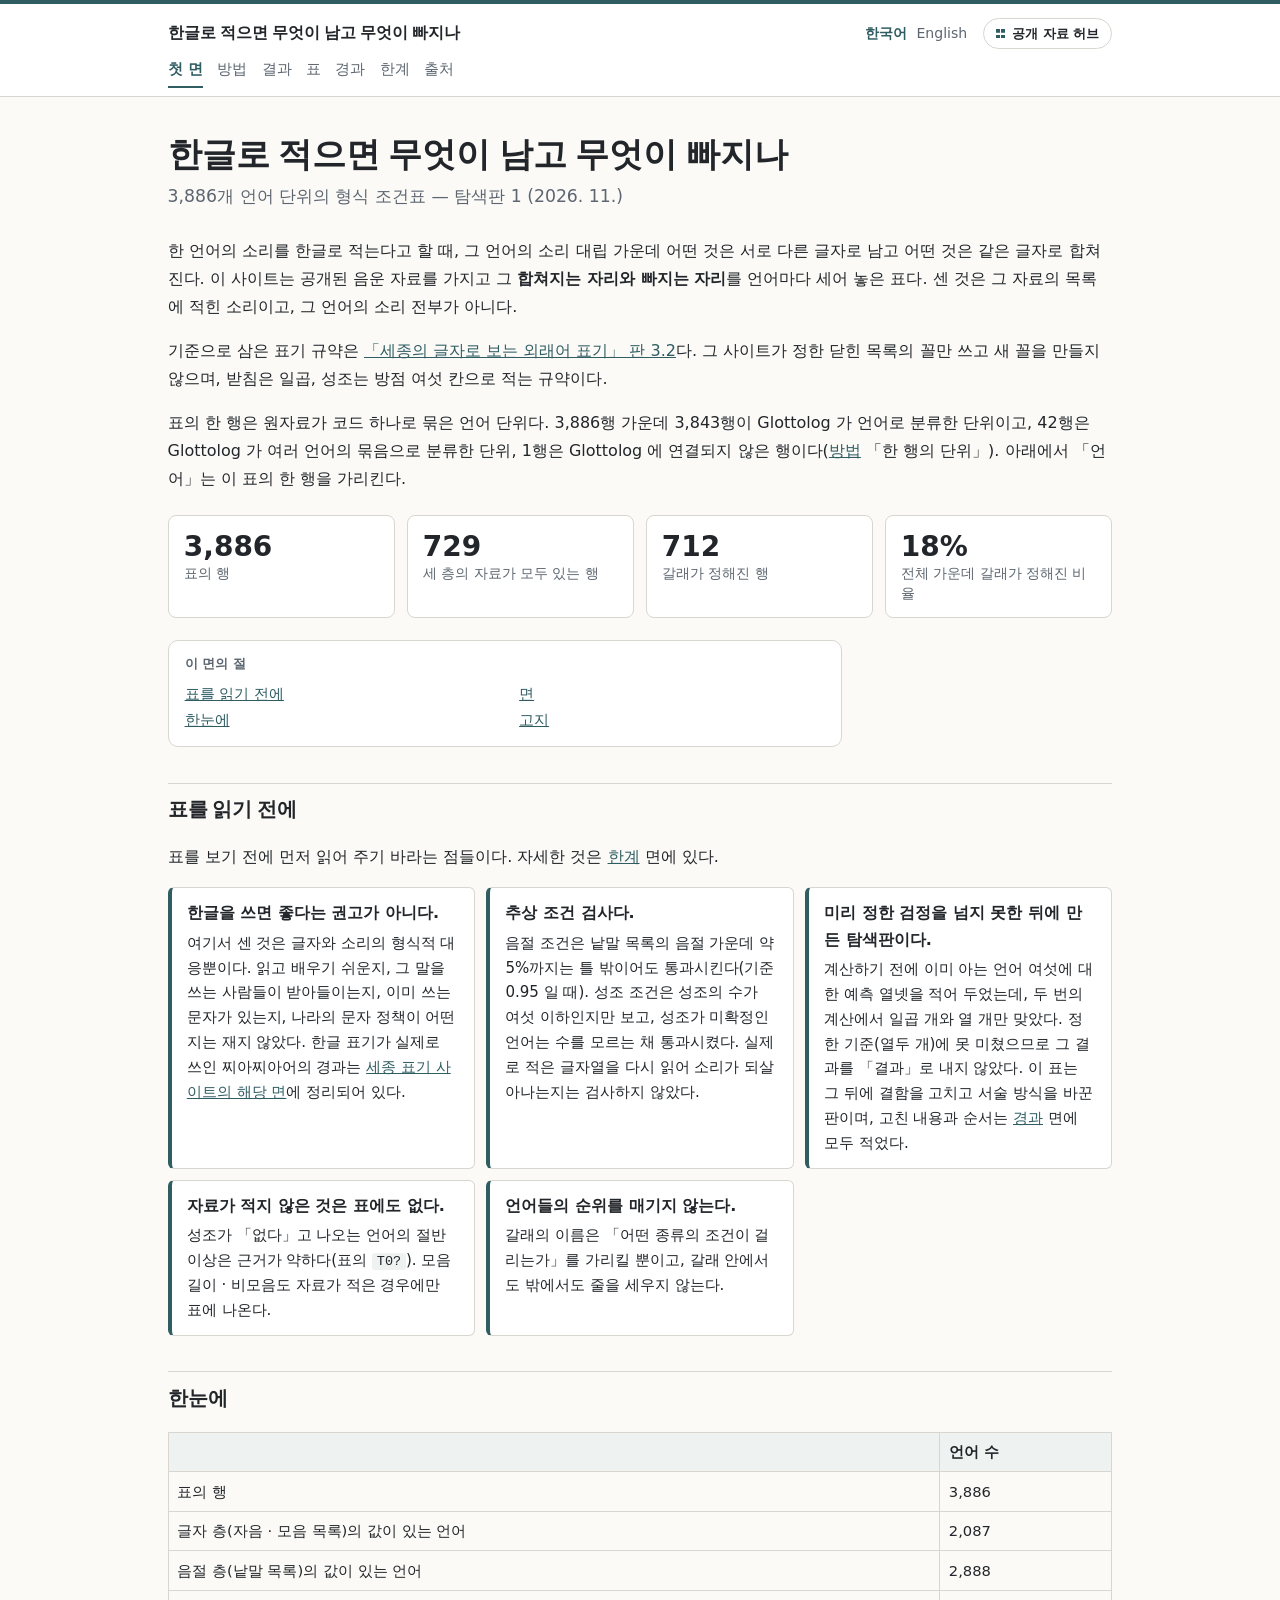
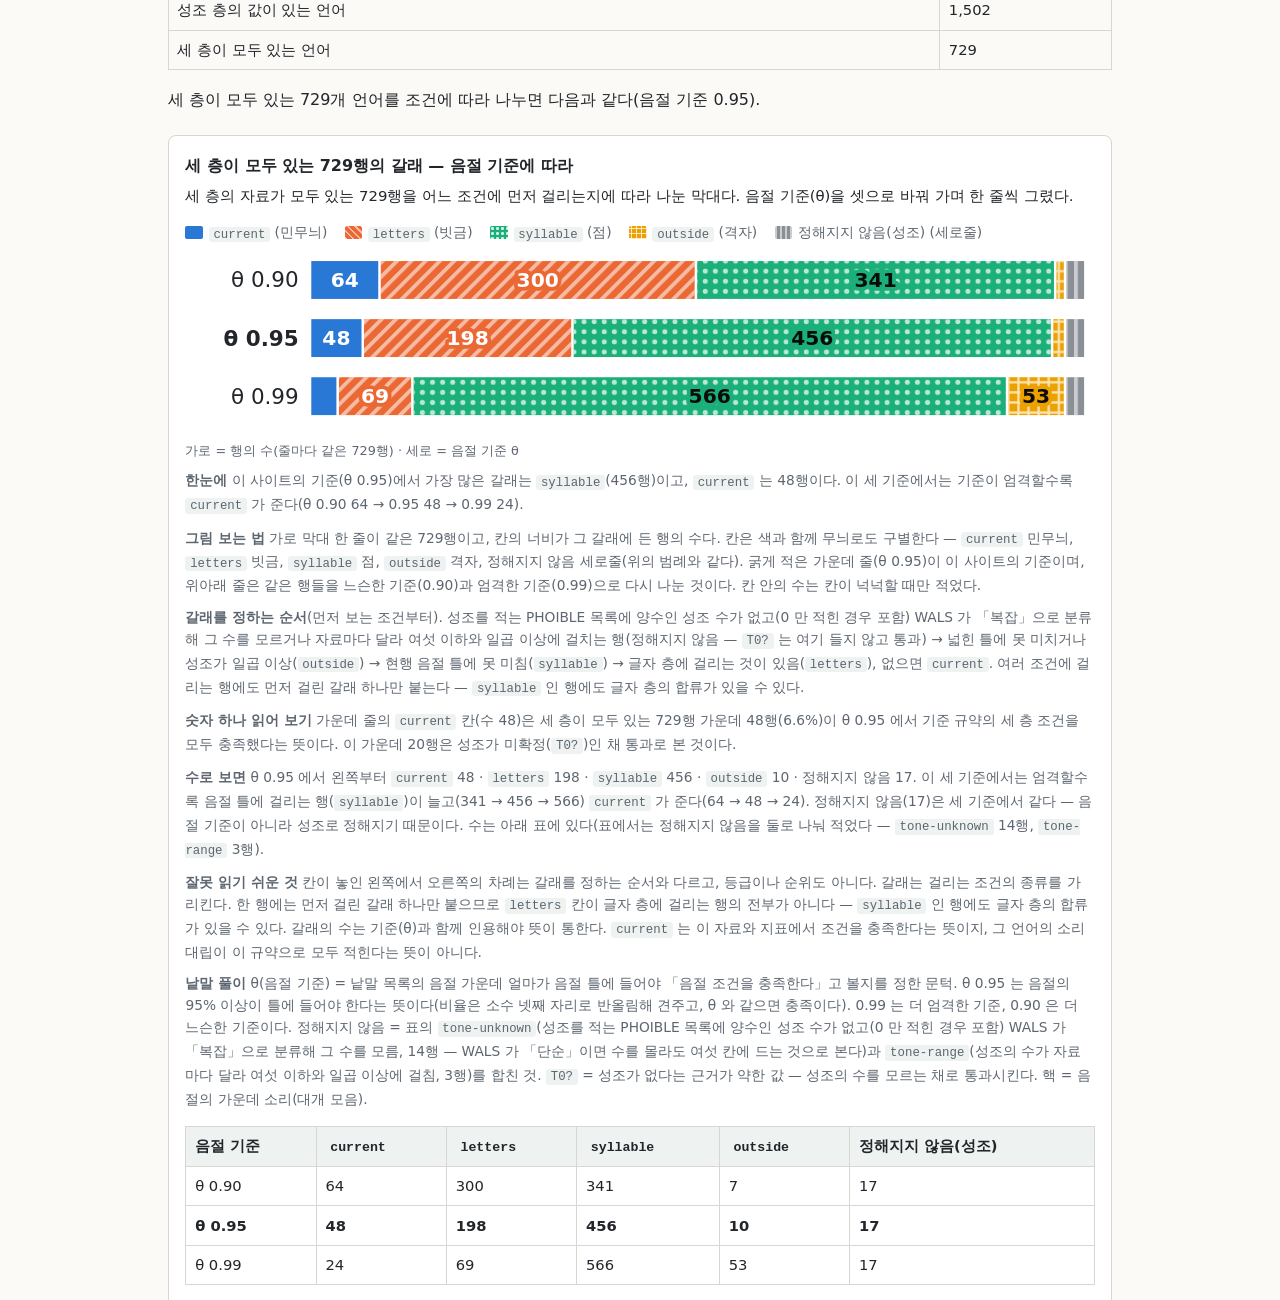
<file: docs/index.html>
<!DOCTYPE html><html lang="ko"><head><meta charset="utf-8"><meta name="viewport" content="width=device-width,initial-scale=1"><meta http-equiv="refresh" content="0; url=ko/index.html"><title>한글로 적으면 무엇이 남고 무엇이 빠지나 · What Hangul writes and what it misses</title></head><body><p><a href="ko/index.html">한국어</a> · <a href="en/index.html">English</a></p></body></html>
</file>
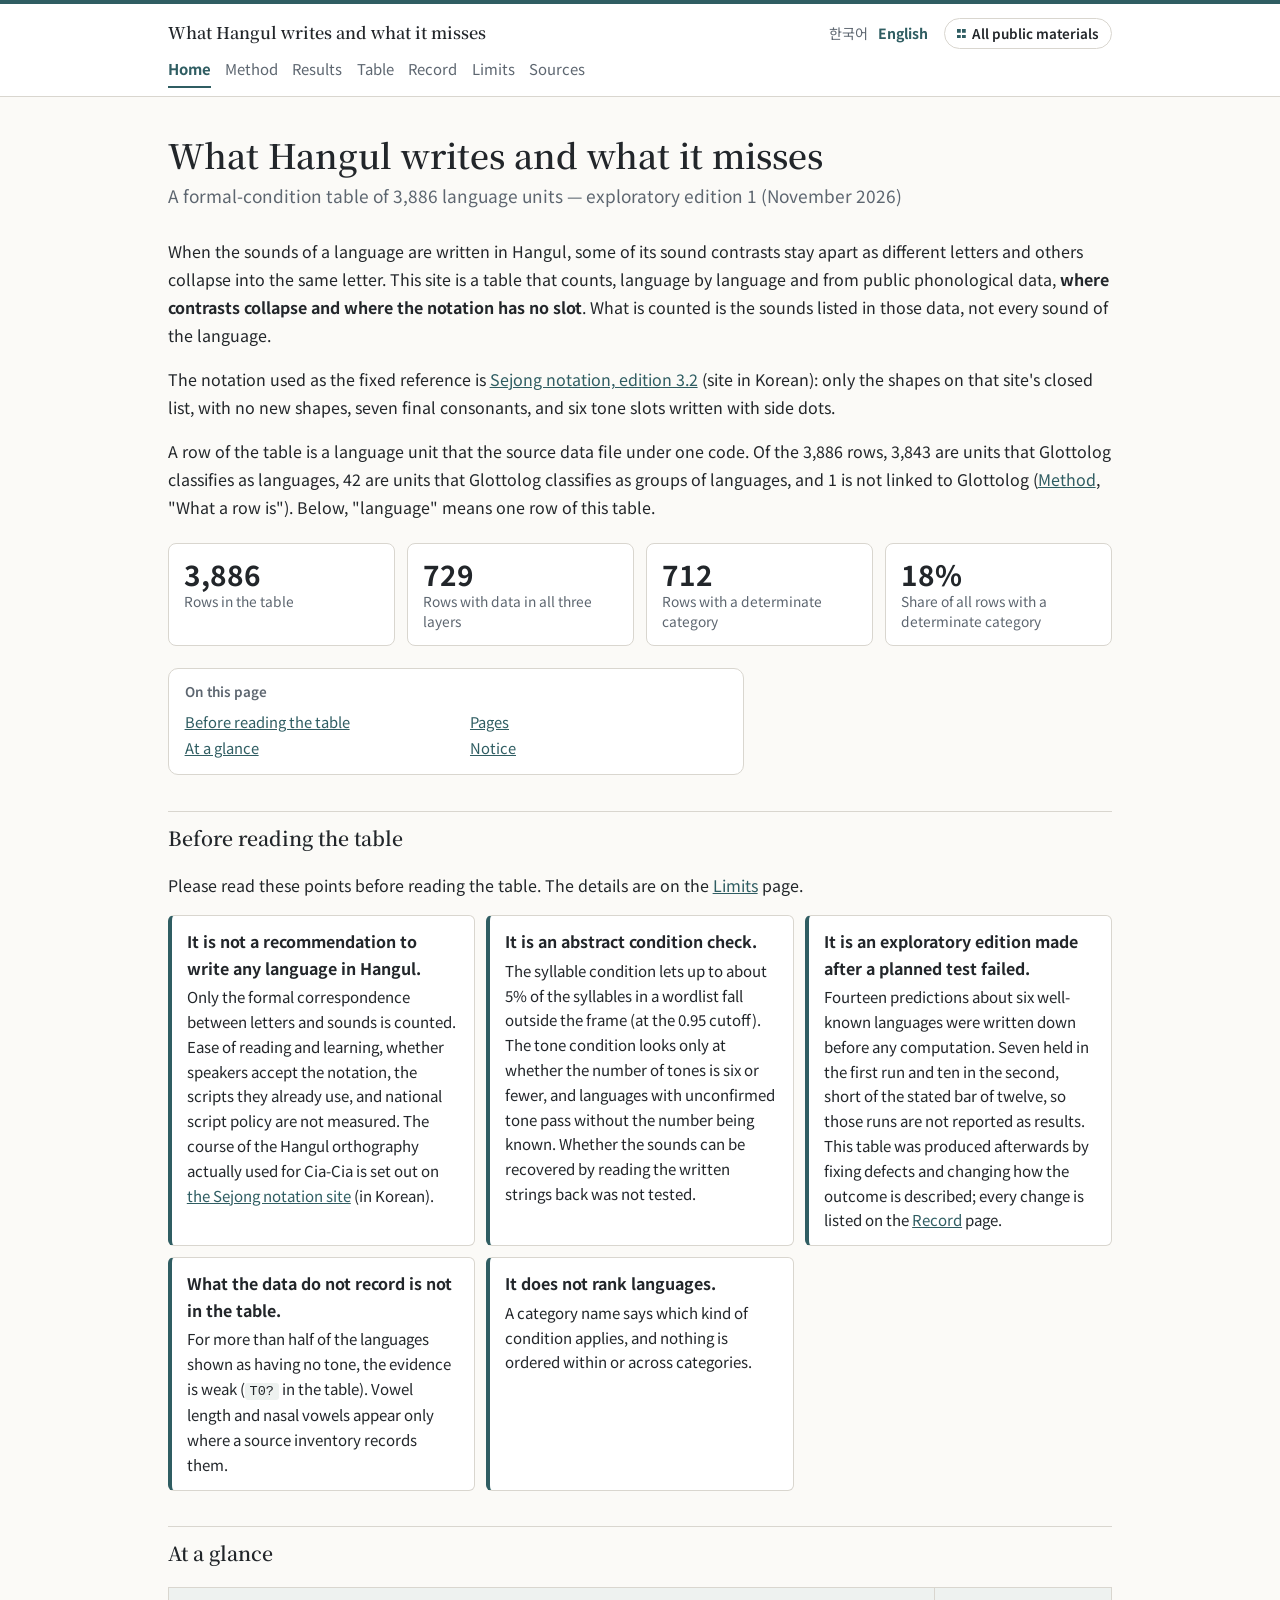
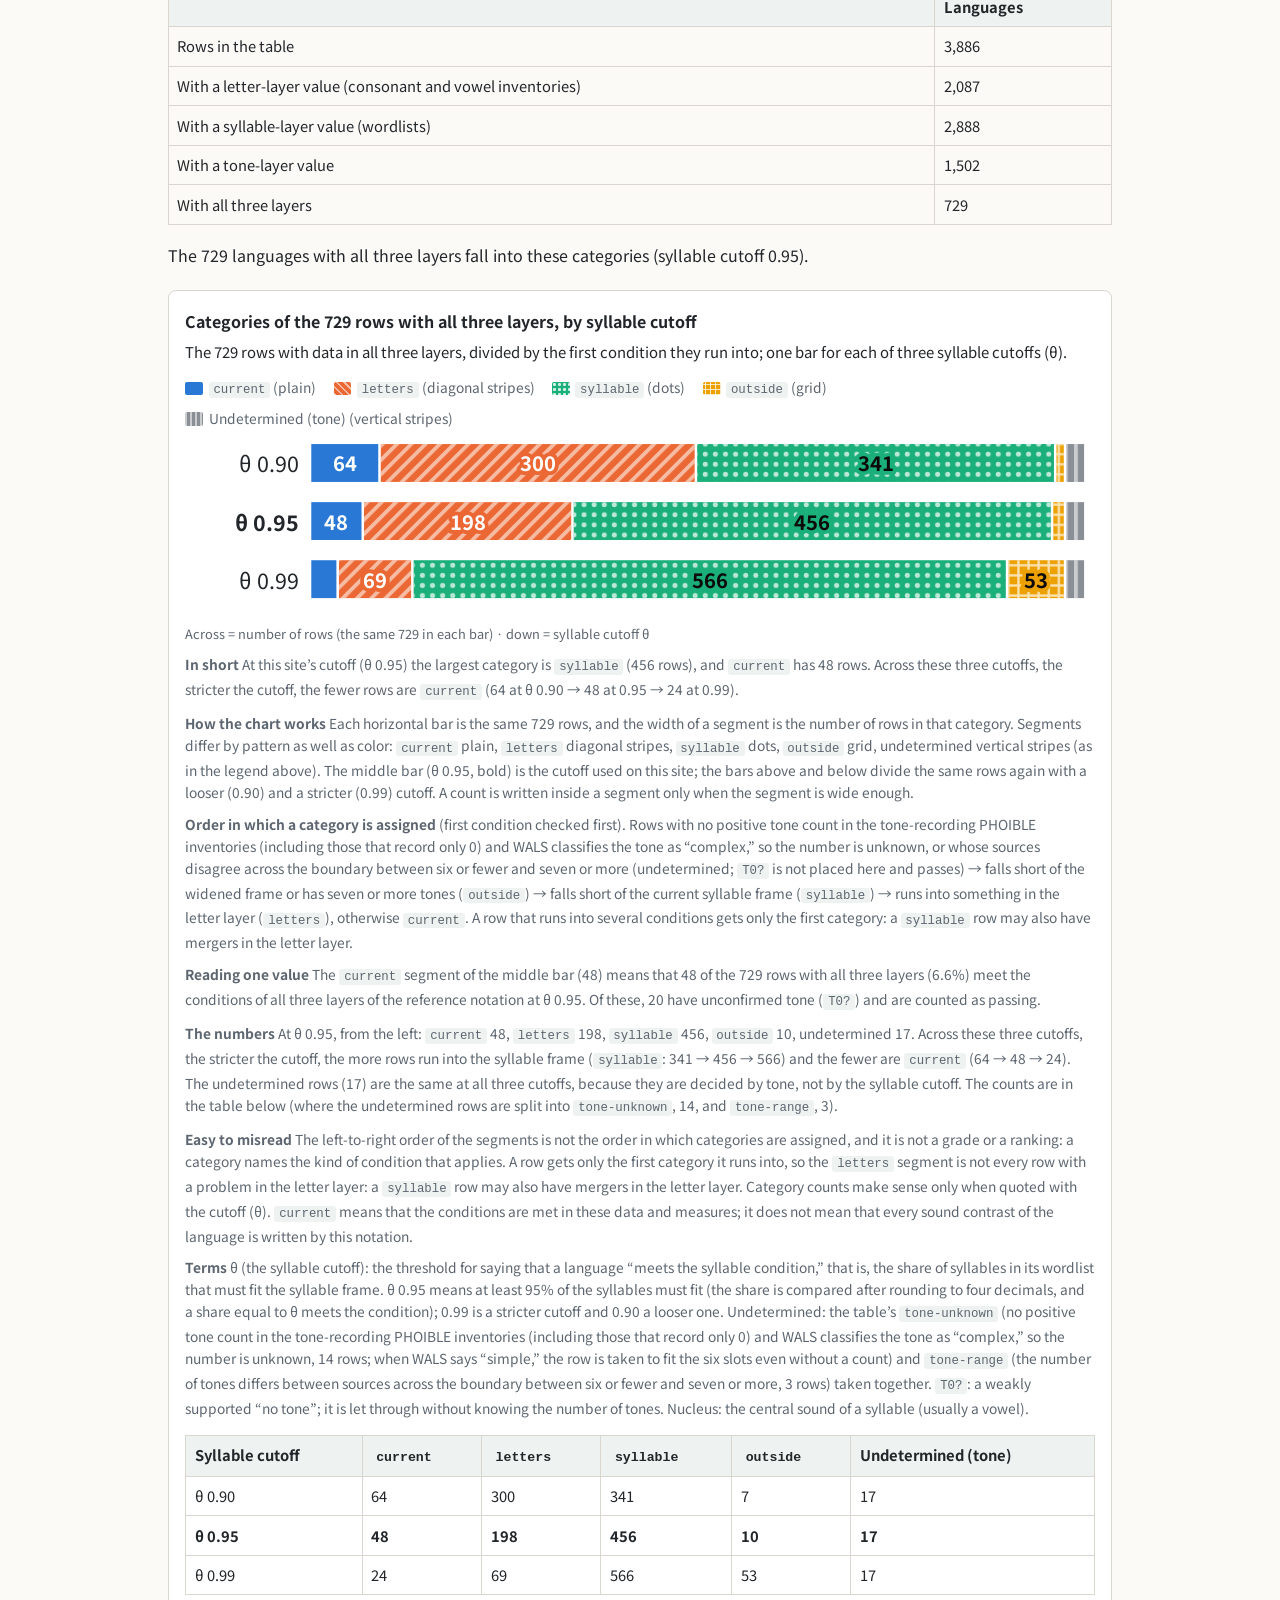
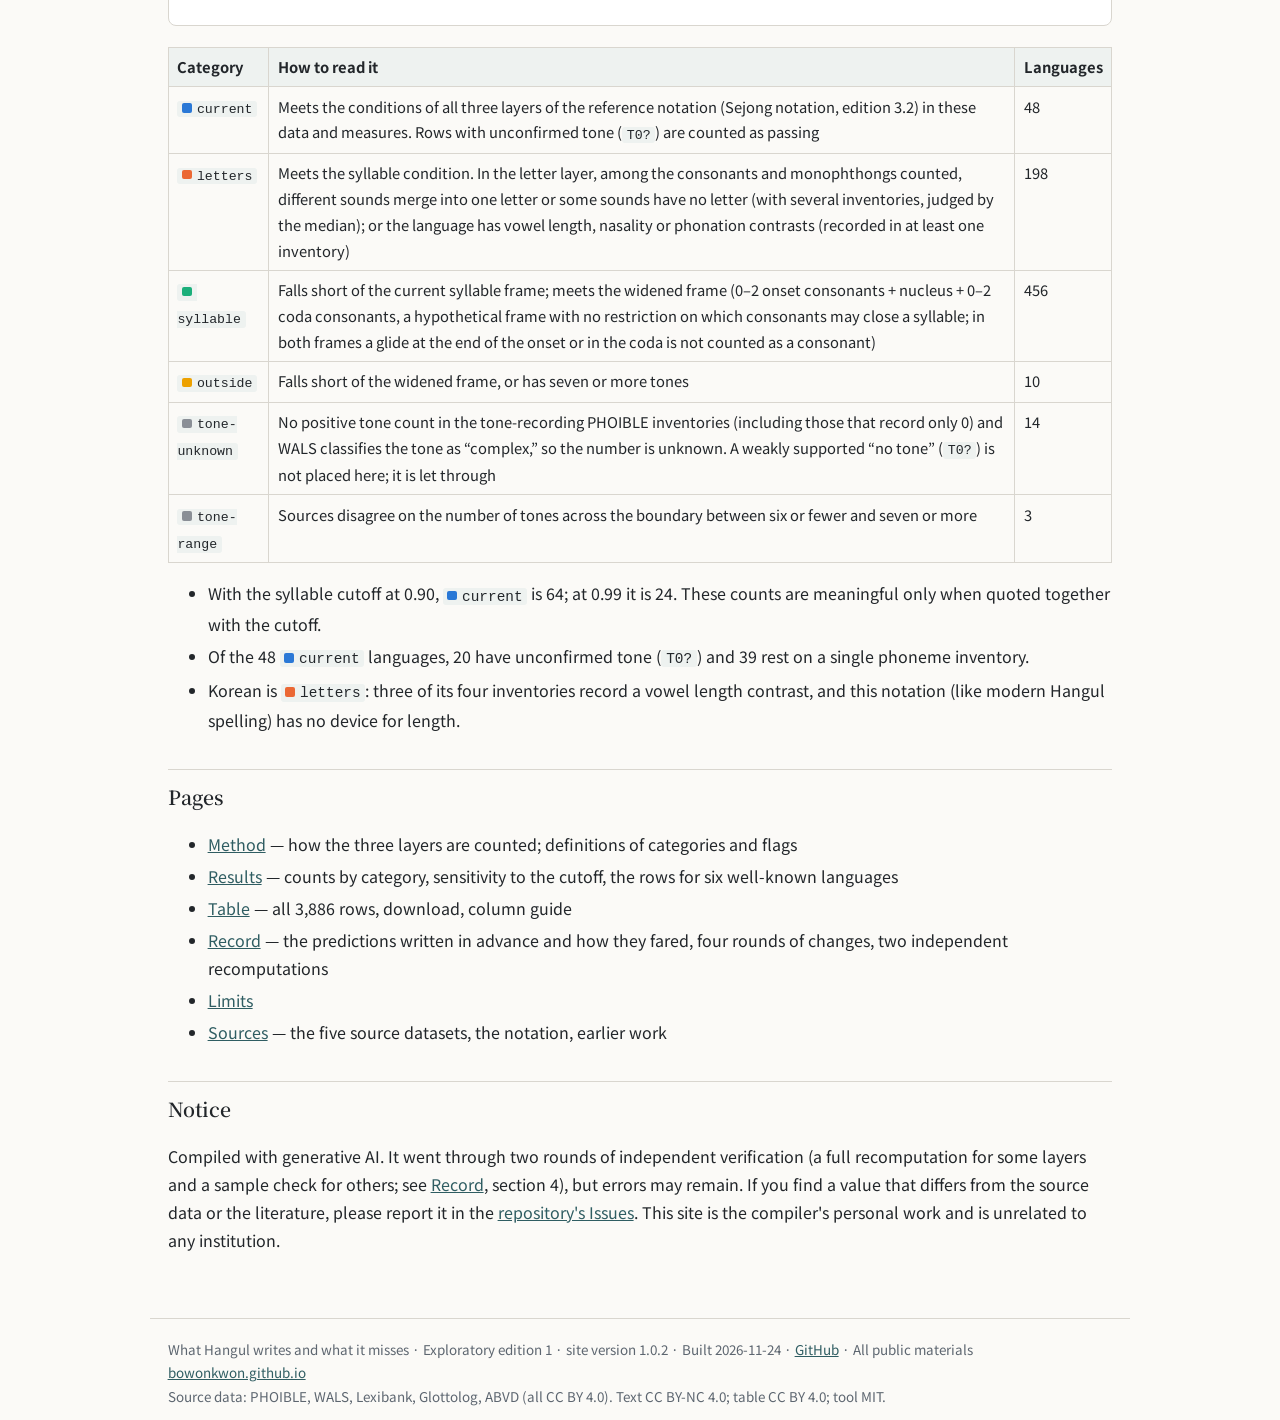
<file: docs/en/index.html>
<!DOCTYPE html><html lang="en"><head><meta charset="utf-8"><meta name="viewport" content="width=device-width,initial-scale=1"><title>What Hangul writes and what it misses</title><link rel="preconnect" href="https://fonts.googleapis.com"><link rel="preconnect" href="https://fonts.gstatic.com" crossorigin><link href="https://fonts.googleapis.com/css2?family=Noto+Sans+KR:wght@400;700&family=Noto+Serif+KR:wght@600&display=swap" rel="stylesheet"><link rel="stylesheet" href="../assets/style.css"></head><body class="p-index"><header><div class="top"><a class="site" href="index.html">What Hangul writes and what it misses</a><span class="lang"><a href="../ko/index.html">한국어</a><a href="../en/index.html" class="on">English</a><a class="hub" href="https://bowonkwon.github.io/en/">All public materials</a></span></div><nav><a href="index.html" class="on">Home</a><a href="method.html">Method</a><a href="results.html">Results</a><a href="table.html">Table</a><a href="record.html">Record</a><a href="limits.html">Limits</a><a href="sources.html">Sources</a></nav></header><main><h1>What Hangul writes and what it misses</h1><p class="sub">A formal-condition table of 3,886 language units — exploratory edition 1 (November 2026)</p><p>When the sounds of a language are written in Hangul, some of its sound contrasts stay apart as different letters and others collapse into the same letter. This site is a table that counts, language by language and from public phonological data, <strong>where contrasts collapse and where the notation has no slot</strong>. What is counted is the sounds listed in those data, not every sound of the language.</p>
<p>The notation used as the fixed reference is <a href="https://bowonkwon.github.io/Legal-Language-Handbooks/sejong/">Sejong notation, edition 3.2</a> (site in Korean): only the shapes on that site's closed list, with no new shapes, seven final consonants, and six tone slots written with side dots.</p>
<p>A row of the table is a language unit that the source data file under one code. Of the 3,886 rows, 3,843 are units that Glottolog classifies as languages, 42 are units that Glottolog classifies as groups of languages, and 1 is not linked to Glottolog (<a href="method.html">Method</a>, "What a row is"). Below, "language" means one row of this table.</p>
<div class="tiles"><div class="tile"><b>3,886</b><span>Rows in the table</span></div><div class="tile"><b>729</b><span>Rows with data in all three layers</span></div><div class="tile"><b>712</b><span>Rows with a determinate category</span></div><div class="tile"><b>18%</b><span>Share of all rows with a determinate category</span></div></div>
<nav class="toc" id="toc" aria-label="On this page"><b>On this page</b><ul><li><a href="#before-reading">Before reading the table</a></li><li><a href="#at-a-glance">At a glance</a></li><li><a href="#pages">Pages</a></li><li><a href="#notice">Notice</a></li></ul></nav><h2 id="before-reading">Before reading the table<a class="hx" href="#before-reading" aria-label="Link to the section ‘Before reading the table’">#</a></h2>
<p>Please read these points before reading the table. The details are on the <a href="limits.html">Limits</a> page.</p>
<ul class="cards">
<li><strong>It is not a recommendation to write any language in Hangul.</strong> Only the formal correspondence between letters and sounds is counted. Ease of reading and learning, whether speakers accept the notation, the scripts they already use, and national script policy are not measured. The course of the Hangul orthography actually used for Cia-Cia is set out on <a href="https://bowonkwon.github.io/Legal-Language-Handbooks/sejong/geokkuro.html">the Sejong notation site</a> (in Korean).</li>
<li><strong>It is an abstract condition check.</strong> The syllable condition lets up to about 5% of the syllables in a wordlist fall outside the frame (at the 0.95 cutoff). The tone condition looks only at whether the number of tones is six or fewer, and languages with unconfirmed tone pass without the number being known. Whether the sounds can be recovered by reading the written strings back was not tested.</li>
<li><strong>It is an exploratory edition made after a planned test failed.</strong> Fourteen predictions about six well-known languages were written down before any computation. Seven held in the first run and ten in the second, short of the stated bar of twelve, so those runs are not reported as results. This table was produced afterwards by fixing defects and changing how the outcome is described; every change is listed on the <a href="record.html">Record</a> page.</li>
<li><strong>What the data do not record is not in the table.</strong> For more than half of the languages shown as having no tone, the evidence is weak (<code>T0?</code> in the table). Vowel length and nasal vowels appear only where a source inventory records them.</li>
<li><strong>It does not rank languages.</strong> A category name says which kind of condition applies, and nothing is ordered within or across categories.</li>
</ul>
<h2 id="at-a-glance">At a glance<a class="hx" href="#at-a-glance" aria-label="Link to the section ‘At a glance’">#</a></h2>
<div class="tw"><table>
<thead>
<tr>
<th></th>
<th>Languages</th>
</tr>
</thead>
<tbody>
<tr>
<td>Rows in the table</td>
<td>3,886</td>
</tr>
<tr>
<td>With a letter-layer value (consonant and vowel inventories)</td>
<td>2,087</td>
</tr>
<tr>
<td>With a syllable-layer value (wordlists)</td>
<td>2,888</td>
</tr>
<tr>
<td>With a tone-layer value</td>
<td>1,502</td>
</tr>
<tr>
<td>With all three layers</td>
<td>729</td>
</tr>
</tbody>
</table></div>
<p>The 729 languages with all three layers fall into these categories (syllable cutoff 0.95).</p>
<div class="fig"><h3>Categories of the 729 rows with all three layers, by syllable cutoff</h3><p class="lead">The 729 rows with data in all three layers, divided by the first condition they run into; one bar for each of three syllable cutoffs (θ).</p><div class="legend"><span><i class="sw pt p-current" style="background-color:#2a78d6"></i><code>current</code> <span class="pn">(plain)</span></span><span><i class="sw pt p-letters" style="background-color:#eb6834"></i><code>letters</code> <span class="pn">(diagonal stripes)</span></span><span><i class="sw pt p-syllable" style="background-color:#1baf7a"></i><code>syllable</code> <span class="pn">(dots)</span></span><span><i class="sw pt p-outside" style="background-color:#eda100"></i><code>outside</code> <span class="pn">(grid)</span></span><span><i class="sw pt p-und" style="background-color:#8a8f96"></i>Undetermined (tone) <span class="pn">(vertical stripes)</span></span></div><svg class="cat" viewBox="0 0 720 142" role="img" aria-label="Categories of the 729 rows with all three layers, by syllable cutoff"><defs><pattern id="pt-letters-t" width="8" height="8" patternUnits="userSpaceOnUse" patternTransform="rotate(45)"><rect width="3" height="8" fill="#ffffff" fill-opacity=".55"/></pattern><pattern id="pt-syllable-t" width="8" height="8" patternUnits="userSpaceOnUse"><circle cx="4" cy="4" r="2" fill="#ffffff" fill-opacity=".7"/></pattern><pattern id="pt-outside-t" width="8" height="8" patternUnits="userSpaceOnUse"><path d="M0 4H8M4 0V8" stroke="#ffffff" stroke-opacity=".7" stroke-width="1.8"/></pattern><pattern id="pt-und-t" width="8" height="8" patternUnits="userSpaceOnUse"><rect width="3" height="8" fill="#ffffff" fill-opacity=".55"/></pattern></defs><text x="90" y="19.0" dominant-baseline="central" text-anchor="end" font-size="17" fill="#22262a">θ 0.90</text><rect x="100.000" y="4" width="53.026" height="30" fill="#2a78d6"><title>current: 64 (θ 0.90)</title></rect><text x="126.5" y="19.0" dominant-baseline="central" text-anchor="middle" font-size="16" font-weight="700" fill="#ffffff" stroke="#2a78d6" stroke-width="6" stroke-linejoin="round" paint-order="stroke" pointer-events="none">64</text><rect x="155.026" y="4" width="248.560" height="30" fill="#eb6834"><title>letters: 300 (θ 0.90)</title></rect><rect x="155.026" y="4" width="248.560" height="30" fill="url(#pt-letters-t)" pointer-events="none"/><text x="279.3" y="19.0" dominant-baseline="central" text-anchor="middle" font-size="16" font-weight="700" fill="#ffffff" stroke="#eb6834" stroke-width="6" stroke-linejoin="round" paint-order="stroke" pointer-events="none">300</text><rect x="405.586" y="4" width="282.529" height="30" fill="#1baf7a"><title>syllable: 341 (θ 0.90)</title></rect><rect x="405.586" y="4" width="282.529" height="30" fill="url(#pt-syllable-t)" pointer-events="none"/><text x="546.9" y="19.0" dominant-baseline="central" text-anchor="middle" font-size="16" font-weight="700" fill="#0b0b0b" stroke="#1baf7a" stroke-width="6" stroke-linejoin="round" paint-order="stroke" pointer-events="none">341</text><rect x="690.115" y="4" width="5.800" height="30" fill="#eda100"><title>outside: 7 (θ 0.90)</title></rect><rect x="690.115" y="4" width="5.800" height="30" fill="url(#pt-outside-t)" pointer-events="none"/><rect x="697.915" y="4" width="14.085" height="30" fill="#8a8f96"><title>Undetermined (tone): 17 (θ 0.90)</title></rect><rect x="697.915" y="4" width="14.085" height="30" fill="url(#pt-und-t)" pointer-events="none"/><text x="90" y="65.0" dominant-baseline="central" text-anchor="end" font-size="17" fill="#22262a" font-weight="700">θ 0.95</text><rect x="100.000" y="50" width="39.770" height="30" fill="#2a78d6"><title>current: 48 (θ 0.95)</title></rect><text x="119.9" y="65.0" dominant-baseline="central" text-anchor="middle" font-size="16" font-weight="700" fill="#ffffff" stroke="#2a78d6" stroke-width="6" stroke-linejoin="round" paint-order="stroke" pointer-events="none">48</text><rect x="141.770" y="50" width="164.049" height="30" fill="#eb6834"><title>letters: 198 (θ 0.95)</title></rect><rect x="141.770" y="50" width="164.049" height="30" fill="url(#pt-letters-t)" pointer-events="none"/><text x="223.8" y="65.0" dominant-baseline="central" text-anchor="middle" font-size="16" font-weight="700" fill="#ffffff" stroke="#eb6834" stroke-width="6" stroke-linejoin="round" paint-order="stroke" pointer-events="none">198</text><rect x="307.819" y="50" width="377.811" height="30" fill="#1baf7a"><title>syllable: 456 (θ 0.95)</title></rect><rect x="307.819" y="50" width="377.811" height="30" fill="url(#pt-syllable-t)" pointer-events="none"/><text x="496.7" y="65.0" dominant-baseline="central" text-anchor="middle" font-size="16" font-weight="700" fill="#0b0b0b" stroke="#1baf7a" stroke-width="6" stroke-linejoin="round" paint-order="stroke" pointer-events="none">456</text><rect x="687.630" y="50" width="8.285" height="30" fill="#eda100"><title>outside: 10 (θ 0.95)</title></rect><rect x="687.630" y="50" width="8.285" height="30" fill="url(#pt-outside-t)" pointer-events="none"/><rect x="697.915" y="50" width="14.085" height="30" fill="#8a8f96"><title>Undetermined (tone): 17 (θ 0.95)</title></rect><rect x="697.915" y="50" width="14.085" height="30" fill="url(#pt-und-t)" pointer-events="none"/><text x="90" y="111.0" dominant-baseline="central" text-anchor="end" font-size="17" fill="#22262a">θ 0.99</text><rect x="100.000" y="96" width="19.885" height="30" fill="#2a78d6"><title>current: 24 (θ 0.99)</title></rect><rect x="121.885" y="96" width="57.169" height="30" fill="#eb6834"><title>letters: 69 (θ 0.99)</title></rect><rect x="121.885" y="96" width="57.169" height="30" fill="url(#pt-letters-t)" pointer-events="none"/><text x="150.5" y="111.0" dominant-baseline="central" text-anchor="middle" font-size="16" font-weight="700" fill="#ffffff" stroke="#eb6834" stroke-width="6" stroke-linejoin="round" paint-order="stroke" pointer-events="none">69</text><rect x="181.053" y="96" width="468.949" height="30" fill="#1baf7a"><title>syllable: 566 (θ 0.99)</title></rect><rect x="181.053" y="96" width="468.949" height="30" fill="url(#pt-syllable-t)" pointer-events="none"/><text x="415.5" y="111.0" dominant-baseline="central" text-anchor="middle" font-size="16" font-weight="700" fill="#0b0b0b" stroke="#1baf7a" stroke-width="6" stroke-linejoin="round" paint-order="stroke" pointer-events="none">566</text><rect x="652.003" y="96" width="43.912" height="30" fill="#eda100"><title>outside: 53 (θ 0.99)</title></rect><rect x="652.003" y="96" width="43.912" height="30" fill="url(#pt-outside-t)" pointer-events="none"/><text x="674.0" y="111.0" dominant-baseline="central" text-anchor="middle" font-size="16" font-weight="700" fill="#0b0b0b" stroke="#eda100" stroke-width="6" stroke-linejoin="round" paint-order="stroke" pointer-events="none">53</text><rect x="697.915" y="96" width="14.085" height="30" fill="#8a8f96"><title>Undetermined (tone): 17 (θ 0.99)</title></rect><rect x="697.915" y="96" width="14.085" height="30" fill="url(#pt-und-t)" pointer-events="none"/></svg><p class="axis">Across = number of rows (the same 729 in each bar) · down = syllable cutoff θ</p><p class="cap"><strong>In short</strong> At this site’s cutoff (θ 0.95) the largest category is <code>syllable</code> (456 rows), and <code>current</code> has 48 rows. Across these three cutoffs, the stricter the cutoff, the fewer rows are <code>current</code> (64 at θ 0.90 → 48 at 0.95 → 24 at 0.99).</p><p class="cap"><strong>How the chart works</strong> Each horizontal bar is the same 729 rows, and the width of a segment is the number of rows in that category. Segments differ by pattern as well as color: <code>current</code> plain, <code>letters</code> diagonal stripes, <code>syllable</code> dots, <code>outside</code> grid, undetermined vertical stripes (as in the legend above). The middle bar (θ 0.95, bold) is the cutoff used on this site; the bars above and below divide the same rows again with a looser (0.90) and a stricter (0.99) cutoff. A count is written inside a segment only when the segment is wide enough.</p><p class="cap"><strong>Order in which a category is assigned</strong> (first condition checked first). Rows with no positive tone count in the tone-recording PHOIBLE inventories (including those that record only 0) and WALS classifies the tone as “complex,” so the number is unknown, or whose sources disagree across the boundary between six or fewer and seven or more (undetermined; <code>T0?</code> is not placed here and passes) → falls short of the widened frame or has seven or more tones (<code>outside</code>) → falls short of the current syllable frame (<code>syllable</code>) → runs into something in the letter layer (<code>letters</code>), otherwise <code>current</code>. A row that runs into several conditions gets only the first category: a <code>syllable</code> row may also have mergers in the letter layer.</p><p class="cap"><strong>Reading one value</strong> The <code>current</code> segment of the middle bar (48) means that 48 of the 729 rows with all three layers (6.6%) meet the conditions of all three layers of the reference notation at θ 0.95. Of these, 20 have unconfirmed tone (<code>T0?</code>) and are counted as passing.</p><p class="cap"><strong>The numbers</strong> At θ 0.95, from the left: <code>current</code> 48, <code>letters</code> 198, <code>syllable</code> 456, <code>outside</code> 10, undetermined 17. Across these three cutoffs, the stricter the cutoff, the more rows run into the syllable frame (<code>syllable</code>: 341 → 456 → 566) and the fewer are <code>current</code> (64 → 48 → 24). The undetermined rows (17) are the same at all three cutoffs, because they are decided by tone, not by the syllable cutoff. The counts are in the table below (where the undetermined rows are split into <code>tone-unknown</code>, 14, and <code>tone-range</code>, 3).</p><p class="cap"><strong>Easy to misread</strong> The left-to-right order of the segments is not the order in which categories are assigned, and it is not a grade or a ranking: a category names the kind of condition that applies. A row gets only the first category it runs into, so the <code>letters</code> segment is not every row with a problem in the letter layer: a <code>syllable</code> row may also have mergers in the letter layer. Category counts make sense only when quoted with the cutoff (θ). <code>current</code> means that the conditions are met in these data and measures; it does not mean that every sound contrast of the language is written by this notation.</p><p class="cap"><strong>Terms</strong> θ (the syllable cutoff): the threshold for saying that a language “meets the syllable condition,” that is, the share of syllables in its wordlist that must fit the syllable frame. θ 0.95 means at least 95% of the syllables must fit (the share is compared after rounding to four decimals, and a share equal to θ meets the condition); 0.99 is a stricter cutoff and 0.90 a looser one. Undetermined: the table’s <code>tone-unknown</code> (no positive tone count in the tone-recording PHOIBLE inventories (including those that record only 0) and WALS classifies the tone as “complex,” so the number is unknown, 14 rows; when WALS says “simple,” the row is taken to fit the six slots even without a count) and <code>tone-range</code> (the number of tones differs between sources across the boundary between six or fewer and seven or more, 3 rows) taken together. <code>T0?</code>: a weakly supported “no tone”; it is let through without knowing the number of tones. Nucleus: the central sound of a syllable (usually a vowel).</p><div class="tw"><table><thead><tr><th>Syllable cutoff</th><th><code>current</code></th><th><code>letters</code></th><th><code>syllable</code></th><th><code>outside</code></th><th>Undetermined (tone)</th></tr></thead><tbody><tr><td>θ 0.90</td><td>64</td><td>300</td><td>341</td><td>7</td><td>17</td></tr><tr><td><strong>θ 0.95</strong></td><td><strong>48</strong></td><td><strong>198</strong></td><td><strong>456</strong></td><td><strong>10</strong></td><td><strong>17</strong></td></tr><tr><td>θ 0.99</td><td>24</td><td>69</td><td>566</td><td>53</td><td>17</td></tr></tbody></table></div></div>
<div class="tw"><table>
<thead>
<tr>
<th>Category</th>
<th>How to read it</th>
<th>Languages</th>
</tr>
</thead>
<tbody>
<tr>
<td><code class="cat c-current">current</code></td>
<td>Meets the conditions of all three layers of the reference notation (Sejong notation, edition 3.2) in these data and measures. Rows with unconfirmed tone (<code>T0?</code>) are counted as passing</td>
<td>48</td>
</tr>
<tr>
<td><code class="cat c-letters">letters</code></td>
<td>Meets the syllable condition. In the letter layer, among the consonants and monophthongs counted, different sounds merge into one letter or some sounds have no letter (with several inventories, judged by the median); or the language has vowel length, nasality or phonation contrasts (recorded in at least one inventory)</td>
<td>198</td>
</tr>
<tr>
<td><code class="cat c-syllable">syllable</code></td>
<td>Falls short of the current syllable frame; meets the widened frame (0–2 onset consonants + nucleus + 0–2 coda consonants, a hypothetical frame with no restriction on which consonants may close a syllable; in both frames a glide at the end of the onset or in the coda is not counted as a consonant)</td>
<td>456</td>
</tr>
<tr>
<td><code class="cat c-outside">outside</code></td>
<td>Falls short of the widened frame, or has seven or more tones</td>
<td>10</td>
</tr>
<tr>
<td><code class="cat c-tone-unknown">tone-unknown</code></td>
<td>No positive tone count in the tone-recording PHOIBLE inventories (including those that record only 0) and WALS classifies the tone as “complex,” so the number is unknown. A weakly supported “no tone” (<code>T0?</code>) is not placed here; it is let through</td>
<td>14</td>
</tr>
<tr>
<td><code class="cat c-tone-range">tone-range</code></td>
<td>Sources disagree on the number of tones across the boundary between six or fewer and seven or more</td>
<td>3</td>
</tr>
</tbody>
</table></div>
<ul>
<li>With the syllable cutoff at 0.90, <code class="cat c-current">current</code> is 64; at 0.99 it is 24. These counts are meaningful only when quoted together with the cutoff.</li>
<li>Of the 48 <code class="cat c-current">current</code> languages, 20 have unconfirmed tone (<code>T0?</code>) and 39 rest on a single phoneme inventory.</li>
<li>Korean is <code class="cat c-letters">letters</code>: three of its four inventories record a vowel length contrast, and this notation (like modern Hangul spelling) has no device for length.</li>
</ul>
<h2 id="pages">Pages<a class="hx" href="#pages" aria-label="Link to the section ‘Pages’">#</a></h2>
<ul>
<li><a href="method.html">Method</a> — how the three layers are counted; definitions of categories and flags</li>
<li><a href="results.html">Results</a> — counts by category, sensitivity to the cutoff, the rows for six well-known languages</li>
<li><a href="table.html">Table</a> — all 3,886 rows, download, column guide</li>
<li><a href="record.html">Record</a> — the predictions written in advance and how they fared, four rounds of changes, two independent recomputations</li>
<li><a href="limits.html">Limits</a></li>
<li><a href="sources.html">Sources</a> — the five source datasets, the notation, earlier work</li>
</ul>
<h2 id="notice">Notice<a class="hx" href="#notice" aria-label="Link to the section ‘Notice’">#</a></h2>
<p>Compiled with generative AI. It went through two rounds of independent verification (a full recomputation for some layers and a sample check for others; see <a href="record.html">Record</a>, section 4), but errors may remain. If you find a value that differs from the source data or the literature, please report it in the <a href="https://github.com/BowonKwon/Hangul-Notation-Conditions/issues">repository's Issues</a>. This site is the compiler's personal work and is unrelated to any institution.</p><a class="totoc" href="#toc" aria-label="Back to the section list of this page">↑ Contents</a></main><footer>What Hangul writes and what it misses · Exploratory edition 1 · site version 1.0.2 · Built 2026-11-24 · <a href="https://github.com/BowonKwon/Hangul-Notation-Conditions">GitHub</a> · All public materials <a href="https://bowonkwon.github.io/en/">bowonkwon.github.io</a><br>Source data: PHOIBLE, WALS, Lexibank, Glottolog, ABVD (all CC BY 4.0). Text CC BY-NC 4.0; table CC BY 4.0; tool MIT.</footer><script src="../assets/nav.js"></script></body></html>
</file>
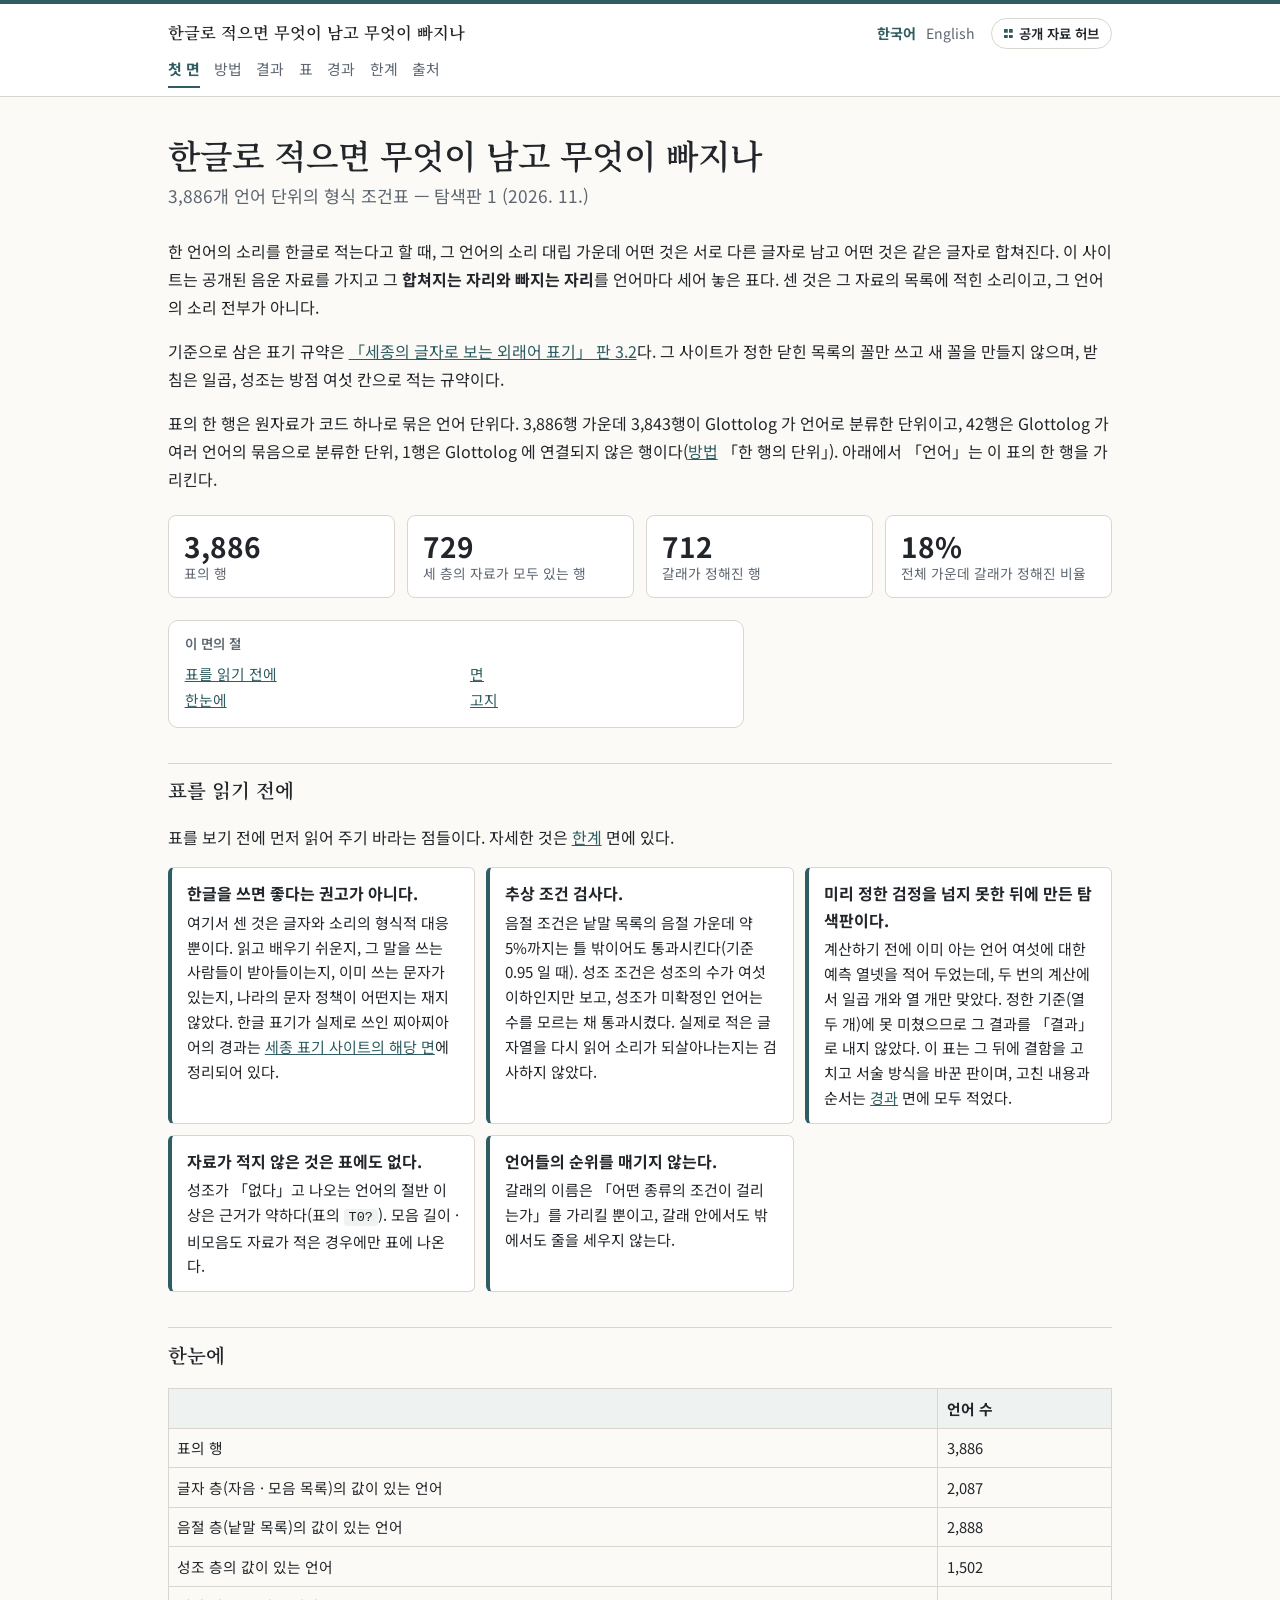
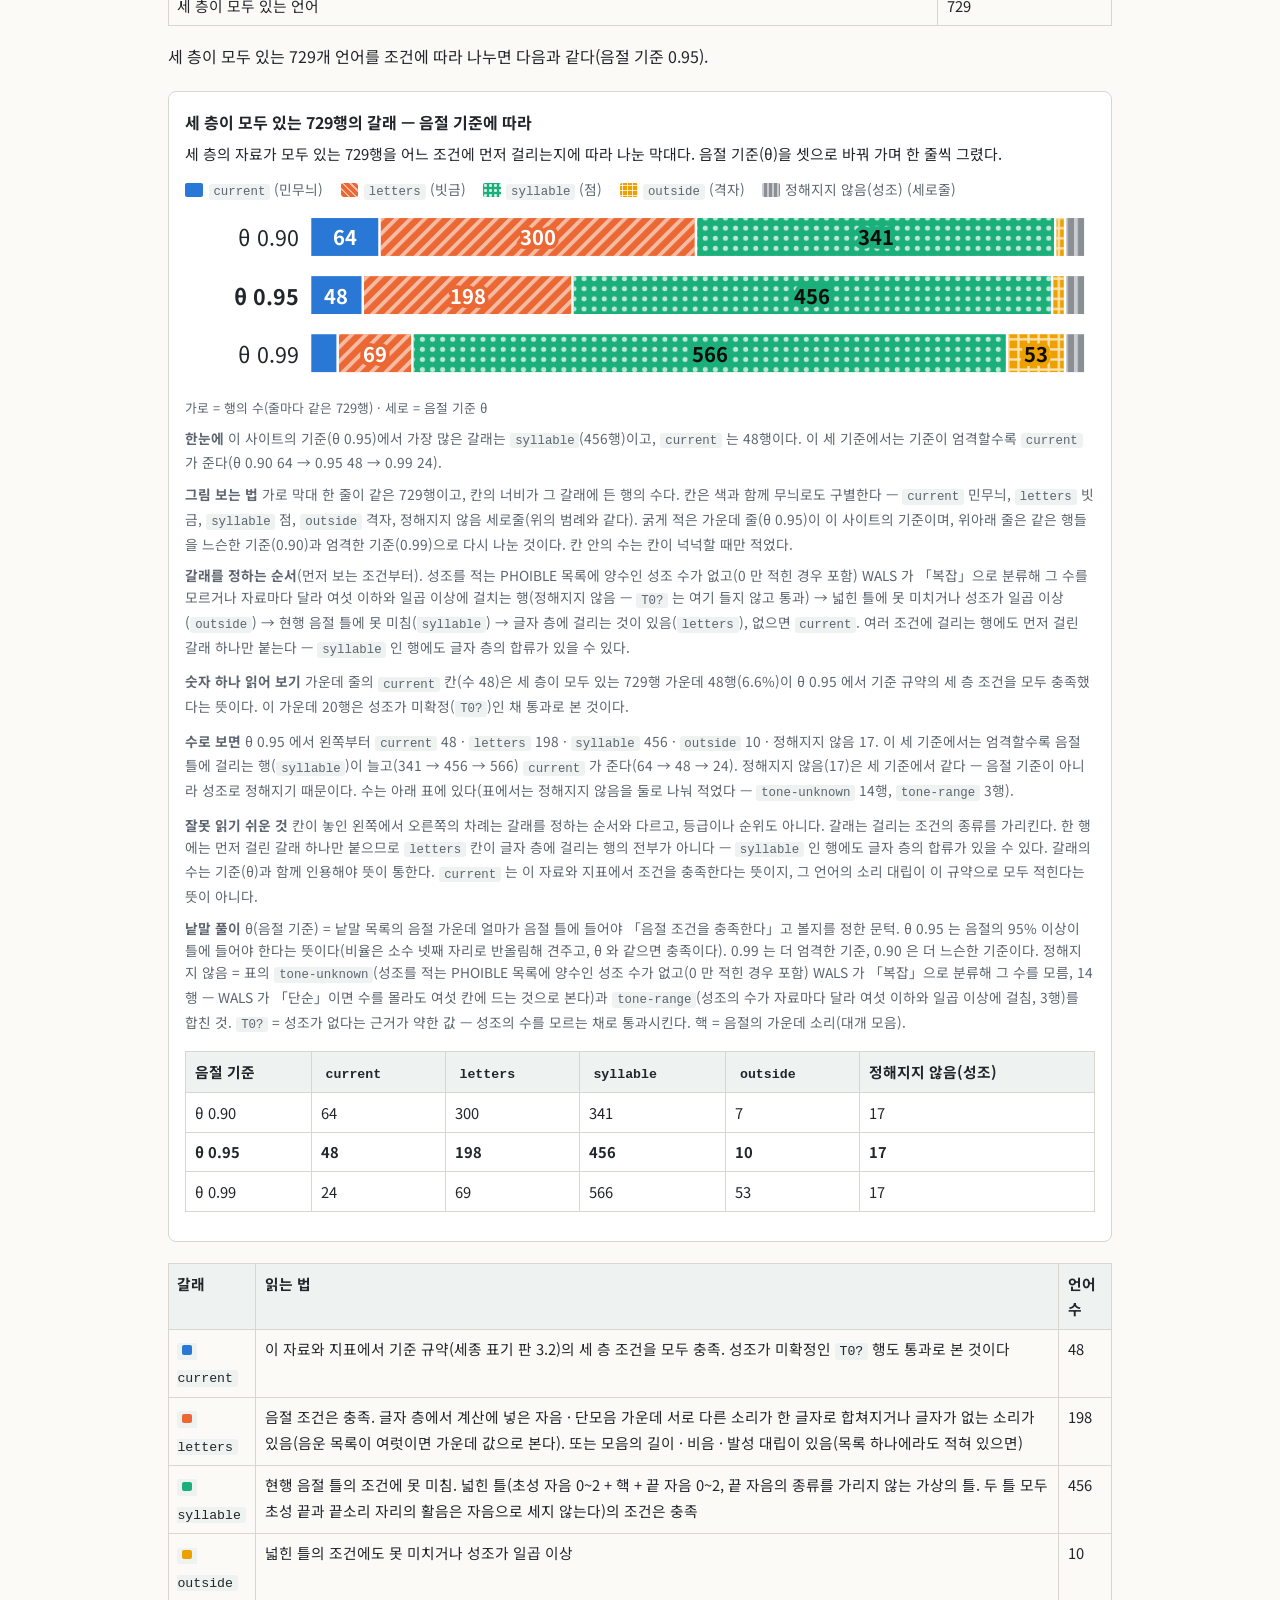
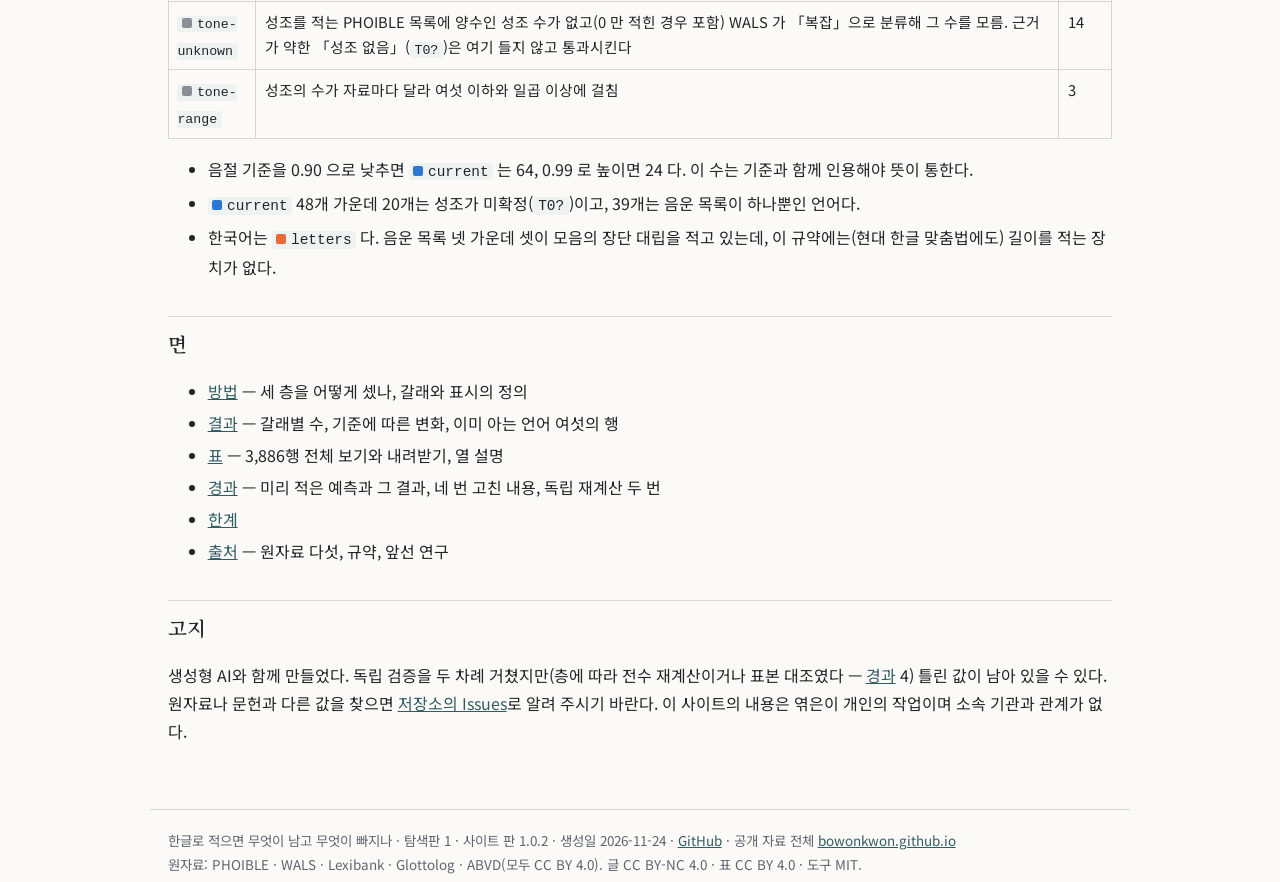
<file: docs/ko/index.html>
<!DOCTYPE html><html lang="ko"><head><meta charset="utf-8"><meta name="viewport" content="width=device-width,initial-scale=1"><title>한글로 적으면 무엇이 남고 무엇이 빠지나</title><link rel="preconnect" href="https://fonts.googleapis.com"><link rel="preconnect" href="https://fonts.gstatic.com" crossorigin><link href="https://fonts.googleapis.com/css2?family=Noto+Sans+KR:wght@400;700&family=Noto+Serif+KR:wght@600&display=swap" rel="stylesheet"><link rel="stylesheet" href="../assets/style.css"></head><body class="p-index"><header><div class="top"><a class="site" href="index.html">한글로 적으면 무엇이 남고 무엇이 빠지나</a><span class="lang"><a href="../ko/index.html" class="on">한국어</a><a href="../en/index.html">English</a><a class="hub" href="https://bowonkwon.github.io/">공개 자료 허브</a></span></div><nav><a href="index.html" class="on">첫 면</a><a href="method.html">방법</a><a href="results.html">결과</a><a href="table.html">표</a><a href="record.html">경과</a><a href="limits.html">한계</a><a href="sources.html">출처</a></nav></header><main><h1>한글로 적으면 무엇이 남고 무엇이 빠지나</h1><p class="sub">3,886개 언어 단위의 형식 조건표 — 탐색판 1 (2026. 11.)</p><p>한 언어의 소리를 한글로 적는다고 할 때, 그 언어의 소리 대립 가운데 어떤 것은 서로 다른 글자로 남고 어떤 것은 같은 글자로 합쳐진다. 이 사이트는 공개된 음운 자료를 가지고 그 <strong>합쳐지는 자리와 빠지는 자리</strong>를 언어마다 세어 놓은 표다. 센 것은 그 자료의 목록에 적힌 소리이고, 그 언어의 소리 전부가 아니다.</p>
<p>기준으로 삼은 표기 규약은 <a href="https://bowonkwon.github.io/Legal-Language-Handbooks/sejong/">「세종의 글자로 보는 외래어 표기」 판 3.2</a>다. 그 사이트가 정한 닫힌 목록의 꼴만 쓰고 새 꼴을 만들지 않으며, 받침은 일곱, 성조는 방점 여섯 칸으로 적는 규약이다.</p>
<p>표의 한 행은 원자료가 코드 하나로 묶은 언어 단위다. 3,886행 가운데 3,843행이 Glottolog 가 언어로 분류한 단위이고, 42행은 Glottolog 가 여러 언어의 묶음으로 분류한 단위, 1행은 Glottolog 에 연결되지 않은 행이다(<a href="method.html">방법</a> 「한 행의 단위」). 아래에서 「언어」는 이 표의 한 행을 가리킨다.</p>
<div class="tiles"><div class="tile"><b>3,886</b><span>표의 행</span></div><div class="tile"><b>729</b><span>세 층의 자료가 모두 있는 행</span></div><div class="tile"><b>712</b><span>갈래가 정해진 행</span></div><div class="tile"><b>18%</b><span>전체 가운데 갈래가 정해진 비율</span></div></div>
<nav class="toc" id="toc" aria-label="이 면의 절"><b>이 면의 절</b><ul><li><a href="#before-reading">표를 읽기 전에</a></li><li><a href="#at-a-glance">한눈에</a></li><li><a href="#pages">면</a></li><li><a href="#notice">고지</a></li></ul></nav><h2 id="before-reading">표를 읽기 전에<a class="hx" href="#before-reading" aria-label="‘표를 읽기 전에’ 절로 바로 가는 링크">#</a></h2>
<p>표를 보기 전에 먼저 읽어 주기 바라는 점들이다. 자세한 것은 <a href="limits.html">한계</a> 면에 있다.</p>
<ul class="cards">
<li><strong>한글을 쓰면 좋다는 권고가 아니다.</strong> 여기서 센 것은 글자와 소리의 형식적 대응뿐이다. 읽고 배우기 쉬운지, 그 말을 쓰는 사람들이 받아들이는지, 이미 쓰는 문자가 있는지, 나라의 문자 정책이 어떤지는 재지 않았다. 한글 표기가 실제로 쓰인 찌아찌아어의 경과는 <a href="https://bowonkwon.github.io/Legal-Language-Handbooks/sejong/geokkuro.html">세종 표기 사이트의 해당 면</a>에 정리되어 있다.</li>
<li><strong>추상 조건 검사다.</strong> 음절 조건은 낱말 목록의 음절 가운데 약 5%까지는 틀 밖이어도 통과시킨다(기준 0.95 일 때). 성조 조건은 성조의 수가 여섯 이하인지만 보고, 성조가 미확정인 언어는 수를 모르는 채 통과시켰다. 실제로 적은 글자열을 다시 읽어 소리가 되살아나는지는 검사하지 않았다.</li>
<li><strong>미리 정한 검정을 넘지 못한 뒤에 만든 탐색판이다.</strong> 계산하기 전에 이미 아는 언어 여섯에 대한 예측 열넷을 적어 두었는데, 두 번의 계산에서 일곱 개와 열 개만 맞았다. 정한 기준(열두 개)에 못 미쳤으므로 그 결과를 「결과」로 내지 않았다. 이 표는 그 뒤에 결함을 고치고 서술 방식을 바꾼 판이며, 고친 내용과 순서는 <a href="record.html">경과</a> 면에 모두 적었다.</li>
<li><strong>자료가 적지 않은 것은 표에도 없다.</strong> 성조가 「없다」고 나오는 언어의 절반 이상은 근거가 약하다(표의 <code>T0?</code>). 모음 길이 · 비모음도 자료가 적은 경우에만 표에 나온다.</li>
<li><strong>언어들의 순위를 매기지 않는다.</strong> 갈래의 이름은 「어떤 종류의 조건이 걸리는가」를 가리킬 뿐이고, 갈래 안에서도 밖에서도 줄을 세우지 않는다.</li>
</ul>
<h2 id="at-a-glance">한눈에<a class="hx" href="#at-a-glance" aria-label="‘한눈에’ 절로 바로 가는 링크">#</a></h2>
<div class="tw"><table>
<thead>
<tr>
<th></th>
<th>언어 수</th>
</tr>
</thead>
<tbody>
<tr>
<td>표의 행</td>
<td>3,886</td>
</tr>
<tr>
<td>글자 층(자음 · 모음 목록)의 값이 있는 언어</td>
<td>2,087</td>
</tr>
<tr>
<td>음절 층(낱말 목록)의 값이 있는 언어</td>
<td>2,888</td>
</tr>
<tr>
<td>성조 층의 값이 있는 언어</td>
<td>1,502</td>
</tr>
<tr>
<td>세 층이 모두 있는 언어</td>
<td>729</td>
</tr>
</tbody>
</table></div>
<p>세 층이 모두 있는 729개 언어를 조건에 따라 나누면 다음과 같다(음절 기준 0.95).</p>
<div class="fig"><h3>세 층이 모두 있는 729행의 갈래 — 음절 기준에 따라</h3><p class="lead">세 층의 자료가 모두 있는 729행을 어느 조건에 먼저 걸리는지에 따라 나눈 막대다. 음절 기준(θ)을 셋으로 바꿔 가며 한 줄씩 그렸다.</p><div class="legend"><span><i class="sw pt p-current" style="background-color:#2a78d6"></i><code>current</code> <span class="pn">(민무늬)</span></span><span><i class="sw pt p-letters" style="background-color:#eb6834"></i><code>letters</code> <span class="pn">(빗금)</span></span><span><i class="sw pt p-syllable" style="background-color:#1baf7a"></i><code>syllable</code> <span class="pn">(점)</span></span><span><i class="sw pt p-outside" style="background-color:#eda100"></i><code>outside</code> <span class="pn">(격자)</span></span><span><i class="sw pt p-und" style="background-color:#8a8f96"></i>정해지지 않음(성조) <span class="pn">(세로줄)</span></span></div><svg class="cat" viewBox="0 0 720 142" role="img" aria-label="세 층이 모두 있는 729행의 갈래 — 음절 기준에 따라"><defs><pattern id="pt-letters-t" width="8" height="8" patternUnits="userSpaceOnUse" patternTransform="rotate(45)"><rect width="3" height="8" fill="#ffffff" fill-opacity=".55"/></pattern><pattern id="pt-syllable-t" width="8" height="8" patternUnits="userSpaceOnUse"><circle cx="4" cy="4" r="2" fill="#ffffff" fill-opacity=".7"/></pattern><pattern id="pt-outside-t" width="8" height="8" patternUnits="userSpaceOnUse"><path d="M0 4H8M4 0V8" stroke="#ffffff" stroke-opacity=".7" stroke-width="1.8"/></pattern><pattern id="pt-und-t" width="8" height="8" patternUnits="userSpaceOnUse"><rect width="3" height="8" fill="#ffffff" fill-opacity=".55"/></pattern></defs><text x="90" y="19.0" dominant-baseline="central" text-anchor="end" font-size="17" fill="#22262a">θ 0.90</text><rect x="100.000" y="4" width="53.026" height="30" fill="#2a78d6"><title>current: 64 (θ 0.90)</title></rect><text x="126.5" y="19.0" dominant-baseline="central" text-anchor="middle" font-size="16" font-weight="700" fill="#ffffff" stroke="#2a78d6" stroke-width="6" stroke-linejoin="round" paint-order="stroke" pointer-events="none">64</text><rect x="155.026" y="4" width="248.560" height="30" fill="#eb6834"><title>letters: 300 (θ 0.90)</title></rect><rect x="155.026" y="4" width="248.560" height="30" fill="url(#pt-letters-t)" pointer-events="none"/><text x="279.3" y="19.0" dominant-baseline="central" text-anchor="middle" font-size="16" font-weight="700" fill="#ffffff" stroke="#eb6834" stroke-width="6" stroke-linejoin="round" paint-order="stroke" pointer-events="none">300</text><rect x="405.586" y="4" width="282.529" height="30" fill="#1baf7a"><title>syllable: 341 (θ 0.90)</title></rect><rect x="405.586" y="4" width="282.529" height="30" fill="url(#pt-syllable-t)" pointer-events="none"/><text x="546.9" y="19.0" dominant-baseline="central" text-anchor="middle" font-size="16" font-weight="700" fill="#0b0b0b" stroke="#1baf7a" stroke-width="6" stroke-linejoin="round" paint-order="stroke" pointer-events="none">341</text><rect x="690.115" y="4" width="5.800" height="30" fill="#eda100"><title>outside: 7 (θ 0.90)</title></rect><rect x="690.115" y="4" width="5.800" height="30" fill="url(#pt-outside-t)" pointer-events="none"/><rect x="697.915" y="4" width="14.085" height="30" fill="#8a8f96"><title>정해지지 않음(성조): 17 (θ 0.90)</title></rect><rect x="697.915" y="4" width="14.085" height="30" fill="url(#pt-und-t)" pointer-events="none"/><text x="90" y="65.0" dominant-baseline="central" text-anchor="end" font-size="17" fill="#22262a" font-weight="700">θ 0.95</text><rect x="100.000" y="50" width="39.770" height="30" fill="#2a78d6"><title>current: 48 (θ 0.95)</title></rect><text x="119.9" y="65.0" dominant-baseline="central" text-anchor="middle" font-size="16" font-weight="700" fill="#ffffff" stroke="#2a78d6" stroke-width="6" stroke-linejoin="round" paint-order="stroke" pointer-events="none">48</text><rect x="141.770" y="50" width="164.049" height="30" fill="#eb6834"><title>letters: 198 (θ 0.95)</title></rect><rect x="141.770" y="50" width="164.049" height="30" fill="url(#pt-letters-t)" pointer-events="none"/><text x="223.8" y="65.0" dominant-baseline="central" text-anchor="middle" font-size="16" font-weight="700" fill="#ffffff" stroke="#eb6834" stroke-width="6" stroke-linejoin="round" paint-order="stroke" pointer-events="none">198</text><rect x="307.819" y="50" width="377.811" height="30" fill="#1baf7a"><title>syllable: 456 (θ 0.95)</title></rect><rect x="307.819" y="50" width="377.811" height="30" fill="url(#pt-syllable-t)" pointer-events="none"/><text x="496.7" y="65.0" dominant-baseline="central" text-anchor="middle" font-size="16" font-weight="700" fill="#0b0b0b" stroke="#1baf7a" stroke-width="6" stroke-linejoin="round" paint-order="stroke" pointer-events="none">456</text><rect x="687.630" y="50" width="8.285" height="30" fill="#eda100"><title>outside: 10 (θ 0.95)</title></rect><rect x="687.630" y="50" width="8.285" height="30" fill="url(#pt-outside-t)" pointer-events="none"/><rect x="697.915" y="50" width="14.085" height="30" fill="#8a8f96"><title>정해지지 않음(성조): 17 (θ 0.95)</title></rect><rect x="697.915" y="50" width="14.085" height="30" fill="url(#pt-und-t)" pointer-events="none"/><text x="90" y="111.0" dominant-baseline="central" text-anchor="end" font-size="17" fill="#22262a">θ 0.99</text><rect x="100.000" y="96" width="19.885" height="30" fill="#2a78d6"><title>current: 24 (θ 0.99)</title></rect><rect x="121.885" y="96" width="57.169" height="30" fill="#eb6834"><title>letters: 69 (θ 0.99)</title></rect><rect x="121.885" y="96" width="57.169" height="30" fill="url(#pt-letters-t)" pointer-events="none"/><text x="150.5" y="111.0" dominant-baseline="central" text-anchor="middle" font-size="16" font-weight="700" fill="#ffffff" stroke="#eb6834" stroke-width="6" stroke-linejoin="round" paint-order="stroke" pointer-events="none">69</text><rect x="181.053" y="96" width="468.949" height="30" fill="#1baf7a"><title>syllable: 566 (θ 0.99)</title></rect><rect x="181.053" y="96" width="468.949" height="30" fill="url(#pt-syllable-t)" pointer-events="none"/><text x="415.5" y="111.0" dominant-baseline="central" text-anchor="middle" font-size="16" font-weight="700" fill="#0b0b0b" stroke="#1baf7a" stroke-width="6" stroke-linejoin="round" paint-order="stroke" pointer-events="none">566</text><rect x="652.003" y="96" width="43.912" height="30" fill="#eda100"><title>outside: 53 (θ 0.99)</title></rect><rect x="652.003" y="96" width="43.912" height="30" fill="url(#pt-outside-t)" pointer-events="none"/><text x="674.0" y="111.0" dominant-baseline="central" text-anchor="middle" font-size="16" font-weight="700" fill="#0b0b0b" stroke="#eda100" stroke-width="6" stroke-linejoin="round" paint-order="stroke" pointer-events="none">53</text><rect x="697.915" y="96" width="14.085" height="30" fill="#8a8f96"><title>정해지지 않음(성조): 17 (θ 0.99)</title></rect><rect x="697.915" y="96" width="14.085" height="30" fill="url(#pt-und-t)" pointer-events="none"/></svg><p class="axis">가로 = 행의 수(줄마다 같은 729행) · 세로 = 음절 기준 θ</p><p class="cap"><strong>한눈에</strong> 이 사이트의 기준(θ 0.95)에서 가장 많은 갈래는 <code>syllable</code>(456행)이고, <code>current</code> 는 48행이다. 이 세 기준에서는 기준이 엄격할수록 <code>current</code> 가 준다(θ 0.90 64 → 0.95 48 → 0.99 24).</p><p class="cap"><strong>그림 보는 법</strong> 가로 막대 한 줄이 같은 729행이고, 칸의 너비가 그 갈래에 든 행의 수다. 칸은 색과 함께 무늬로도 구별한다 — <code>current</code> 민무늬, <code>letters</code> 빗금, <code>syllable</code> 점, <code>outside</code> 격자, 정해지지 않음 세로줄(위의 범례와 같다). 굵게 적은 가운데 줄(θ 0.95)이 이 사이트의 기준이며, 위아래 줄은 같은 행들을 느슨한 기준(0.90)과 엄격한 기준(0.99)으로 다시 나눈 것이다. 칸 안의 수는 칸이 넉넉할 때만 적었다.</p><p class="cap"><strong>갈래를 정하는 순서</strong>(먼저 보는 조건부터). 성조를 적는 PHOIBLE 목록에 양수인 성조 수가 없고(0 만 적힌 경우 포함) WALS 가 「복잡」으로 분류해 그 수를 모르거나 자료마다 달라 여섯 이하와 일곱 이상에 걸치는 행(정해지지 않음 — <code>T0?</code> 는 여기 들지 않고 통과) → 넓힌 틀에 못 미치거나 성조가 일곱 이상(<code>outside</code>) → 현행 음절 틀에 못 미침(<code>syllable</code>) → 글자 층에 걸리는 것이 있음(<code>letters</code>), 없으면 <code>current</code>. 여러 조건에 걸리는 행에도 먼저 걸린 갈래 하나만 붙는다 — <code>syllable</code> 인 행에도 글자 층의 합류가 있을 수 있다.</p><p class="cap"><strong>숫자 하나 읽어 보기</strong> 가운데 줄의 <code>current</code> 칸(수 48)은 세 층이 모두 있는 729행 가운데 48행(6.6%)이 θ 0.95 에서 기준 규약의 세 층 조건을 모두 충족했다는 뜻이다. 이 가운데 20행은 성조가 미확정(<code>T0?</code>)인 채 통과로 본 것이다.</p><p class="cap"><strong>수로 보면</strong> θ 0.95 에서 왼쪽부터 <code>current</code> 48 · <code>letters</code> 198 · <code>syllable</code> 456 · <code>outside</code> 10 · 정해지지 않음 17. 이 세 기준에서는 엄격할수록 음절 틀에 걸리는 행(<code>syllable</code>)이 늘고(341 → 456 → 566) <code>current</code> 가 준다(64 → 48 → 24). 정해지지 않음(17)은 세 기준에서 같다 — 음절 기준이 아니라 성조로 정해지기 때문이다. 수는 아래 표에 있다(표에서는 정해지지 않음을 둘로 나눠 적었다 — <code>tone-unknown</code> 14행, <code>tone-range</code> 3행).</p><p class="cap"><strong>잘못 읽기 쉬운 것</strong> 칸이 놓인 왼쪽에서 오른쪽의 차례는 갈래를 정하는 순서와 다르고, 등급이나 순위도 아니다. 갈래는 걸리는 조건의 종류를 가리킨다. 한 행에는 먼저 걸린 갈래 하나만 붙으므로 <code>letters</code> 칸이 글자 층에 걸리는 행의 전부가 아니다 — <code>syllable</code> 인 행에도 글자 층의 합류가 있을 수 있다. 갈래의 수는 기준(θ)과 함께 인용해야 뜻이 통한다. <code>current</code> 는 이 자료와 지표에서 조건을 충족한다는 뜻이지, 그 언어의 소리 대립이 이 규약으로 모두 적힌다는 뜻이 아니다.</p><p class="cap"><strong>낱말 풀이</strong> θ(음절 기준) = 낱말 목록의 음절 가운데 얼마가 음절 틀에 들어야 「음절 조건을 충족한다」고 볼지를 정한 문턱. θ 0.95 는 음절의 95% 이상이 틀에 들어야 한다는 뜻이다(비율은 소수 넷째 자리로 반올림해 견주고, θ 와 같으면 충족이다). 0.99 는 더 엄격한 기준, 0.90 은 더 느슨한 기준이다. 정해지지 않음 = 표의 <code>tone-unknown</code>(성조를 적는 PHOIBLE 목록에 양수인 성조 수가 없고(0 만 적힌 경우 포함) WALS 가 「복잡」으로 분류해 그 수를 모름, 14행 — WALS 가 「단순」이면 수를 몰라도 여섯 칸에 드는 것으로 본다)과 <code>tone-range</code>(성조의 수가 자료마다 달라 여섯 이하와 일곱 이상에 걸침, 3행)를 합친 것. <code>T0?</code> = 성조가 없다는 근거가 약한 값 — 성조의 수를 모르는 채로 통과시킨다. 핵 = 음절의 가운데 소리(대개 모음).</p><div class="tw"><table><thead><tr><th>음절 기준</th><th><code>current</code></th><th><code>letters</code></th><th><code>syllable</code></th><th><code>outside</code></th><th>정해지지 않음(성조)</th></tr></thead><tbody><tr><td>θ 0.90</td><td>64</td><td>300</td><td>341</td><td>7</td><td>17</td></tr><tr><td><strong>θ 0.95</strong></td><td><strong>48</strong></td><td><strong>198</strong></td><td><strong>456</strong></td><td><strong>10</strong></td><td><strong>17</strong></td></tr><tr><td>θ 0.99</td><td>24</td><td>69</td><td>566</td><td>53</td><td>17</td></tr></tbody></table></div></div>
<div class="tw"><table>
<thead>
<tr>
<th>갈래</th>
<th>읽는 법</th>
<th>언어 수</th>
</tr>
</thead>
<tbody>
<tr>
<td><code class="cat c-current">current</code></td>
<td>이 자료와 지표에서 기준 규약(세종 표기 판 3.2)의 세 층 조건을 모두 충족. 성조가 미확정인 <code>T0?</code> 행도 통과로 본 것이다</td>
<td>48</td>
</tr>
<tr>
<td><code class="cat c-letters">letters</code></td>
<td>음절 조건은 충족. 글자 층에서 계산에 넣은 자음 · 단모음 가운데 서로 다른 소리가 한 글자로 합쳐지거나 글자가 없는 소리가 있음(음운 목록이 여럿이면 가운데 값으로 본다). 또는 모음의 길이 · 비음 · 발성 대립이 있음(목록 하나에라도 적혀 있으면)</td>
<td>198</td>
</tr>
<tr>
<td><code class="cat c-syllable">syllable</code></td>
<td>현행 음절 틀의 조건에 못 미침. 넓힌 틀(초성 자음 0~2 + 핵 + 끝 자음 0~2, 끝 자음의 종류를 가리지 않는 가상의 틀. 두 틀 모두 초성 끝과 끝소리 자리의 활음은 자음으로 세지 않는다)의 조건은 충족</td>
<td>456</td>
</tr>
<tr>
<td><code class="cat c-outside">outside</code></td>
<td>넓힌 틀의 조건에도 못 미치거나 성조가 일곱 이상</td>
<td>10</td>
</tr>
<tr>
<td><code class="cat c-tone-unknown">tone-unknown</code></td>
<td>성조를 적는 PHOIBLE 목록에 양수인 성조 수가 없고(0 만 적힌 경우 포함) WALS 가 「복잡」으로 분류해 그 수를 모름. 근거가 약한 「성조 없음」(<code>T0?</code>)은 여기 들지 않고 통과시킨다</td>
<td>14</td>
</tr>
<tr>
<td><code class="cat c-tone-range">tone-range</code></td>
<td>성조의 수가 자료마다 달라 여섯 이하와 일곱 이상에 걸침</td>
<td>3</td>
</tr>
</tbody>
</table></div>
<ul>
<li>음절 기준을 0.90 으로 낮추면 <code class="cat c-current">current</code> 는 64, 0.99 로 높이면 24 다. 이 수는 기준과 함께 인용해야 뜻이 통한다.</li>
<li><code class="cat c-current">current</code> 48개 가운데 20개는 성조가 미확정(<code>T0?</code>)이고, 39개는 음운 목록이 하나뿐인 언어다.</li>
<li>한국어는 <code class="cat c-letters">letters</code> 다. 음운 목록 넷 가운데 셋이 모음의 장단 대립을 적고 있는데, 이 규약에는(현대 한글 맞춤법에도) 길이를 적는 장치가 없다.</li>
</ul>
<h2 id="pages">면<a class="hx" href="#pages" aria-label="‘면’ 절로 바로 가는 링크">#</a></h2>
<ul>
<li><a href="method.html">방법</a> — 세 층을 어떻게 셌나, 갈래와 표시의 정의</li>
<li><a href="results.html">결과</a> — 갈래별 수, 기준에 따른 변화, 이미 아는 언어 여섯의 행</li>
<li><a href="table.html">표</a> — 3,886행 전체 보기와 내려받기, 열 설명</li>
<li><a href="record.html">경과</a> — 미리 적은 예측과 그 결과, 네 번 고친 내용, 독립 재계산 두 번</li>
<li><a href="limits.html">한계</a></li>
<li><a href="sources.html">출처</a> — 원자료 다섯, 규약, 앞선 연구</li>
</ul>
<h2 id="notice">고지<a class="hx" href="#notice" aria-label="‘고지’ 절로 바로 가는 링크">#</a></h2>
<p>생성형 AI와 함께 만들었다. 독립 검증을 두 차례 거쳤지만(층에 따라 전수 재계산이거나 표본 대조였다 — <a href="record.html">경과</a> 4) 틀린 값이 남아 있을 수 있다. 원자료나 문헌과 다른 값을 찾으면 <a href="https://github.com/BowonKwon/Hangul-Notation-Conditions/issues">저장소의 Issues</a>로 알려 주시기 바란다. 이 사이트의 내용은 엮은이 개인의 작업이며 소속 기관과 관계가 없다.</p><a class="totoc" href="#toc" aria-label="이 면의 절 목록으로">↑ 목차</a></main><footer>한글로 적으면 무엇이 남고 무엇이 빠지나 · 탐색판 1 · 사이트 판 1.0.2 · 생성일 2026-11-24 · <a href="https://github.com/BowonKwon/Hangul-Notation-Conditions">GitHub</a> · 공개 자료 전체 <a href="https://bowonkwon.github.io/">bowonkwon.github.io</a><br>원자료: PHOIBLE · WALS · Lexibank · Glottolog · ABVD(모두 CC BY 4.0). 글 CC BY-NC 4.0 · 표 CC BY 4.0 · 도구 MIT.</footer><script src="../assets/nav.js"></script></body></html>
</file>
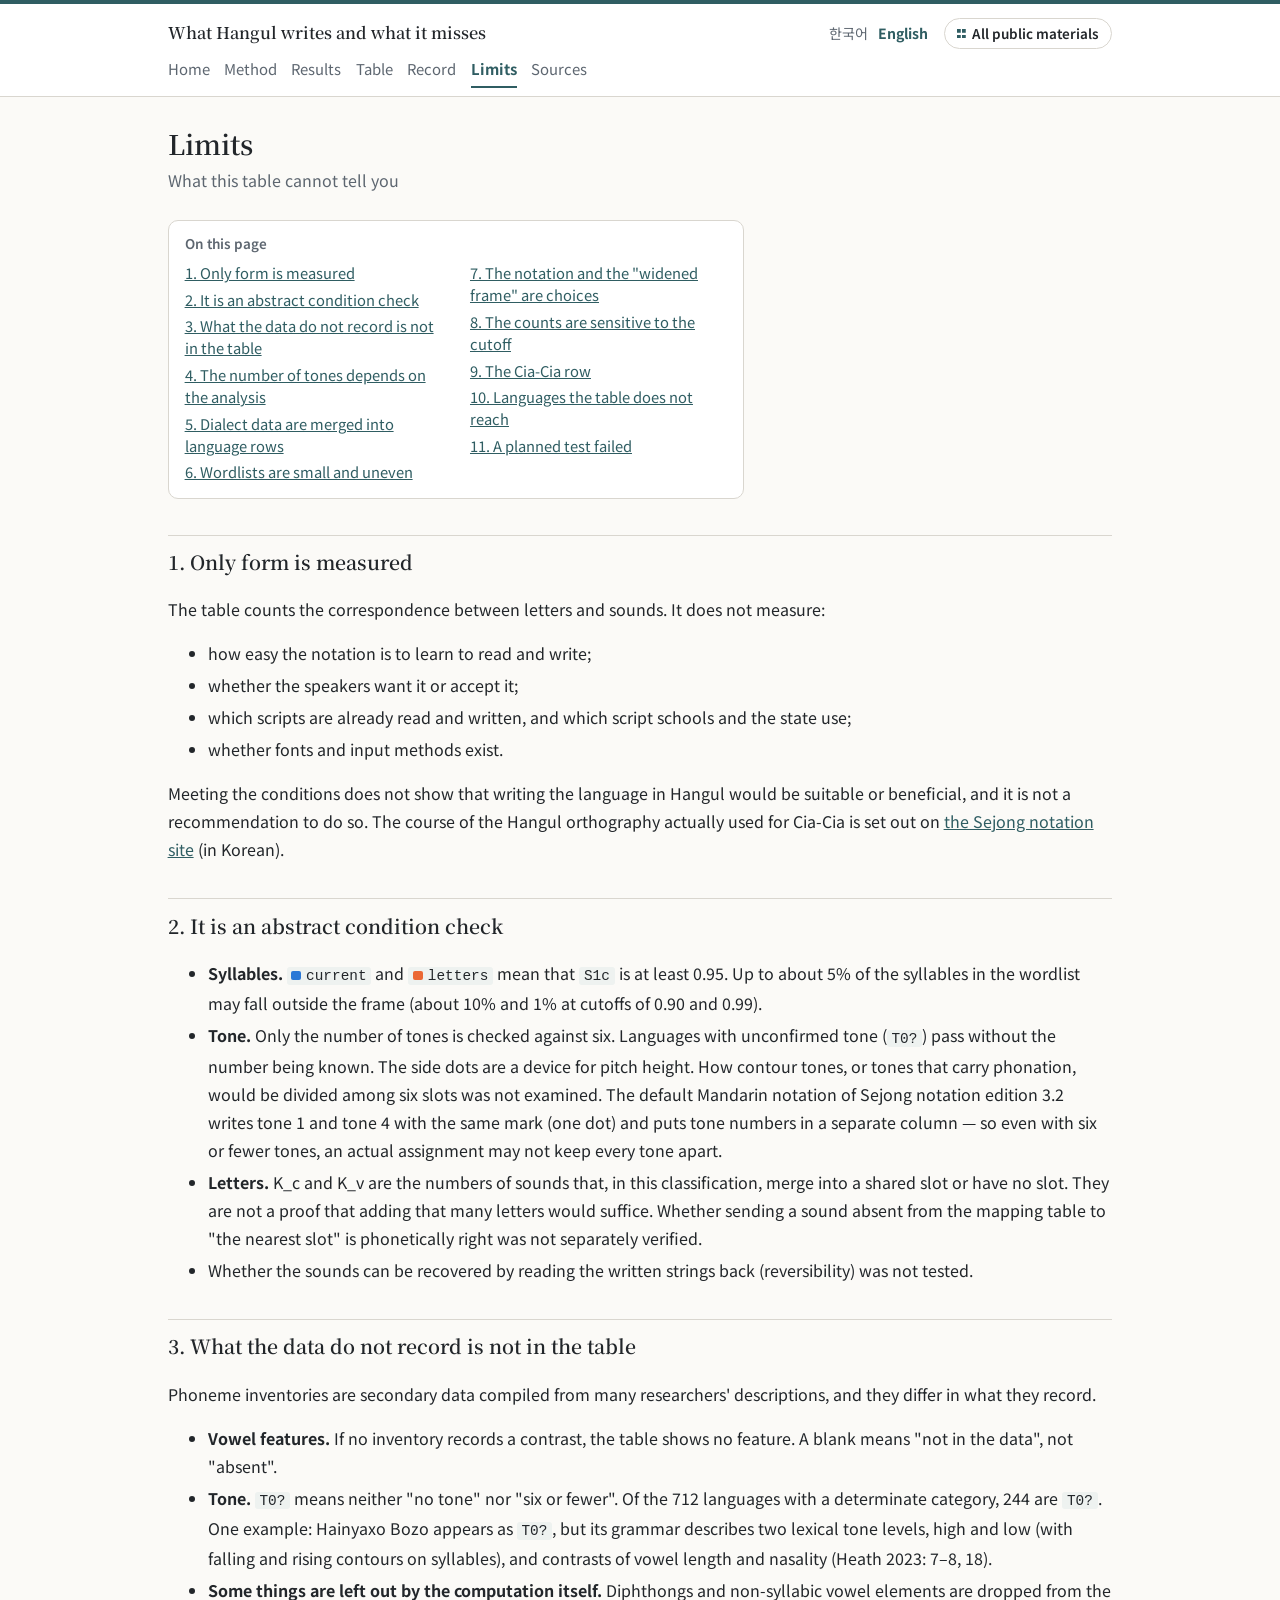
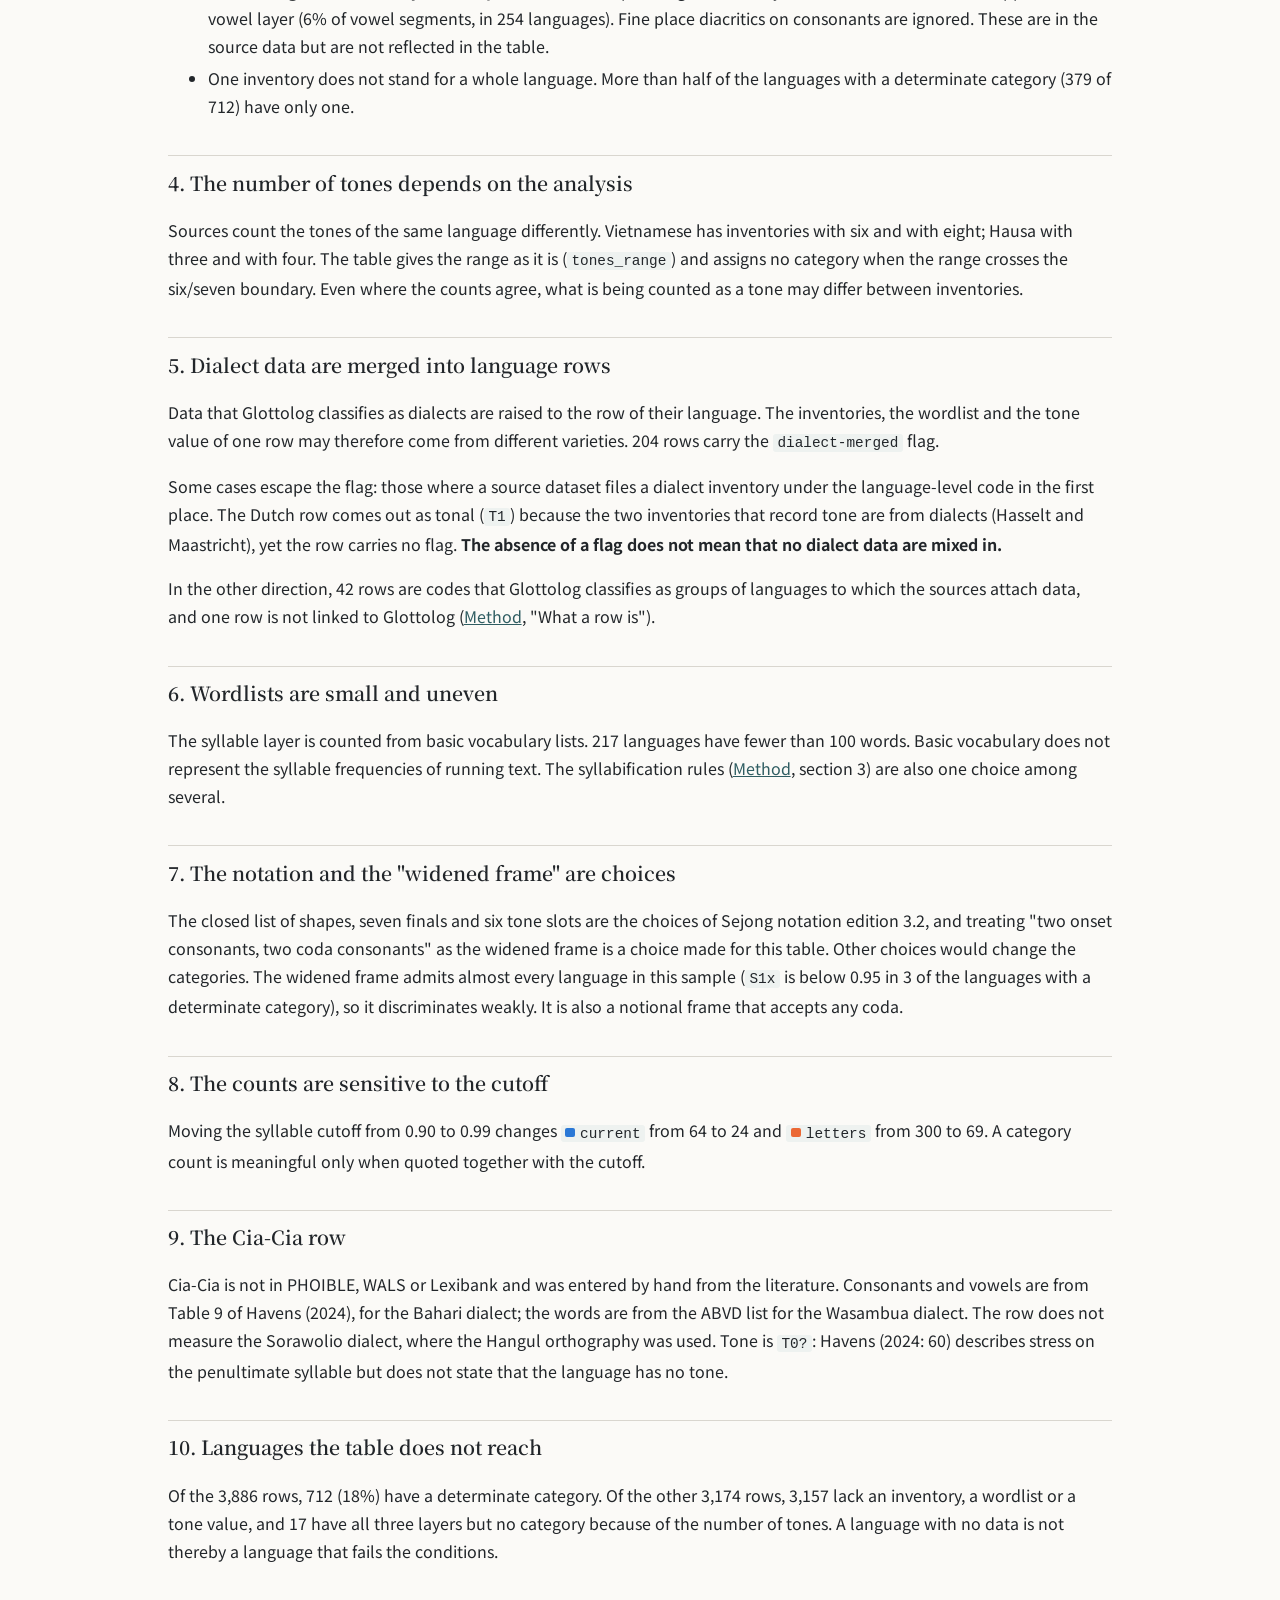
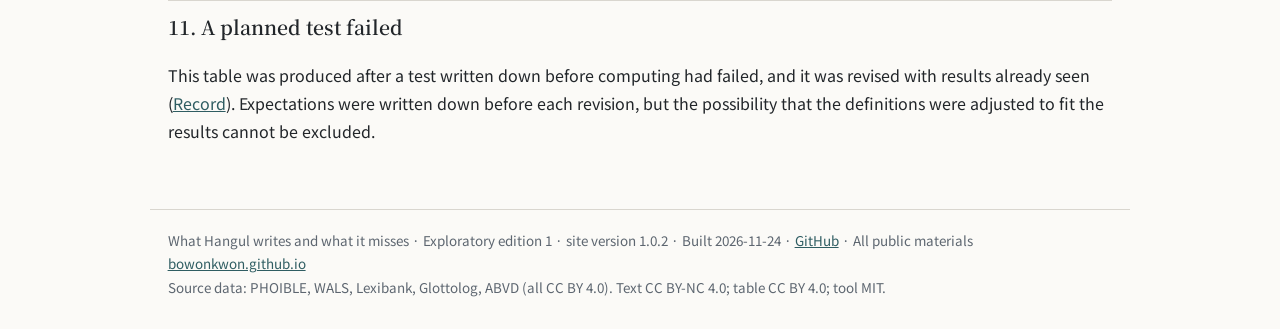
<file: docs/en/limits.html>
<!DOCTYPE html><html lang="en"><head><meta charset="utf-8"><meta name="viewport" content="width=device-width,initial-scale=1"><title>Limits — What Hangul writes and what it misses</title><link rel="preconnect" href="https://fonts.googleapis.com"><link rel="preconnect" href="https://fonts.gstatic.com" crossorigin><link href="https://fonts.googleapis.com/css2?family=Noto+Sans+KR:wght@400;700&family=Noto+Serif+KR:wght@600&display=swap" rel="stylesheet"><link rel="stylesheet" href="../assets/style.css"></head><body class="p-limits"><header><div class="top"><a class="site" href="index.html">What Hangul writes and what it misses</a><span class="lang"><a href="../ko/limits.html">한국어</a><a href="../en/limits.html" class="on">English</a><a class="hub" href="https://bowonkwon.github.io/en/">All public materials</a></span></div><nav><a href="index.html">Home</a><a href="method.html">Method</a><a href="results.html">Results</a><a href="table.html">Table</a><a href="record.html">Record</a><a href="limits.html" class="on">Limits</a><a href="sources.html">Sources</a></nav></header><main><h1>Limits</h1><p class="sub">What this table cannot tell you</p><nav class="toc" id="toc" aria-label="On this page"><b>On this page</b><ul><li><a href="#form-only">1. Only form is measured</a></li><li><a href="#abstract-check">2. It is an abstract condition check</a></li><li><a href="#not-recorded">3. What the data do not record is not in the table</a></li><li><a href="#tone-counts">4. The number of tones depends on the analysis</a></li><li><a href="#dialects">5. Dialect data are merged into language rows</a></li><li><a href="#wordlists">6. Wordlists are small and uneven</a></li><li><a href="#choices">7. The notation and the "widened frame" are choices</a></li><li><a href="#cutoff">8. The counts are sensitive to the cutoff</a></li><li><a href="#cia-cia">9. The Cia-Cia row</a></li><li><a href="#not-reached">10. Languages the table does not reach</a></li><li><a href="#planned-test">11. A planned test failed</a></li></ul></nav><h2 id="form-only">1. Only form is measured<a class="hx" href="#form-only" aria-label="Link to the section ‘1. Only form is measured’">#</a></h2>
<p>The table counts the correspondence between letters and sounds. It does not measure:</p>
<ul>
<li>how easy the notation is to learn to read and write;</li>
<li>whether the speakers want it or accept it;</li>
<li>which scripts are already read and written, and which script schools and the state use;</li>
<li>whether fonts and input methods exist.</li>
</ul>
<p>Meeting the conditions does not show that writing the language in Hangul would be suitable or beneficial, and it is not a recommendation to do so. The course of the Hangul orthography actually used for Cia-Cia is set out on <a href="https://bowonkwon.github.io/Legal-Language-Handbooks/sejong/geokkuro.html">the Sejong notation site</a> (in Korean).</p>
<h2 id="abstract-check">2. It is an abstract condition check<a class="hx" href="#abstract-check" aria-label="Link to the section ‘2. It is an abstract condition check’">#</a></h2>
<ul>
<li><strong>Syllables.</strong> <code class="cat c-current">current</code> and <code class="cat c-letters">letters</code> mean that <code>S1c</code> is at least 0.95. Up to about 5% of the syllables in the wordlist may fall outside the frame (about 10% and 1% at cutoffs of 0.90 and 0.99).</li>
<li><strong>Tone.</strong> Only the number of tones is checked against six. Languages with unconfirmed tone (<code>T0?</code>) pass without the number being known. The side dots are a device for pitch height. How contour tones, or tones that carry phonation, would be divided among six slots was not examined. The default Mandarin notation of Sejong notation edition 3.2 writes tone 1 and tone 4 with the same mark (one dot) and puts tone numbers in a separate column — so even with six or fewer tones, an actual assignment may not keep every tone apart.</li>
<li><strong>Letters.</strong> K_c and K_v are the numbers of sounds that, in this classification, merge into a shared slot or have no slot. They are not a proof that adding that many letters would suffice. Whether sending a sound absent from the mapping table to "the nearest slot" is phonetically right was not separately verified.</li>
<li>Whether the sounds can be recovered by reading the written strings back (reversibility) was not tested.</li>
</ul>
<h2 id="not-recorded">3. What the data do not record is not in the table<a class="hx" href="#not-recorded" aria-label="Link to the section ‘3. What the data do not record is not in the table’">#</a></h2>
<p>Phoneme inventories are secondary data compiled from many researchers' descriptions, and they differ in what they record.</p>
<ul>
<li><strong>Vowel features.</strong> If no inventory records a contrast, the table shows no feature. A blank means "not in the data", not "absent".</li>
<li><strong>Tone.</strong> <code>T0?</code> means neither "no tone" nor "six or fewer". Of the 712 languages with a determinate category, 244 are <code>T0?</code>. One example: Hainyaxo Bozo appears as <code>T0?</code>, but its grammar describes two lexical tone levels, high and low (with falling and rising contours on syllables), and contrasts of vowel length and nasality (Heath 2023: 7–8, 18).</li>
<li><strong>Some things are left out by the computation itself.</strong> Diphthongs and non-syllabic vowel elements are dropped from the vowel layer (6% of vowel segments, in 254 languages). Fine place diacritics on consonants are ignored. These are in the source data but are not reflected in the table.</li>
<li>One inventory does not stand for a whole language. More than half of the languages with a determinate category (379 of 712) have only one.</li>
</ul>
<h2 id="tone-counts">4. The number of tones depends on the analysis<a class="hx" href="#tone-counts" aria-label="Link to the section ‘4. The number of tones depends on the analysis’">#</a></h2>
<p>Sources count the tones of the same language differently. Vietnamese has inventories with six and with eight; Hausa with three and with four. The table gives the range as it is (<code>tones_range</code>) and assigns no category when the range crosses the six/seven boundary. Even where the counts agree, what is being counted as a tone may differ between inventories.</p>
<h2 id="dialects">5. Dialect data are merged into language rows<a class="hx" href="#dialects" aria-label="Link to the section ‘5. Dialect data are merged into language rows’">#</a></h2>
<p>Data that Glottolog classifies as dialects are raised to the row of their language. The inventories, the wordlist and the tone value of one row may therefore come from different varieties. 204 rows carry the <code>dialect-merged</code> flag.</p>
<p>Some cases escape the flag: those where a source dataset files a dialect inventory under the language-level code in the first place. The Dutch row comes out as tonal (<code>T1</code>) because the two inventories that record tone are from dialects (Hasselt and Maastricht), yet the row carries no flag. <strong>The absence of a flag does not mean that no dialect data are mixed in.</strong></p>
<p>In the other direction, 42 rows are codes that Glottolog classifies as groups of languages to which the sources attach data, and one row is not linked to Glottolog (<a href="method.html">Method</a>, "What a row is").</p>
<h2 id="wordlists">6. Wordlists are small and uneven<a class="hx" href="#wordlists" aria-label="Link to the section ‘6. Wordlists are small and uneven’">#</a></h2>
<p>The syllable layer is counted from basic vocabulary lists. 217 languages have fewer than 100 words. Basic vocabulary does not represent the syllable frequencies of running text. The syllabification rules (<a href="method.html">Method</a>, section 3) are also one choice among several.</p>
<h2 id="choices">7. The notation and the "widened frame" are choices<a class="hx" href="#choices" aria-label="Link to the section ‘7. The notation and the &quot;widened frame&quot; are choices’">#</a></h2>
<p>The closed list of shapes, seven finals and six tone slots are the choices of Sejong notation edition 3.2, and treating "two onset consonants, two coda consonants" as the widened frame is a choice made for this table. Other choices would change the categories. The widened frame admits almost every language in this sample (<code>S1x</code> is below 0.95 in 3 of the languages with a determinate category), so it discriminates weakly. It is also a notional frame that accepts any coda.</p>
<h2 id="cutoff">8. The counts are sensitive to the cutoff<a class="hx" href="#cutoff" aria-label="Link to the section ‘8. The counts are sensitive to the cutoff’">#</a></h2>
<p>Moving the syllable cutoff from 0.90 to 0.99 changes <code class="cat c-current">current</code> from 64 to 24 and <code class="cat c-letters">letters</code> from 300 to 69. A category count is meaningful only when quoted together with the cutoff.</p>
<h2 id="cia-cia">9. The Cia-Cia row<a class="hx" href="#cia-cia" aria-label="Link to the section ‘9. The Cia-Cia row’">#</a></h2>
<p>Cia-Cia is not in PHOIBLE, WALS or Lexibank and was entered by hand from the literature. Consonants and vowels are from Table 9 of Havens (2024), for the Bahari dialect; the words are from the ABVD list for the Wasambua dialect. The row does not measure the Sorawolio dialect, where the Hangul orthography was used. Tone is <code>T0?</code>: Havens (2024: 60) describes stress on the penultimate syllable but does not state that the language has no tone.</p>
<h2 id="not-reached">10. Languages the table does not reach<a class="hx" href="#not-reached" aria-label="Link to the section ‘10. Languages the table does not reach’">#</a></h2>
<p>Of the 3,886 rows, 712 (18%) have a determinate category. Of the other 3,174 rows, 3,157 lack an inventory, a wordlist or a tone value, and 17 have all three layers but no category because of the number of tones. A language with no data is not thereby a language that fails the conditions.</p>
<h2 id="planned-test">11. A planned test failed<a class="hx" href="#planned-test" aria-label="Link to the section ‘11. A planned test failed’">#</a></h2>
<p>This table was produced after a test written down before computing had failed, and it was revised with results already seen (<a href="record.html">Record</a>). Expectations were written down before each revision, but the possibility that the definitions were adjusted to fit the results cannot be excluded.</p><a class="totoc" href="#toc" aria-label="Back to the section list of this page">↑ Contents</a></main><footer>What Hangul writes and what it misses · Exploratory edition 1 · site version 1.0.2 · Built 2026-11-24 · <a href="https://github.com/BowonKwon/Hangul-Notation-Conditions">GitHub</a> · All public materials <a href="https://bowonkwon.github.io/en/">bowonkwon.github.io</a><br>Source data: PHOIBLE, WALS, Lexibank, Glottolog, ABVD (all CC BY 4.0). Text CC BY-NC 4.0; table CC BY 4.0; tool MIT.</footer><script src="../assets/nav.js"></script></body></html>
</file>
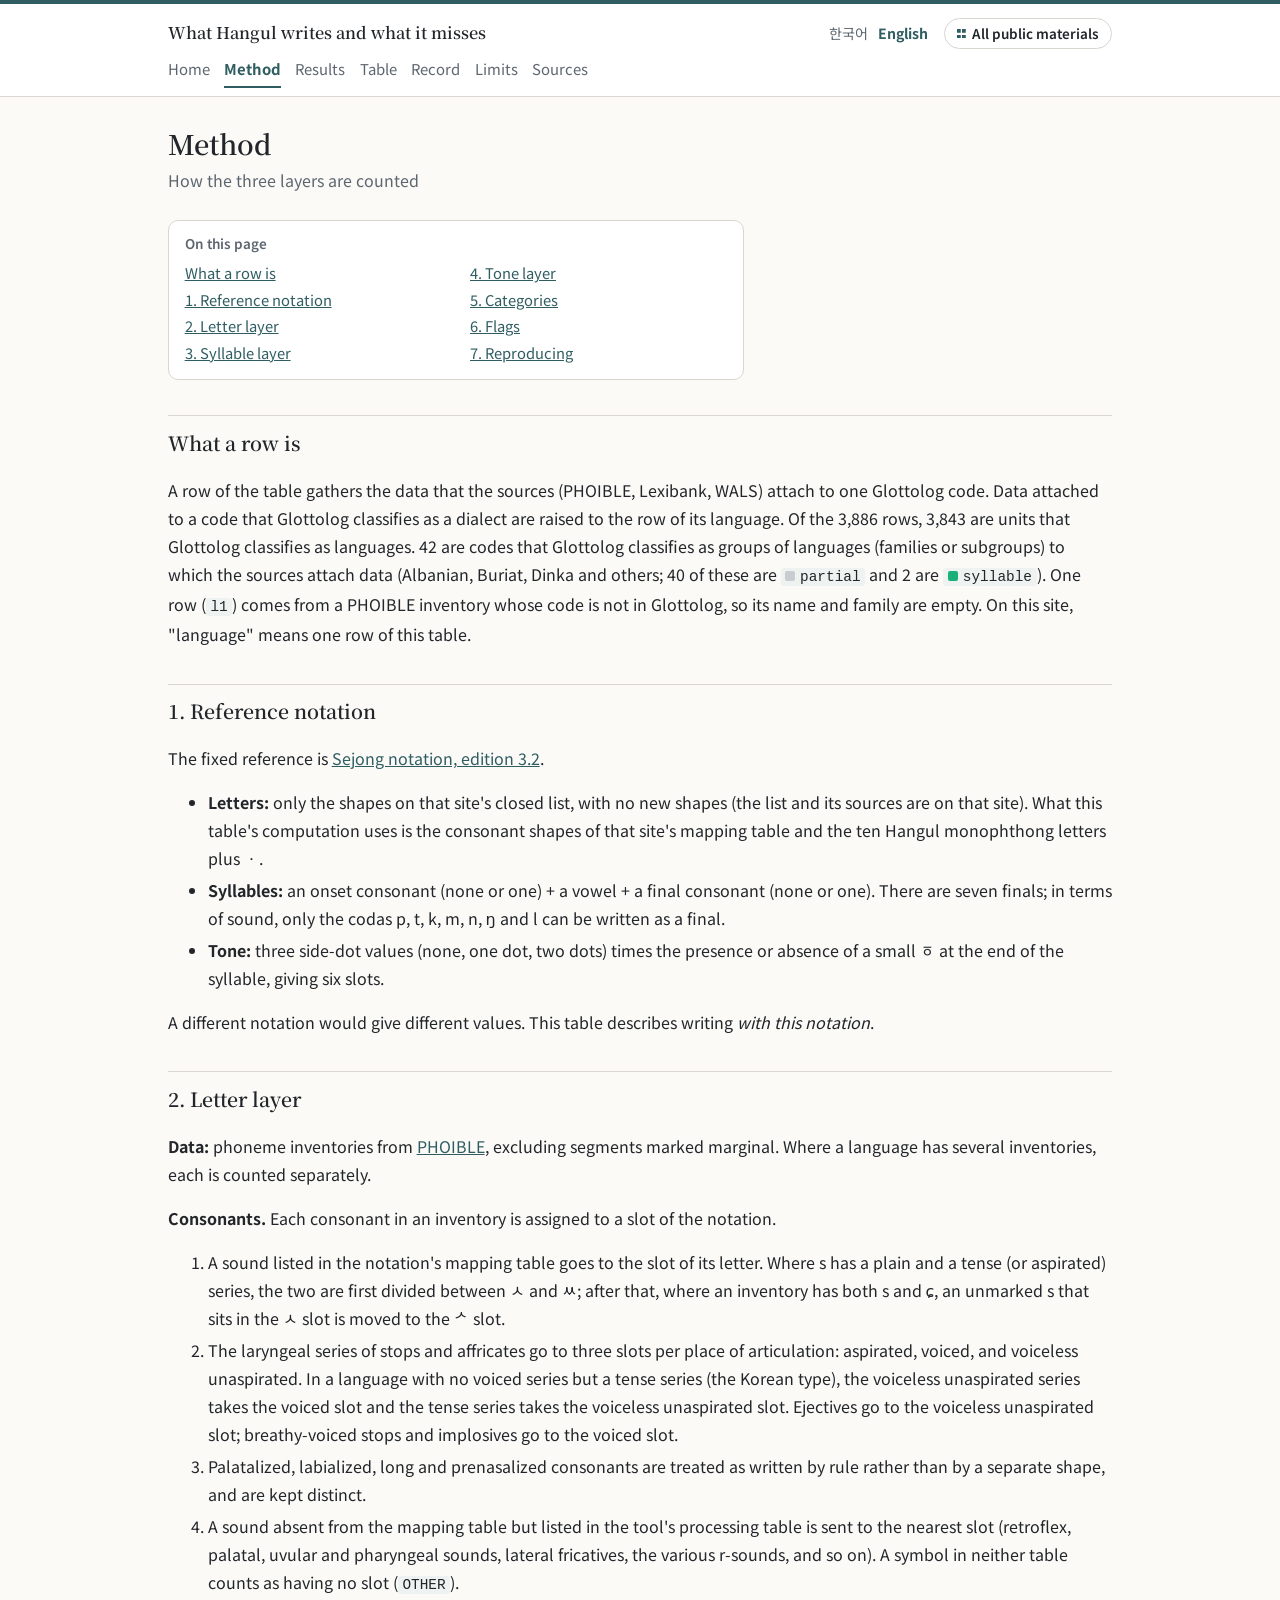
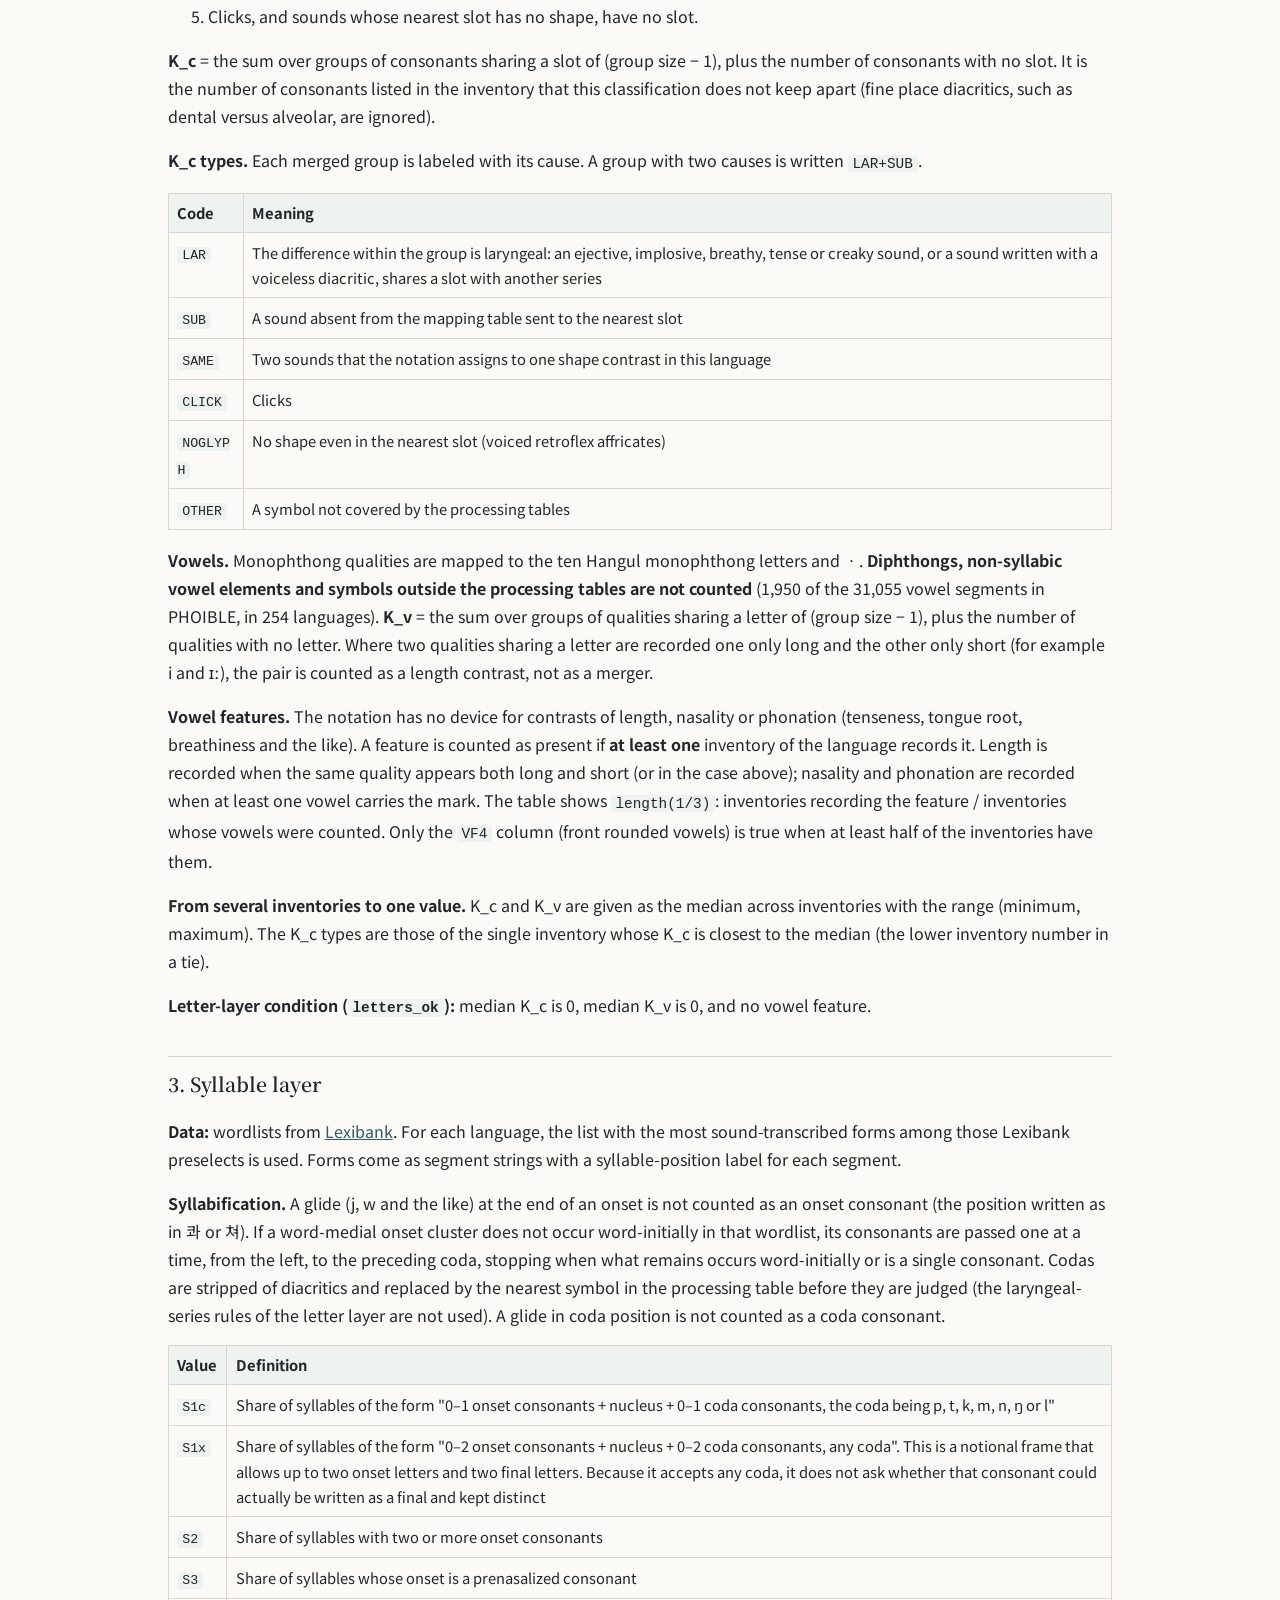
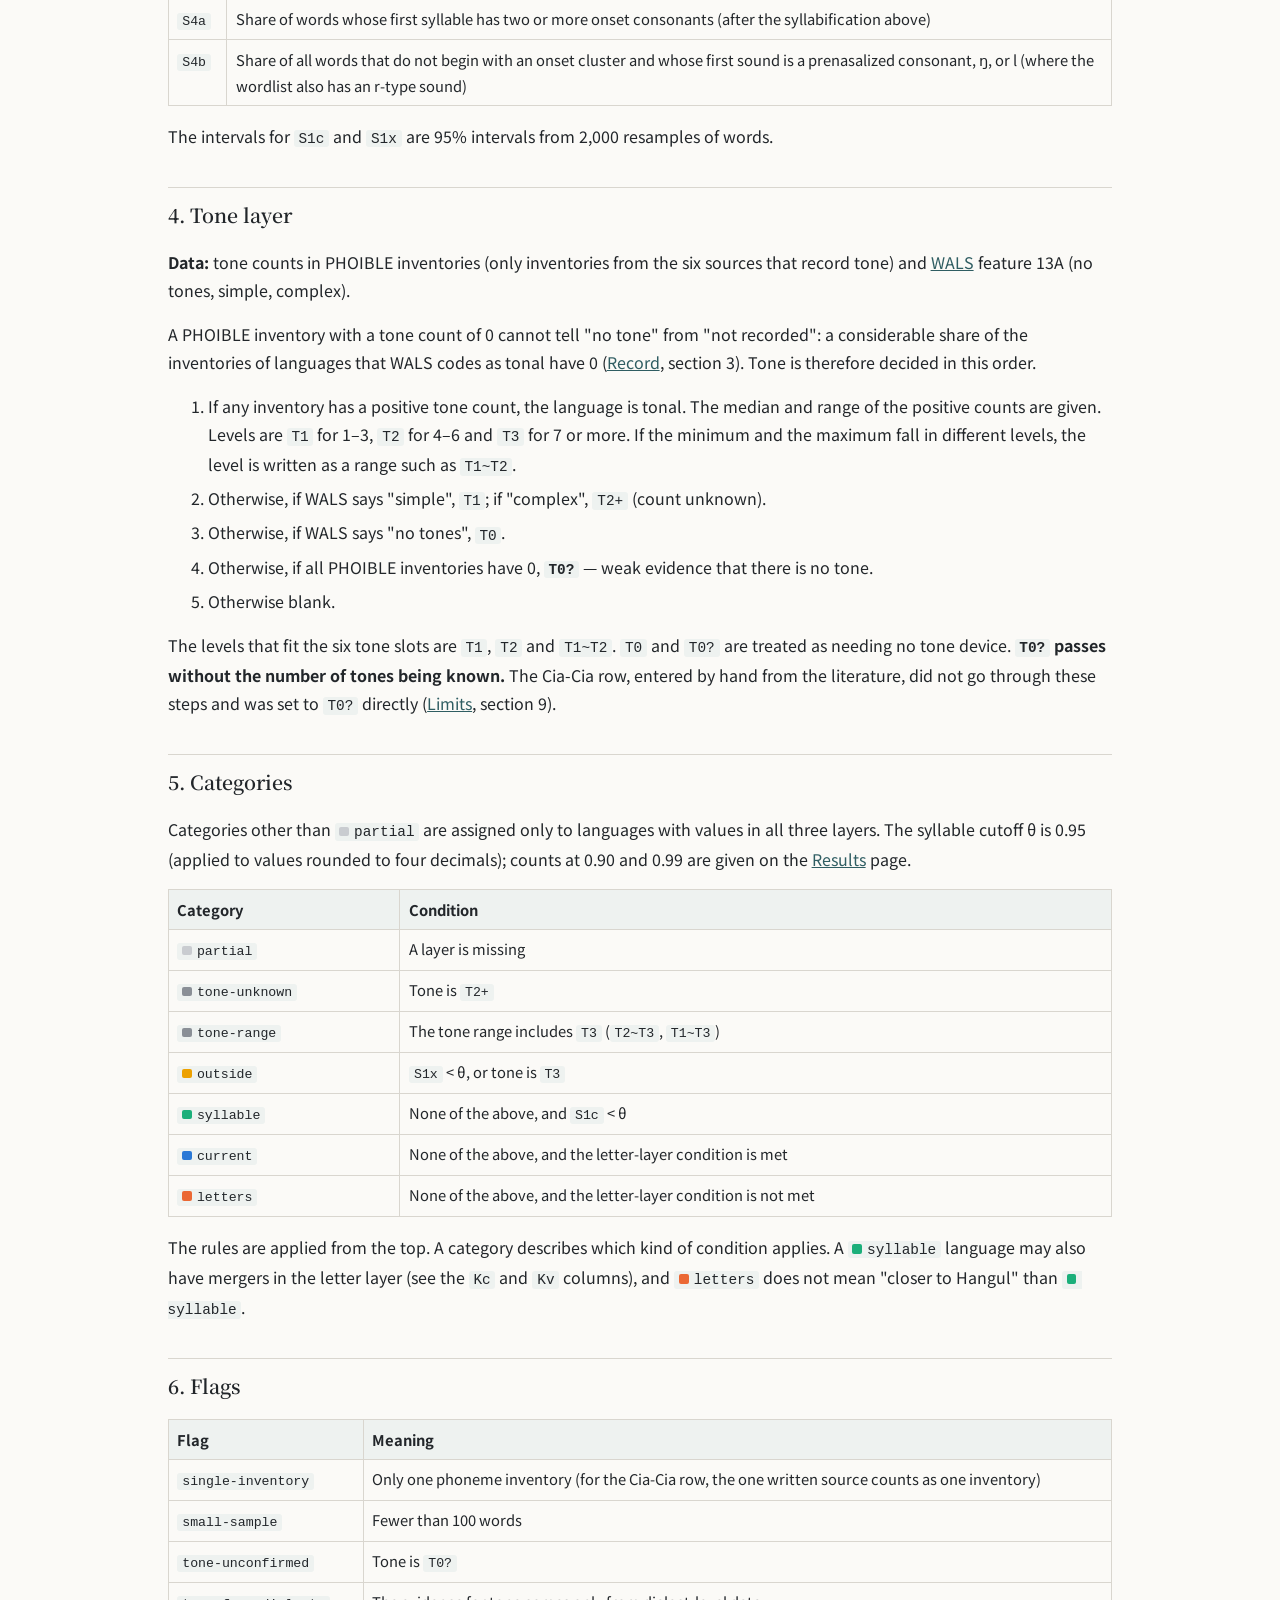
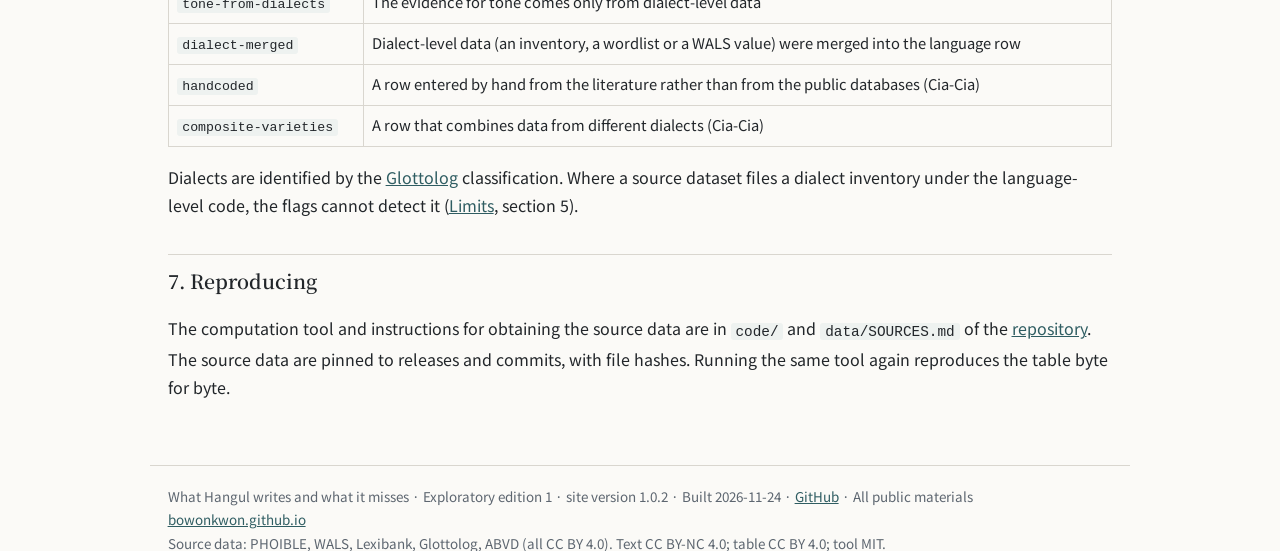
<file: docs/en/method.html>
<!DOCTYPE html><html lang="en"><head><meta charset="utf-8"><meta name="viewport" content="width=device-width,initial-scale=1"><title>Method — What Hangul writes and what it misses</title><link rel="preconnect" href="https://fonts.googleapis.com"><link rel="preconnect" href="https://fonts.gstatic.com" crossorigin><link href="https://fonts.googleapis.com/css2?family=Noto+Sans+KR:wght@400;700&family=Noto+Serif+KR:wght@600&display=swap" rel="stylesheet"><link rel="stylesheet" href="../assets/style.css"></head><body class="p-method"><header><div class="top"><a class="site" href="index.html">What Hangul writes and what it misses</a><span class="lang"><a href="../ko/method.html">한국어</a><a href="../en/method.html" class="on">English</a><a class="hub" href="https://bowonkwon.github.io/en/">All public materials</a></span></div><nav><a href="index.html">Home</a><a href="method.html" class="on">Method</a><a href="results.html">Results</a><a href="table.html">Table</a><a href="record.html">Record</a><a href="limits.html">Limits</a><a href="sources.html">Sources</a></nav></header><main><h1>Method</h1><p class="sub">How the three layers are counted</p><nav class="toc" id="toc" aria-label="On this page"><b>On this page</b><ul><li><a href="#row-unit">What a row is</a></li><li><a href="#notation">1. Reference notation</a></li><li><a href="#letter-layer">2. Letter layer</a></li><li><a href="#syllable-layer">3. Syllable layer</a></li><li><a href="#tone-layer">4. Tone layer</a></li><li><a href="#categories">5. Categories</a></li><li><a href="#flags">6. Flags</a></li><li><a href="#reproducing">7. Reproducing</a></li></ul></nav><h2 id="row-unit">What a row is<a class="hx" href="#row-unit" aria-label="Link to the section ‘What a row is’">#</a></h2>
<p>A row of the table gathers the data that the sources (PHOIBLE, Lexibank, WALS) attach to one Glottolog code. Data attached to a code that Glottolog classifies as a dialect are raised to the row of its language. Of the 3,886 rows, 3,843 are units that Glottolog classifies as languages. 42 are codes that Glottolog classifies as groups of languages (families or subgroups) to which the sources attach data (Albanian, Buriat, Dinka and others; 40 of these are <code class="cat c-partial">partial</code> and 2 are <code class="cat c-syllable">syllable</code>). One row (<code>l1</code>) comes from a PHOIBLE inventory whose code is not in Glottolog, so its name and family are empty. On this site, "language" means one row of this table.</p>
<h2 id="notation">1. Reference notation<a class="hx" href="#notation" aria-label="Link to the section ‘1. Reference notation’">#</a></h2>
<p>The fixed reference is <a href="https://bowonkwon.github.io/Legal-Language-Handbooks/sejong/">Sejong notation, edition 3.2</a>.</p>
<ul>
<li><strong>Letters:</strong> only the shapes on that site's closed list, with no new shapes (the list and its sources are on that site). What this table's computation uses is the consonant shapes of that site's mapping table and the ten Hangul monophthong letters plus ㆍ.</li>
<li><strong>Syllables:</strong> an onset consonant (none or one) + a vowel + a final consonant (none or one). There are seven finals; in terms of sound, only the codas p, t, k, m, n, ŋ and l can be written as a final.</li>
<li><strong>Tone:</strong> three side-dot values (none, one dot, two dots) times the presence or absence of a small ㆆ at the end of the syllable, giving six slots.</li>
</ul>
<p>A different notation would give different values. This table describes writing <em>with this notation</em>.</p>
<h2 id="letter-layer">2. Letter layer<a class="hx" href="#letter-layer" aria-label="Link to the section ‘2. Letter layer’">#</a></h2>
<p><strong>Data:</strong> phoneme inventories from <a href="sources.html">PHOIBLE</a>, excluding segments marked marginal. Where a language has several inventories, each is counted separately.</p>
<p><strong>Consonants.</strong> Each consonant in an inventory is assigned to a slot of the notation.</p>
<ol>
<li>A sound listed in the notation's mapping table goes to the slot of its letter. Where s has a plain and a tense (or aspirated) series, the two are first divided between ㅅ and ㅆ; after that, where an inventory has both s and ɕ, an unmarked s that sits in the ㅅ slot is moved to the ᄼ slot.</li>
<li>The laryngeal series of stops and affricates go to three slots per place of articulation: aspirated, voiced, and voiceless unaspirated. In a language with no voiced series but a tense series (the Korean type), the voiceless unaspirated series takes the voiced slot and the tense series takes the voiceless unaspirated slot. Ejectives go to the voiceless unaspirated slot; breathy-voiced stops and implosives go to the voiced slot.</li>
<li>Palatalized, labialized, long and prenasalized consonants are treated as written by rule rather than by a separate shape, and are kept distinct.</li>
<li>A sound absent from the mapping table but listed in the tool's processing table is sent to the nearest slot (retroflex, palatal, uvular and pharyngeal sounds, lateral fricatives, the various r-sounds, and so on). A symbol in neither table counts as having no slot (<code>OTHER</code>).</li>
<li>Clicks, and sounds whose nearest slot has no shape, have no slot.</li>
</ol>
<p><strong>K_c</strong> = the sum over groups of consonants sharing a slot of (group size − 1), plus the number of consonants with no slot. It is the number of consonants listed in the inventory that this classification does not keep apart (fine place diacritics, such as dental versus alveolar, are ignored).</p>
<p><strong>K_c types.</strong> Each merged group is labeled with its cause. A group with two causes is written <code>LAR+SUB</code>.</p>
<div class="tw"><table>
<thead>
<tr>
<th>Code</th>
<th>Meaning</th>
</tr>
</thead>
<tbody>
<tr>
<td><code>LAR</code></td>
<td>The difference within the group is laryngeal: an ejective, implosive, breathy, tense or creaky sound, or a sound written with a voiceless diacritic, shares a slot with another series</td>
</tr>
<tr>
<td><code>SUB</code></td>
<td>A sound absent from the mapping table sent to the nearest slot</td>
</tr>
<tr>
<td><code>SAME</code></td>
<td>Two sounds that the notation assigns to one shape contrast in this language</td>
</tr>
<tr>
<td><code>CLICK</code></td>
<td>Clicks</td>
</tr>
<tr>
<td><code>NOGLYPH</code></td>
<td>No shape even in the nearest slot (voiced retroflex affricates)</td>
</tr>
<tr>
<td><code>OTHER</code></td>
<td>A symbol not covered by the processing tables</td>
</tr>
</tbody>
</table></div>
<p><strong>Vowels.</strong> Monophthong qualities are mapped to the ten Hangul monophthong letters and ㆍ. <strong>Diphthongs, non-syllabic vowel elements and symbols outside the processing tables are not counted</strong> (1,950 of the 31,055 vowel segments in PHOIBLE, in 254 languages). <strong>K_v</strong> = the sum over groups of qualities sharing a letter of (group size − 1), plus the number of qualities with no letter. Where two qualities sharing a letter are recorded one only long and the other only short (for example i and ɪː), the pair is counted as a length contrast, not as a merger.</p>
<p><strong>Vowel features.</strong> The notation has no device for contrasts of length, nasality or phonation (tenseness, tongue root, breathiness and the like). A feature is counted as present if <strong>at least one</strong> inventory of the language records it. Length is recorded when the same quality appears both long and short (or in the case above); nasality and phonation are recorded when at least one vowel carries the mark. The table shows <code>length(1/3)</code>: inventories recording the feature / inventories whose vowels were counted. Only the <code>VF4</code> column (front rounded vowels) is true when at least half of the inventories have them.</p>
<p><strong>From several inventories to one value.</strong> K_c and K_v are given as the median across inventories with the range (minimum, maximum). The K_c types are those of the single inventory whose K_c is closest to the median (the lower inventory number in a tie).</p>
<p><strong>Letter-layer condition (<code>letters_ok</code>):</strong> median K_c is 0, median K_v is 0, and no vowel feature.</p>
<h2 id="syllable-layer">3. Syllable layer<a class="hx" href="#syllable-layer" aria-label="Link to the section ‘3. Syllable layer’">#</a></h2>
<p><strong>Data:</strong> wordlists from <a href="sources.html">Lexibank</a>. For each language, the list with the most sound-transcribed forms among those Lexibank preselects is used. Forms come as segment strings with a syllable-position label for each segment.</p>
<p><strong>Syllabification.</strong> A glide (j, w and the like) at the end of an onset is not counted as an onset consonant (the position written as in 콰 or 쳐). If a word-medial onset cluster does not occur word-initially in that wordlist, its consonants are passed one at a time, from the left, to the preceding coda, stopping when what remains occurs word-initially or is a single consonant. Codas are stripped of diacritics and replaced by the nearest symbol in the processing table before they are judged (the laryngeal-series rules of the letter layer are not used). A glide in coda position is not counted as a coda consonant.</p>
<div class="tw"><table>
<thead>
<tr>
<th>Value</th>
<th>Definition</th>
</tr>
</thead>
<tbody>
<tr>
<td><code>S1c</code></td>
<td>Share of syllables of the form "0–1 onset consonants + nucleus + 0–1 coda consonants, the coda being p, t, k, m, n, ŋ or l"</td>
</tr>
<tr>
<td><code>S1x</code></td>
<td>Share of syllables of the form "0–2 onset consonants + nucleus + 0–2 coda consonants, any coda". This is a notional frame that allows up to two onset letters and two final letters. Because it accepts any coda, it does not ask whether that consonant could actually be written as a final and kept distinct</td>
</tr>
<tr>
<td><code>S2</code></td>
<td>Share of syllables with two or more onset consonants</td>
</tr>
<tr>
<td><code>S3</code></td>
<td>Share of syllables whose onset is a prenasalized consonant</td>
</tr>
<tr>
<td><code>S4a</code></td>
<td>Share of words whose first syllable has two or more onset consonants (after the syllabification above)</td>
</tr>
<tr>
<td><code>S4b</code></td>
<td>Share of all words that do not begin with an onset cluster and whose first sound is a prenasalized consonant, ŋ, or l (where the wordlist also has an r-type sound)</td>
</tr>
</tbody>
</table></div>
<p>The intervals for <code>S1c</code> and <code>S1x</code> are 95% intervals from 2,000 resamples of words.</p>
<h2 id="tone-layer">4. Tone layer<a class="hx" href="#tone-layer" aria-label="Link to the section ‘4. Tone layer’">#</a></h2>
<p><strong>Data:</strong> tone counts in PHOIBLE inventories (only inventories from the six sources that record tone) and <a href="sources.html">WALS</a> feature 13A (no tones, simple, complex).</p>
<p>A PHOIBLE inventory with a tone count of 0 cannot tell "no tone" from "not recorded": a considerable share of the inventories of languages that WALS codes as tonal have 0 (<a href="record.html">Record</a>, section 3). Tone is therefore decided in this order.</p>
<ol>
<li>If any inventory has a positive tone count, the language is tonal. The median and range of the positive counts are given. Levels are <code>T1</code> for 1–3, <code>T2</code> for 4–6 and <code>T3</code> for 7 or more. If the minimum and the maximum fall in different levels, the level is written as a range such as <code>T1~T2</code>.</li>
<li>Otherwise, if WALS says "simple", <code>T1</code>; if "complex", <code>T2+</code> (count unknown).</li>
<li>Otherwise, if WALS says "no tones", <code>T0</code>.</li>
<li>Otherwise, if all PHOIBLE inventories have 0, <strong><code>T0?</code></strong> — weak evidence that there is no tone.</li>
<li>Otherwise blank.</li>
</ol>
<p>The levels that fit the six tone slots are <code>T1</code>, <code>T2</code> and <code>T1~T2</code>. <code>T0</code> and <code>T0?</code> are treated as needing no tone device. <strong><code>T0?</code> passes without the number of tones being known.</strong> The Cia-Cia row, entered by hand from the literature, did not go through these steps and was set to <code>T0?</code> directly (<a href="limits.html">Limits</a>, section 9).</p>
<h2 id="categories">5. Categories<a class="hx" href="#categories" aria-label="Link to the section ‘5. Categories’">#</a></h2>
<p>Categories other than <code class="cat c-partial">partial</code> are assigned only to languages with values in all three layers. The syllable cutoff θ is 0.95 (applied to values rounded to four decimals); counts at 0.90 and 0.99 are given on the <a href="results.html">Results</a> page.</p>
<div class="tw"><table>
<thead>
<tr>
<th>Category</th>
<th>Condition</th>
</tr>
</thead>
<tbody>
<tr>
<td><code class="cat c-partial">partial</code></td>
<td>A layer is missing</td>
</tr>
<tr>
<td><code class="cat c-tone-unknown">tone-unknown</code></td>
<td>Tone is <code>T2+</code></td>
</tr>
<tr>
<td><code class="cat c-tone-range">tone-range</code></td>
<td>The tone range includes <code>T3</code> (<code>T2~T3</code>, <code>T1~T3</code>)</td>
</tr>
<tr>
<td><code class="cat c-outside">outside</code></td>
<td><code>S1x</code> &lt; θ, or tone is <code>T3</code></td>
</tr>
<tr>
<td><code class="cat c-syllable">syllable</code></td>
<td>None of the above, and <code>S1c</code> &lt; θ</td>
</tr>
<tr>
<td><code class="cat c-current">current</code></td>
<td>None of the above, and the letter-layer condition is met</td>
</tr>
<tr>
<td><code class="cat c-letters">letters</code></td>
<td>None of the above, and the letter-layer condition is not met</td>
</tr>
</tbody>
</table></div>
<p>The rules are applied from the top. A category describes which kind of condition applies. A <code class="cat c-syllable">syllable</code> language may also have mergers in the letter layer (see the <code>Kc</code> and <code>Kv</code> columns), and <code class="cat c-letters">letters</code> does not mean "closer to Hangul" than <code class="cat c-syllable">syllable</code>.</p>
<h2 id="flags">6. Flags<a class="hx" href="#flags" aria-label="Link to the section ‘6. Flags’">#</a></h2>
<div class="tw"><table>
<thead>
<tr>
<th>Flag</th>
<th>Meaning</th>
</tr>
</thead>
<tbody>
<tr>
<td><code>single-inventory</code></td>
<td>Only one phoneme inventory (for the Cia-Cia row, the one written source counts as one inventory)</td>
</tr>
<tr>
<td><code>small-sample</code></td>
<td>Fewer than 100 words</td>
</tr>
<tr>
<td><code>tone-unconfirmed</code></td>
<td>Tone is <code>T0?</code></td>
</tr>
<tr>
<td><code>tone-from-dialects</code></td>
<td>The evidence for tone comes only from dialect-level data</td>
</tr>
<tr>
<td><code>dialect-merged</code></td>
<td>Dialect-level data (an inventory, a wordlist or a WALS value) were merged into the language row</td>
</tr>
<tr>
<td><code>handcoded</code></td>
<td>A row entered by hand from the literature rather than from the public databases (Cia-Cia)</td>
</tr>
<tr>
<td><code>composite-varieties</code></td>
<td>A row that combines data from different dialects (Cia-Cia)</td>
</tr>
</tbody>
</table></div>
<p>Dialects are identified by the <a href="sources.html">Glottolog</a> classification. Where a source dataset files a dialect inventory under the language-level code, the flags cannot detect it (<a href="limits.html">Limits</a>, section 5).</p>
<h2 id="reproducing">7. Reproducing<a class="hx" href="#reproducing" aria-label="Link to the section ‘7. Reproducing’">#</a></h2>
<p>The computation tool and instructions for obtaining the source data are in <code>code/</code> and <code>data/SOURCES.md</code> of the <a href="https://github.com/BowonKwon/Hangul-Notation-Conditions">repository</a>. The source data are pinned to releases and commits, with file hashes. Running the same tool again reproduces the table byte for byte.</p><a class="totoc" href="#toc" aria-label="Back to the section list of this page">↑ Contents</a></main><footer>What Hangul writes and what it misses · Exploratory edition 1 · site version 1.0.2 · Built 2026-11-24 · <a href="https://github.com/BowonKwon/Hangul-Notation-Conditions">GitHub</a> · All public materials <a href="https://bowonkwon.github.io/en/">bowonkwon.github.io</a><br>Source data: PHOIBLE, WALS, Lexibank, Glottolog, ABVD (all CC BY 4.0). Text CC BY-NC 4.0; table CC BY 4.0; tool MIT.</footer><script src="../assets/nav.js"></script></body></html>
</file>
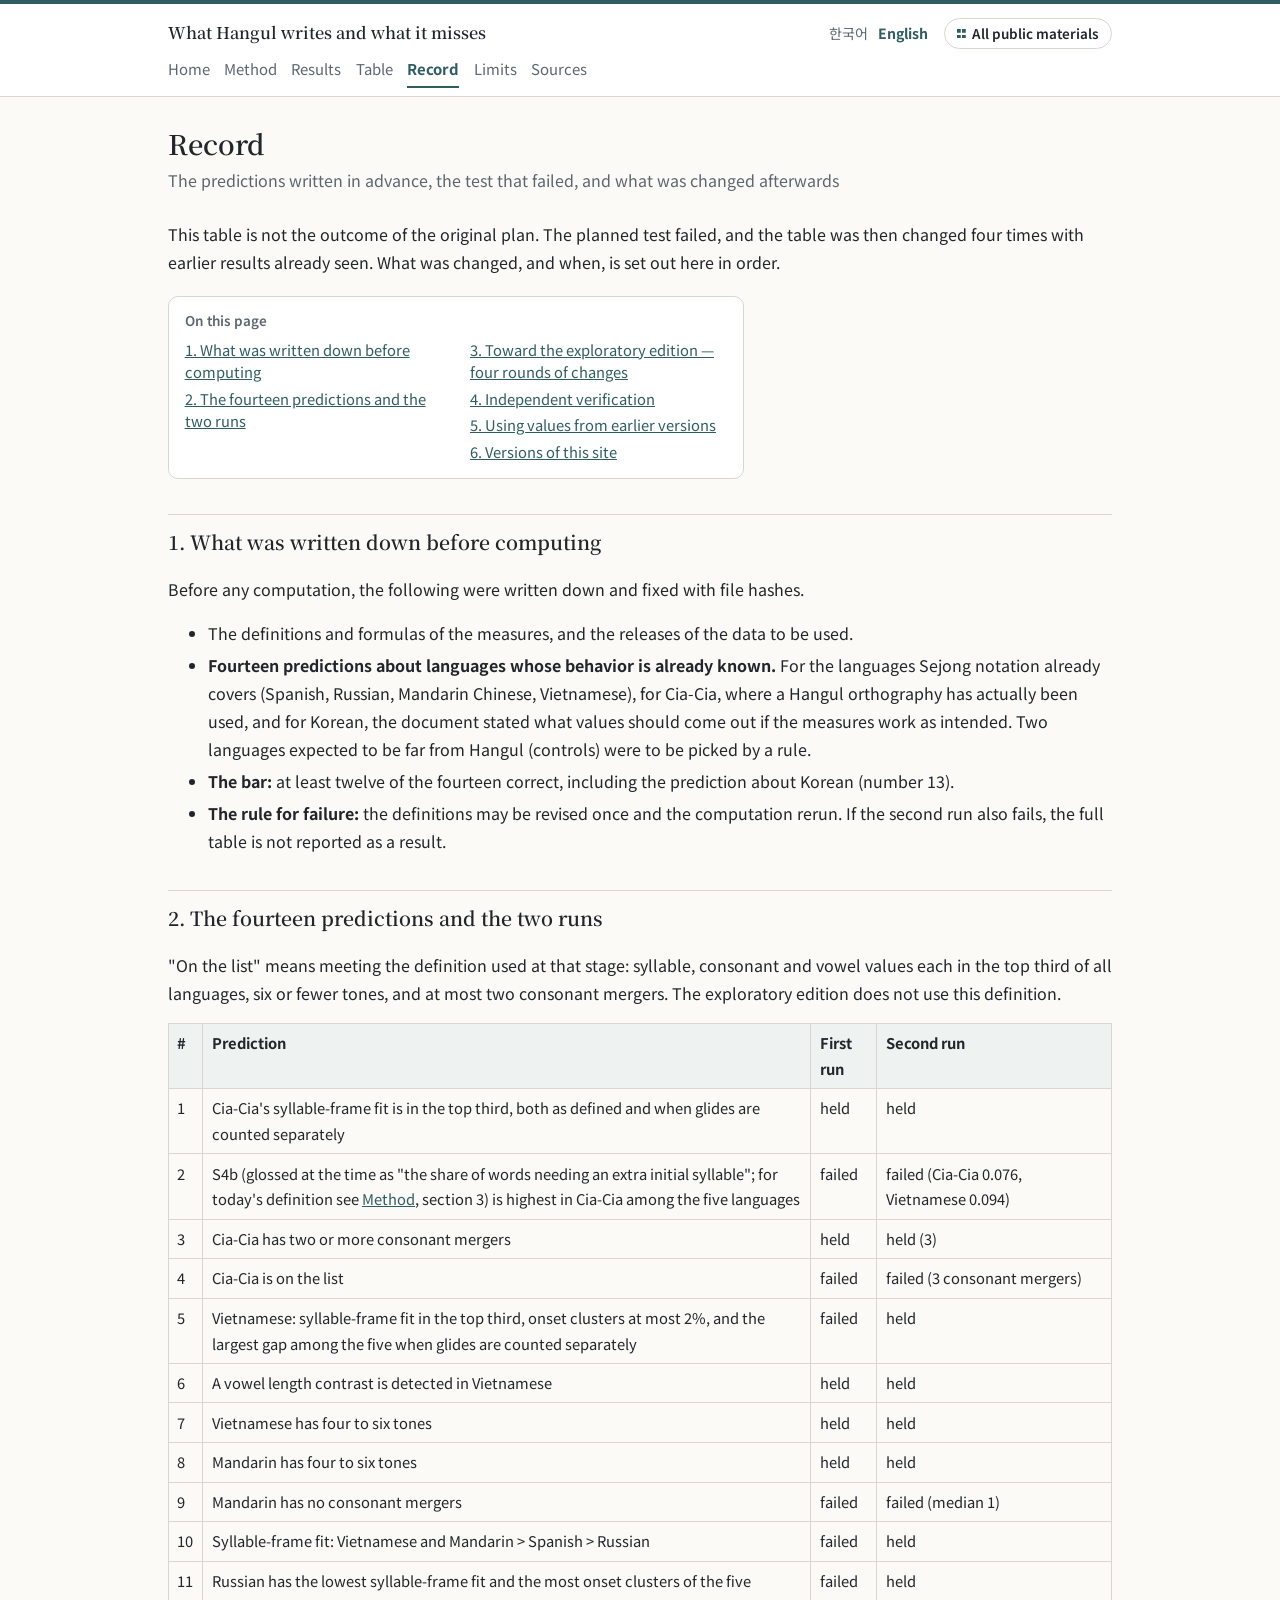
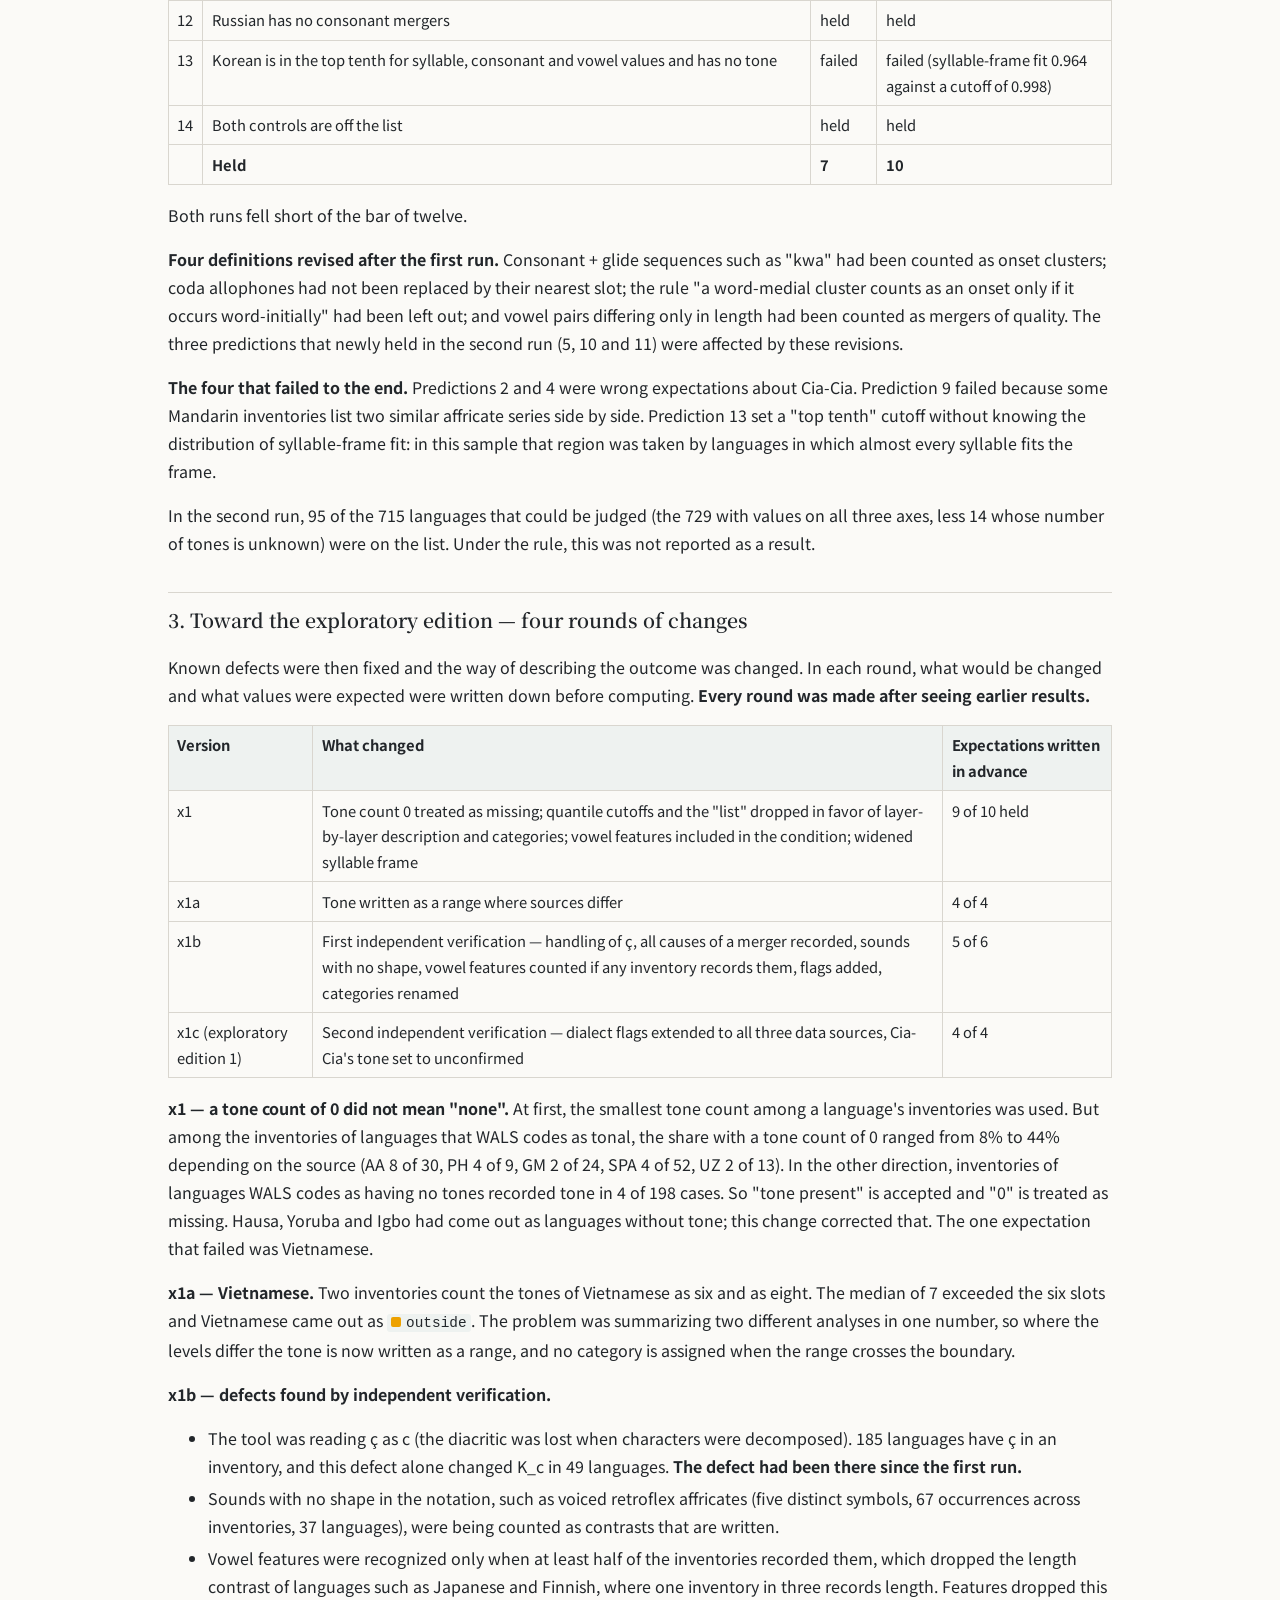
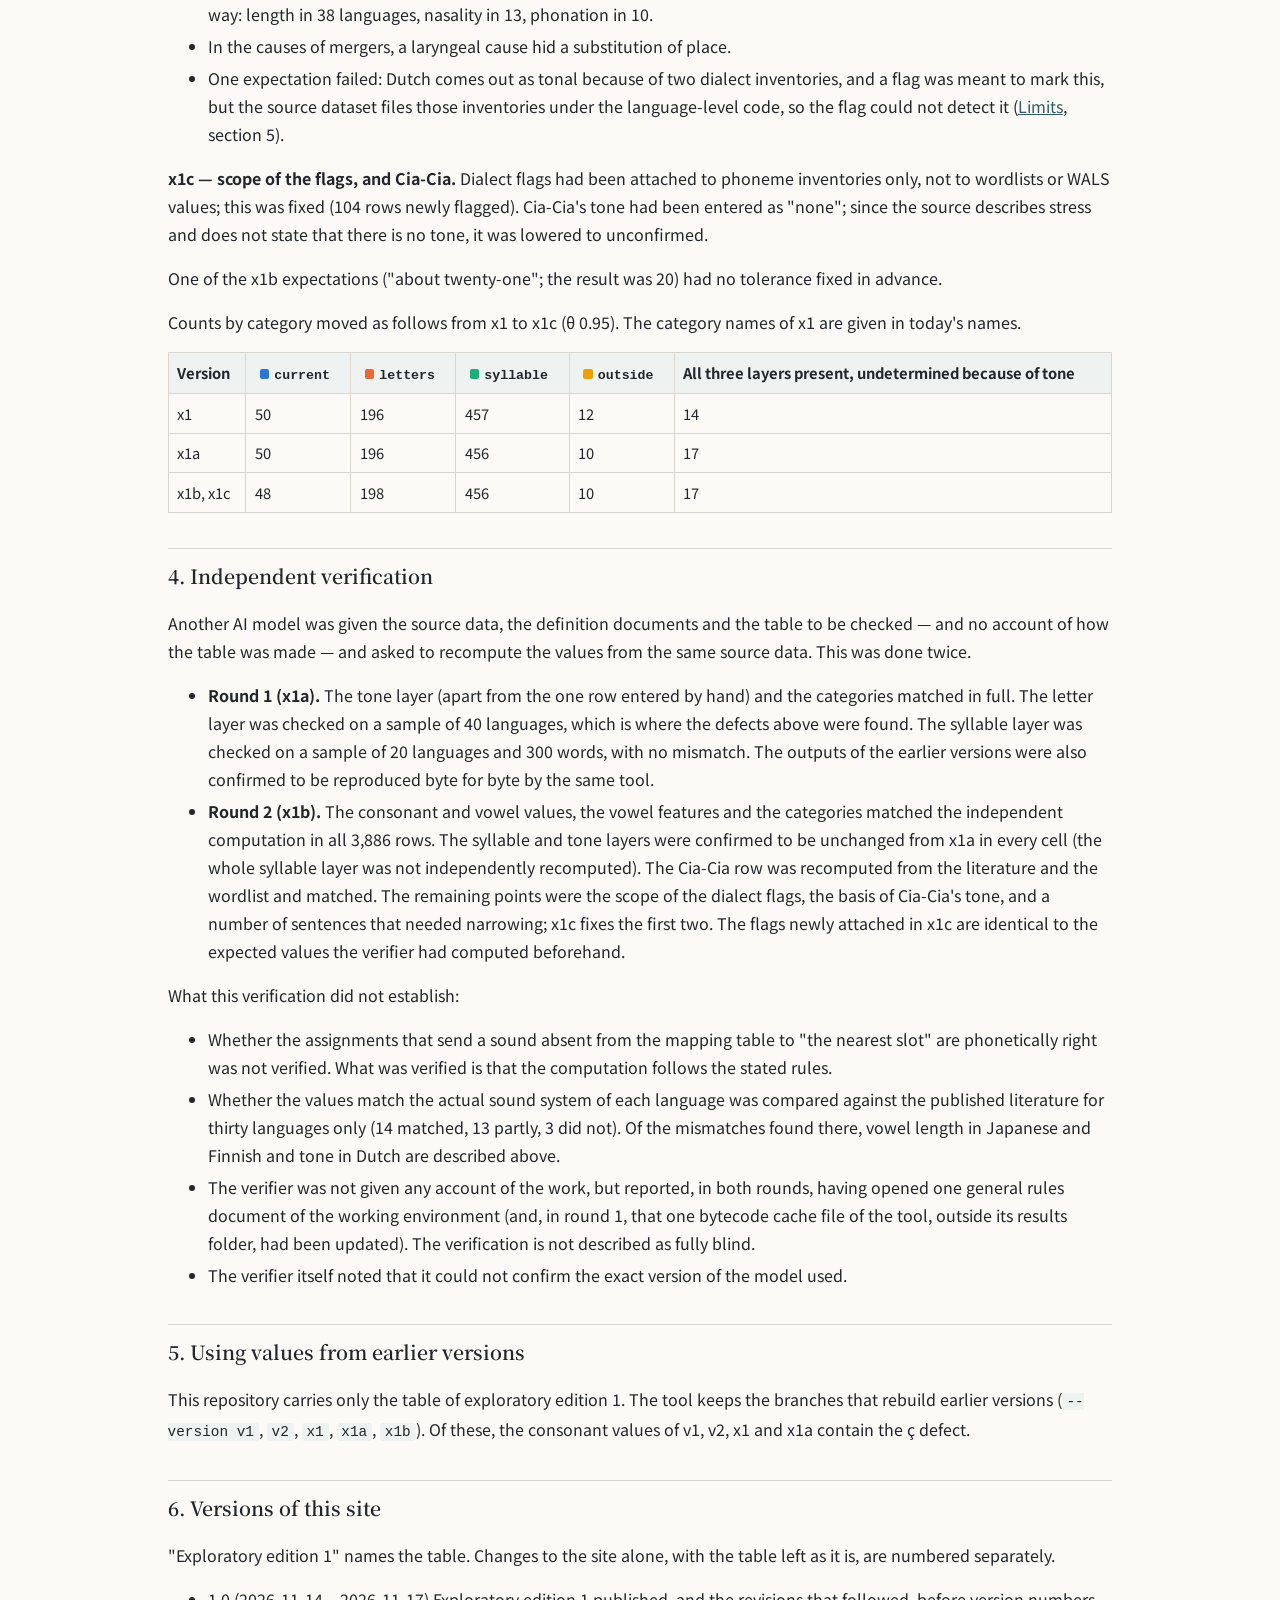
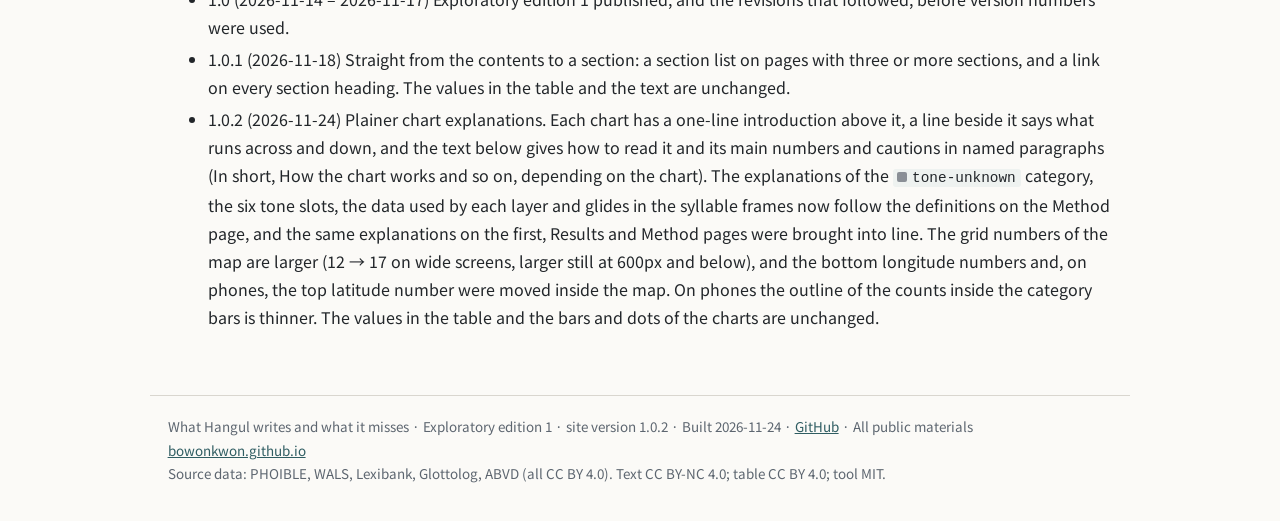
<file: docs/en/record.html>
<!DOCTYPE html><html lang="en"><head><meta charset="utf-8"><meta name="viewport" content="width=device-width,initial-scale=1"><title>Record — What Hangul writes and what it misses</title><link rel="preconnect" href="https://fonts.googleapis.com"><link rel="preconnect" href="https://fonts.gstatic.com" crossorigin><link href="https://fonts.googleapis.com/css2?family=Noto+Sans+KR:wght@400;700&family=Noto+Serif+KR:wght@600&display=swap" rel="stylesheet"><link rel="stylesheet" href="../assets/style.css"></head><body class="p-record"><header><div class="top"><a class="site" href="index.html">What Hangul writes and what it misses</a><span class="lang"><a href="../ko/record.html">한국어</a><a href="../en/record.html" class="on">English</a><a class="hub" href="https://bowonkwon.github.io/en/">All public materials</a></span></div><nav><a href="index.html">Home</a><a href="method.html">Method</a><a href="results.html">Results</a><a href="table.html">Table</a><a href="record.html" class="on">Record</a><a href="limits.html">Limits</a><a href="sources.html">Sources</a></nav></header><main><h1>Record</h1><p class="sub">The predictions written in advance, the test that failed, and what was changed afterwards</p><p>This table is not the outcome of the original plan. The planned test failed, and the table was then changed four times with earlier results already seen. What was changed, and when, is set out here in order.</p>
<nav class="toc" id="toc" aria-label="On this page"><b>On this page</b><ul><li><a href="#written-before">1. What was written down before computing</a></li><li><a href="#predictions">2. The fourteen predictions and the two runs</a></li><li><a href="#four-rounds">3. Toward the exploratory edition — four rounds of changes</a></li><li><a href="#verification">4. Independent verification</a></li><li><a href="#earlier-values">5. Using values from earlier versions</a></li><li><a href="#site-versions">6. Versions of this site</a></li></ul></nav><h2 id="written-before">1. What was written down before computing<a class="hx" href="#written-before" aria-label="Link to the section ‘1. What was written down before computing’">#</a></h2>
<p>Before any computation, the following were written down and fixed with file hashes.</p>
<ul>
<li>The definitions and formulas of the measures, and the releases of the data to be used.</li>
<li><strong>Fourteen predictions about languages whose behavior is already known.</strong> For the languages Sejong notation already covers (Spanish, Russian, Mandarin Chinese, Vietnamese), for Cia-Cia, where a Hangul orthography has actually been used, and for Korean, the document stated what values should come out if the measures work as intended. Two languages expected to be far from Hangul (controls) were to be picked by a rule.</li>
<li><strong>The bar:</strong> at least twelve of the fourteen correct, including the prediction about Korean (number 13).</li>
<li><strong>The rule for failure:</strong> the definitions may be revised once and the computation rerun. If the second run also fails, the full table is not reported as a result.</li>
</ul>
<h2 id="predictions">2. The fourteen predictions and the two runs<a class="hx" href="#predictions" aria-label="Link to the section ‘2. The fourteen predictions and the two runs’">#</a></h2>
<p>"On the list" means meeting the definition used at that stage: syllable, consonant and vowel values each in the top third of all languages, six or fewer tones, and at most two consonant mergers. The exploratory edition does not use this definition.</p>
<div class="tw"><table>
<thead>
<tr>
<th>#</th>
<th>Prediction</th>
<th>First run</th>
<th>Second run</th>
</tr>
</thead>
<tbody>
<tr>
<td>1</td>
<td>Cia-Cia's syllable-frame fit is in the top third, both as defined and when glides are counted separately</td>
<td>held</td>
<td>held</td>
</tr>
<tr>
<td>2</td>
<td>S4b (glossed at the time as "the share of words needing an extra initial syllable"; for today's definition see <a href="method.html">Method</a>, section 3) is highest in Cia-Cia among the five languages</td>
<td>failed</td>
<td>failed (Cia-Cia 0.076, Vietnamese 0.094)</td>
</tr>
<tr>
<td>3</td>
<td>Cia-Cia has two or more consonant mergers</td>
<td>held</td>
<td>held (3)</td>
</tr>
<tr>
<td>4</td>
<td>Cia-Cia is on the list</td>
<td>failed</td>
<td>failed (3 consonant mergers)</td>
</tr>
<tr>
<td>5</td>
<td>Vietnamese: syllable-frame fit in the top third, onset clusters at most 2%, and the largest gap among the five when glides are counted separately</td>
<td>failed</td>
<td>held</td>
</tr>
<tr>
<td>6</td>
<td>A vowel length contrast is detected in Vietnamese</td>
<td>held</td>
<td>held</td>
</tr>
<tr>
<td>7</td>
<td>Vietnamese has four to six tones</td>
<td>held</td>
<td>held</td>
</tr>
<tr>
<td>8</td>
<td>Mandarin has four to six tones</td>
<td>held</td>
<td>held</td>
</tr>
<tr>
<td>9</td>
<td>Mandarin has no consonant mergers</td>
<td>failed</td>
<td>failed (median 1)</td>
</tr>
<tr>
<td>10</td>
<td>Syllable-frame fit: Vietnamese and Mandarin &gt; Spanish &gt; Russian</td>
<td>failed</td>
<td>held</td>
</tr>
<tr>
<td>11</td>
<td>Russian has the lowest syllable-frame fit and the most onset clusters of the five</td>
<td>failed</td>
<td>held</td>
</tr>
<tr>
<td>12</td>
<td>Russian has no consonant mergers</td>
<td>held</td>
<td>held</td>
</tr>
<tr>
<td>13</td>
<td>Korean is in the top tenth for syllable, consonant and vowel values and has no tone</td>
<td>failed</td>
<td>failed (syllable-frame fit 0.964 against a cutoff of 0.998)</td>
</tr>
<tr>
<td>14</td>
<td>Both controls are off the list</td>
<td>held</td>
<td>held</td>
</tr>
<tr>
<td></td>
<td><strong>Held</strong></td>
<td><strong>7</strong></td>
<td><strong>10</strong></td>
</tr>
</tbody>
</table></div>
<p>Both runs fell short of the bar of twelve.</p>
<p><strong>Four definitions revised after the first run.</strong> Consonant + glide sequences such as "kwa" had been counted as onset clusters; coda allophones had not been replaced by their nearest slot; the rule "a word-medial cluster counts as an onset only if it occurs word-initially" had been left out; and vowel pairs differing only in length had been counted as mergers of quality. The three predictions that newly held in the second run (5, 10 and 11) were affected by these revisions.</p>
<p><strong>The four that failed to the end.</strong> Predictions 2 and 4 were wrong expectations about Cia-Cia. Prediction 9 failed because some Mandarin inventories list two similar affricate series side by side. Prediction 13 set a "top tenth" cutoff without knowing the distribution of syllable-frame fit: in this sample that region was taken by languages in which almost every syllable fits the frame.</p>
<p>In the second run, 95 of the 715 languages that could be judged (the 729 with values on all three axes, less 14 whose number of tones is unknown) were on the list. Under the rule, this was not reported as a result.</p>
<h2 id="four-rounds">3. Toward the exploratory edition — four rounds of changes<a class="hx" href="#four-rounds" aria-label="Link to the section ‘3. Toward the exploratory edition — four rounds of changes’">#</a></h2>
<p>Known defects were then fixed and the way of describing the outcome was changed. In each round, what would be changed and what values were expected were written down before computing. <strong>Every round was made after seeing earlier results.</strong></p>
<div class="tw"><table>
<thead>
<tr>
<th>Version</th>
<th>What changed</th>
<th>Expectations written in advance</th>
</tr>
</thead>
<tbody>
<tr>
<td>x1</td>
<td>Tone count 0 treated as missing; quantile cutoffs and the "list" dropped in favor of layer-by-layer description and categories; vowel features included in the condition; widened syllable frame</td>
<td>9 of 10 held</td>
</tr>
<tr>
<td>x1a</td>
<td>Tone written as a range where sources differ</td>
<td>4 of 4</td>
</tr>
<tr>
<td>x1b</td>
<td>First independent verification — handling of ç, all causes of a merger recorded, sounds with no shape, vowel features counted if any inventory records them, flags added, categories renamed</td>
<td>5 of 6</td>
</tr>
<tr>
<td>x1c (exploratory edition 1)</td>
<td>Second independent verification — dialect flags extended to all three data sources, Cia-Cia's tone set to unconfirmed</td>
<td>4 of 4</td>
</tr>
</tbody>
</table></div>
<p><strong>x1 — a tone count of 0 did not mean "none".</strong> At first, the smallest tone count among a language's inventories was used. But among the inventories of languages that WALS codes as tonal, the share with a tone count of 0 ranged from 8% to 44% depending on the source (AA 8 of 30, PH 4 of 9, GM 2 of 24, SPA 4 of 52, UZ 2 of 13). In the other direction, inventories of languages WALS codes as having no tones recorded tone in 4 of 198 cases. So "tone present" is accepted and "0" is treated as missing. Hausa, Yoruba and Igbo had come out as languages without tone; this change corrected that. The one expectation that failed was Vietnamese.</p>
<p><strong>x1a — Vietnamese.</strong> Two inventories count the tones of Vietnamese as six and as eight. The median of 7 exceeded the six slots and Vietnamese came out as <code class="cat c-outside">outside</code>. The problem was summarizing two different analyses in one number, so where the levels differ the tone is now written as a range, and no category is assigned when the range crosses the boundary.</p>
<p><strong>x1b — defects found by independent verification.</strong></p>
<ul>
<li>The tool was reading ç as c (the diacritic was lost when characters were decomposed). 185 languages have ç in an inventory, and this defect alone changed K_c in 49 languages. <strong>The defect had been there since the first run.</strong></li>
<li>Sounds with no shape in the notation, such as voiced retroflex affricates (five distinct symbols, 67 occurrences across inventories, 37 languages), were being counted as contrasts that are written.</li>
<li>Vowel features were recognized only when at least half of the inventories recorded them, which dropped the length contrast of languages such as Japanese and Finnish, where one inventory in three records length. Features dropped this way: length in 38 languages, nasality in 13, phonation in 10.</li>
<li>In the causes of mergers, a laryngeal cause hid a substitution of place.</li>
<li>One expectation failed: Dutch comes out as tonal because of two dialect inventories, and a flag was meant to mark this, but the source dataset files those inventories under the language-level code, so the flag could not detect it (<a href="limits.html">Limits</a>, section 5).</li>
</ul>
<p><strong>x1c — scope of the flags, and Cia-Cia.</strong> Dialect flags had been attached to phoneme inventories only, not to wordlists or WALS values; this was fixed (104 rows newly flagged). Cia-Cia's tone had been entered as "none"; since the source describes stress and does not state that there is no tone, it was lowered to unconfirmed.</p>
<p>One of the x1b expectations ("about twenty-one"; the result was 20) had no tolerance fixed in advance.</p>
<p>Counts by category moved as follows from x1 to x1c (θ 0.95). The category names of x1 are given in today's names.</p>
<div class="tw"><table>
<thead>
<tr>
<th>Version</th>
<th><code class="cat c-current">current</code></th>
<th><code class="cat c-letters">letters</code></th>
<th><code class="cat c-syllable">syllable</code></th>
<th><code class="cat c-outside">outside</code></th>
<th>All three layers present, undetermined because of tone</th>
</tr>
</thead>
<tbody>
<tr>
<td>x1</td>
<td>50</td>
<td>196</td>
<td>457</td>
<td>12</td>
<td>14</td>
</tr>
<tr>
<td>x1a</td>
<td>50</td>
<td>196</td>
<td>456</td>
<td>10</td>
<td>17</td>
</tr>
<tr>
<td>x1b, x1c</td>
<td>48</td>
<td>198</td>
<td>456</td>
<td>10</td>
<td>17</td>
</tr>
</tbody>
</table></div>
<h2 id="verification">4. Independent verification<a class="hx" href="#verification" aria-label="Link to the section ‘4. Independent verification’">#</a></h2>
<p>Another AI model was given the source data, the definition documents and the table to be checked — and no account of how the table was made — and asked to recompute the values from the same source data. This was done twice.</p>
<ul>
<li><strong>Round 1 (x1a).</strong> The tone layer (apart from the one row entered by hand) and the categories matched in full. The letter layer was checked on a sample of 40 languages, which is where the defects above were found. The syllable layer was checked on a sample of 20 languages and 300 words, with no mismatch. The outputs of the earlier versions were also confirmed to be reproduced byte for byte by the same tool.</li>
<li><strong>Round 2 (x1b).</strong> The consonant and vowel values, the vowel features and the categories matched the independent computation in all 3,886 rows. The syllable and tone layers were confirmed to be unchanged from x1a in every cell (the whole syllable layer was not independently recomputed). The Cia-Cia row was recomputed from the literature and the wordlist and matched. The remaining points were the scope of the dialect flags, the basis of Cia-Cia's tone, and a number of sentences that needed narrowing; x1c fixes the first two. The flags newly attached in x1c are identical to the expected values the verifier had computed beforehand.</li>
</ul>
<p>What this verification did not establish:</p>
<ul>
<li>Whether the assignments that send a sound absent from the mapping table to "the nearest slot" are phonetically right was not verified. What was verified is that the computation follows the stated rules.</li>
<li>Whether the values match the actual sound system of each language was compared against the published literature for thirty languages only (14 matched, 13 partly, 3 did not). Of the mismatches found there, vowel length in Japanese and Finnish and tone in Dutch are described above.</li>
<li>The verifier was not given any account of the work, but reported, in both rounds, having opened one general rules document of the working environment (and, in round 1, that one bytecode cache file of the tool, outside its results folder, had been updated). The verification is not described as fully blind.</li>
<li>The verifier itself noted that it could not confirm the exact version of the model used.</li>
</ul>
<h2 id="earlier-values">5. Using values from earlier versions<a class="hx" href="#earlier-values" aria-label="Link to the section ‘5. Using values from earlier versions’">#</a></h2>
<p>This repository carries only the table of exploratory edition 1. The tool keeps the branches that rebuild earlier versions (<code>--version v1</code>, <code>v2</code>, <code>x1</code>, <code>x1a</code>, <code>x1b</code>). Of these, the consonant values of v1, v2, x1 and x1a contain the ç defect.</p>
<h2 id="site-versions">6. Versions of this site<a class="hx" href="#site-versions" aria-label="Link to the section ‘6. Versions of this site’">#</a></h2>
<p>"Exploratory edition 1" names the table. Changes to the site alone, with the table left as it is, are numbered separately.</p>
<ul>
<li>1.0 (2026-11-14 – 2026-11-17) Exploratory edition 1 published, and the revisions that followed, before version numbers were used.</li>
<li>1.0.1 (2026-11-18) Straight from the contents to a section: a section list on pages with three or more sections, and a link on every section heading. The values in the table and the text are unchanged.</li>
<li>1.0.2 (2026-11-24) Plainer chart explanations. Each chart has a one-line introduction above it, a line beside it says what runs across and down, and the text below gives how to read it and its main numbers and cautions in named paragraphs (In short, How the chart works and so on, depending on the chart). The explanations of the <code class="cat c-tone-unknown">tone-unknown</code> category, the six tone slots, the data used by each layer and glides in the syllable frames now follow the definitions on the Method page, and the same explanations on the first, Results and Method pages were brought into line. The grid numbers of the map are larger (12 → 17 on wide screens, larger still at 600px and below), and the bottom longitude numbers and, on phones, the top latitude number were moved inside the map. On phones the outline of the counts inside the category bars is thinner. The values in the table and the bars and dots of the charts are unchanged.</li>
</ul><a class="totoc" href="#toc" aria-label="Back to the section list of this page">↑ Contents</a></main><footer>What Hangul writes and what it misses · Exploratory edition 1 · site version 1.0.2 · Built 2026-11-24 · <a href="https://github.com/BowonKwon/Hangul-Notation-Conditions">GitHub</a> · All public materials <a href="https://bowonkwon.github.io/en/">bowonkwon.github.io</a><br>Source data: PHOIBLE, WALS, Lexibank, Glottolog, ABVD (all CC BY 4.0). Text CC BY-NC 4.0; table CC BY 4.0; tool MIT.</footer><script src="../assets/nav.js"></script></body></html>
</file>
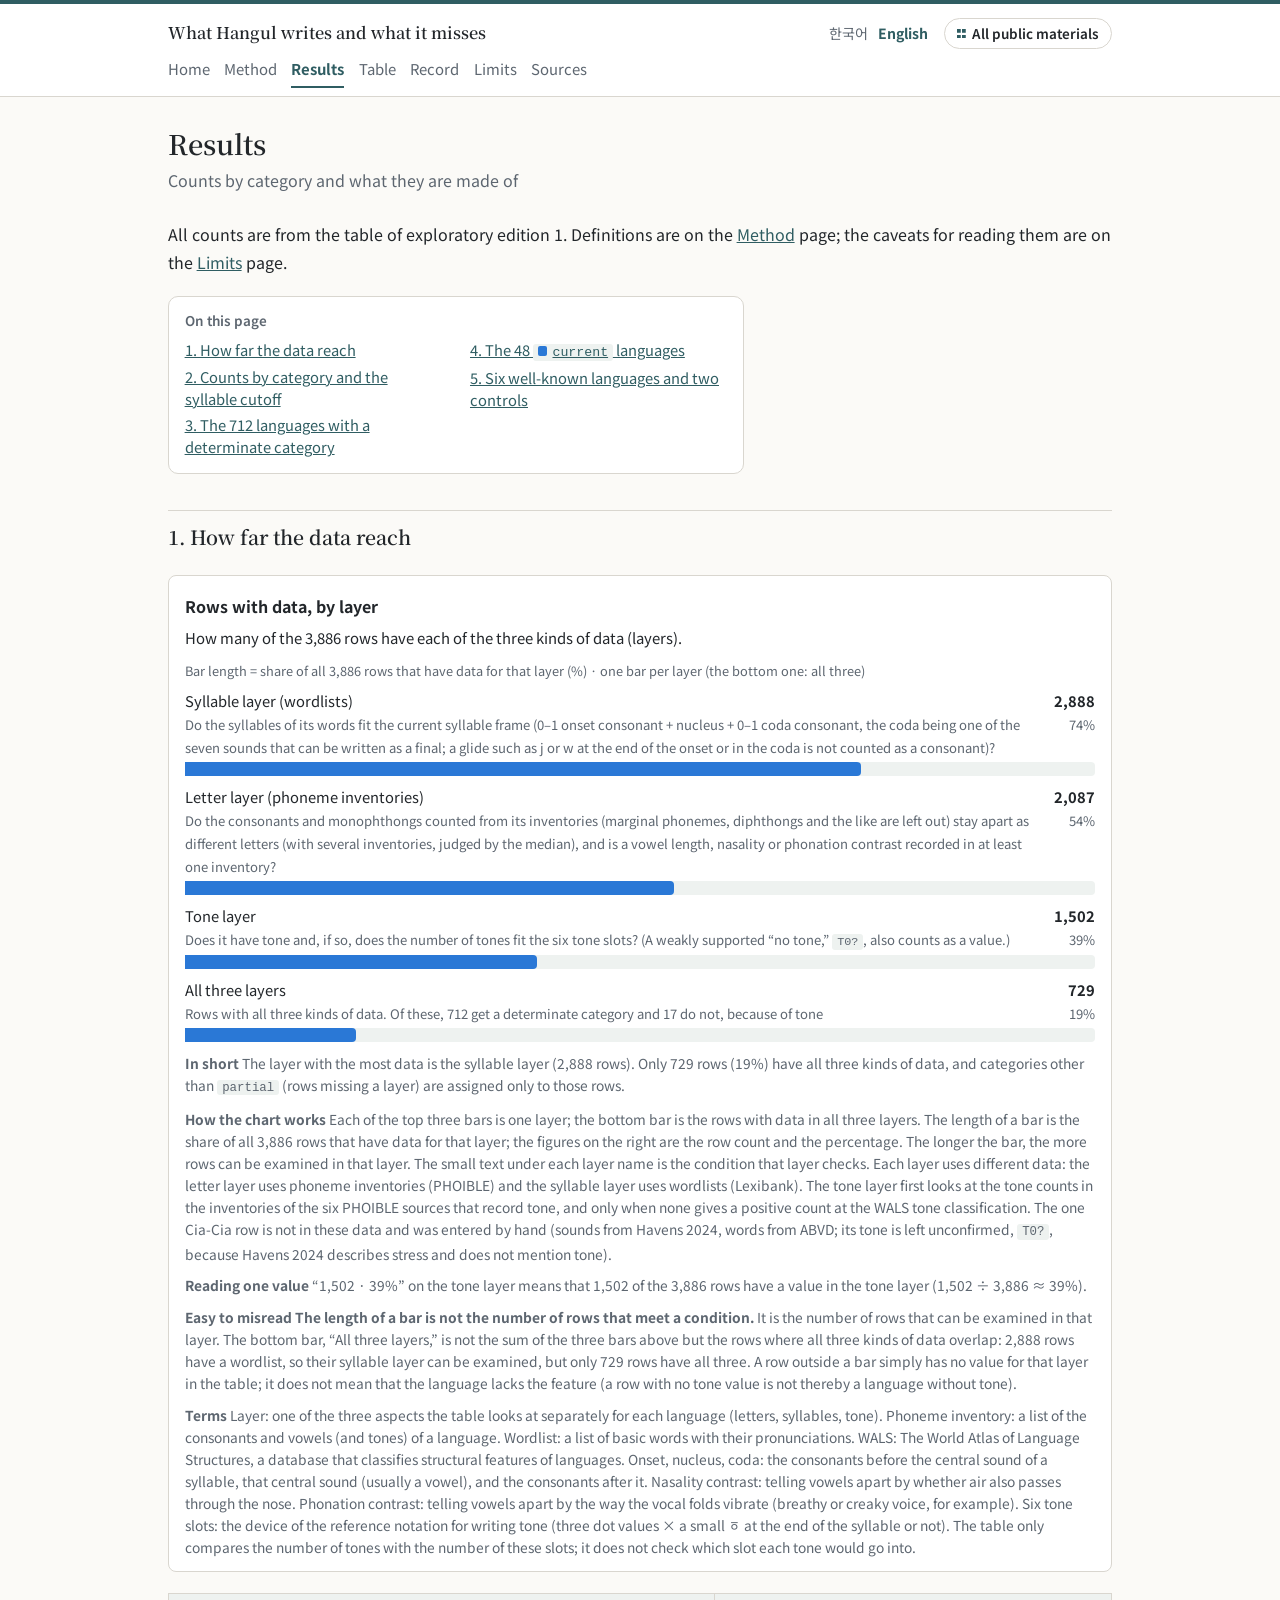
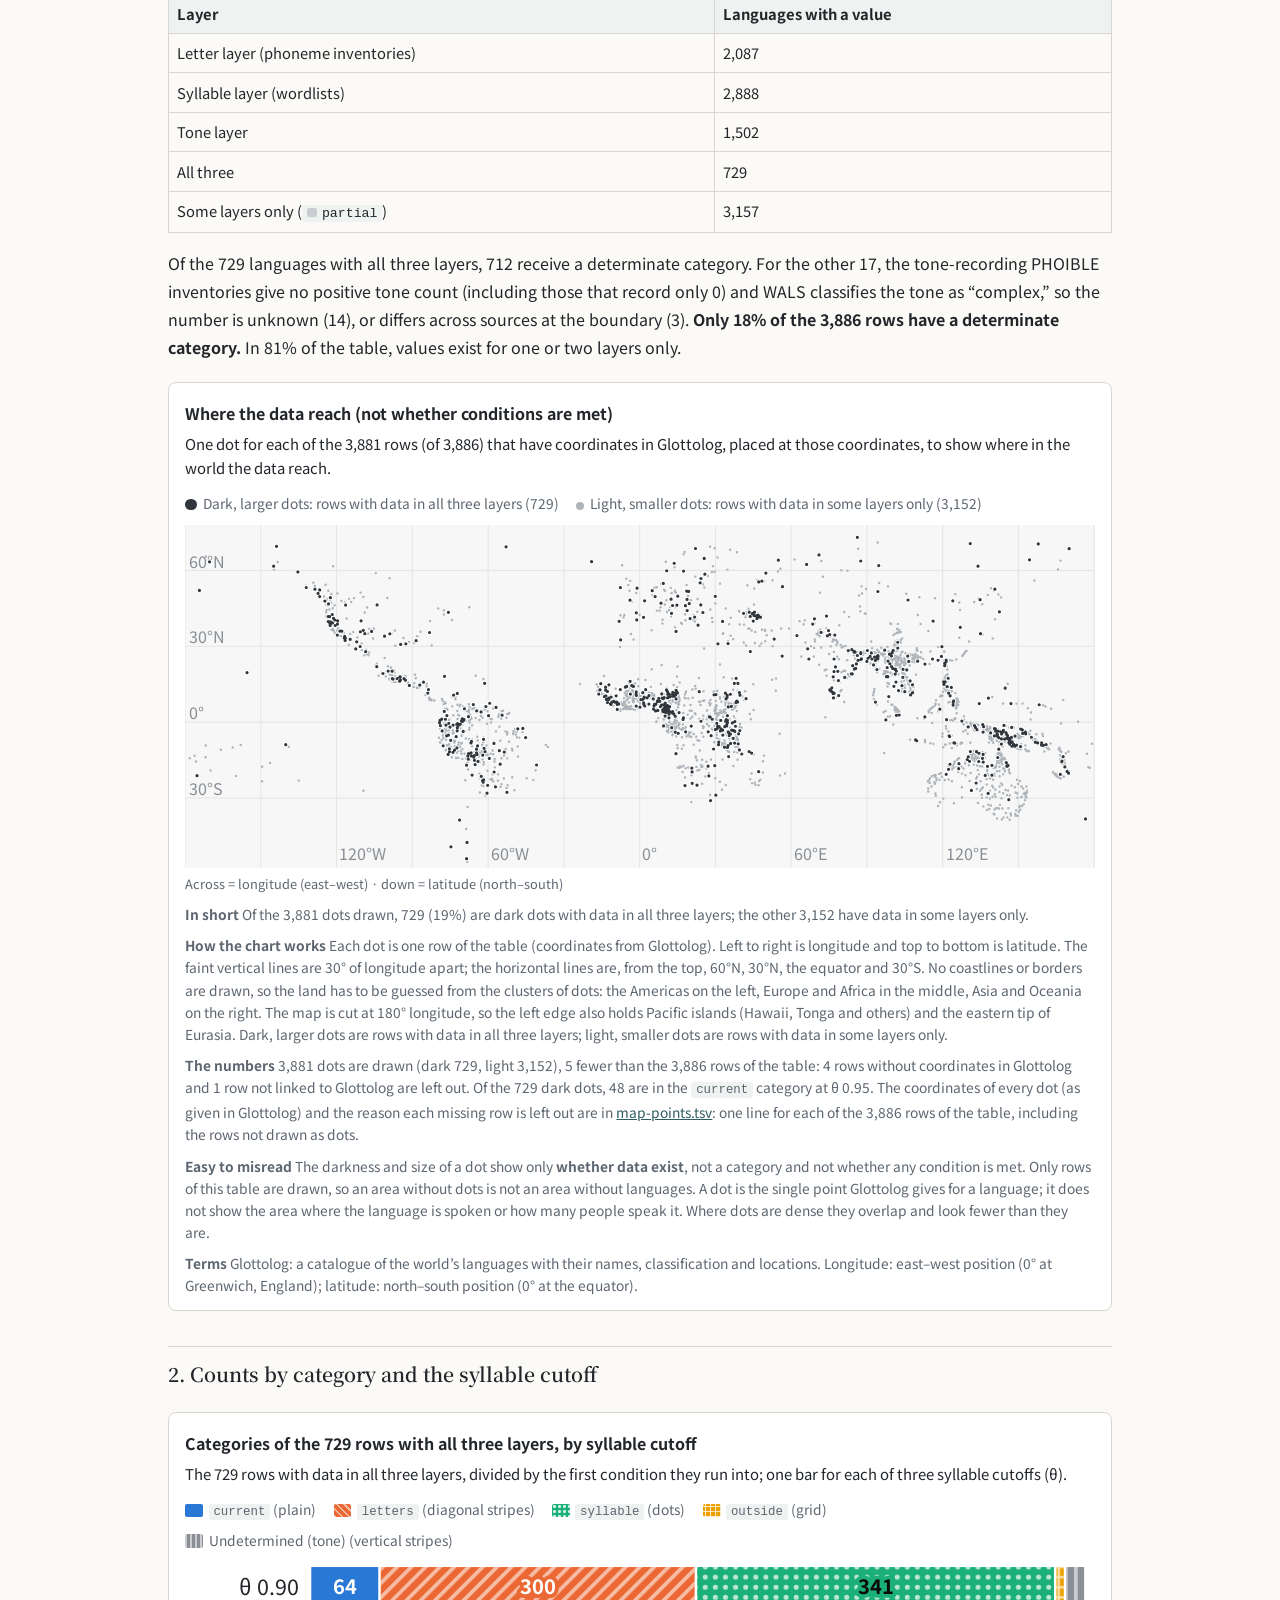
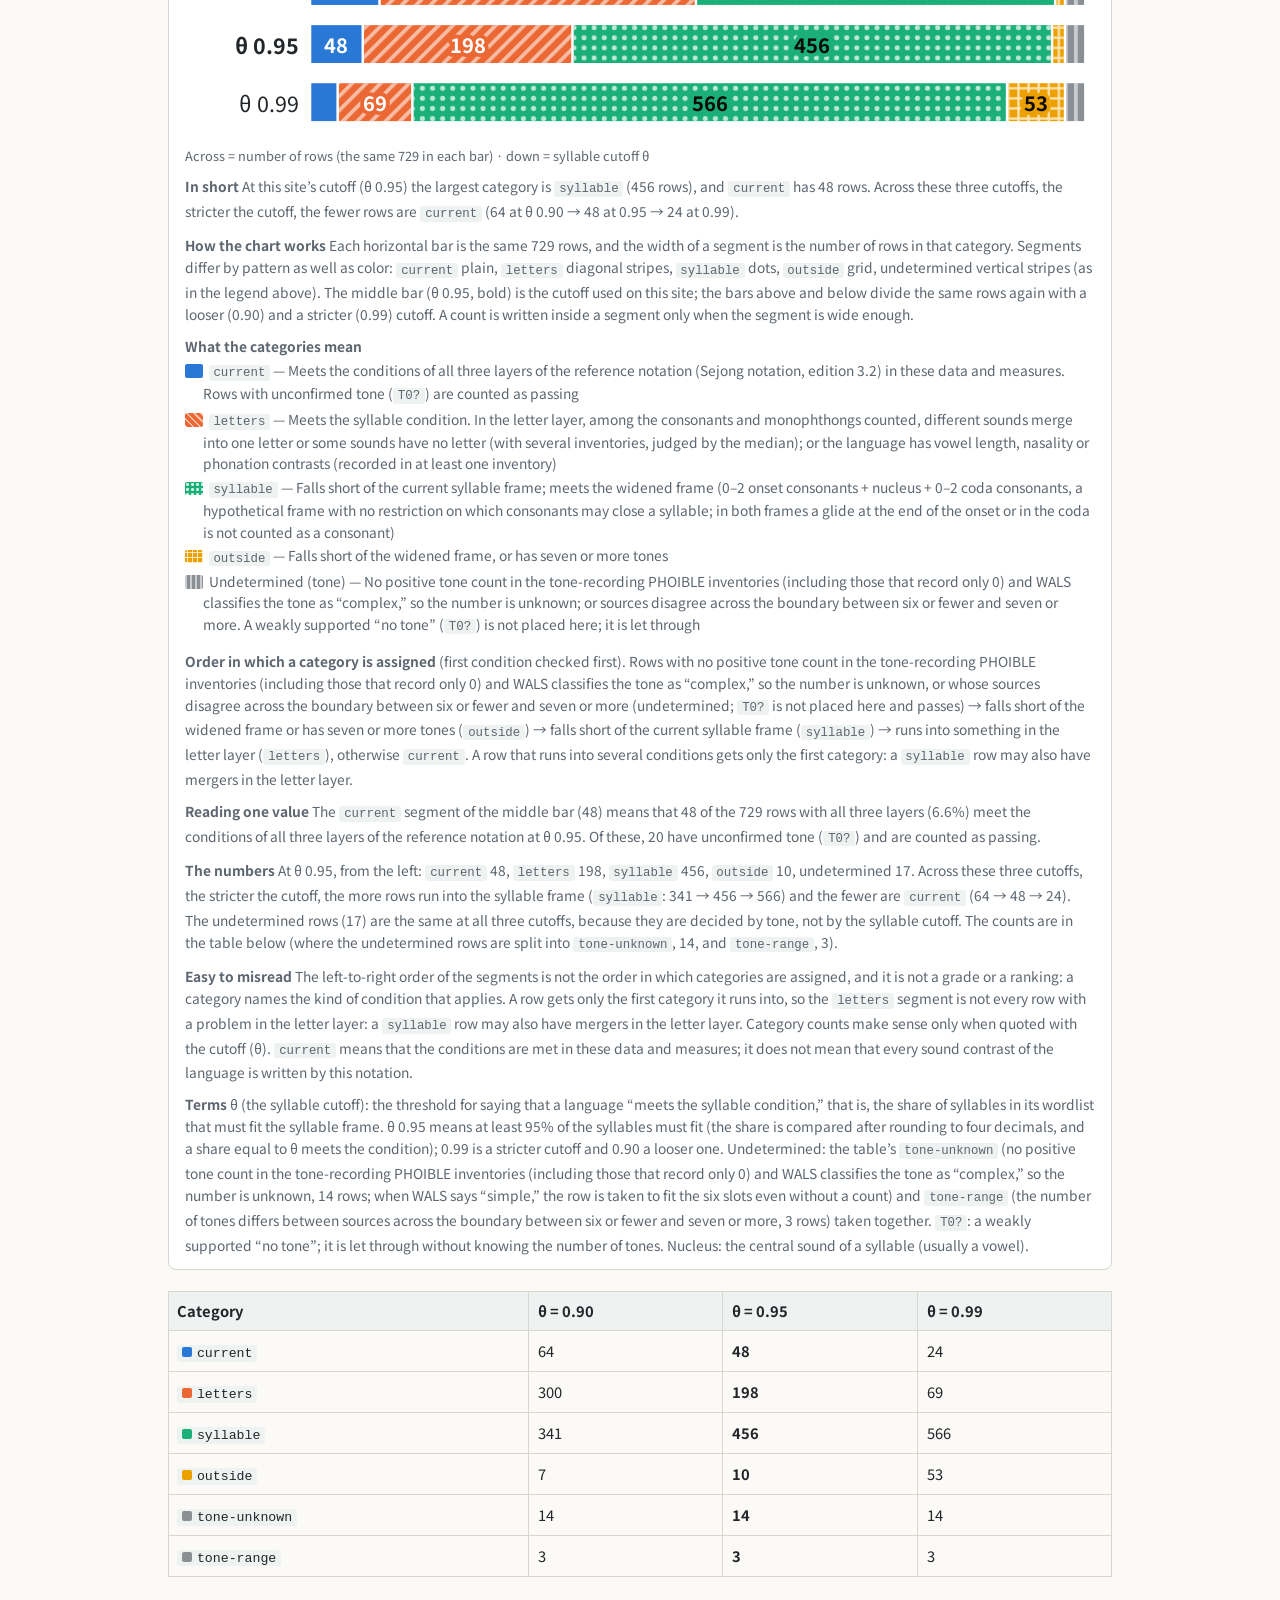
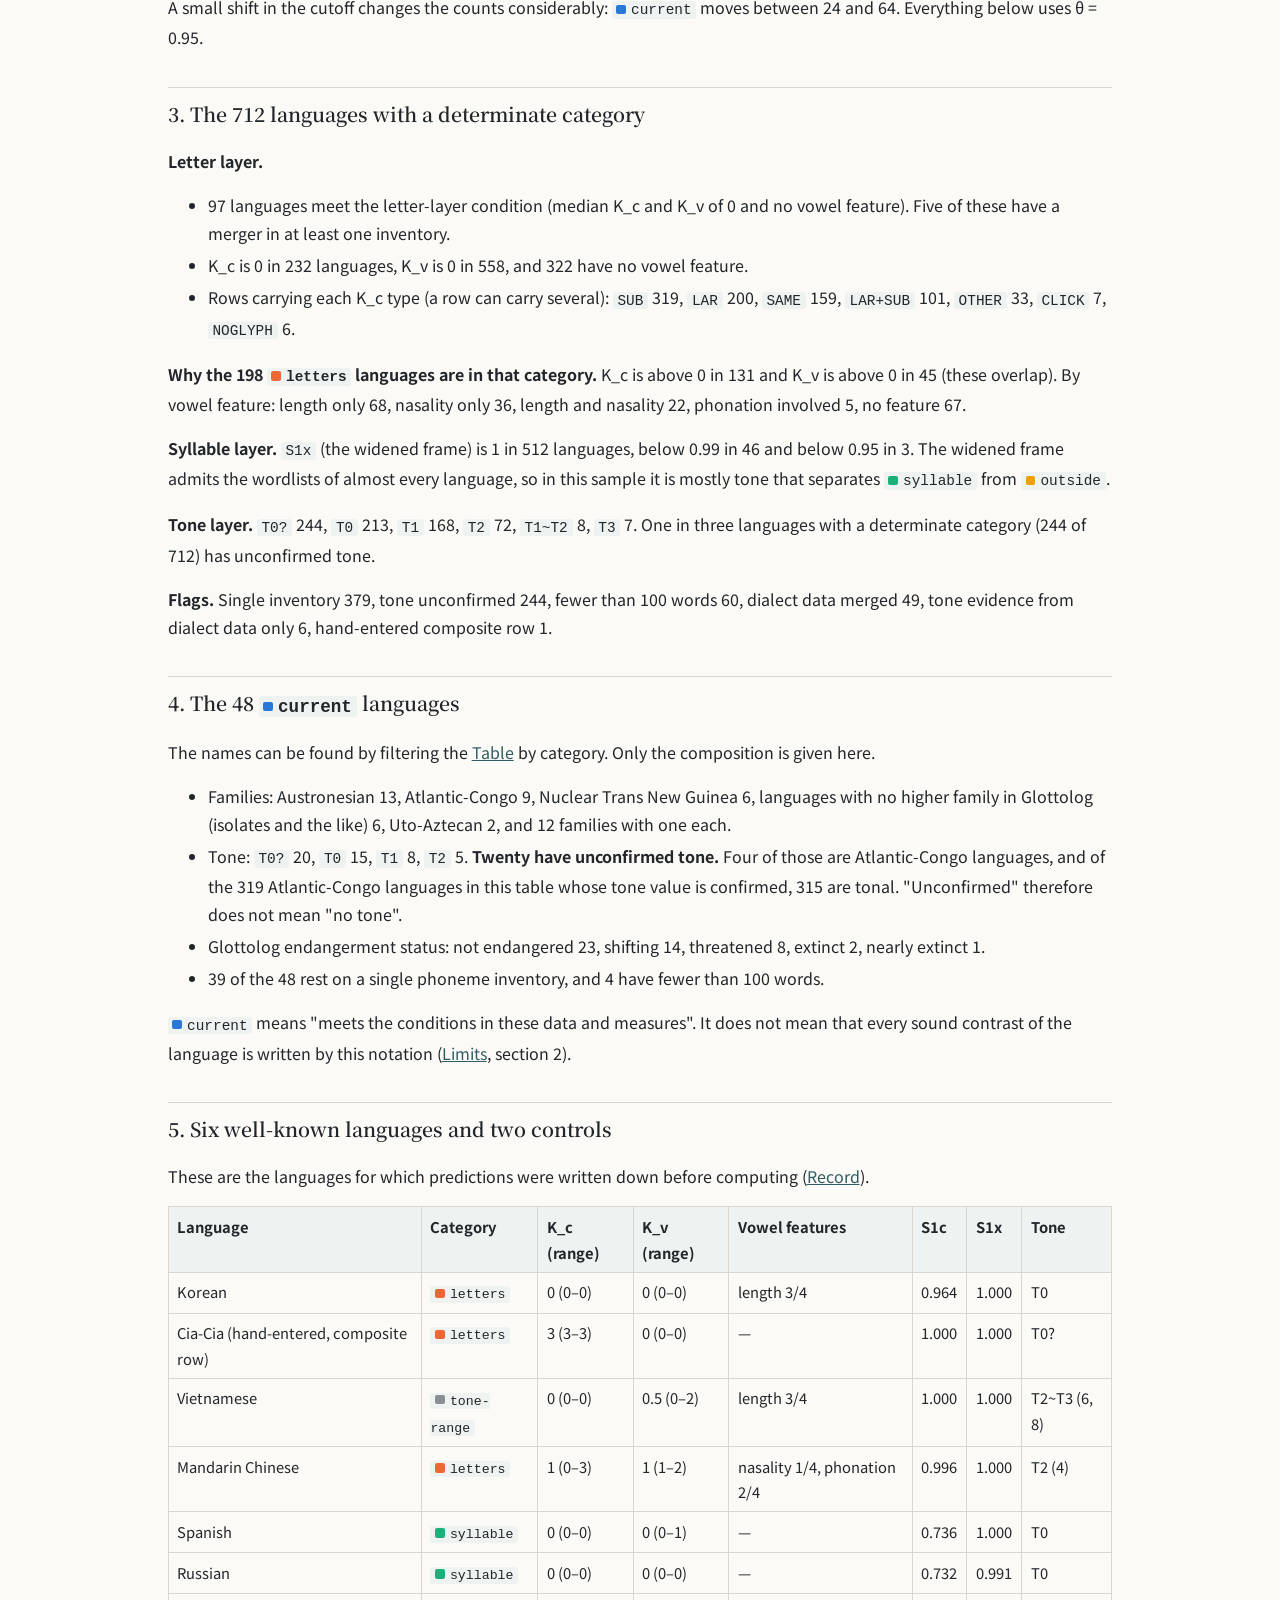
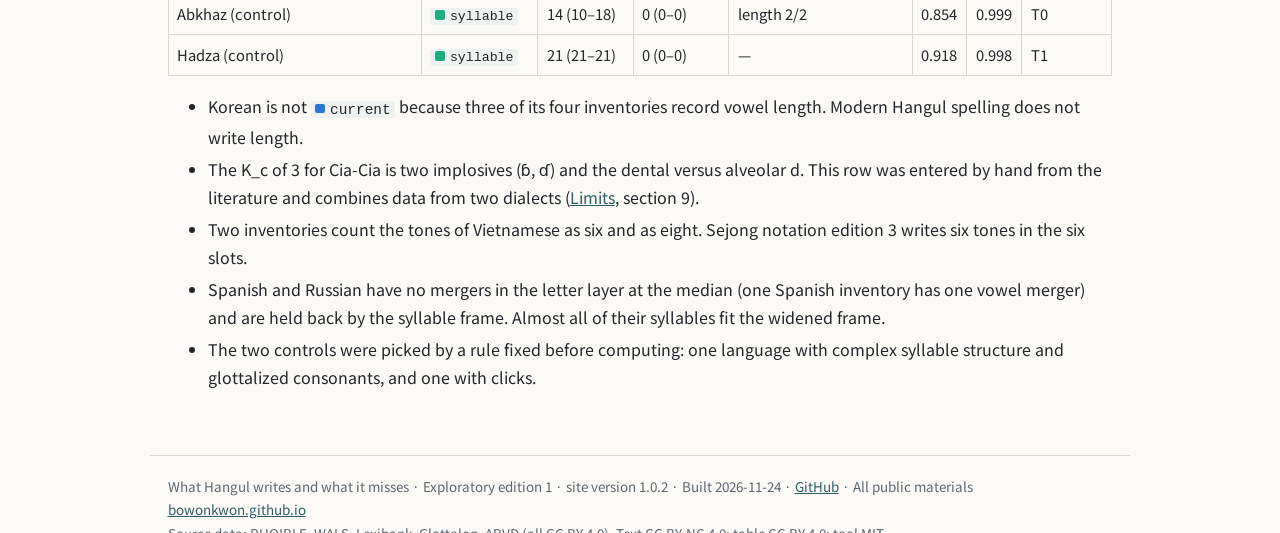
<file: docs/en/results.html>
<!DOCTYPE html><html lang="en"><head><meta charset="utf-8"><meta name="viewport" content="width=device-width,initial-scale=1"><title>Results — What Hangul writes and what it misses</title><link rel="preconnect" href="https://fonts.googleapis.com"><link rel="preconnect" href="https://fonts.gstatic.com" crossorigin><link href="https://fonts.googleapis.com/css2?family=Noto+Sans+KR:wght@400;700&family=Noto+Serif+KR:wght@600&display=swap" rel="stylesheet"><link rel="stylesheet" href="../assets/style.css"></head><body class="p-results"><header><div class="top"><a class="site" href="index.html">What Hangul writes and what it misses</a><span class="lang"><a href="../ko/results.html">한국어</a><a href="../en/results.html" class="on">English</a><a class="hub" href="https://bowonkwon.github.io/en/">All public materials</a></span></div><nav><a href="index.html">Home</a><a href="method.html">Method</a><a href="results.html" class="on">Results</a><a href="table.html">Table</a><a href="record.html">Record</a><a href="limits.html">Limits</a><a href="sources.html">Sources</a></nav></header><main><h1>Results</h1><p class="sub">Counts by category and what they are made of</p><p>All counts are from the table of exploratory edition 1. Definitions are on the <a href="method.html">Method</a> page; the caveats for reading them are on the <a href="limits.html">Limits</a> page.</p>
<nav class="toc" id="toc" aria-label="On this page"><b>On this page</b><ul><li><a href="#reach">1. How far the data reach</a></li><li><a href="#counts">2. Counts by category and the syllable cutoff</a></li><li><a href="#composition">3. The 712 languages with a determinate category</a></li><li><a href="#current-48">4. The 48 <code class="cat c-current">current</code> languages</a></li><li><a href="#known-languages">5. Six well-known languages and two controls</a></li></ul></nav><h2 id="reach">1. How far the data reach<a class="hx" href="#reach" aria-label="Link to the section ‘1. How far the data reach’">#</a></h2>
<div class="fig"><h3>Rows with data, by layer</h3><p class="lead">How many of the 3,886 rows have each of the three kinds of data (layers).</p><p class="axis">Bar length = share of all 3,886 rows that have data for that layer (%) · one bar per layer (the bottom one: all three)</p><div class="mrow"><div class="mtop"><span>Syllable layer (wordlists)<small>Do the syllables of its words fit the current syllable frame (0–1 onset consonant + nucleus + 0–1 coda consonant, the coda being one of the seven sounds that can be written as a final; a glide such as j or w at the end of the onset or in the coda is not counted as a consonant)?</small></span><span class="v">2,888<small>74%</small></span></div><div class="track"><div class="bar" style="width:74.32%" title="2,888 / 3,886"></div></div></div><div class="mrow"><div class="mtop"><span>Letter layer (phoneme inventories)<small>Do the consonants and monophthongs counted from its inventories (marginal phonemes, diphthongs and the like are left out) stay apart as different letters (with several inventories, judged by the median), and is a vowel length, nasality or phonation contrast recorded in at least one inventory?</small></span><span class="v">2,087<small>54%</small></span></div><div class="track"><div class="bar" style="width:53.71%" title="2,087 / 3,886"></div></div></div><div class="mrow"><div class="mtop"><span>Tone layer<small>Does it have tone and, if so, does the number of tones fit the six tone slots? (A weakly supported “no tone,” <code>T0?</code>, also counts as a value.)</small></span><span class="v">1,502<small>39%</small></span></div><div class="track"><div class="bar" style="width:38.65%" title="1,502 / 3,886"></div></div></div><div class="mrow"><div class="mtop"><span>All three layers<small>Rows with all three kinds of data. Of these, 712 get a determinate category and 17 do not, because of tone</small></span><span class="v">729<small>19%</small></span></div><div class="track"><div class="bar" style="width:18.76%" title="729 / 3,886"></div></div></div><p class="cap"><strong>In short</strong> The layer with the most data is the syllable layer (2,888 rows). Only 729 rows (19%) have all three kinds of data, and categories other than <code>partial</code> (rows missing a layer) are assigned only to those rows.</p><p class="cap"><strong>How the chart works</strong> Each of the top three bars is one layer; the bottom bar is the rows with data in all three layers. The length of a bar is the share of all 3,886 rows that have data for that layer; the figures on the right are the row count and the percentage. The longer the bar, the more rows can be examined in that layer. The small text under each layer name is the condition that layer checks. Each layer uses different data: the letter layer uses phoneme inventories (PHOIBLE) and the syllable layer uses wordlists (Lexibank). The tone layer first looks at the tone counts in the inventories of the six PHOIBLE sources that record tone, and only when none gives a positive count at the WALS tone classification. The one Cia-Cia row is not in these data and was entered by hand (sounds from Havens 2024, words from ABVD; its tone is left unconfirmed, <code>T0?</code>, because Havens 2024 describes stress and does not mention tone).</p><p class="cap"><strong>Reading one value</strong> “1,502 · 39%” on the tone layer means that 1,502 of the 3,886 rows have a value in the tone layer (1,502 ÷ 3,886 ≈ 39%).</p><p class="cap"><strong>Easy to misread</strong> <strong>The length of a bar is not the number of rows that meet a condition.</strong> It is the number of rows that can be examined in that layer. The bottom bar, “All three layers,” is not the sum of the three bars above but the rows where all three kinds of data overlap: 2,888 rows have a wordlist, so their syllable layer can be examined, but only 729 rows have all three. A row outside a bar simply has no value for that layer in the table; it does not mean that the language lacks the feature (a row with no tone value is not thereby a language without tone).</p><p class="cap"><strong>Terms</strong> Layer: one of the three aspects the table looks at separately for each language (letters, syllables, tone). Phoneme inventory: a list of the consonants and vowels (and tones) of a language. Wordlist: a list of basic words with their pronunciations. WALS: The World Atlas of Language Structures, a database that classifies structural features of languages. Onset, nucleus, coda: the consonants before the central sound of a syllable, that central sound (usually a vowel), and the consonants after it. Nasality contrast: telling vowels apart by whether air also passes through the nose. Phonation contrast: telling vowels apart by the way the vocal folds vibrate (breathy or creaky voice, for example). Six tone slots: the device of the reference notation for writing tone (three dot values × a small ㆆ at the end of the syllable or not). The table only compares the number of tones with the number of these slots; it does not check which slot each tone would go into.</p></div>
<div class="tw"><table>
<thead>
<tr>
<th>Layer</th>
<th>Languages with a value</th>
</tr>
</thead>
<tbody>
<tr>
<td>Letter layer (phoneme inventories)</td>
<td>2,087</td>
</tr>
<tr>
<td>Syllable layer (wordlists)</td>
<td>2,888</td>
</tr>
<tr>
<td>Tone layer</td>
<td>1,502</td>
</tr>
<tr>
<td>All three</td>
<td>729</td>
</tr>
<tr>
<td>Some layers only (<code class="cat c-partial">partial</code>)</td>
<td>3,157</td>
</tr>
</tbody>
</table></div>
<p>Of the 729 languages with all three layers, 712 receive a determinate category. For the other 17, the tone-recording PHOIBLE inventories give no positive tone count (including those that record only 0) and WALS classifies the tone as “complex,” so the number is unknown (14), or differs across sources at the boundary (3). <strong>Only 18% of the 3,886 rows have a determinate category.</strong> In 81% of the table, values exist for one or two layers only.</p>
<div class="fig"><h3>Where the data reach (not whether conditions are met)</h3><p class="lead">One dot for each of the 3,881 rows (of 3,886) that have coordinates in Glottolog, placed at those coordinates, to show where in the world the data reach.</p><div class="legend"><span><i class="sw dot" style="background:#30363c"></i>Dark, larger dots: rows with data in all three layers (729)</span><span><i class="sw dot sm" style="background:#aeb4ba"></i>Light, smaller dots: rows with data in some layers only (3,152)</span></div><svg class="map" viewBox="0 0 960 363" role="img" aria-label="Where the data reach (not whether conditions are met)"><rect width="960" height="363" fill="#f6f7f6"/><g stroke="#e3e5e2" stroke-width="1"><line x1="0" y1="0" x2="0" y2="363"/><line x1="80" y1="0" x2="80" y2="363"/><line x1="160" y1="0" x2="160" y2="363"/><line x1="240" y1="0" x2="240" y2="363"/><line x1="320" y1="0" x2="320" y2="363"/><line x1="400" y1="0" x2="400" y2="363"/><line x1="480" y1="0" x2="480" y2="363"/><line x1="560" y1="0" x2="560" y2="363"/><line x1="640" y1="0" x2="640" y2="363"/><line x1="720" y1="0" x2="720" y2="363"/><line x1="800" y1="0" x2="800" y2="363"/><line x1="880" y1="0" x2="880" y2="363"/><line x1="960" y1="0" x2="960" y2="363"/><line x1="0" y1="48.0" x2="960" y2="48.0"/><line x1="0" y1="128.1" x2="960" y2="128.1"/><line x1="0" y1="208.2" x2="960" y2="208.2"/><line x1="0" y1="288.3" x2="960" y2="288.3"/></g><g class="lw" font-size="17" fill="#8a8f96"><text x="4" y="45.0">60°N</text><text x="4" y="125.1">30°N</text><text x="4" y="205.2">0°</text><text x="4" y="285.3">30°S</text><text x="163.0" y="354">120°W</text><text x="323.0" y="354">60°W</text><text x="483.0" y="354">0°</text><text x="643.0" y="354">60°E</text><text x="803.0" y="354">120°E</text></g><g class="ln" font-size="32" fill="#8a8f96"><text x="4" y="50">60°N</text><text x="4" y="125.1">30°N</text><text x="4" y="205.2">0°</text><text x="4" y="285.3">30°S</text><text x="163.0" y="349">120°W</text><text x="323.0" y="349">60°W</text><text x="483.0" y="349">0°</text><text x="643.0" y="349">60°E</text><text x="803.0" y="349">120°E</text></g><path d="M577.5 192.3h0M872 232.3h0M868.4 224.5h0M507.3 190.6h0M856.9 218.8h0M800.5 167.1h0M467.8 193.1h0M317.3 285.6h0M279.8 211.6h0M497.6 195.3h0M861.1 217.4h0M812.2 230.4h0M833.1 209.7h0M470.3 194.3h0M215.8 162.5h0M740.7 143.2h0M287.5 196.5h0M560.8 179.1h0M329.4 276.5h0M737.6 197.8h0M274 215.7h0M566.7 198.6h0M514.9 186.5h0M467.9 193.8h0M849.8 288.7h0M584.9 90.8h0M870.1 225.3h0M874.7 231.8h0M591.5 175.6h0M562 175h0M534.6 292.6h0M606.9 96.3h0M859.8 244.9h0M853.4 225.1h0M860.1 232.4h0M272.2 222.3h0M799.1 180.1h0M501.4 192.7h0M474.8 195.2h0M496 188.3h0M802.4 164.6h0M318.6 242h0M860.4 226h0M548.3 185.3h0M281 234.4h0M727.9 173.1h0M483.7 184.5h0M924.7 249.9h0M749.2 151.5h0M603.5 95h0M880.5 224.8h0M868.5 228.6h0M495.9 188.2h0M317.4 242.4h0M331.7 199.7h0M521.2 209.3h0M805.4 170.5h0M581.8 188.5h0M217.1 162.1h0M764.3 166.7h0M802.7 173.2h0M535.4 98.8h0M809.3 173h0M217.6 161.8h0M504 190.6h0M867.7 224.3h0M492.8 152.4h0M468.2 194.2h0M298.4 297.6h0M858.5 241.6h0M811.4 230.1h0M149.5 89.7h0M752 138.8h0M921.7 47h0M867.6 222h0M350.2 218.3h0M857.8 219.4h0M834.3 240.2h0M876.5 223h0M291.9 241.5h0M558.5 175.9h0M844.1 213.2h0M924 238.3h0M800.8 168.6h0M864.8 219.5h0M927.6 249.3h0M505.7 192.3h0M925.2 249.6h0M821.8 218.1h0M748 116.1h0M802.8 163.1h0M826.8 244.4h0M803.6 146.6h0M503.1 180.6h0M470.5 170.4h0M856.9 219.2h0M313.8 232.3h0M500.2 195h0M866.8 220.7h0M866.6 220.6h0M348.5 215.4h0M538.4 101.9h0M277.3 200.9h0M846.3 268.3h0M603.4 93.9h0M275.7 217h0M872.2 213.7h0M572.4 185.3h0M862.9 224.2h0M324.1 269.2h0M859.3 238.7h0M851.9 219.1h0M864.1 219.1h0M497.6 207.9h0M858 241.3h0M484.3 183.9h0M541.1 259.2h0M844.4 245.6h0M868.6 222.8h0M868.7 227.4h0M835.4 267.7h0M842.3 212.9h0M839.6 280.6h0M611.3 243.5h0M315.1 162.6h0M570.7 188h0M481.5 180.7h0M879.5 234h0M932.9 239.2h0M467.6 191.7h0M471.2 191.3h0M925.8 249.8h0M866.7 222h0M334 204.2h0M221.2 161.2h0M729.9 135.6h0M325.6 229.1h0M353 224.5h0M928.5 250.5h0M864.2 219.8h0M467.9 194.3h0M727.5 175.5h0M528.4 100.5h0M841.2 284.8h0M480 94.8h0M925.2 249.9h0M189.8 92.4h0M869.1 222.9h0M340 221.3h0M328.2 193.1h0M524.6 104.3h0M578.1 195.1h0M909.8 232.8h0M762.5 160.8h0M920.7 265h0M920.4 265.1h0M859.7 229.4h0M310 232h0M312.7 241.5h0M563.5 198.7h0M858.5 242.8h0M185.6 112.5h0M536.5 99.8h0M859 216.4h0M910.5 235.5h0M804.4 164.4h0M313.5 240.5h0M280.2 237.5h0M668.1 114.5h0M729.4 151.1h0M831.3 210.2h0M463.9 95h0M851 224.2h0M924 238.3h0M494.5 181.3h0M580.9 219.3h0M231.8 125.7h0M859.4 237.6h0M814.7 187.4h0M219.5 162.6h0M866.1 221.8h0M806.7 178.4h0M849.8 224.9h0M469.8 192.2h0M882.7 235.1h0M927.2 251.9h0M81.4 270.6h0M858.9 217.6h0M351.6 244.5h0M481.1 189.9h0M881.1 224.9h0M645.6 116.9h0M466 194.4h0M559.8 196.5h0M927.4 252.3h0M883.8 296.6h0M699.9 134.5h0M870.3 223.1h0M868.6 226h0M870.3 224.7h0M842.8 215.4h0M337.6 241.2h0M507.4 192.5h0M577.8 178.9h0M478.4 193.7h0M755.5 140.4h0M854.9 216.2h0M927.2 252.2h0M756.6 142.5h0M861 247.3h0M281.8 245.2h0M496.1 188.1h0M923.5 235.7h0M319.4 259.5h0M215.7 162.9h0M757.7 144.4h0M755.8 143.1h0M495.3 179.3h0M507.4 192.2h0M899.1 227.5h0M801.6 144.1h0M512.1 182.8h0M792.7 285.8h0M867.9 285h0M908.7 230.9h0M908.6 230.7h0M928.4 248.9h0M507.9 192.6h0M507 191.8h0M441.4 180.2h0M868.4 221.7h0M602.9 95h0M710.4 135.2h0M860.9 220.3h0M769.3 170.7h0M757.2 119.8h0M868.3 222h0M437.2 175.3h0M516.7 202.4h0M558.9 195.8h0M334.1 246.3h0M612.7 122.7h0M928.4 252.8h0M506.7 198.7h0M503.9 196.3h0M462.6 194.2h0M439.1 176.6h0M438.2 174.7h0M803.4 162.6h0M518.6 179.1h0M550.9 205h0M786.9 230.5h0M872.8 215h0M508.1 192.5h0M508 192.2h0M862.8 229.4h0M864.9 220.4h0M862.1 288.5h0M887.6 283.8h0M436.2 174.8h0M543.7 186.7h0M826.4 220.4h0M842.9 297.1h0M525.9 210.5h0M469.9 168.7h0M472.2 168h0M893.7 224.8h0M712.1 135.8h0M812.9 204.3h0M805.4 174.8h0M752.6 113.7h0M467.3 193.7h0M601.6 272.2h0M291.2 208.1h0M301.8 203.1h0M527.8 178.9h0M868.7 221.2h0M285.5 183.9h0M504.7 195.8h0M885.8 217.5h0M865.4 245.9h0M868.8 226.6h0M876.7 233.3h0M805 141.5h0M493.3 180.6h0M505.4 204.5h0M744.5 201.9h0M742 202.5h0M803.3 163.3h0M797.4 181.2h0M513.8 182.4h0M753 195.3h0M773.3 204.1h0M911.6 236.4h0M310.2 244.5h0M868.3 222.2h0M876.8 234.4h0M847 214.7h0M727.8 148.3h0M784.3 270.6h0M860 224.6h0M514.2 195.4h0M880.9 223.2h0M506.8 191.4h0M577.8 162.2h0M503.6 190.2h0M519.1 203.6h0M548.3 66.1h0M553.9 188.4h0M554.2 190.4h0M786.5 194.9h0M712.7 136.1h0M243.7 161.8h0M868.1 224.5h0M575.4 189.4h0M561.6 224.8h0M505.6 205.3h0M468.7 187.4h0M472.2 168.7h0M867.8 220.5h0M325.3 193.8h0M859.9 220h0M850.3 214.2h0M503.5 182.4h0M602.8 95.8h0M556.4 207.5h0M677.2 152.5h0M706.2 137.6h0M439.6 177.6h0M482.9 178.7h0M776.9 140h0M872.7 275.4h0M928.4 252.7h0M928.6 253h0M878.7 283.6h0M926 251.1h0M868.2 221.4h0M868.7 222.2h0M582.4 166.1h0M242.1 124.6h0M886.2 219.9h0M858.8 222.6h0M480.2 180.3h0M876.9 235.1h0M874.4 230.5h0M861 232.5h0M802.3 161.2h0M813 186.4h0M869.6 224.8h0M870.4 213.8h0M578.7 194.1h0M908.1 234.2h0M871.1 262h0M847.1 216h0M861.5 220.1h0M925 249.3h0M861.9 220.9h0M479 177.9h0M746.6 152.5h0M751.8 151.2h0M863.7 219.9h0M867.6 223.7h0M905.1 229.9h0M811.3 230.4h0M700.7 159.1h0M725.3 138.5h0M859.3 223h0M514.5 181h0M507 182.8h0M862.6 218h0M730.8 131.8h0M504.2 191.9h0M880.3 223h0M799.6 164.7h0M520.2 235.8h0M759.9 142.3h0M525.1 216.2h0M449.1 183.4h0M752 113.4h0M582.7 221.8h0M471.1 168.4h0M554.6 188.4h0M792.5 188.7h0M868.8 222.9h0M857.2 219.7h0M287.3 213.5h0M581 205.4h0M274.2 187h0M574.3 179.7h0M873.4 225.7h0M258.1 184.5h0M603.3 94.3h0M800.4 167.5h0M472.7 185.6h0M763.2 141.9h0M872.4 213.6h0M738.2 157.3h0M868.2 220.7h0M258.5 183.1h0M684.3 116h0M785.1 196.3h0M470.7 178.4h0M503.2 198.8h0M504.6 197.5h0M512.9 211.3h0M608.9 98.2h0M518.5 173.3h0M759.9 145.2h0M906.1 230.8h0M799.9 220.1h0M263.3 185.3h0M726.6 135.6h0M803.2 174.5h0M880.5 236.2h0M705.4 133.4h0M861.6 217.5h0M848.4 264.3h0M822.5 205.5h0M764.8 176.2h0M880.3 221.7h0M861 217.9h0M507.8 190.9h0M767.2 143.9h0M815 255.8h0M882.8 235.1h0M864.3 218.7h0M690.5 141.7h0M854.7 305.6h0M567.7 230.4h0M470.7 169.7h0M802.7 145.7h0M509.5 182.8h0M512.8 180.2h0M785.8 269.5h0M775.4 76.2h0M582.6 196.3h0M927.3 252h0M570.5 179.6h0M872.9 225.6h0M491.7 181.7h0M537.2 220.7h0M925.4 249.1h0M814.4 184.5h0M547.3 201.3h0M882.8 236.6h0M738.6 157.5h0M927.1 251.8h0M695 128.3h0M918.9 262.7h0M257.6 182.4h0M290.5 207.8h0M245 171.5h0M219.3 160.9h0M230.7 119.2h0M168.8 118.7h0M760.8 135.4h0M271.1 227.1h0M800.3 176h0M298.4 250.6h0M807.6 170.4h0M510.5 191h0M504.1 103.9h0M269.4 214.8h0M274.8 219.5h0M306.8 246.4h0M281.6 225.9h0M807.9 177.7h0M574.5 104.8h0M284.1 238.8h0M294.3 208h0M287.8 204.9h0M727.4 183.7h0M868.7 167.6h0M534.2 79.5h0M148.5 63.1h0M278.9 231.4h0M290.2 234.1h0M805 164.9h0M849.5 225.4h0M277.6 242.1h0M463.6 182.8h0M920.3 263.8h0M763.7 139.9h0M602.2 113h0M665.2 123h0M766.1 174.5h0M768 144.3h0M502.5 167.9h0M928.4 248.4h0M805 160.3h0M808 186.5h0M798.2 179.8h0M795.9 189.5h0M849.3 223.7h0M852.5 225h0M820.8 138.4h0M194.3 134.6h0M159.3 106.5h0M213.3 155.5h0M287.7 189.8h0M473.6 120.8h0M621.2 120.9h0M802.5 162.6h0M752.7 174.5h0M466.8 181.2h0M272.9 224.9h0M773.2 140.8h0M516 169h0M596 109.2h0M602.7 94.7h0M861.6 219.6h0M324.8 263.1h0M702.5 131.6h0M733.2 137.6h0M314.1 247.7h0M694.6 128.9h0M275.1 223.2h0M219.1 164.4h0M219.2 159.7h0M503.1 181.5h0M905.7 230.3h0M691.3 165.8h0M859.5 219.5h0M479.7 192h0M752.2 198h0M282.2 191.5h0M245.3 117.4h0M219.1 162.4h0M559.8 211h0M218.4 158.5h0M151.3 69.4h0M152 98.8h0M282 181h0M597.4 205.2h0M149.5 84.4h0M730.8 154.6h0M201.5 50.8h0M298.9 258.2h0M315.2 253h0M222.2 160h0M606.4 96.4h0M333.2 276.7h0M233.4 161.5h0M277.4 232.8h0M583.1 225.6h0M571 274.5h0M759.3 140.7h0M867 224.7h0M751.9 148h0M725.9 135h0M580.3 208.9h0M479.3 186.4h0M540.9 91.5h0M762.1 161h0M884.3 188.6h0M579 254.5h0M514.4 179.1h0M495.6 180.6h0M516.8 178.5h0M317.8 236.5h0M590.3 105.2h0M221.4 155.6h0M725.4 130.1h0M225.4 163h0M222 160h0M282.7 220.2h0M738.2 240.7h0M173.7 121.8h0M168.8 82h0M274.5 207.5h0M283.2 179h0M862.5 310.9h0M146.8 75.5h0M885.7 283.7h0M148.9 92.2h0M218.7 162.4h0M272 231.1h0M811.3 191.1h0M585.2 91.3h0M570.9 88.1h0M192.3 87.1h0M160.4 117.3h0M769.1 167.7h0M293.8 191.6h0M212 159.9h0M291.6 231h0M292.5 211h0M300 206.3h0M288.6 245.8h0M222 159.9h0M798.1 180.6h0M568.3 114.3h0M567.9 115h0M730.1 152.8h0M473.4 177h0M878 234.8h0M478.8 182.4h0M559.8 179.9h0M587.7 214h0M928 251.6h0M724.9 135.1h0M516.9 44.6h0M528.1 94.2h0M462.3 190.3h0M867.9 223h0M529 175.8h0M867.3 224h0M704.4 133.8h0M547.5 175.5h0M606.5 95h0M860.5 295.5h0M694.8 128.5h0M505.4 181.7h0M880 235.3h0M578.7 189.6h0M300.6 208.5h0M843.3 243.4h0M522.3 166.2h0M508.6 180.7h0M873.7 225.2h0M500 196h0M498.2 195.6h0M473.9 185.7h0M925.9 263.9h0M844.5 215h0M300 226.2h0M505.1 192.3h0M294.7 206.6h0M450.9 190.7h0M583.5 221h0M786.5 267.4h0M842 240.1h0M786.3 272.4h0M881.6 270.4h0M715.7 137.1h0M676.1 203h0M872.1 306.8h0M880.4 302.7h0M816 187.2h0M860.7 229.1h0M497 184h0M569.8 196.9h0M602.2 95.4h0M738.3 132.1h0M597.8 93h0M728.5 140.3h0M878.9 234.1h0M509.3 195.4h0M868.5 221.1h0M585.7 105.1h0M531.7 220.1h0M560.4 185.7h0M880.4 233.2h0M504.9 178.4h0M483.1 181.1h0M220.3 161.9h0M926.7 251.8h0M574.9 191.8h0M826.8 248.4h0M841.6 240.3h0M866.5 253.3h0M834.7 245.9h0M808.5 252h0M837.6 240.3h0M307.5 240.3h0M836.4 254h0M839.9 242.7h0M839.5 241.5h0M792 272.5h0M582.6 224.9h0M876.7 232.6h0M470.5 169.3h0M731.4 18.4h0M573.3 122.8h0M550.7 257.2h0M473.9 186.4h0M755.7 113h0M747.1 140.3h0M470.6 169.9h0M260.3 185.3h0M909.1 232.5h0M874.6 233.7h0M848.6 216.9h0M514.9 185h0M742.7 133.4h0M855.4 217.9h0M868.4 222.7h0M517.9 179.5h0M898.8 229.5h0M514.7 210.6h0M924.1 267.2h0M868.4 223.7h0M859.9 222.6h0M700 157.3h0M584.9 219.1h0M847.9 216.8h0M510.2 174h0M867.7 252.5h0M806.7 254.1h0M886.9 290.5h0M806.4 256h0M467.8 183.4h0M510.4 183.5h0M723.7 134h0M779.5 141.5h0M718.9 135h0M466.9 177.8h0M713.7 134.5h0M664.2 129.8h0M768.9 175.1h0M745.6 104.5h0M742.2 155.1h0M712.2 135.3h0M770.7 144.9h0M770.8 137.5h0M772.7 131.5h0M840.1 270.5h0M467.9 180.2h0M819.8 208h0M927.7 249.2h0M5 246.3h0M863.8 225.1h0M267.3 88.1h0M286.2 246h0M311 262.7h0M769.3 178.1h0M590.5 185h0M709.4 134.6h0M860.4 224.5h0M846.4 216.5h0M502.3 195.1h0M465.6 193.3h0M502.6 184.9h0M853.5 219.8h0M503.8 193.4h0M746.3 145.5h0M497.4 194.7h0M608.6 125h0M509.8 196.3h0M201.4 148.4h0M854.4 216.2h0M762.7 145.2h0M929.1 253.7h0M780.3 204.7h0M276.5 194.1h0M275.3 188.1h0M274.3 194.2h0M277.1 195.2h0M580.2 209.9h0M340.3 199.6h0M510.9 89.8h0M322.7 241.4h0M863.2 222.8h0M497 194.5h0M848.1 215.4h0M834.3 241h0M601 67.1h0M875.7 232.5h0M300 239.5h0M506.3 190.8h0M155 110.6h0M503 182.2h0M929.5 255.5h0M186.7 132.1h0M508.2 211.4h0M875.7 231.4h0M482.2 190.9h0M94 46.9h0M911.1 236.1h0M867.5 223.1h0M507.5 190.7h0M477.8 178.6h0M693 47.8h0M745.8 139.7h0M461.6 42.5h0M909 231.1h0M818.9 230.9h0M845 216.6h0M859.3 223.4h0M503.4 198.2h0M955.5 256.2h0M809.2 175.5h0M862.7 225.5h0M483.7 182.7h0M710.7 25.1h0M868 225.9h0M671.9 38.1h0M925.1 249.4h0M508.9 91.9h0M557.3 216.3h0M381 232.3h0M535.1 196.2h0M933.9 260.3h0M872.8 231.2h0M919.7 263.4h0M545.2 255.5h0M504.6 182.6h0M479.5 193.1h0M511.9 185.6h0M513.7 180.7h0M803.1 164h0M688.6 139.2h0M824.4 249.5h0M554.7 89.2h0M833.7 241.6h0M464.1 191.9h0M465.3 191.1h0M687.9 122.2h0M861.7 218.9h0M876.2 232.6h0M822.5 202h0M459.9 95.4h0M868.3 222h0M732.5 133.5h0M816.7 246.3h0M878.8 288h0M579.3 191.4h0M877.1 307.1h0M870.7 311.2h0M787.1 133.5h0M821.3 209.3h0M851.8 255h0M878.4 269h0M869.7 223.1h0M906.1 230.5h0M879.6 234.2h0M832.5 238.7h0M248.2 167.2h0M868.5 221.3h0M701.3 158.5h0M315.5 236.8h0M670.8 114.2h0M579.4 193.8h0M739.6 196.5h0M498.4 183.4h0M519 195.4h0M527.1 190.5h0M546.7 185.7h0M485.4 190.7h0M738.5 156.1h0M825.1 208.4h0M868.7 222h0M588.5 181.1h0M505.7 180.6h0M907.2 232.3h0M867.1 223.3h0M484.5 191.5h0M753.3 139.6h0M507 180.3h0M897.5 229.6h0M906.4 233.5h0M879.6 234.9h0M537 95.2h0M603.3 94.1h0M507.6 193.8h0M559.5 177.1h0M814.3 189.5h0M517.5 181.8h0M481.5 185.8h0M943 207.7h0M867.2 225.3h0M482.6 186.2h0M867.8 222.5h0M873.3 224.2h0M860.8 232.7h0M859.2 225.5h0M464.5 193.8h0M505.9 184.9h0M574.6 225.2h0M861 229.8h0M451.2 189.3h0M866.3 224.8h0M478.1 185.5h0M806.1 206.5h0M559.9 82.9h0M759.2 148h0M296 192.7h0M356.4 218.7h0M275.8 201.4h0M751.8 123.9h0M315.5 250.4h0M301.5 203.4h0M327.2 255.9h0M288.4 200.5h0M865.7 260.1h0M513.4 181.2h0M516.8 178.5h0M218.2 163.4h0M856.4 255.8h0M865.2 257.5h0M857.7 249.4h0M866.2 248.1h0M872.6 229.5h0M763.2 143.3h0M307.4 195.4h0M752.3 126.8h0M764.4 136.9h0M669.6 147.6h0M680.3 118.2h0M909.4 231.5h0M606.7 127.7h0M844.9 240.9h0M882 233h0M868.3 222.1h0M876.3 276.8h0M835.6 241.1h0M869 280.4h0M840.9 241h0M837.6 242h0M856.4 254h0M883.1 276h0M827.7 253.7h0M463.2 188.6h0M710.1 135h0M572.7 210.3h0M860.1 265.2h0M877 282.5h0M889.1 280.7h0M846.4 287.6h0M500 183.6h0M570.2 205.2h0M561.3 218.3h0M852.8 119.8h0M580.7 188h0M919.7 264.4h0M127.9 65h0M525.4 260.9h0M727.5 147.1h0M892.3 221.7h0M766.6 168.7h0M697 154h0M892.4 222.2h0M577.4 194.7h0M869.9 228.3h0M475.8 183.3h0M860.9 218.6h0M754.3 147.7h0M928.4 249.7h0M803.3 175.1h0M864.9 221.8h0M442.4 159.4h0M837.4 211.2h0M177.6 113.1h0M919.3 264.3h0M881.3 296.6h0M516.5 179h0M575.3 228.8h0M561.4 178.1h0M708.3 133.7h0M534.8 264.3h0M866.9 212.3h0M224.7 165h0M219.7 153.8h0M226.9 159.6h0M219.9 154.4h0M602.2 94.9h0M872.2 233.1h0M924.2 243.2h0M323.2 208.6h0M771.9 158h0M756.6 145.2h0M751.9 148h0M755.1 150.7h0M919.4 264h0M598.6 100.9h0M751.7 146.2h0M712.3 144.2h0M751.3 125.2h0M750.7 124.2h0M871.7 227.1h0M739 142.9h0M727 135.4h0M278.4 233.7h0M272.1 218.8h0M276.4 232.6h0M217.3 150.5h0M279.5 240.7h0M218.8 153.2h0M221 163h0M795.3 128.7h0M873.9 234.9h0M861.2 224.1h0M475.5 167.4h0M873.5 234.1h0M697.5 127.7h0M759.4 158.1h0M529.1 218.1h0M874.4 232h0M150.2 98.5h0M749 149.4h0M751.9 109.9h0M514 180.5h0M516.1 180.2h0M501.2 182.6h0M881.5 233.4h0M862.2 219.7h0M847.2 216.6h0M801.9 164.3h0M499.3 196.2h0M805 161.7h0M805.1 157.6h0M501 194.4h0M796 194.1h0M500.6 189h0M735.1 129.6h0M880.6 233.1h0M499.1 188.6h0M502.1 189.6h0M481.8 188.8h0M832.7 215.7h0M862.3 249.7h0M571.6 213.5h0M571.3 198.5h0M572.1 213.4h0M337.3 238.6h0M498.3 194.7h0M550.5 249.9h0M812.7 188.6h0M804.1 164.5h0M586.1 210h0M271 207.3h0M856.5 217h0M295.2 241.5h0M554.3 22.9h0M806 218h0M159.8 115.8h0M275 205.5h0M559.2 49.4h0M868.1 225.1h0M580.8 187h0M168 120.1h0M866.3 227.9h0M861.6 222.7h0M282.7 217h0M795.3 196.6h0M325.4 242.1h0M801.7 172.5h0M503.1 181.9h0M808.9 172.5h0M834.4 211.3h0M599 93.5h0M693.2 174.3h0M867.9 223.8h0M281.3 228.9h0M868.5 222.1h0M494.9 192.7h0M670.8 110.3h0M803 164.6h0M803.1 159.6h0M496.7 193.4h0M227.6 159.5h0M227.3 159.6h0M227.1 164.3h0M517.9 86.9h0M804.2 160.9h0M896.8 58.6h0M857.6 219.2h0M219.7 163.4h0M804.9 152.8h0M833.2 238.5h0M858.2 219.6h0M219.8 163.9h0M505.4 190.8h0M311.4 267.4h0M312.9 267.5h0M503.2 182.8h0M501.4 191.3h0M752.8 198.4h0M219.1 164.9h0M753 122.5h0M286.1 180h0M727.1 177.2h0M505.6 182h0M822 257.1h0M687.8 126.6h0M919.1 263.3h0M750.8 193.1h0M767.3 167.5h0M817.5 119.1h0M195.3 113.2h0M469.3 167.5h0M684.2 177.5h0M503.9 181h0M194.6 109.9h0M868.5 223h0M737.2 137.8h0M776.7 104.6h0M773.4 144.5h0M710.2 134.3h0M435.9 174.8h0M311.4 250.2h0M465.4 179.4h0M608.7 95.9h0M590 124h0M600 168.2h0M507.4 189h0M309.1 227.6h0M570 180.3h0M293.3 209.5h0M818.3 89.6h0M559.9 192.1h0M337.7 237.4h0M218.6 161.9h0M729.7 150.8h0M888.4 276.1h0M812.1 230h0M417 168h0M492.7 111h0M739.5 140.2h0M810.7 230.4h0M576.5 188.6h0M811.9 230.5h0M709.8 134.9h0M799.7 180.3h0M492.9 177.4h0M912.5 236.7h0M808.6 205.9h0M701.7 131.2h0M862.8 217.1h0M300.5 214h0M334.2 273.8h0M848.4 216.1h0M607.4 95.9h0M449.5 179.9h0M868.8 229.5h0M831 212h0M673.5 113.4h0M725.7 135.9h0M797.1 292.8h0M863.8 283.3h0M497.9 196.1h0M814.2 190h0M865.6 222.2h0M800.6 288.9h0M175.5 81.2h0M600.8 83.9h0M860.8 225.4h0M732.9 61.2h0M869.9 226.8h0M816.8 186.6h0M868.6 224.9h0M337.4 240.9h0M800.6 234.6h0M869.6 224.9h0M581.1 188.5h0M581.3 226.1h0M860.4 227.6h0M802.4 145.9h0M296.6 225.4h0M511.2 208.2h0M887.4 219.8h0M519.6 171.2h0M683.6 123h0M750 114.7h0M552 203.9h0M558.3 178.8h0M516.3 212.8h0M861 243.8h0M801.8 163.2h0M543 227.7h0M892.8 205.4h0M860.4 217h0M862 220.2h0M742.3 64.8h0M546.9 62.6h0M592.7 91.9h0M648.9 101.5h0M603.5 94.4h0M520.6 186.8h0M568.1 213.1h0M571.4 201.6h0M833.8 217.5h0M345.7 238.1h0M562.3 34.2h0M520.6 189.4h0M868 221.7h0M509 174.8h0M383.1 234.5h0M342.2 199h0M796.3 262.8h0M833.8 210.3h0M853.4 277.1h0M529.6 63.3h0M861.3 225.9h0M926.6 251.6h0M874 225.5h0M150.5 84.9h0M669.3 113.7h0M753.1 142.5h0M879.2 224.4h0M849.3 299.9h0M853.7 217.2h0M804.4 142.3h0M869.9 226.8h0M860 251.2h0M303.1 233.5h0M330.9 202.4h0M739.8 156.1h0M850.5 225.2h0M342.2 228.9h0M836.3 265.8h0M855.3 215h0M670.5 71.6h0M900.5 230.2h0M810.1 230.2h0M843 216.7h0M558.4 178.3h0M868 222.4h0M242 167.1h0M872.5 228.1h0M507.7 210.3h0M872.2 213.8h0M802.8 163.6h0M561.5 198.7h0M811.8 230.6h0M508 190.3h0M749.4 192.2h0M507.8 192.1h0M505.5 193.3h0M803.3 231.9h0M867.8 228.6h0M316.7 239.3h0M520.4 181.8h0M569.4 213.8h0M864.8 228.3h0M868.2 223.6h0M541.1 227.3h0M854.5 220.2h0M863.5 225.2h0M719.1 67.6h0M612.2 110.7h0M713.3 135.1h0M792 77.4h0M724.5 123h0M756.6 150.4h0M871.3 213.7h0M608.2 98.3h0M690.8 105.9h0M672 112.1h0M728 147.1h0M744.9 155.9h0M602.7 95.4h0M864.8 228.1h0M575.6 26.1h0M833.3 81.2h0M882.9 231.5h0M173 126.7h0M791.9 190.5h0M848.9 229.6h0M519.7 232.2h0M569.7 227.5h0M760.1 146.8h0M806.1 179.3h0M688.8 124.5h0M750.1 192.8h0M559.1 212.4h0M574 209.1h0M498.6 196.4h0M846.1 216.7h0M515.6 180.2h0M572.2 207.8h0M572 234.7h0M863.9 218.4h0M454.7 173h0M819.7 255.1h0M518.8 219.3h0M525.7 214.3h0M561.3 177h0M232.8 127h0M867.4 221h0M865.2 222h0M504.4 184.7h0M501.2 192.4h0M556.9 102.3h0M872.2 233.2h0M841.5 288.1h0M723.9 146.3h0M857.6 251.4h0M869.9 223.1h0M884.2 222.1h0M881.2 233.4h0M872.7 224.6h0M626.1 49h0M628.7 46.1h0M570.9 184.3h0M551.2 210.2h0M853.9 222.2h0M858.9 223.3h0M701.2 159.4h0M832.2 213.1h0M677.3 159.1h0M480.7 182h0M475.9 180.9h0M450.9 185h0M735 136.6h0M518.6 223.1h0M581 192.7h0M865.2 218.8h0M868 220.5h0M279.1 205.7h0M474.8 170.7h0M926.6 246.3h0M813.4 191.6h0M853.5 222.3h0M680.5 173.7h0M292 222.5h0M924.5 37.6h0M852.4 219h0M853.9 218.3h0M607.1 96.5h0M507.5 190.6h0M914.6 194h0M484.6 190.5h0M517.3 205.5h0M879 223.1h0M867.8 220.6h0M463.5 186.6h0M522 210.1h0M478.5 162.9h0M480.1 187h0M370.1 258.9h0M441.8 179.1h0M856.8 215.7h0M560 180.1h0M608.5 98.3h0M524.2 255.5h0M885.6 219.7h0M755.5 137.6h0M606.9 95.9h0M873.4 225.3h0M859.2 224h0M702.9 156.9h0M812.8 230.6h0M338.1 241h0M820.4 262.5h0M857.9 245.8h0M813.3 230.2h0M802.6 144.8h0M693.4 129.3h0M917.8 262.7h0M866.6 224h0M887.8 287.8h0M605.3 93.4h0M580.1 169.3h0M861.9 272.8h0M829 242.1h0M528 266.7h0M871.7 231.3h0M857 226.8h0M821.5 137.2h0M862.7 252.7h0M513.4 218.1h0M296 269.6h0M521.3 186.9h0M497 185.5h0M809.7 235.6h0M572.3 204.6h0M451.7 182.9h0M837.7 77.9h0M793.4 267.5h0M722.6 134.7h0M332.9 227.7h0M479 178.9h0M899.9 229.7h0M173.2 78h0M855.9 254.8h0M581 227.5h0M861.8 241.5h0M862.8 274.3h0M703.3 157.8h0M435.3 174.9h0M309.3 239.6h0M759.8 169h0M516.4 196.6h0M571.3 182.8h0M553.2 212.3h0M521.9 256.3h0M931.8 260.5h0M531.3 256h0M511.2 191.4h0M908.8 231.6h0M868.3 223h0M582.5 225.6h0M529.5 223.2h0M817.5 246.2h0M860.4 219.1h0M510.1 182.8h0M864.3 222.9h0M489.6 177.2h0M863.6 220.7h0M707.8 132.7h0M519.7 219.5h0M887.1 220.1h0M505.6 180.2h0M926.5 252h0M759.4 147.2h0M686.8 117.1h0M556.4 98.2h0M903.9 229.6h0M465.6 192.5h0M926.5 246.4h0M871.3 232h0M482.2 185.1h0M685.3 164h0M568.4 233.5h0M268.1 224.7h0M503.4 179.6h0M928.5 252.5h0M731.4 143.7h0M810.8 231h0M878.2 223.9h0M863.9 247.1h0M442.4 179.2h0M762.7 145.3h0M568.1 197.4h0M568.1 202.5h0M749.3 195.1h0M753.2 157.5h0M829.1 241.3h0M807.4 230.8h0M851.8 252.4h0M926.4 251.4h0M757.5 133.8h0M742.8 138.5h0M513.2 96.3h0M318.9 241.8h0M909 230.9h0M763.5 167.4h0M765.4 169.2h0M893.7 224.6h0M750.7 143.8h0M591.8 97.4h0M224.2 162h0M299 248.3h0M509.8 183.4h0M501.3 192.1h0M926.2 244.2h0M926.2 244.3h0M872.6 213.4h0M481.4 188.6h0M452.3 184.2h0M928.5 255.2h0M522.2 183.7h0M863.7 221.5h0M926.5 244.9h0M868.8 223.4h0M246.7 171.7h0M245 172h0M561.8 202.3h0M547.6 213.4h0M907.8 233.7h0M322.9 268.7h0M858.6 242.3h0M555.4 247.5h0M716.2 135.9h0M558.1 204.7h0M926.8 252.1h0M820.5 230.1h0M928.9 252.9h0M729.4 141h0M451.9 191h0M453.4 189.7h0M520 149.5h0M473.2 187h0M501.1 90.5h0M886.9 216.7h0M502.3 185.4h0M871.2 214h0M154.6 72.8h0M714.4 135.4h0M508.8 190.8h0M746.9 142.9h0M803.7 161.2h0M926.7 251.4h0M750.1 140.9h0M726 135.1h0M598.3 111.5h0M926.4 251.3h0M772.7 143.9h0M557.5 43.6h0M538.7 54.5h0M750.3 132.6h0M481.1 189.7h0M572.6 207.9h0M559.7 199.3h0M504.3 100.1h0M750.1 140.1h0M514.8 185.9h0M908.4 234.2h0M928 251.5h0M509.5 183.1h0M925.8 249.1h0M882.4 224.1h0M924.4 243.8h0M872.9 214.6h0M703.7 130.7h0M517.2 70.3h0M765 165.7h0M854.7 300.5h0M857.6 298.8h0M803.5 161.9h0M149.3 83.3h0M841.1 278.4h0M222.1 165.9h0M546 255.4h0M539.8 223.5h0M802.8 161.8h0M539.3 245.7h0M562.3 200.1h0M580.1 226.5h0M315 275.5h0M527.5 28.6h0M509.7 217.2h0M560.7 179.3h0M543.6 238h0M897.5 230h0M765.8 136.6h0M153.3 79h0M877.7 223h0M539.4 244.3h0M555 188.6h0M540.5 248.3h0M473.1 175h0M722.8 140.5h0M766.2 177.4h0M761.9 145.3h0M596.3 199.6h0M535.7 202.5h0M569.4 182h0M535.7 173.8h0M290 191.3h0M327 275h0M286.7 240.6h0M292.8 236.6h0M319.4 196.7h0M293.1 208.6h0M502.2 184.1h0M885.2 217.1h0M517.6 179.1h0M564.9 198.5h0M828.3 245.4h0M926.1 250.9h0M928.3 248.5h0M516.8 179h0M707.6 141.2h0M801.2 167.6h0M219.9 162.1h0M509.4 183.4h0M800.5 168.3h0M878 235.5h0M812 189.7h0M598.7 272.8h0M517.5 206.5h0M866.9 220.2h0M928.6 252.9h0M878.7 235.9h0M300 195.4h0M876.6 232.8h0M878.1 234.1h0M520.1 178.4h0M799.6 223.3h0M147.7 79.2h0M583.2 240.1h0M583.5 247.8h0M509.7 183.2h0M308.7 197.6h0M308.5 239.9h0M812.9 204.2h0M907 233.9h0M872.2 224h0M871 223.6h0M866.8 219.8h0M868.3 220.9h0M284.3 179h0M761.4 160.4h0M875.9 223.2h0M868.7 222.9h0M300.2 86.8h0M254 179.5h0M926.7 252.4h0M784.7 278.2h0M519.6 174.7h0M568.9 232.7h0M505.8 198.4h0M885.9 220.8h0M749.9 156.7h0M925.9 250.8h0M465.9 174.9h0M814.8 183h0M319.7 242.9h0M517.3 182.5h0M235.4 168.7h0M478 180.5h0M817.5 81.9h0M437.5 173.9h0M572.6 235.9h0M855 223.4h0M302.6 204.2h0M856.1 216.2h0M754.4 148.5h0M836 247.7h0M834.6 240.9h0M810.1 258h0M552.2 201.4h0M508.5 172h0M120.1 269.9h0M881.8 223.9h0M438 175.5h0M748.9 149.3h0M643.6 36.3h0M816.5 190.1h0M738.5 157h0M468.1 63.4h0M454.8 185.3h0M768.1 141.4h0M600.4 242.4h0M873.8 225.8h0M323.8 205h0M300.6 192.3h0M308.3 195.6h0M731.3 140.3h0M839.6 247.7h0M926.2 251.1h0M300 216.2h0M833.6 238h0M866.4 279.7h0M514.7 180.1h0M693.1 155.4h0M730.9 143.4h0M828.2 246h0M827.3 246.6h0M827.3 245.2h0M928.2 248.1h0M875.5 234.7h0M182 118.7h0M574.9 205.1h0M900.7 230.6h0M927.3 184.9h0M826.2 245.6h0M791 264.1h0M809.8 270.5h0M746.2 141.6h0M680.2 136.1h0M521.3 181.3h0M809.7 175.6h0M291.2 238.8h0M596.8 268.4h0M927.5 252.3h0M573.3 239h0M868.3 221.9h0M813.8 187.6h0M292.8 219.8h0M318.3 232.7h0M868.7 221.3h0M867.7 220.3h0M867.4 220.5h0M868.2 222.1h0M528.8 176.8h0M484.8 188h0M854.2 256.5h0M829.1 211.5h0M255.1 170.5h0M854.6 262.7h0M554.2 200.7h0M189.4 137.6h0M619.5 111.5h0M212.9 155.5h0M547 205.3h0M522.7 255.1h0M526.4 232.6h0M516.3 214.3h0M863.4 247h0M859.9 259.7h0M521.4 179.1h0M522 186.2h0M517.2 180.3h0M503.5 190.7h0M518.1 209.5h0M859.4 242.6h0M554.7 205.2h0M519.4 207h0M521.4 211.5h0M540 255.4h0M874.8 223.3h0M518.1 188h0M577.4 230.1h0M507.3 190.7h0M339.4 277.6h0M508.3 194.6h0M575 190.5h0M539.7 98.4h0M337.3 241.7h0M619.9 163.4h0M870.9 230.2h0M928.7 255.4h0M507.6 192.9h0M883.7 222.8h0M869.5 227.3h0M884.1 221.5h0M925.1 249h0M863.4 233.8h0M928.1 246.8h0M198.5 119.8h0M872.4 225.7h0M521.9 183.4h0M506.3 192.5h0M685.2 134.2h0M509.2 190.6h0M867.4 220h0M213.6 77h0M204.4 159.2h0M494.2 70.3h0M508.3 79.4h0M887.4 285.7h0M850.5 219h0M873.9 225.1h0M727.9 134.1h0M747.8 210.6h0M881.3 233.8h0M864 228.5h0M516.9 180.5h0M869.7 222.9h0M591.7 94.7h0M510.1 183.5h0M754.1 111.2h0M885.3 219.7h0M285 212.3h0M852.1 255.5h0M752.1 194.8h0M463 97.3h0M823.7 251.9h0M504.9 183.6h0M732.5 135h0M887.2 236.7h0M255.2 167.7h0M852.3 275.3h0M546.9 212.4h0M219 161.9h0M814.3 142.1h0M505.9 179h0M749.8 158.7h0M507.3 191h0M269.3 229.6h0M867.9 220.5h0M174.4 115.1h0M830.7 210.8h0M873.1 213.6h0M906.1 190.4h0M742.2 186.4h0M593.8 63.6h0M152.4 89.3h0M881.6 233.7h0M854.8 217.3h0M470.2 169.8h0M761.1 145.6h0M712.7 86h0M811 206.5h0M741.7 166.8h0M517.9 184.7h0M532.9 196h0M895.4 227h0M161.7 108.9h0M509.9 183h0M831.9 211h0M834.3 215.8h0M866.6 220.4h0M803.7 215h0M863.7 228.6h0M633.5 262.3h0M842.5 215.9h0M560.1 193.5h0M925 249.2h0M889.9 193.5h0M560.9 194.5h0M868.3 221.4h0M835.1 212.5h0M927.2 245.1h0M873.1 234h0M877.8 223.4h0M873 232.4h0M863.5 228.1h0M731.6 142.9h0M860 240.7h0M521.4 199h0M519.6 199.8h0M572.6 237.9h0M926 250.6h0M531.8 222.1h0M835.1 210.2h0M730.7 155.6h0M520.1 176.2h0M861.3 228.3h0M832.9 253h0M702.3 159.4h0M878.6 220.7h0M861.2 217.7h0M770.5 142h0M873.2 234h0M828.4 244h0M867.5 253.7h0M866.8 221.1h0M731.7 154h0M518.6 181.9h0M560 196.9h0M506.4 193h0M507.4 190.6h0M871.3 225.4h0M868.1 222.2h0M276.2 223.5h0M669.2 112.3h0M760.5 152.8h0M864.4 218.5h0M570.6 190.3h0M576.3 193h0M870.8 285.5h0M868.3 221.6h0M867.8 220.7h0M867.2 222.5h0M521.1 182h0M156.1 109.8h0M874.7 223.7h0M752.5 128.6h0M887.3 232.7h0M596.6 241.1h0M464.1 187.2h0M583.7 234.2h0M580.3 208.5h0M729.9 140.2h0M895 225.4h0M871.9 225.3h0M303.2 211.5h0M473.3 186.8h0M729.2 140.8h0M748.8 134.2h0M592.5 127.2h0M838.2 240.4h0M882.4 223.1h0M871.4 225.3h0M854.7 222.1h0M868.4 221.8h0M507.3 190.5h0M853 219.6h0M883.6 216h0M872.5 213.9h0M440.5 178.7h0M929.5 253.3h0M858.1 218.5h0M751.7 131.9h0M574.4 206.1h0M830 246.3h0M471.9 169.5h0M922.7 236.9h0M870.6 223.7h0M287.1 240.5h0M276.3 208.4h0M925.5 249.6h0M568.9 195.4h0M704.6 131.4h0M853.8 304.9h0M846.8 300.8h0M926.4 251.8h0M927 252.1h0M236.5 123.4h0M483.3 180.1h0M926.7 252.1h0M922.4 236.7h0M22 33.3h0M875.2 214.1h0M925.1 209.6h0M924.8 249.1h0M926.8 252.2h0M481.6 189.1h0M480.1 185.6h0M508.1 190.8h0M518.1 186.6h0M554.6 204.1h0M514.1 210.4h0M507.7 194.5h0M515.7 214.7h0M507.3 196h0M583.9 228.3h0M502.7 191.7h0M553.5 187.6h0M526.3 254.2h0M516.6 212.6h0M434.7 168.4h0M334.3 196.7h0M523.8 103.5h0M811.2 230.3h0M307 159.2h0M851.2 66.8h0M891.2 220.4h0M871.6 225.2h0M921.5 266h0M919.5 263.4h0M866.4 221.7h0M927.9 265.7h0M925.9 250.8h0M820.3 276.9h0M260.3 184.6h0M850.9 296.1h0M811.9 293.7h0M802.6 231.7h0M727.5 146h0M837.2 245.5h0M839.2 246.7h0M849.9 280.7h0M521.1 185.3h0M509.9 176.1h0M839.1 242.5h0M883.5 287.1h0M481.9 180.8h0M520.2 256h0M839.3 254.7h0M792.5 264h0M824.1 264.3h0M798.1 262.1h0M580.1 216.1h0M857.3 260.1h0M530.7 200.2h0M765 166.5h0M514.5 179.9h0M507 193.3h0M581.3 234.3h0M560.6 204.7h0M858.4 242.2h0M533.7 204.3h0M517.7 205.8h0M507.1 193h0M507.3 193.2h0M579.8 239.6h0M506.2 192.1h0M508.7 217.4h0M580.5 223.7h0M532 219.1h0M805.9 254.9h0M762.5 160.9h0M859.9 281.8h0M572.3 213.1h0M506.4 193.5h0M784.7 281.4h0M301.4 205.4h0M788.7 265.3h0M527.5 182.3h0M510.2 190.3h0M491.2 182.4h0M802.2 269.2h0M571.5 220.2h0M808.6 254.6h0M888.4 238.2h0M857.5 219.8h0M859.3 217.5h0M159 106.6h0M135.5 60.9h0M927.4 252h0M926.6 251.4h0M11.6 249.8h0M27 259.1h0M506.1 193.9h0M480.9 189h0M546 247.8h0M564.9 147.3h0M868.6 221.7h0M734.4 135.7h0M595.1 88.4h0M924.3 248h0M281.5 239h0M286.7 211.5h0M508.2 191.2h0M764.5 136.9h0M198.4 111h0M502.9 62.3h0M513 66.4h0M594.7 109.4h0M670.2 117.4h0M666.9 115h0M714.8 72.3h0M697 159.7h0M753.2 143h0M755.2 122h0M750.1 131.7h0M745.7 136.3h0M732.2 137.6h0M772.7 130h0M771.2 136.1h0M747.2 157.9h0M756.5 165.4h0M768.4 137.1h0M765.6 137.9h0M859.4 299.4h0M877.6 301.2h0M452.2 184.9h0M516.4 181.7h0M538.3 198.7h0M520.7 192.3h0M472 178.7h0M472 175.8h0M467 178.5h0M553.1 262.2h0M458.3 194.4h0M564.9 183.4h0M468.1 175h0M822.2 210.5h0M929 255.1h0M928.4 251.4h0M931.5 259.9h0M802.1 162.5h0M610.2 261.4h0M849.1 221.3h0M869.2 225.6h0M825.2 132.9h0M127.8 64h0M193.7 137.6h0M151.4 103.8h0M158.4 105.6h0M322.7 268.4h0M273.1 189.2h0M296.6 246.6h0M273.6 232.1h0M277.8 238.1h0M214.3 149.2h0M219.1 161.5h0M576.1 117h0M926 250.7h0M773.5 140.9h0M524.6 236.3h0M481.6 183.5h0M528.7 213.5h0M706.1 132.1h0M511.2 184.4h0M831.6 241.4h0M558.4 176.6h0M571.3 233.2h0M539.1 172.8h0M859.3 220h0M781.3 226.9h0M837.5 217.4h0M865.8 224.5h0M853.4 230h0M874.4 233.4h0M853.8 215.1h0M292.3 230.1h0M566.4 186.5h0M848.2 295.4h0M289.4 201.1h0M871.7 225.3h0M905.3 220.4h0M892.6 217.3h0M893.3 197.9h0M284 227.8h0M768.2 140.3h0M872.8 228.3h0M926.9 246.2h0M924.5 267.6h0M743.3 135.4h0M831 248h0M290.8 214.5h0M743.7 136.8h0M461.7 189.8h0M764.1 167.9h0M570.1 234.1h0M916.4 260.8h0M799.2 265.9h0M566.2 232.5h0M508.9 183.7h0M567.5 247.7h0M570 198.9h0M572.4 221.9h0M869.9 258.6h0M758.2 168.5h0M811.6 256.1h0M567.7 233.4h0M871 213.8h0M729.8 135.4h0M570.4 205.8h0M509.5 188.8h0M563.6 205.6h0M807.6 253.3h0M795.1 296.6h0M533.9 219.1h0M515.6 181.3h0M472.5 194.4h0M158.2 114h0M847.8 215.9h0M500.9 195.8h0M498.2 90.4h0M219.3 162.4h0M856.9 218.4h0M860 225.8h0M757.6 156.5h0M336.7 267.7h0M496.9 195.5h0M868.6 222.5h0M819.2 229.8h0M823 135.1h0M496.4 188.1h0M578.7 120.5h0M733.1 151.7h0M784.9 111.8h0M476.5 71.9h0M498.1 65.8h0M506.7 69.4h0M458.7 66.7h0M842.1 115.6h0M507.7 38.9h0M564.9 61.9h0M505.9 68.4h0M718.7 93.8h0M496.1 189.5h0M565.1 195.8h0M295.6 217.6h0M547.1 214.4h0M875 232.3h0M726.6 179.7h0M860.7 225h0M873.5 224.7h0M905.9 222.8h0M868.7 229.2h0M186.5 125h0M570.3 185.6h0M286.7 215.8h0M928.6 251.5h0M585.6 213h0M664.9 121h0M847.6 73.9h0M910.7 234.2h0M861.7 76.4h0M867.6 229h0M813.4 73h0M921.3 265.9h0M309.3 236.8h0M853 215.6h0M516.3 208.2h0M561.5 178.5h0M567.1 197.1h0M801.7 133.6h0M857.9 220.1h0M881.8 236.3h0M764.4 167h0M928.6 252.2h0M275.4 237.9h0M305.2 240.2h0M539 199.8h0M620.5 128h0M760.4 147.3h0M920.4 264.5h0M729.6 144h0M330.4 270h0M860.6 248.5h0M874 213.7h0M162.5 113.3h0M699.3 142.7h0M342.3 198.5h0M871.8 304.5h0M867.3 220.9h0M434.8 168.5h0M803.4 212.5h0M867.4 220.7h0M803.5 158.9h0M521.7 189.2h0M338.7 236.4h0M773.6 138.1h0M868.7 222.1h0M681.8 128h0M289.2 229.5h0M280 227.3h0M796.6 269h0M740.3 154.2h0M220.7 153.3h0M437.8 176.4h0M858.7 220.1h0M801.5 143.3h0M745 147.2h0M867.8 221.6h0M338.5 218.1h0M346.5 220.6h0M349.3 221.3h0M288.4 179.3h0M703.9 157.3h0M857.8 225.5h0M326.9 247.1h0M517.6 178.8h0M629.5 109.3h0M886.6 218.2h0M684.3 120.9h0M308.6 223.6h0M311.5 242.5h0M866.9 226.6h0M221.6 111.3h0M866.3 221.4h0M760.1 171.9h0M741.1 143.6h0M882.8 223.1h0M303.8 194.2h0M316.3 194.9h0M469.3 169.8h0M703.1 156.6h0M221.3 162.6h0M58.9 232.4h0M773.8 95h0M892.2 222.4h0M532.9 223.3h0M758 145h0M752.6 145.6h0M732.7 137.5h0M757.6 154.9h0M759.2 160.8h0M755.7 146.7h0M924.6 248.2h0M297.1 196.5h0M299.3 196.4h0M281.1 236.1h0M199.3 109.2h0M502.2 86.8h0M919.8 263.7h0M923.3 235.3h0M191.1 131.7h0M563.8 226.4h0M864.4 221.9h0M908.6 191.6h0M509.9 213.3h0M218.7 164.7h0M828.4 270.4h0M820.4 287.7h0M506.8 192.7h0M241.5 171.1h0M294.7 206.8h0M852.7 287h0M860.1 276.2h0M292 205.3h0M526.5 31h0M853.3 269h0M185.4 71.4h0M155.6 105.7h0M188.4 75.9h0M290.7 189.7h0M726 141.9h0M731 140.3h0M577.1 231.5h0M587.4 214.4h0M574 204h0M517.3 69.4h0M505.6 181.1h0M925.6 249.5h0M841.7 212.6h0M871.7 213.3h0M576.3 98h0M235.6 166.4h0M927.4 252.2h0M928.1 251.7h0M700.7 158.6h0M285.1 228.1h0M669.1 113.6h0M499.7 203.9h0M516.2 179.7h0M296.9 320.9h0M299.5 197.7h0M37.8 237.3h0M868.6 223.1h0M877.9 188.6h0M299.7 189.2h0M292.8 247.2h0M511.1 215.3h0M757.1 152.4h0M866.8 228.5h0M682.7 116.5h0M360.8 267.4h0M727.4 134.8h0M313.5 238.7h0M514.7 179.3h0M802.7 147.8h0M919.4 263.8h0M918.8 263.7h0M743.3 167.6h0M856 220.1h0M578.8 174h0M748.8 127.3h0M222.4 161.3h0M723.1 139.3h0M714.8 137.4h0M50.4 235h0M886.5 219.3h0M188.4 280.6h0M868.5 221.5h0M53.9 264.9h0M843.6 214.5h0M803.2 175.4h0M738.9 135.9h0M561.3 191.3h0M838.2 242.8h0M803.9 169.2h0M868.8 221.6h0M579.6 202.1h0M767.9 169.6h0M907.4 239.2h0M868.6 222.9h0M927.1 251.7h0M628.1 264.5h0M301.1 247.8h0M324.8 238.1h0M898.5 226.6h0M840.7 244.1h0M506.5 83.9h0M511.3 90.1h0M766.5 169.9h0M580.1 216.4h0M806.8 175.1h0M692.2 126.7h0M730.1 141.2h0M567 279.5h0M871.3 223.7h0M924.9 249.3h0M952.2 241.6h0M899.8 230.1h0M741.6 150.5h0M739.5 145.1h0M864.5 227.3h0M564.7 227.5h0M536 182.3h0M761.5 72.5h0M541.2 78.2h0M537.1 231.9h0M910.6 233.8h0M928.6 250.8h0M801.9 146.1h0M572.4 205.5h0M788.4 198.6h0M319.1 242.9h0M759.4 161.6h0M869.5 223.3h0M869.6 227h0M569.3 231h0M578.4 226.8h0M820 205.5h0M802.8 142.5h0M527.9 215.8h0M925.5 248.4h0M598.2 262.3h0M511.4 207.5h0M754.2 113.3h0M270.9 211.8h0M316.7 240.4h0M157.2 111.6h0M881.9 236.5h0M752.5 141.4h0M511.3 186.3h0M863.9 226.1h0M868.8 223h0M21.8 245.3h0M868.1 221.6h0M757.3 172.2h0M324.3 268.2h0M271.2 183.8h0M748.7 150.4h0M732.3 139.2h0M533.8 190.1h0M570.4 230.6h0M511.8 212.3h0M814.8 198.8h0M814.3 193.8h0M752.3 140.9h0M756.7 143.4h0M859.7 220h0M218.8 164.3h0M220.3 162.4h0M222.4 162.7h0M275.6 226.8h0M220.8 162.8h0M311.3 282.4h0M218.8 163.6h0M219.7 162.8h0M345.5 266.3h0M497.7 207.4h0M892.6 223.2h0M844 214.6h0M764.9 167.2h0M531.4 183.1h0M814.3 192.1h0M814.7 192.6h0M335.9 196.1h0M726.4 135.1h0M868.2 221.8h0M790.1 231.1h0M328.3 217.9h0M827.9 123.1h0M687.8 181.5h0M868 223.4h0M813.5 230.3h0M849.7 224.2h0M485.1 190.6h0M470.1 59h0M466 56.7h0M581.3 186.5h0M829.9 211.8h0M928.5 250.6h0M506.1 204.1h0M481.6 189.1h0M829.2 230h0M481.1 189h0M699.5 48.2h0M754.2 197.2h0M750.6 197.2h0M749.5 194.1h0M465.9 180.2h0M273.3 94.6h0M879.4 224.6h0M855.4 217.3h0M671.7 129.3h0M436.3 171.1h0M627.9 220.5h0M858.2 222.4h0M882.5 235h0M573.9 187.8h0M582.1 221h0M750.2 123.3h0M491.8 178.1h0M284.5 229.6h0M925.7 248.9h0M290.3 234.5h0M559.4 179.2h0M258.7 101.4h0M786.2 146.7h0M624 162h0M574.4 188.8h0M574.1 189.4h0M712 134.3h0M726.7 135.6h0M726.9 136.1h0M556.3 215h0M564.8 181.9h0M511.9 208.4h0M730.2 189.5h0M714.3 64.8h0M170.7 98.8h0M549.4 265.6h0M562.8 216.1h0M689 123.6h0M160.9 72.4h0M560.9 178.1h0M740.8 145h0M466.9 178.8h0M867.3 224.6h0M857.1 219h0M673.5 54.7h0M752.3 132.9h0M517.4 107.9h0M582.3 190.2h0M931.1 258.4h0M515 210.7h0M868.2 222.3h0M913.9 230.6h0M848.8 215.7h0M716.2 133.8h0M178.4 77.2h0M218.4 161.3h0M867.3 221.5h0M850.7 220.3h0M868.2 221.9h0M509.8 211.6h0M868.3 226.9h0M897.4 230.3h0M874.3 234.3h0M664 138.8h0M220.5 162.8h0M696 186.8h0M731.8 141.3h0M868.3 223.3h0M277.3 207.3h0M872.9 224.1h0M235.5 167.5h0M507.9 212.9h0M292.8 207h0M869.3 222.9h0M898.2 226.9h0M473.6 178.6h0M858.8 216.3h0M753.8 123.9h0M548.1 130.3h0M481.2 188.9h0M559.3 24.5h0M156.4 43.5h0M850 213.2h0M513.4 198.4h0M222.4 160.7h0M543.2 204.9h0M569.1 207.1h0M892.3 222.6h0M600.4 195.4h0M871.1 224.4h0M755 175.5h0M529.3 220.3h0M547.4 223.5h0M860.2 225.3h0M867.6 222.9h0M623.8 174.9h0M871 213.5h0M689.6 155.6h0M650.7 138.8h0M655.2 124.1h0M668.2 115.7h0M552 53.8h0M711.7 74.4h0M609.1 110.7h0M755.5 147.1h0M750.4 146.6h0M755.7 124h0M748.3 133.9h0M747.4 140.1h0M732.5 138.5h0M773.4 132.8h0M771.3 139.1h0M745.9 189.9h0M769.4 139.7h0M876.6 305.1h0M879.2 307.1h0M452.4 186h0M473.3 180.4h0M472.7 183.4h0M474.3 177.4h0M554.4 285h0M459.8 196.2h0M563.3 200.5h0M554.8 184.7h0M560.8 190.2h0M468.6 177.4h0M472.3 174.3h0M926.6 252.3h0M928.6 251.7h0M109.4 234.2h0M931.6 260.5h0M824.4 216.8h0M802.8 162h0M793 185h0M798.6 195.5h0M607.5 269h0M852.1 227.8h0M869 225.1h0M824.8 132.9h0M154.3 82h0M210.8 140.4h0M202.7 146.4h0M153.1 104.3h0M153.2 104.7h0M325.5 270.7h0M275.9 217.1h0M219.2 162.8h0M218.8 159.6h0M744.9 145.5h0M928.5 250.4h0M855.8 217h0M220.8 161.2h0M687.6 121.4h0M165.2 80.3h0M152 76.5h0M751.2 199.9h0M685.6 121.5h0M150 78.7h0M832.4 213.7h0M732.2 140.3h0M880.6 236.6h0M570.9 210.7h0M571.4 211.1h0M546.4 255.1h0M568.8 160.7h0M889.3 238.9h0M513 189.2h0M516.4 179.1h0M885 221.6h0M726.4 135.3h0M867.9 222.8h0M601.8 124.6h0M730.2 154.5h0M765.6 226.6h0M710 134.7h0M757.7 176.3h0M464.3 177.1h0M816 184.2h0M350.4 224h0M316.6 237.8h0M303.2 226.4h0M515.5 220.4h0M338.5 238.9h0M593.6 93.7h0M880.9 297.7h0M558.7 229.3h0M607.6 96h0M230.5 160.3h0M232.7 159.7h0M862.1 229.8h0M862.9 220.2h0M220.1 162.9h0M459.3 128.7h0M486.2 163.7h0M803.5 173.4h0M466.2 185h0M503.3 147.9h0M81.5 255.3h0M759.8 157h0M759 153.6h0M745.9 150h0M868.5 228h0M868.6 229.4h0M582.9 218.3h0M612.5 111.9h0M150.8 95h0M869.3 220.7h0M898.8 220.9h0M762.9 164.1h0M907.3 234.3h0M561.3 179.8h0M749.3 137.7h0M538.7 169.9h0M850.4 225.9h0M221.1 162.5h0M925.7 249.6h0M874 226.1h0M851.3 223.1h0M766 172h0M476.4 182.2h0M97.8 39h0M602.4 274.4h0M925.3 239.4h0M752.7 104.4h0M925.2 249.7h0M889.6 219.1h0M854.1 221.9h0M746.4 136.4h0M924 238.3h0M292.3 209.8h0M605.7 274.7h0M574.6 239.6h0M862.2 220.9h0M345.2 236.3h0M296.3 207h0M470.9 115h0M506.7 184.2h0M853.6 214.4h0M737 135.4h0M924.4 248.4h0M611 59.3h0M788.1 193.5h0M872.3 230.5h0M845.1 215.8h0M278.5 216.8h0M867.6 223.5h0M580.5 217.3h0M741.9 170.5h0M881.7 235.7h0M491.9 170.9h0M812.1 191.6h0M516.3 213.6h0M925 239.4h0M471.7 169.1h0M519.4 160h0M729.4 145.2h0M499.7 195.6h0M470.1 181.9h0M832 212.2h0M811.1 230.5h0M519.6 212.5h0M515.4 217.1h0M521.7 214.6h0M518.5 214.3h0M517 216.1h0M750.5 194.9h0M575.5 214h0M273.2 210.2h0M471 170.6h0M781.4 229.3h0M314.8 229.3h0M893.3 223.3h0M221.9 160.8h0M459.6 194.4h0M895.3 226.1h0M330.6 263.3h0M258.8 184h0M819.6 206h0M582.7 28.7h0M606.2 270.4h0M558.9 177.8h0M545.5 219.7h0M216.3 157.8h0M814.7 232.5h0M814.9 231.1h0M218.9 161.2h0M509.8 183.6h0M729.9 143.9h0M703.1 131.6h0M730.2 140.5h0M802.5 144.6h0M581.5 208.5h0M862.2 247.8h0M858.8 247.7h0M791.1 271.5h0M881.9 300.6h0M467.7 194.1h0M924.9 248.9h0M882.5 216.1h0M510.2 194h0M220.4 161.7h0M820.7 208.1h0M468.6 166.9h0M523.9 215.8h0M856.8 221.6h0M508.6 189.6h0M930.2 241h0M222.3 163.2h0M557.8 176.9h0M872.2 224.4h0M260.5 127.3h0M800.3 166.6h0M602.5 95.2h0M283.3 200.9h0M893.3 223.1h0M562.2 178.6h0M470.1 168.8h0M922.1 266.4h0M871.7 214h0M218.1 152.9h0M223.7 162.9h0M908.3 230.6h0M346.9 217.8h0M560.4 179.1h0M768.3 169.3h0M854.9 218.2h0M486.5 190.8h0M867.5 224.3h0M21.9 232.8h0M717.8 93.5h0M701.1 97h0M872.8 233.3h0M823.9 134.1h0M924.7 248.6h0M149.1 96.3h0M471.3 168.8h0M469.8 171.8h0M884.9 222.4h0M746.9 189.8h0M165 117.2h0M222 127.5h0M813.5 204.2h0M812.4 204.9h0M561.7 206.7h0M571.2 194.4h0M894.7 224.7h0M315.4 224.7h0M474.1 168h0M673.4 113.9h0M545 253.5h0M275.6 201.4h0M899.5 231.1h0M460.5 187.5h0M872 232.5h0M305.6 249.1h0M331.3 201.4h0M514 214.3h0M605 97.2h0M853.8 222.6h0M578.4 194h0M751.6 122.3h0M610.2 249.4h0M137.1 64.4h0M493.6 180.7h0M509.7 212.3h0M564.8 271.1h0M572.5 207.4h0M855.2 99.4h0M706.9 132.2h0M493.9 179.3h0M546 273.2h0M89.8 251.4h0M167.6 113.9h0M192 136.1h0M294.5 206.6h0M809.5 222.4h0M557.6 177.6h0M871.8 213.9h0M561.1 179.8h0M475.2 179.8h0M880.5 214.9h0M528.5 183h0M789 209h0M314 239.9h0M367.7 269.1h0M519.7 181.5h0M614.2 116.3h0M637.8 109.2h0M926.1 249.8h0M219.8 165.2h0M752.3 109.9h0M957.9 230.9h0M293.2 207.1h0M888.8 283h0M858.6 241.7h0M233.9 163.8h0M236.8 169.1h0M873.8 234.1h0M878.4 233.8h0M284.8 233.5h0M841.8 83.7h0M607.3 99h0M620.4 58.4h0M899.6 230.8h0M713 91.1h0M868 221.4h0M854.1 69.8h0M858.8 73.3h0M852.3 181.6h0M831.5 242.7h0M863 246.2h0M812 252.4h0M326.9 249.8h0M862.6 243.3h0M853.6 220.7h0M281.9 100.4h0M877.7 221.3h0M812.5 250h0M926.9 251.6h0M518.4 71.4h0M513.8 71.7h0M856 299.2h0M850.4 218.7h0M439.1 172.9h0M684.8 179.2h0M885.2 220.6h0M278.9 220h0M930.9 258h0M495.6 194h0M868 223.1h0M926.3 250.9h0M834.7 244.2h0M894.9 224.8h0M309.8 237.3h0M296.1 252.8h0M868.4 225.2h0M854.7 217.9h0M866.5 221.1h0M868.1 222h0M867.9 222.4h0M653.2 104.8h0M654.4 100.7h0M692.1 175.6h0M897.4 226h0M473.8 183.3h0M924.3 247.5h0M920.1 263.6h0M901.3 231.3h0M856.7 215.4h0M471.8 80.7h0M924.8 239.2h0M926.2 250.6h0M897.7 226.4h0M675.5 153.3h0M528.5 256.9h0M559.9 267.4h0M512.6 86.7h0M507.8 191.9h0M162.6 117h0M572.8 47.1h0M926.5 245.3h0M313.3 274.7h0M510.3 219h0M926.5 251.5h0M561.5 221.5h0M926.7 251.6h0M556.3 49.7h0M924.5 247.8h0M580.2 217.3h0M926.5 245.3h0M570.9 232.2h0M918.4 262.9h0M484.4 179.9h0M870.6 223.2h0M862.7 230.7h0M866.6 220.3h0M828.6 242.5h0M847 262.5h0M831.7 245.2h0M868.6 222h0M865.8 223.9h0M669.3 114.3h0M829.1 208.7h0M925.1 249.7h0M318.9 209.8h0M322.3 204.2h0M792.4 283.4h0M885 278.3h0M677.3 109h0M860 255.2h0M908.6 231.7h0M850.2 218.4h0M493.7 74.1h0M10.1 243.7h0M816.3 260.8h0M712.6 134.3h0M868.1 221.5h0M841.8 254.9h0M444.9 174.7h0M863.8 257.2h0M871.1 226h0M867.8 221h0M734.2 136.4h0M841.9 246.4h0M566.5 230.5h0M514.4 212.2h0M837.3 214.2h0M660.9 128h0M846.5 274.1h0M842.5 277.1h0M853.9 223.1h0M806.2 268.8h0M464.5 187.1h0M870.7 224.6h0M311.7 240.5h0M847 258h0M830 243.1h0M813.4 177.5h0M858.7 216.4h0M833.6 249.3h0M846.8 212.6h0M301.1 200.4h0M791.8 273.2h0M849.2 216.8h0M855.8 216.6h0M724.3 141.2h0M849.7 223.6h0M829.5 261.8h0M837 258.8h0M850 267.7h0M844.4 214.4h0M869.8 257.7h0M857.4 310h0M810.6 253.8h0M865 256.9h0M838.3 263.3h0M156 88h0M869.3 220.4h0M864.3 308.8h0M336.8 243.7h0M511.4 190.3h0M339.5 203.6h0M316.5 242.1h0M709.7 135.3h0M880.5 235.2h0M507 190.9h0M469.3 69.4h0M460.7 188.4h0M813.2 230.4h0M743.7 142.2h0M495.6 66.3h0M656.1 129.5h0M604.2 58.1h0M759.3 164.2h0M765.8 166h0M744.8 103.9h0M695.2 154.2h0M740 158.3h0M706.8 133.4h0M750.4 129.6h0M772.5 132.6h0M863.1 299.3h0M478.6 170.2h0M485.4 191.3h0M544.3 190h0M467.3 179.8h0M445.9 172h0M927.5 249.4h0M924.2 262.7h0M953.8 255.8h0M812.9 187.7h0M806.2 187.4h0M789.7 192.2h0M785.4 197.6h0M848.6 218.3h0M863.3 225.1h0M207.6 156h0M193.3 114.8h0M218.1 162h0M220.5 164.8h0M757.4 174.9h0M926.8 246.5h0M737.4 157.4h0M931.7 260.2h0M218.2 114.6h0M313.2 269.9h0M314.9 272.8h0M857.4 245.2h0M857.6 244.2h0M861.5 231.7h0M869.3 299.1h0M837.3 293.6h0M864.6 225.2h0M152.1 103.4h0M841.3 212.5h0M868.2 308.7h0M580.7 191.3h0M581.7 186.2h0M863.8 188.5h0M534.7 223.5h0M216 56.1h0M885.6 294.9h0M813 249.9h0M272 185.5h0M753.3 140.2h0M870.3 261.2h0M879.6 273.4h0M512.7 214.6h0M756.4 134.6h0M815.3 247.8h0M832.8 238.5h0M753 139.4h0M924.5 249h0M273.3 89.9h0M531.1 75h0M583.6 175h0M923.7 266.4h0M922.7 266.1h0M340.2 246.4h0M351.3 233.8h0M340.7 274.8h0M777.3 134.3h0M696 91.9h0M219.3 153.1h0M340.5 219.2h0M346.8 219.2h0M310.8 206h0M748.6 141.8h0M347.8 280h0M744.3 140.5h0M303.3 194h0M874.2 226h0M867.6 221.3h0M869.9 223.2h0M860.6 238.4h0M810.1 143.2h0M855.7 217.3h0M886.6 282.6h0M664.6 103.7h0M868.9 227.2h0M292.1 209.5h0M524.7 224.2h0M526.1 198.4h0M158 84.7h0M852 266.2h0M857.5 218.3h0M298 355.7h0M509.2 195.3h0M283.6 219.3h0M804.1 149.3h0M289.1 234.6h0M854.7 264.9h0M854.9 284.2h0M471.6 169.1h0M833.4 246.9h0M509.4 196.4h0M869 222.9h0M744.1 140.9h0M836.2 278.7h0M839.7 240.4h0M307 203.7h0M312.4 201.5h0M465.1 189.6h0M851.3 226h0M867.9 221.4h0M855.9 286.9h0M314.1 203.6h0M276.9 236.9h0M314.7 235.5h0M508.5 202.7h0M278.1 241.9h0M300.2 200.4h0M855.7 279.5h0M288.5 231.9h0M337.5 241.6h0M867.6 224.7h0M859 220.4h0M807.2 256.2h0M888.5 287.4h0M873.2 229.2h0M891 238.6h0M506.7 193.6h0M579.8 187.4h0M698.6 161.8h0M501.3 184h0M860.2 219.3h0M855.1 219h0M543 258.7h0M859.1 217.4h0M862.9 220.8h0M732.8 139.4h0M739.2 157.4h0M792 265.7h0M846.9 259.6h0M788.2 276.1h0M793.5 269.4h0M739.6 157.6h0M860.5 241.6h0M863.9 263.3h0M858 248.5h0M804.6 163.6h0M868.7 221.4h0M160.7 111.3h0M217 163.3h0M514.6 221.9h0M808 142.9h0M749.1 134h0M287.9 238.5h0M822.5 136h0M866.7 304h0M219.8 163.2h0M749.5 149.3h0M774.6 139.4h0M918.7 263.1h0M242.8 158.1h0M248.7 112.8h0M220.2 162.1h0M882.9 287.1h0M293.8 207.5h0M285.2 182.4h0M506.6 189.7h0M806.3 258.7h0M543 186.7h0M306.8 253h0M149.8 97.9h0M294.1 206.2h0M305.5 193.1h0M903.3 228.9h0M220.5 165.3h0M542.6 161.5h0M570.8 214.2h0M551.2 195.9h0M276.4 213.5h0M583.8 226.5h0M743.6 137.6h0M738.4 154.4h0M579.6 192.6h0M904.7 230h0M751.2 122.4h0M729.7 140.5h0M749.3 126.1h0M755.8 121.6h0M873.5 229.4h0M582.4 223.2h0M857.2 227.9h0M921.3 266h0M516.1 180.2h0M741.7 128.7h0M332 212.9h0M759.5 144.7h0M223.1 162.3h0M517.5 179.3h0M765.1 148.4h0" stroke="#aeb4ba" stroke-width="2.6" stroke-linecap="round" fill="none"/><path d="M589.8 93.3h0M156.8 98.5h0M480.4 192.3h0M811.9 230.1h0M519 176h0M506.9 191.1h0M757.9 160.8h0M93.6 43.5h0M859.9 91.7h0M484.4 189.3h0M476.4 191.2h0M317.7 191.7h0M806.3 177.4h0M505.7 195h0M227.7 126.1h0M862.2 220.6h0M838.1 249.7h0M15.2 69.1h0M844.9 264.4h0M287.1 235.4h0M856.5 217.6h0M861.5 218.3h0M868.5 222.3h0M585.4 176.9h0M287.8 209.6h0M932.9 262.1h0M730.3 139.6h0M870.3 227.3h0M731.7 137.9h0M301.9 230.1h0M279.8 213.4h0M834.6 213.7h0M299.4 241.4h0M604.9 95.2h0M586 179.7h0M283.6 179.6h0M282.9 240h0M723.4 138.6h0M803.7 142.7h0M604.2 96.9h0M271.1 204.9h0M868.7 225.6h0M858.5 217.6h0M488 182.5h0M508.1 191.9h0M684.3 178h0M508.4 174.1h0M444.1 174.4h0M505.4 196.1h0M509.6 195.6h0M442.8 181.2h0M519.4 177.4h0M506.1 195.4h0M686.1 116.2h0M572.4 182h0M459.6 173.8h0M507.5 192.8h0M508.9 193.5h0M516.3 180.6h0M452.8 186.3h0M508.4 192.1h0M299.3 202.4h0M505.7 196.5h0M160.8 116.2h0M807.7 252.6h0M876.4 222.9h0M507.8 198h0M630.8 65.1h0M476.5 92.7h0M505.4 194.2h0M600.9 95.6h0M517.6 218.8h0M500.3 183.1h0M142.2 68.5h0M558.1 236.5h0M573.4 232.9h0M720 144.1h0M572.5 179.8h0M751.1 200.9h0M684.3 177.1h0M842.3 210.7h0M436.9 178.5h0M556.7 205.1h0M897.8 229.3h0M495.2 191.1h0M746 149.4h0M489.9 180.1h0M526.3 203.7h0M703.5 157.1h0M332.8 252.5h0M657.5 130.7h0M469.9 79.4h0M554.5 202.8h0M572.7 206.4h0M546.8 92.4h0M476.6 180h0M444.9 184.2h0M511 199.8h0M804.1 205.6h0M838.3 241h0M679.5 111.5h0M517 179.9h0M294.5 205.8h0M275 205.1h0M359.7 224.5h0M302.3 243.8h0M305.4 243.6h0M811.6 185.8h0M760 176h0M729 187h0M745.9 138.3h0M515 176.7h0M809.1 171.5h0M25.9 38.9h0M297.3 253.6h0M269.2 206.3h0M302.1 240.6h0M866 172.3h0M278.2 221.8h0M601.3 92.1h0M706.4 134.2h0M258.2 113.5h0M227.5 163.7h0M269.7 211.8h0M244 122.1h0M731.4 140h0M753.4 174.8h0M766.1 179.4h0M933.5 25h0M605.8 60.1h0M807.4 223.4h0M268.7 208.8h0M210.7 117.4h0M231.2 162.2h0M502 191.7h0M292.8 204.7h0M169.3 119.3h0M517.3 179.8h0M520.3 75.1h0M865.4 226h0M505 61.7h0M458 188.9h0M810.7 80.1h0M855.9 217.6h0M512.1 181.3h0M516.7 178.7h0M842.7 242.3h0M525.9 205.3h0M848 283.4h0M584.5 220.5h0M576.9 191.6h0M535.1 256.7h0M882.2 233.9h0M505.7 197.2h0M805.8 161.8h0M493.3 69.4h0M868.1 254.8h0M531.8 70.1h0M609.1 59.2h0M455.2 180.4h0M498.8 186.4h0M562.7 125.4h0M842.7 218.6h0M501.3 186.2h0M495.6 189.3h0M304.4 189.6h0M273.7 196.8h0M752.6 130h0M548.9 51.9h0M510.4 197h0M732.5 42.8h0M829.1 19.6h0M511.8 197h0M857.7 222.9h0M515.8 180.1h0M511 203.6h0M862.1 225.9h0M507.1 194.4h0M548.2 35.3h0M563.6 229.2h0M484.4 189.1h0M514.8 85h0M543 176h0M570.6 177.6h0M869.3 225.1h0M328.4 192.6h0M565.7 206.4h0M847.3 254.8h0M721.2 140.7h0M516.9 180h0M499 185.6h0M855.1 67.8h0M585.8 217h0M517 178.5h0M816.9 257.3h0M483.4 177h0M873.2 233.6h0M294.5 205.3h0M515.7 180.9h0M456 187h0M575.8 178.7h0M580.5 218h0M573.5 218.4h0M464.9 171.2h0M789.3 141.5h0M763.4 79.2h0M153.5 76.7h0M561.9 214.9h0M592.4 183.4h0M503.4 178.4h0M65.5 155.8h0M564 212.8h0M573.4 125.2h0M807.9 180.4h0M685.3 141.5h0M900.3 230.1h0M555.5 222.5h0M185.2 112.7h0M535.5 272.8h0M190.8 133.8h0M272.6 233.2h0M515 180.6h0M202.5 149.6h0M532.4 83h0M603 95.9h0M293.8 206.6h0M924.2 263.3h0M781.2 202.6h0M429.3 38.7h0M484.2 187.8h0M305.6 248.5h0M802.6 165.7h0M772.6 227.8h0M600.1 93.1h0M574.1 219.4h0M836.2 216.1h0M459.7 66.1h0M316.4 167.2h0M513.7 93.3h0M308.4 242.4h0M749.8 152.6h0M494.7 194.4h0M302.5 228.5h0M274 159.8h0M473.1 170.3h0M277.8 242.2h0M279.3 239.4h0M771.4 226.9h0M276.2 222.6h0M752.6 123.8h0M570.4 212.5h0M438 174.1h0M708.2 151.4h0M535.4 260.7h0M595.7 92.1h0M481.3 184.3h0M326.4 260.8h0M578.8 225.2h0M580.2 217.6h0M339.9 282.3h0M521.7 198h0M859.2 236.7h0M553.1 265h0M339 23h0M852 264.2h0M812.8 230.3h0M863.6 218.5h0M581.2 212.5h0M516 179.8h0M307.8 240.7h0M806.2 258h0M728.1 139.5h0M308.9 233.2h0M151.2 96.6h0M315.8 235.8h0M476.3 178.6h0M678.2 117h0M558.6 179.3h0M163.5 112h0M852 253.8h0M331.9 238.3h0M544.8 207.2h0M713.5 38h0M540.6 274.7h0M656.3 41.6h0M705 148.5h0M725.3 141.5h0M731.5 139.6h0M751.1 154.2h0M236.9 169.4h0M577.9 209h0M216.3 114.9h0M677.3 96.1h0M582.6 185.9h0M155.5 94.5h0M456.4 194.7h0M682.4 175.5h0M768.2 177.1h0M904.5 230h0M514.3 198.4h0M507.6 191.5h0M626.5 37.2h0M516.1 199.5h0M878 232.4h0M818.6 108h0M686.8 149.9h0M685.2 177.5h0M696.6 161h0M470 165h0M507.1 188h0M867.2 250.9h0M713.5 135.7h0M169.1 121.9h0M630.5 138.4h0M871.8 229.8h0M884.1 216.4h0M572 212.2h0M710.6 142.9h0M700.3 132.6h0M506.9 189.3h0M909.2 232h0M140.5 72.3h0M506.9 201.8h0M569.9 213h0M316.8 239.3h0M520 177.3h0M747.2 151.4h0M153 104.1h0M773.6 143.8h0M605.5 95.7h0M202.8 84.4h0M516.6 178.8h0M508.9 191.7h0M575.9 220.8h0M544.8 56.5h0M904.3 232.4h0M552.4 218.4h0M931.4 260.2h0M607.7 97.4h0M553.6 202.5h0M520.8 220h0M743.8 136.4h0M543.9 61h0M447.6 183.9h0M454.1 187.1h0M872.9 213.7h0M730.8 138.8h0M850.6 219.6h0M168.2 119.3h0M484.5 182.8h0M572 210.7h0M727 147.8h0M750.1 152.1h0M496.4 75.6h0M470.3 178.5h0M538.1 97.2h0M578.9 217h0M926 249.4h0M833.6 211.8h0M709.9 137.8h0M514.9 197.1h0M585.4 237.5h0M684.7 182.6h0M925.8 250.1h0M518.5 112.4h0M563.3 231.9h0M704.1 131.7h0M866.8 219.1h0M789.9 101.4h0M438.3 174h0M728.9 143h0M456.4 189.4h0M730.7 140.4h0M950.8 310.4h0M289.9 311.6h0M684.4 160.3h0M827 244.7h0M811.1 187.4h0M514.8 179h0M571.4 205.4h0M577.2 216.6h0M826.9 213.2h0M286.3 223.5h0M584.1 231h0M835.7 239.3h0M371.2 253.4h0M867.7 254.7h0M506.5 194.5h0M517.8 179.4h0M450.7 187.1h0M517.6 179.5h0M580.6 207.5h0M582.2 186.6h0M214.5 154.2h0M857.4 220.8h0M738.8 132.2h0M798.7 138.8h0M795.1 142.8h0M509.5 196.1h0M579.6 217.1h0M318.9 283.2h0M541.7 105.8h0M517.4 180h0M646.1 116.8h0M743.1 181.1h0M504.6 196.9h0M518 179.4h0M534.5 212.3h0M560.6 179h0M460 121.4h0M299.1 247.3h0M476.5 176.3h0M927.2 244.6h0M305 245.1h0M518.5 174.7h0M286.9 210.5h0M806.8 222.6h0M708.9 146.7h0M326.2 230.6h0M506.7 192.5h0M825.9 247.6h0M283.1 211.2h0M517.9 179.2h0M503.9 182.9h0M587.9 241.8h0M505.3 212.2h0M527.9 275.1h0M839.5 78.9h0M580 167.3h0M188.3 111.2h0M746.7 134.8h0M569.6 234.6h0M576.1 230.6h0M598.3 240.8h0M669.4 31.6h0M706.7 133.5h0M707.5 134.3h0M169.6 84.6h0M709.9 13h0M828.4 249.5h0M817.2 252h0M505.2 183.3h0M595.6 239.2h0M507.1 192.2h0M509.4 175.9h0M740 205.8h0M509.7 178.8h0M312.6 197.4h0M315.3 269.2h0M513.9 214h0M517.6 202h0M509.1 195.9h0M539 24.8h0M757 169.6h0M664.6 99.1h0M603.9 98.8h0M689.3 154.5h0M900.9 20h0M106.4 231.9h0M96.6 22.5h0M158.3 100.3h0M161.2 101.2h0M218.7 154.4h0M517.9 179.7h0M508.6 48.3h0M572.7 208.7h0M600 101.4h0M744.3 146.5h0M567.6 101.8h0M596.8 96.5h0M683 171.9h0M730.6 152.7h0M439 167.5h0M499.3 195.8h0M449.2 188.8h0M843.2 212.9h0M854.7 215.1h0M855.7 215.2h0M840 114.8h0M137.2 67.8h0M516.4 180.6h0M510 177.5h0M510.2 182.2h0M509.8 195.8h0M758.1 152.4h0M842 246.3h0M494.4 183.7h0M142.2 75.6h0M750.7 165.8h0M567.9 221.8h0M562.4 212.5h0M803.7 263.2h0M561.5 209.4h0M287.6 214h0M508 191.5h0M227 160.4h0M297.3 352.3h0M278.1 92.2h0M706.7 152.1h0M504.4 195.1h0M874.9 231.7h0M599 93.5h0M765.6 164.6h0M276.5 201.2h0M802.1 148.6h0M838.6 188.6h0M801.3 168.3h0M165.6 112.1h0M572.8 234.8h0M801 165.7h0M327.8 276.5h0M871 226.7h0M251.8 166h0M509.5 182.5h0M518.5 183.7h0M749.9 157.4h0M671.6 113.4h0M319.6 274.9h0M315.2 226.3h0M830.3 280.2h0M605.7 260.5h0M901.9 189.8h0M529.7 69.8h0M458.4 101.7h0M446 175.7h0M444.1 171.2h0M209 156.8h0M742.1 160.1h0M884.5 220.1h0M763.1 138.4h0M280.8 339.8h0M174.4 120.7h0M147.7 80.3h0M256.4 177.5h0M681.7 175.3h0M289.1 211.3h0M544.6 84.4h0M893.7 224.1h0M802.3 147.4h0M559.9 216h0M613.3 50.7h0M606.2 97.1h0M570.8 207.2h0M314.4 243h0M295 194h0M859.2 224.6h0M574.6 222.3h0M226.6 164.9h0M219.7 162.7h0M218.9 162.2h0M685.3 154.8h0M714.2 141.4h0M308 196.2h0M872.1 188.5h0M713.7 142h0M906.2 232.6h0M505.9 182.3h0M226.8 160.5h0M278.5 209.4h0M768.1 168.7h0M864.7 211.6h0M872.6 224.3h0M754.1 200.6h0M180.3 130.8h0M168.6 117.6h0M740.6 160.2h0M741.4 150.5h0M152.7 96.7h0M446 187.4h0M680.8 115.7h0M280.5 227.3h0M747.7 132.4h0M559.4 254.1h0M271.5 217.4h0M887.7 220.5h0M581.7 187.5h0M309.4 249.6h0M519.4 84.7h0M530.1 78.6h0M447.6 168.8h0M572.7 201.3h0M704.5 157.2h0M530.2 90.3h0M516.5 40.4h0M891.7 36.8h0M496.9 196.3h0M929 255.4h0M862 231.3h0M128 66h0M158.6 106.1h0M303.1 264h0M321.3 246.5h0M477 100.2h0M484.2 97.5h0M485.3 80.1h0M477.3 66.7h0M513.2 78.3h0M596.9 133.6h0M873.4 228.9h0M764.2 144h0M567.7 216.6h0M565.2 217.5h0M731.8 138.8h0M573.6 192.1h0M887.4 218.8h0M444.4 180.4h0M580.3 230.2h0M526.4 48.6h0M502.6 82.6h0M298.6 243.9h0M804.7 170.7h0M662.8 104.6h0M473.6 170.3h0M690.2 180.1h0M731.6 141.3h0M312.8 265.4h0M803.6 144.4h0M291.9 206.7h0M797 194.5h0M297.8 335.2h0M857.9 221.7h0M689.9 164.3h0M351.4 215.2h0M483 184.3h0M511.5 178.7h0M197 112.4h0M227.2 160.4h0M748.5 170.3h0M713.6 134.7h0M720.5 132.5h0M293.7 218h0M466.4 170.5h0M882.4 215.4h0M581.9 161.9h0M583.8 167.3h0M511 192.5h0M447.1 184.4h0M811 190.1h0M504.7 189.8h0M829.2 239.2h0M119.2 49.5h0M869.9 229.7h0M314.8 271.6h0M685.4 177.7h0M181.3 123.3h0M247.9 169h0M552.3 254.7h0M12.7 264.7h0M471.7 169.7h0M533.3 98.8h0M224 162.2h0M337.1 239.7h0M724.7 135.1h0M802.1 146.2h0M510.8 195.8h0M680.7 174h0M508.5 195.5h0M233.2 125.5h0M731.6 70.2h0M232.7 163.8h0M571.3 183.7h0M559.9 75.3h0M257.1 173.7h0M518.4 241.5h0M151.5 83.3h0M658.7 141.5h0M871 225.3h0M356.7 214.8h0M867.6 221.1h0M185.9 101.2h0M449.8 189.4h0M517.9 179h0M762.1 153h0M528.4 85.2h0M511.7 191.8h0M870.8 231.3h0M292.9 207.4h0M854.6 222.7h0M517.1 178h0M869.8 290h0M275.5 211.2h0M320.5 201.3h0M153.3 106.1h0M321.7 188.2h0M307.8 236.7h0M161 104.6h0M334.8 200.8h0M287.5 177.8h0M622.1 120.4h0M835.3 272.4h0M447.2 182.8h0M820.3 207h0M314.2 270h0M858.2 245.5h0M153.5 102.2h0M864.2 216.7h0M799.2 128.5h0M517.7 179h0M554.9 291h0M485.4 191.1h0M867.7 225.1h0M287.4 217.3h0M837.3 43.5h0M503 190.2h0M449.9 181.6h0M509.5 190.7h0M155.7 103.4h0M279.2 236.3h0M528.6 218.4h0M842.8 250.3h0M574 244.5h0M848.3 182.7h0M184.9 128.3h0M876.3 233.6h0M497.2 189.2h0M869 253.9h0M284.5 237.8h0M484.8 181.8h0M489.8 189.1h0M290.7 210.2h0M781.3 146.8h0M151.2 101.9h0M306.3 252.9h0M742.3 143.7h0M486.4 173.9h0M583.5 186.8h0M565.8 215.2h0M560.5 285.3h0M189.9 114.8h0" stroke="#ffffff" stroke-width="5.4" stroke-linecap="round" fill="none"/><path d="M589.8 93.3h0M156.8 98.5h0M480.4 192.3h0M811.9 230.1h0M519 176h0M506.9 191.1h0M757.9 160.8h0M93.6 43.5h0M859.9 91.7h0M484.4 189.3h0M476.4 191.2h0M317.7 191.7h0M806.3 177.4h0M505.7 195h0M227.7 126.1h0M862.2 220.6h0M838.1 249.7h0M15.2 69.1h0M844.9 264.4h0M287.1 235.4h0M856.5 217.6h0M861.5 218.3h0M868.5 222.3h0M585.4 176.9h0M287.8 209.6h0M932.9 262.1h0M730.3 139.6h0M870.3 227.3h0M731.7 137.9h0M301.9 230.1h0M279.8 213.4h0M834.6 213.7h0M299.4 241.4h0M604.9 95.2h0M586 179.7h0M283.6 179.6h0M282.9 240h0M723.4 138.6h0M803.7 142.7h0M604.2 96.9h0M271.1 204.9h0M868.7 225.6h0M858.5 217.6h0M488 182.5h0M508.1 191.9h0M684.3 178h0M508.4 174.1h0M444.1 174.4h0M505.4 196.1h0M509.6 195.6h0M442.8 181.2h0M519.4 177.4h0M506.1 195.4h0M686.1 116.2h0M572.4 182h0M459.6 173.8h0M507.5 192.8h0M508.9 193.5h0M516.3 180.6h0M452.8 186.3h0M508.4 192.1h0M299.3 202.4h0M505.7 196.5h0M160.8 116.2h0M807.7 252.6h0M876.4 222.9h0M507.8 198h0M630.8 65.1h0M476.5 92.7h0M505.4 194.2h0M600.9 95.6h0M517.6 218.8h0M500.3 183.1h0M142.2 68.5h0M558.1 236.5h0M573.4 232.9h0M720 144.1h0M572.5 179.8h0M751.1 200.9h0M684.3 177.1h0M842.3 210.7h0M436.9 178.5h0M556.7 205.1h0M897.8 229.3h0M495.2 191.1h0M746 149.4h0M489.9 180.1h0M526.3 203.7h0M703.5 157.1h0M332.8 252.5h0M657.5 130.7h0M469.9 79.4h0M554.5 202.8h0M572.7 206.4h0M546.8 92.4h0M476.6 180h0M444.9 184.2h0M511 199.8h0M804.1 205.6h0M838.3 241h0M679.5 111.5h0M517 179.9h0M294.5 205.8h0M275 205.1h0M359.7 224.5h0M302.3 243.8h0M305.4 243.6h0M811.6 185.8h0M760 176h0M729 187h0M745.9 138.3h0M515 176.7h0M809.1 171.5h0M25.9 38.9h0M297.3 253.6h0M269.2 206.3h0M302.1 240.6h0M866 172.3h0M278.2 221.8h0M601.3 92.1h0M706.4 134.2h0M258.2 113.5h0M227.5 163.7h0M269.7 211.8h0M244 122.1h0M731.4 140h0M753.4 174.8h0M766.1 179.4h0M933.5 25h0M605.8 60.1h0M807.4 223.4h0M268.7 208.8h0M210.7 117.4h0M231.2 162.2h0M502 191.7h0M292.8 204.7h0M169.3 119.3h0M517.3 179.8h0M520.3 75.1h0M865.4 226h0M505 61.7h0M458 188.9h0M810.7 80.1h0M855.9 217.6h0M512.1 181.3h0M516.7 178.7h0M842.7 242.3h0M525.9 205.3h0M848 283.4h0M584.5 220.5h0M576.9 191.6h0M535.1 256.7h0M882.2 233.9h0M505.7 197.2h0M805.8 161.8h0M493.3 69.4h0M868.1 254.8h0M531.8 70.1h0M609.1 59.2h0M455.2 180.4h0M498.8 186.4h0M562.7 125.4h0M842.7 218.6h0M501.3 186.2h0M495.6 189.3h0M304.4 189.6h0M273.7 196.8h0M752.6 130h0M548.9 51.9h0M510.4 197h0M732.5 42.8h0M829.1 19.6h0M511.8 197h0M857.7 222.9h0M515.8 180.1h0M511 203.6h0M862.1 225.9h0M507.1 194.4h0M548.2 35.3h0M563.6 229.2h0M484.4 189.1h0M514.8 85h0M543 176h0M570.6 177.6h0M869.3 225.1h0M328.4 192.6h0M565.7 206.4h0M847.3 254.8h0M721.2 140.7h0M516.9 180h0M499 185.6h0M855.1 67.8h0M585.8 217h0M517 178.5h0M816.9 257.3h0M483.4 177h0M873.2 233.6h0M294.5 205.3h0M515.7 180.9h0M456 187h0M575.8 178.7h0M580.5 218h0M573.5 218.4h0M464.9 171.2h0M789.3 141.5h0M763.4 79.2h0M153.5 76.7h0M561.9 214.9h0M592.4 183.4h0M503.4 178.4h0M65.5 155.8h0M564 212.8h0M573.4 125.2h0M807.9 180.4h0M685.3 141.5h0M900.3 230.1h0M555.5 222.5h0M185.2 112.7h0M535.5 272.8h0M190.8 133.8h0M272.6 233.2h0M515 180.6h0M202.5 149.6h0M532.4 83h0M603 95.9h0M293.8 206.6h0M924.2 263.3h0M781.2 202.6h0M429.3 38.7h0M484.2 187.8h0M305.6 248.5h0M802.6 165.7h0M772.6 227.8h0M600.1 93.1h0M574.1 219.4h0M836.2 216.1h0M459.7 66.1h0M316.4 167.2h0M513.7 93.3h0M308.4 242.4h0M749.8 152.6h0M494.7 194.4h0M302.5 228.5h0M274 159.8h0M473.1 170.3h0M277.8 242.2h0M279.3 239.4h0M771.4 226.9h0M276.2 222.6h0M752.6 123.8h0M570.4 212.5h0M438 174.1h0M708.2 151.4h0M535.4 260.7h0M595.7 92.1h0M481.3 184.3h0M326.4 260.8h0M578.8 225.2h0M580.2 217.6h0M339.9 282.3h0M521.7 198h0M859.2 236.7h0M553.1 265h0M339 23h0M852 264.2h0M812.8 230.3h0M863.6 218.5h0M581.2 212.5h0M516 179.8h0M307.8 240.7h0M806.2 258h0M728.1 139.5h0M308.9 233.2h0M151.2 96.6h0M315.8 235.8h0M476.3 178.6h0M678.2 117h0M558.6 179.3h0M163.5 112h0M852 253.8h0M331.9 238.3h0M544.8 207.2h0M713.5 38h0M540.6 274.7h0M656.3 41.6h0M705 148.5h0M725.3 141.5h0M731.5 139.6h0M751.1 154.2h0M236.9 169.4h0M577.9 209h0M216.3 114.9h0M677.3 96.1h0M582.6 185.9h0M155.5 94.5h0M456.4 194.7h0M682.4 175.5h0M768.2 177.1h0M904.5 230h0M514.3 198.4h0M507.6 191.5h0M626.5 37.2h0M516.1 199.5h0M878 232.4h0M818.6 108h0M686.8 149.9h0M685.2 177.5h0M696.6 161h0M470 165h0M507.1 188h0M867.2 250.9h0M713.5 135.7h0M169.1 121.9h0M630.5 138.4h0M871.8 229.8h0M884.1 216.4h0M572 212.2h0M710.6 142.9h0M700.3 132.6h0M506.9 189.3h0M909.2 232h0M140.5 72.3h0M506.9 201.8h0M569.9 213h0M316.8 239.3h0M520 177.3h0M747.2 151.4h0M153 104.1h0M773.6 143.8h0M605.5 95.7h0M202.8 84.4h0M516.6 178.8h0M508.9 191.7h0M575.9 220.8h0M544.8 56.5h0M904.3 232.4h0M552.4 218.4h0M931.4 260.2h0M607.7 97.4h0M553.6 202.5h0M520.8 220h0M743.8 136.4h0M543.9 61h0M447.6 183.9h0M454.1 187.1h0M872.9 213.7h0M730.8 138.8h0M850.6 219.6h0M168.2 119.3h0M484.5 182.8h0M572 210.7h0M727 147.8h0M750.1 152.1h0M496.4 75.6h0M470.3 178.5h0M538.1 97.2h0M578.9 217h0M926 249.4h0M833.6 211.8h0M709.9 137.8h0M514.9 197.1h0M585.4 237.5h0M684.7 182.6h0M925.8 250.1h0M518.5 112.4h0M563.3 231.9h0M704.1 131.7h0M866.8 219.1h0M789.9 101.4h0M438.3 174h0M728.9 143h0M456.4 189.4h0M730.7 140.4h0M950.8 310.4h0M289.9 311.6h0M684.4 160.3h0M827 244.7h0M811.1 187.4h0M514.8 179h0M571.4 205.4h0M577.2 216.6h0M826.9 213.2h0M286.3 223.5h0M584.1 231h0M835.7 239.3h0M371.2 253.4h0M867.7 254.7h0M506.5 194.5h0M517.8 179.4h0M450.7 187.1h0M517.6 179.5h0M580.6 207.5h0M582.2 186.6h0M214.5 154.2h0M857.4 220.8h0M738.8 132.2h0M798.7 138.8h0M795.1 142.8h0M509.5 196.1h0M579.6 217.1h0M318.9 283.2h0M541.7 105.8h0M517.4 180h0M646.1 116.8h0M743.1 181.1h0M504.6 196.9h0M518 179.4h0M534.5 212.3h0M560.6 179h0M460 121.4h0M299.1 247.3h0M476.5 176.3h0M927.2 244.6h0M305 245.1h0M518.5 174.7h0M286.9 210.5h0M806.8 222.6h0M708.9 146.7h0M326.2 230.6h0M506.7 192.5h0M825.9 247.6h0M283.1 211.2h0M517.9 179.2h0M503.9 182.9h0M587.9 241.8h0M505.3 212.2h0M527.9 275.1h0M839.5 78.9h0M580 167.3h0M188.3 111.2h0M746.7 134.8h0M569.6 234.6h0M576.1 230.6h0M598.3 240.8h0M669.4 31.6h0M706.7 133.5h0M707.5 134.3h0M169.6 84.6h0M709.9 13h0M828.4 249.5h0M817.2 252h0M505.2 183.3h0M595.6 239.2h0M507.1 192.2h0M509.4 175.9h0M740 205.8h0M509.7 178.8h0M312.6 197.4h0M315.3 269.2h0M513.9 214h0M517.6 202h0M509.1 195.9h0M539 24.8h0M757 169.6h0M664.6 99.1h0M603.9 98.8h0M689.3 154.5h0M900.9 20h0M106.4 231.9h0M96.6 22.5h0M158.3 100.3h0M161.2 101.2h0M218.7 154.4h0M517.9 179.7h0M508.6 48.3h0M572.7 208.7h0M600 101.4h0M744.3 146.5h0M567.6 101.8h0M596.8 96.5h0M683 171.9h0M730.6 152.7h0M439 167.5h0M499.3 195.8h0M449.2 188.8h0M843.2 212.9h0M854.7 215.1h0M855.7 215.2h0M840 114.8h0M137.2 67.8h0M516.4 180.6h0M510 177.5h0M510.2 182.2h0M509.8 195.8h0M758.1 152.4h0M842 246.3h0M494.4 183.7h0M142.2 75.6h0M750.7 165.8h0M567.9 221.8h0M562.4 212.5h0M803.7 263.2h0M561.5 209.4h0M287.6 214h0M508 191.5h0M227 160.4h0M297.3 352.3h0M278.1 92.2h0M706.7 152.1h0M504.4 195.1h0M874.9 231.7h0M599 93.5h0M765.6 164.6h0M276.5 201.2h0M802.1 148.6h0M838.6 188.6h0M801.3 168.3h0M165.6 112.1h0M572.8 234.8h0M801 165.7h0M327.8 276.5h0M871 226.7h0M251.8 166h0M509.5 182.5h0M518.5 183.7h0M749.9 157.4h0M671.6 113.4h0M319.6 274.9h0M315.2 226.3h0M830.3 280.2h0M605.7 260.5h0M901.9 189.8h0M529.7 69.8h0M458.4 101.7h0M446 175.7h0M444.1 171.2h0M209 156.8h0M742.1 160.1h0M884.5 220.1h0M763.1 138.4h0M280.8 339.8h0M174.4 120.7h0M147.7 80.3h0M256.4 177.5h0M681.7 175.3h0M289.1 211.3h0M544.6 84.4h0M893.7 224.1h0M802.3 147.4h0M559.9 216h0M613.3 50.7h0M606.2 97.1h0M570.8 207.2h0M314.4 243h0M295 194h0M859.2 224.6h0M574.6 222.3h0M226.6 164.9h0M219.7 162.7h0M218.9 162.2h0M685.3 154.8h0M714.2 141.4h0M308 196.2h0M872.1 188.5h0M713.7 142h0M906.2 232.6h0M505.9 182.3h0M226.8 160.5h0M278.5 209.4h0M768.1 168.7h0M864.7 211.6h0M872.6 224.3h0M754.1 200.6h0M180.3 130.8h0M168.6 117.6h0M740.6 160.2h0M741.4 150.5h0M152.7 96.7h0M446 187.4h0M680.8 115.7h0M280.5 227.3h0M747.7 132.4h0M559.4 254.1h0M271.5 217.4h0M887.7 220.5h0M581.7 187.5h0M309.4 249.6h0M519.4 84.7h0M530.1 78.6h0M447.6 168.8h0M572.7 201.3h0M704.5 157.2h0M530.2 90.3h0M516.5 40.4h0M891.7 36.8h0M496.9 196.3h0M929 255.4h0M862 231.3h0M128 66h0M158.6 106.1h0M303.1 264h0M321.3 246.5h0M477 100.2h0M484.2 97.5h0M485.3 80.1h0M477.3 66.7h0M513.2 78.3h0M596.9 133.6h0M873.4 228.9h0M764.2 144h0M567.7 216.6h0M565.2 217.5h0M731.8 138.8h0M573.6 192.1h0M887.4 218.8h0M444.4 180.4h0M580.3 230.2h0M526.4 48.6h0M502.6 82.6h0M298.6 243.9h0M804.7 170.7h0M662.8 104.6h0M473.6 170.3h0M690.2 180.1h0M731.6 141.3h0M312.8 265.4h0M803.6 144.4h0M291.9 206.7h0M797 194.5h0M297.8 335.2h0M857.9 221.7h0M689.9 164.3h0M351.4 215.2h0M483 184.3h0M511.5 178.7h0M197 112.4h0M227.2 160.4h0M748.5 170.3h0M713.6 134.7h0M720.5 132.5h0M293.7 218h0M466.4 170.5h0M882.4 215.4h0M581.9 161.9h0M583.8 167.3h0M511 192.5h0M447.1 184.4h0M811 190.1h0M504.7 189.8h0M829.2 239.2h0M119.2 49.5h0M869.9 229.7h0M314.8 271.6h0M685.4 177.7h0M181.3 123.3h0M247.9 169h0M552.3 254.7h0M12.7 264.7h0M471.7 169.7h0M533.3 98.8h0M224 162.2h0M337.1 239.7h0M724.7 135.1h0M802.1 146.2h0M510.8 195.8h0M680.7 174h0M508.5 195.5h0M233.2 125.5h0M731.6 70.2h0M232.7 163.8h0M571.3 183.7h0M559.9 75.3h0M257.1 173.7h0M518.4 241.5h0M151.5 83.3h0M658.7 141.5h0M871 225.3h0M356.7 214.8h0M867.6 221.1h0M185.9 101.2h0M449.8 189.4h0M517.9 179h0M762.1 153h0M528.4 85.2h0M511.7 191.8h0M870.8 231.3h0M292.9 207.4h0M854.6 222.7h0M517.1 178h0M869.8 290h0M275.5 211.2h0M320.5 201.3h0M153.3 106.1h0M321.7 188.2h0M307.8 236.7h0M161 104.6h0M334.8 200.8h0M287.5 177.8h0M622.1 120.4h0M835.3 272.4h0M447.2 182.8h0M820.3 207h0M314.2 270h0M858.2 245.5h0M153.5 102.2h0M864.2 216.7h0M799.2 128.5h0M517.7 179h0M554.9 291h0M485.4 191.1h0M867.7 225.1h0M287.4 217.3h0M837.3 43.5h0M503 190.2h0M449.9 181.6h0M509.5 190.7h0M155.7 103.4h0M279.2 236.3h0M528.6 218.4h0M842.8 250.3h0M574 244.5h0M848.3 182.7h0M184.9 128.3h0M876.3 233.6h0M497.2 189.2h0M869 253.9h0M284.5 237.8h0M484.8 181.8h0M489.8 189.1h0M290.7 210.2h0M781.3 146.8h0M151.2 101.9h0M306.3 252.9h0M742.3 143.7h0M486.4 173.9h0M583.5 186.8h0M565.8 215.2h0M560.5 285.3h0M189.9 114.8h0" stroke="#30363c" stroke-width="3.4" stroke-linecap="round" fill="none"/></svg><p class="axis">Across = longitude (east–west) · down = latitude (north–south)</p><p class="cap"><strong>In short</strong> Of the 3,881 dots drawn, 729 (19%) are dark dots with data in all three layers; the other 3,152 have data in some layers only.</p><p class="cap"><strong>How the chart works</strong> Each dot is one row of the table (coordinates from Glottolog). Left to right is longitude and top to bottom is latitude. The faint vertical lines are 30° of longitude apart; the horizontal lines are, from the top, 60°N, 30°N, the equator and 30°S. No coastlines or borders are drawn, so the land has to be guessed from the clusters of dots: the Americas on the left, Europe and Africa in the middle, Asia and Oceania on the right. The map is cut at 180° longitude, so the left edge also holds Pacific islands (Hawaii, Tonga and others) and the eastern tip of Eurasia. Dark, larger dots are rows with data in all three layers; light, smaller dots are rows with data in some layers only.</p><p class="cap"><strong>The numbers</strong> 3,881 dots are drawn (dark 729, light 3,152), 5 fewer than the 3,886 rows of the table: 4 rows without coordinates in Glottolog and 1 row not linked to Glottolog are left out. Of the 729 dark dots, 48 are in the <code>current</code> category at θ 0.95. The coordinates of every dot (as given in Glottolog) and the reason each missing row is left out are in <a href="../data/map-points.tsv">map-points.tsv</a>: one line for each of the 3,886 rows of the table, including the rows not drawn as dots.</p><p class="cap"><strong>Easy to misread</strong> The darkness and size of a dot show only <strong>whether data exist</strong>, not a category and not whether any condition is met. Only rows of this table are drawn, so an area without dots is not an area without languages. A dot is the single point Glottolog gives for a language; it does not show the area where the language is spoken or how many people speak it. Where dots are dense they overlap and look fewer than they are.</p><p class="cap"><strong>Terms</strong> Glottolog: a catalogue of the world’s languages with their names, classification and locations. Longitude: east–west position (0° at Greenwich, England); latitude: north–south position (0° at the equator).</p></div>
<h2 id="counts">2. Counts by category and the syllable cutoff<a class="hx" href="#counts" aria-label="Link to the section ‘2. Counts by category and the syllable cutoff’">#</a></h2>
<div class="fig"><h3>Categories of the 729 rows with all three layers, by syllable cutoff</h3><p class="lead">The 729 rows with data in all three layers, divided by the first condition they run into; one bar for each of three syllable cutoffs (θ).</p><div class="legend"><span><i class="sw pt p-current" style="background-color:#2a78d6"></i><code>current</code> <span class="pn">(plain)</span></span><span><i class="sw pt p-letters" style="background-color:#eb6834"></i><code>letters</code> <span class="pn">(diagonal stripes)</span></span><span><i class="sw pt p-syllable" style="background-color:#1baf7a"></i><code>syllable</code> <span class="pn">(dots)</span></span><span><i class="sw pt p-outside" style="background-color:#eda100"></i><code>outside</code> <span class="pn">(grid)</span></span><span><i class="sw pt p-und" style="background-color:#8a8f96"></i>Undetermined (tone) <span class="pn">(vertical stripes)</span></span></div><svg class="cat" viewBox="0 0 720 142" role="img" aria-label="Categories of the 729 rows with all three layers, by syllable cutoff"><defs><pattern id="pt-letters" width="8" height="8" patternUnits="userSpaceOnUse" patternTransform="rotate(45)"><rect width="3" height="8" fill="#ffffff" fill-opacity=".55"/></pattern><pattern id="pt-syllable" width="8" height="8" patternUnits="userSpaceOnUse"><circle cx="4" cy="4" r="2" fill="#ffffff" fill-opacity=".7"/></pattern><pattern id="pt-outside" width="8" height="8" patternUnits="userSpaceOnUse"><path d="M0 4H8M4 0V8" stroke="#ffffff" stroke-opacity=".7" stroke-width="1.8"/></pattern><pattern id="pt-und" width="8" height="8" patternUnits="userSpaceOnUse"><rect width="3" height="8" fill="#ffffff" fill-opacity=".55"/></pattern></defs><text x="90" y="19.0" dominant-baseline="central" text-anchor="end" font-size="17" fill="#22262a">θ 0.90</text><rect x="100.000" y="4" width="53.026" height="30" fill="#2a78d6"><title>current: 64 (θ 0.90)</title></rect><text x="126.5" y="19.0" dominant-baseline="central" text-anchor="middle" font-size="16" font-weight="700" fill="#ffffff" stroke="#2a78d6" stroke-width="6" stroke-linejoin="round" paint-order="stroke" pointer-events="none">64</text><rect x="155.026" y="4" width="248.560" height="30" fill="#eb6834"><title>letters: 300 (θ 0.90)</title></rect><rect x="155.026" y="4" width="248.560" height="30" fill="url(#pt-letters)" pointer-events="none"/><text x="279.3" y="19.0" dominant-baseline="central" text-anchor="middle" font-size="16" font-weight="700" fill="#ffffff" stroke="#eb6834" stroke-width="6" stroke-linejoin="round" paint-order="stroke" pointer-events="none">300</text><rect x="405.586" y="4" width="282.529" height="30" fill="#1baf7a"><title>syllable: 341 (θ 0.90)</title></rect><rect x="405.586" y="4" width="282.529" height="30" fill="url(#pt-syllable)" pointer-events="none"/><text x="546.9" y="19.0" dominant-baseline="central" text-anchor="middle" font-size="16" font-weight="700" fill="#0b0b0b" stroke="#1baf7a" stroke-width="6" stroke-linejoin="round" paint-order="stroke" pointer-events="none">341</text><rect x="690.115" y="4" width="5.800" height="30" fill="#eda100"><title>outside: 7 (θ 0.90)</title></rect><rect x="690.115" y="4" width="5.800" height="30" fill="url(#pt-outside)" pointer-events="none"/><rect x="697.915" y="4" width="14.085" height="30" fill="#8a8f96"><title>Undetermined (tone): 17 (θ 0.90)</title></rect><rect x="697.915" y="4" width="14.085" height="30" fill="url(#pt-und)" pointer-events="none"/><text x="90" y="65.0" dominant-baseline="central" text-anchor="end" font-size="17" fill="#22262a" font-weight="700">θ 0.95</text><rect x="100.000" y="50" width="39.770" height="30" fill="#2a78d6"><title>current: 48 (θ 0.95)</title></rect><text x="119.9" y="65.0" dominant-baseline="central" text-anchor="middle" font-size="16" font-weight="700" fill="#ffffff" stroke="#2a78d6" stroke-width="6" stroke-linejoin="round" paint-order="stroke" pointer-events="none">48</text><rect x="141.770" y="50" width="164.049" height="30" fill="#eb6834"><title>letters: 198 (θ 0.95)</title></rect><rect x="141.770" y="50" width="164.049" height="30" fill="url(#pt-letters)" pointer-events="none"/><text x="223.8" y="65.0" dominant-baseline="central" text-anchor="middle" font-size="16" font-weight="700" fill="#ffffff" stroke="#eb6834" stroke-width="6" stroke-linejoin="round" paint-order="stroke" pointer-events="none">198</text><rect x="307.819" y="50" width="377.811" height="30" fill="#1baf7a"><title>syllable: 456 (θ 0.95)</title></rect><rect x="307.819" y="50" width="377.811" height="30" fill="url(#pt-syllable)" pointer-events="none"/><text x="496.7" y="65.0" dominant-baseline="central" text-anchor="middle" font-size="16" font-weight="700" fill="#0b0b0b" stroke="#1baf7a" stroke-width="6" stroke-linejoin="round" paint-order="stroke" pointer-events="none">456</text><rect x="687.630" y="50" width="8.285" height="30" fill="#eda100"><title>outside: 10 (θ 0.95)</title></rect><rect x="687.630" y="50" width="8.285" height="30" fill="url(#pt-outside)" pointer-events="none"/><rect x="697.915" y="50" width="14.085" height="30" fill="#8a8f96"><title>Undetermined (tone): 17 (θ 0.95)</title></rect><rect x="697.915" y="50" width="14.085" height="30" fill="url(#pt-und)" pointer-events="none"/><text x="90" y="111.0" dominant-baseline="central" text-anchor="end" font-size="17" fill="#22262a">θ 0.99</text><rect x="100.000" y="96" width="19.885" height="30" fill="#2a78d6"><title>current: 24 (θ 0.99)</title></rect><rect x="121.885" y="96" width="57.169" height="30" fill="#eb6834"><title>letters: 69 (θ 0.99)</title></rect><rect x="121.885" y="96" width="57.169" height="30" fill="url(#pt-letters)" pointer-events="none"/><text x="150.5" y="111.0" dominant-baseline="central" text-anchor="middle" font-size="16" font-weight="700" fill="#ffffff" stroke="#eb6834" stroke-width="6" stroke-linejoin="round" paint-order="stroke" pointer-events="none">69</text><rect x="181.053" y="96" width="468.949" height="30" fill="#1baf7a"><title>syllable: 566 (θ 0.99)</title></rect><rect x="181.053" y="96" width="468.949" height="30" fill="url(#pt-syllable)" pointer-events="none"/><text x="415.5" y="111.0" dominant-baseline="central" text-anchor="middle" font-size="16" font-weight="700" fill="#0b0b0b" stroke="#1baf7a" stroke-width="6" stroke-linejoin="round" paint-order="stroke" pointer-events="none">566</text><rect x="652.003" y="96" width="43.912" height="30" fill="#eda100"><title>outside: 53 (θ 0.99)</title></rect><rect x="652.003" y="96" width="43.912" height="30" fill="url(#pt-outside)" pointer-events="none"/><text x="674.0" y="111.0" dominant-baseline="central" text-anchor="middle" font-size="16" font-weight="700" fill="#0b0b0b" stroke="#eda100" stroke-width="6" stroke-linejoin="round" paint-order="stroke" pointer-events="none">53</text><rect x="697.915" y="96" width="14.085" height="30" fill="#8a8f96"><title>Undetermined (tone): 17 (θ 0.99)</title></rect><rect x="697.915" y="96" width="14.085" height="30" fill="url(#pt-und)" pointer-events="none"/></svg><p class="axis">Across = number of rows (the same 729 in each bar) · down = syllable cutoff θ</p><p class="cap"><strong>In short</strong> At this site’s cutoff (θ 0.95) the largest category is <code>syllable</code> (456 rows), and <code>current</code> has 48 rows. Across these three cutoffs, the stricter the cutoff, the fewer rows are <code>current</code> (64 at θ 0.90 → 48 at 0.95 → 24 at 0.99).</p><p class="cap"><strong>How the chart works</strong> Each horizontal bar is the same 729 rows, and the width of a segment is the number of rows in that category. Segments differ by pattern as well as color: <code>current</code> plain, <code>letters</code> diagonal stripes, <code>syllable</code> dots, <code>outside</code> grid, undetermined vertical stripes (as in the legend above). The middle bar (θ 0.95, bold) is the cutoff used on this site; the bars above and below divide the same rows again with a looser (0.90) and a stricter (0.99) cutoff. A count is written inside a segment only when the segment is wide enough.</p><p class="cap"><strong>What the categories mean</strong></p><ul class="keys"><li><i class="sw pt p-current" style="background-color:#2a78d6"></i><code>current</code> — Meets the conditions of all three layers of the reference notation (Sejong notation, edition 3.2) in these data and measures. Rows with unconfirmed tone (<code>T0?</code>) are counted as passing</li><li><i class="sw pt p-letters" style="background-color:#eb6834"></i><code>letters</code> — Meets the syllable condition. In the letter layer, among the consonants and monophthongs counted, different sounds merge into one letter or some sounds have no letter (with several inventories, judged by the median); or the language has vowel length, nasality or phonation contrasts (recorded in at least one inventory)</li><li><i class="sw pt p-syllable" style="background-color:#1baf7a"></i><code>syllable</code> — Falls short of the current syllable frame; meets the widened frame (0–2 onset consonants + nucleus + 0–2 coda consonants, a hypothetical frame with no restriction on which consonants may close a syllable; in both frames a glide at the end of the onset or in the coda is not counted as a consonant)</li><li><i class="sw pt p-outside" style="background-color:#eda100"></i><code>outside</code> — Falls short of the widened frame, or has seven or more tones</li><li><i class="sw pt p-und" style="background-color:#8a8f96"></i>Undetermined (tone) — No positive tone count in the tone-recording PHOIBLE inventories (including those that record only 0) and WALS classifies the tone as “complex,” so the number is unknown; or sources disagree across the boundary between six or fewer and seven or more. A weakly supported “no tone” (<code>T0?</code>) is not placed here; it is let through</li></ul><p class="cap"><strong>Order in which a category is assigned</strong> (first condition checked first). Rows with no positive tone count in the tone-recording PHOIBLE inventories (including those that record only 0) and WALS classifies the tone as “complex,” so the number is unknown, or whose sources disagree across the boundary between six or fewer and seven or more (undetermined; <code>T0?</code> is not placed here and passes) → falls short of the widened frame or has seven or more tones (<code>outside</code>) → falls short of the current syllable frame (<code>syllable</code>) → runs into something in the letter layer (<code>letters</code>), otherwise <code>current</code>. A row that runs into several conditions gets only the first category: a <code>syllable</code> row may also have mergers in the letter layer.</p><p class="cap"><strong>Reading one value</strong> The <code>current</code> segment of the middle bar (48) means that 48 of the 729 rows with all three layers (6.6%) meet the conditions of all three layers of the reference notation at θ 0.95. Of these, 20 have unconfirmed tone (<code>T0?</code>) and are counted as passing.</p><p class="cap"><strong>The numbers</strong> At θ 0.95, from the left: <code>current</code> 48, <code>letters</code> 198, <code>syllable</code> 456, <code>outside</code> 10, undetermined 17. Across these three cutoffs, the stricter the cutoff, the more rows run into the syllable frame (<code>syllable</code>: 341 → 456 → 566) and the fewer are <code>current</code> (64 → 48 → 24). The undetermined rows (17) are the same at all three cutoffs, because they are decided by tone, not by the syllable cutoff. The counts are in the table below (where the undetermined rows are split into <code>tone-unknown</code>, 14, and <code>tone-range</code>, 3).</p><p class="cap"><strong>Easy to misread</strong> The left-to-right order of the segments is not the order in which categories are assigned, and it is not a grade or a ranking: a category names the kind of condition that applies. A row gets only the first category it runs into, so the <code>letters</code> segment is not every row with a problem in the letter layer: a <code>syllable</code> row may also have mergers in the letter layer. Category counts make sense only when quoted with the cutoff (θ). <code>current</code> means that the conditions are met in these data and measures; it does not mean that every sound contrast of the language is written by this notation.</p><p class="cap"><strong>Terms</strong> θ (the syllable cutoff): the threshold for saying that a language “meets the syllable condition,” that is, the share of syllables in its wordlist that must fit the syllable frame. θ 0.95 means at least 95% of the syllables must fit (the share is compared after rounding to four decimals, and a share equal to θ meets the condition); 0.99 is a stricter cutoff and 0.90 a looser one. Undetermined: the table’s <code>tone-unknown</code> (no positive tone count in the tone-recording PHOIBLE inventories (including those that record only 0) and WALS classifies the tone as “complex,” so the number is unknown, 14 rows; when WALS says “simple,” the row is taken to fit the six slots even without a count) and <code>tone-range</code> (the number of tones differs between sources across the boundary between six or fewer and seven or more, 3 rows) taken together. <code>T0?</code>: a weakly supported “no tone”; it is let through without knowing the number of tones. Nucleus: the central sound of a syllable (usually a vowel).</p></div>
<div class="tw"><table>
<thead>
<tr>
<th>Category</th>
<th>θ = 0.90</th>
<th><strong>θ = 0.95</strong></th>
<th>θ = 0.99</th>
</tr>
</thead>
<tbody>
<tr>
<td><code class="cat c-current">current</code></td>
<td>64</td>
<td><strong>48</strong></td>
<td>24</td>
</tr>
<tr>
<td><code class="cat c-letters">letters</code></td>
<td>300</td>
<td><strong>198</strong></td>
<td>69</td>
</tr>
<tr>
<td><code class="cat c-syllable">syllable</code></td>
<td>341</td>
<td><strong>456</strong></td>
<td>566</td>
</tr>
<tr>
<td><code class="cat c-outside">outside</code></td>
<td>7</td>
<td><strong>10</strong></td>
<td>53</td>
</tr>
<tr>
<td><code class="cat c-tone-unknown">tone-unknown</code></td>
<td>14</td>
<td><strong>14</strong></td>
<td>14</td>
</tr>
<tr>
<td><code class="cat c-tone-range">tone-range</code></td>
<td>3</td>
<td><strong>3</strong></td>
<td>3</td>
</tr>
</tbody>
</table></div>
<p>A small shift in the cutoff changes the counts considerably: <code class="cat c-current">current</code> moves between 24 and 64. Everything below uses θ = 0.95.</p>
<h2 id="composition">3. The 712 languages with a determinate category<a class="hx" href="#composition" aria-label="Link to the section ‘3. The 712 languages with a determinate category’">#</a></h2>
<p><strong>Letter layer.</strong></p>
<ul>
<li>97 languages meet the letter-layer condition (median K_c and K_v of 0 and no vowel feature). Five of these have a merger in at least one inventory.</li>
<li>K_c is 0 in 232 languages, K_v is 0 in 558, and 322 have no vowel feature.</li>
<li>Rows carrying each K_c type (a row can carry several): <code>SUB</code> 319, <code>LAR</code> 200, <code>SAME</code> 159, <code>LAR+SUB</code> 101, <code>OTHER</code> 33, <code>CLICK</code> 7, <code>NOGLYPH</code> 6.</li>
</ul>
<p><strong>Why the 198 <code class="cat c-letters">letters</code> languages are in that category.</strong> K_c is above 0 in 131 and K_v is above 0 in 45 (these overlap). By vowel feature: length only 68, nasality only 36, length and nasality 22, phonation involved 5, no feature 67.</p>
<p><strong>Syllable layer.</strong> <code>S1x</code> (the widened frame) is 1 in 512 languages, below 0.99 in 46 and below 0.95 in 3. The widened frame admits the wordlists of almost every language, so in this sample it is mostly tone that separates <code class="cat c-syllable">syllable</code> from <code class="cat c-outside">outside</code>.</p>
<p><strong>Tone layer.</strong> <code>T0?</code> 244, <code>T0</code> 213, <code>T1</code> 168, <code>T2</code> 72, <code>T1~T2</code> 8, <code>T3</code> 7. One in three languages with a determinate category (244 of 712) has unconfirmed tone.</p>
<p><strong>Flags.</strong> Single inventory 379, tone unconfirmed 244, fewer than 100 words 60, dialect data merged 49, tone evidence from dialect data only 6, hand-entered composite row 1.</p>
<h2 id="current-48">4. The 48 <code class="cat c-current">current</code> languages<a class="hx" href="#current-48" aria-label="Link to the section ‘4. The 48 current languages’">#</a></h2>
<p>The names can be found by filtering the <a href="table.html">Table</a> by category. Only the composition is given here.</p>
<ul>
<li>Families: Austronesian 13, Atlantic-Congo 9, Nuclear Trans New Guinea 6, languages with no higher family in Glottolog (isolates and the like) 6, Uto-Aztecan 2, and 12 families with one each.</li>
<li>Tone: <code>T0?</code> 20, <code>T0</code> 15, <code>T1</code> 8, <code>T2</code> 5. <strong>Twenty have unconfirmed tone.</strong> Four of those are Atlantic-Congo languages, and of the 319 Atlantic-Congo languages in this table whose tone value is confirmed, 315 are tonal. "Unconfirmed" therefore does not mean "no tone".</li>
<li>Glottolog endangerment status: not endangered 23, shifting 14, threatened 8, extinct 2, nearly extinct 1.</li>
<li>39 of the 48 rest on a single phoneme inventory, and 4 have fewer than 100 words.</li>
</ul>
<p><code class="cat c-current">current</code> means "meets the conditions in these data and measures". It does not mean that every sound contrast of the language is written by this notation (<a href="limits.html">Limits</a>, section 2).</p>
<h2 id="known-languages">5. Six well-known languages and two controls<a class="hx" href="#known-languages" aria-label="Link to the section ‘5. Six well-known languages and two controls’">#</a></h2>
<p>These are the languages for which predictions were written down before computing (<a href="record.html">Record</a>).</p>
<div class="tw"><table>
<thead>
<tr>
<th>Language</th>
<th>Category</th>
<th>K_c (range)</th>
<th>K_v (range)</th>
<th>Vowel features</th>
<th>S1c</th>
<th>S1x</th>
<th>Tone</th>
</tr>
</thead>
<tbody>
<tr>
<td>Korean</td>
<td><code class="cat c-letters">letters</code></td>
<td>0 (0–0)</td>
<td>0 (0–0)</td>
<td>length 3/4</td>
<td>0.964</td>
<td>1.000</td>
<td>T0</td>
</tr>
<tr>
<td>Cia-Cia (hand-entered, composite row)</td>
<td><code class="cat c-letters">letters</code></td>
<td>3 (3–3)</td>
<td>0 (0–0)</td>
<td>—</td>
<td>1.000</td>
<td>1.000</td>
<td>T0?</td>
</tr>
<tr>
<td>Vietnamese</td>
<td><code class="cat c-tone-range">tone-range</code></td>
<td>0 (0–0)</td>
<td>0.5 (0–2)</td>
<td>length 3/4</td>
<td>1.000</td>
<td>1.000</td>
<td>T2~T3 (6, 8)</td>
</tr>
<tr>
<td>Mandarin Chinese</td>
<td><code class="cat c-letters">letters</code></td>
<td>1 (0–3)</td>
<td>1 (1–2)</td>
<td>nasality 1/4, phonation 2/4</td>
<td>0.996</td>
<td>1.000</td>
<td>T2 (4)</td>
</tr>
<tr>
<td>Spanish</td>
<td><code class="cat c-syllable">syllable</code></td>
<td>0 (0–0)</td>
<td>0 (0–1)</td>
<td>—</td>
<td>0.736</td>
<td>1.000</td>
<td>T0</td>
</tr>
<tr>
<td>Russian</td>
<td><code class="cat c-syllable">syllable</code></td>
<td>0 (0–0)</td>
<td>0 (0–0)</td>
<td>—</td>
<td>0.732</td>
<td>0.991</td>
<td>T0</td>
</tr>
<tr>
<td>Abkhaz (control)</td>
<td><code class="cat c-syllable">syllable</code></td>
<td>14 (10–18)</td>
<td>0 (0–0)</td>
<td>length 2/2</td>
<td>0.854</td>
<td>0.999</td>
<td>T0</td>
</tr>
<tr>
<td>Hadza (control)</td>
<td><code class="cat c-syllable">syllable</code></td>
<td>21 (21–21)</td>
<td>0 (0–0)</td>
<td>—</td>
<td>0.918</td>
<td>0.998</td>
<td>T1</td>
</tr>
</tbody>
</table></div>
<ul>
<li>Korean is not <code class="cat c-current">current</code> because three of its four inventories record vowel length. Modern Hangul spelling does not write length.</li>
<li>The K_c of 3 for Cia-Cia is two implosives (ɓ, ɗ) and the dental versus alveolar d. This row was entered by hand from the literature and combines data from two dialects (<a href="limits.html">Limits</a>, section 9).</li>
<li>Two inventories count the tones of Vietnamese as six and as eight. Sejong notation edition 3 writes six tones in the six slots.</li>
<li>Spanish and Russian have no mergers in the letter layer at the median (one Spanish inventory has one vowel merger) and are held back by the syllable frame. Almost all of their syllables fit the widened frame.</li>
<li>The two controls were picked by a rule fixed before computing: one language with complex syllable structure and glottalized consonants, and one with clicks.</li>
</ul><a class="totoc" href="#toc" aria-label="Back to the section list of this page">↑ Contents</a></main><footer>What Hangul writes and what it misses · Exploratory edition 1 · site version 1.0.2 · Built 2026-11-24 · <a href="https://github.com/BowonKwon/Hangul-Notation-Conditions">GitHub</a> · All public materials <a href="https://bowonkwon.github.io/en/">bowonkwon.github.io</a><br>Source data: PHOIBLE, WALS, Lexibank, Glottolog, ABVD (all CC BY 4.0). Text CC BY-NC 4.0; table CC BY 4.0; tool MIT.</footer><script src="../assets/nav.js"></script></body></html>
</file>
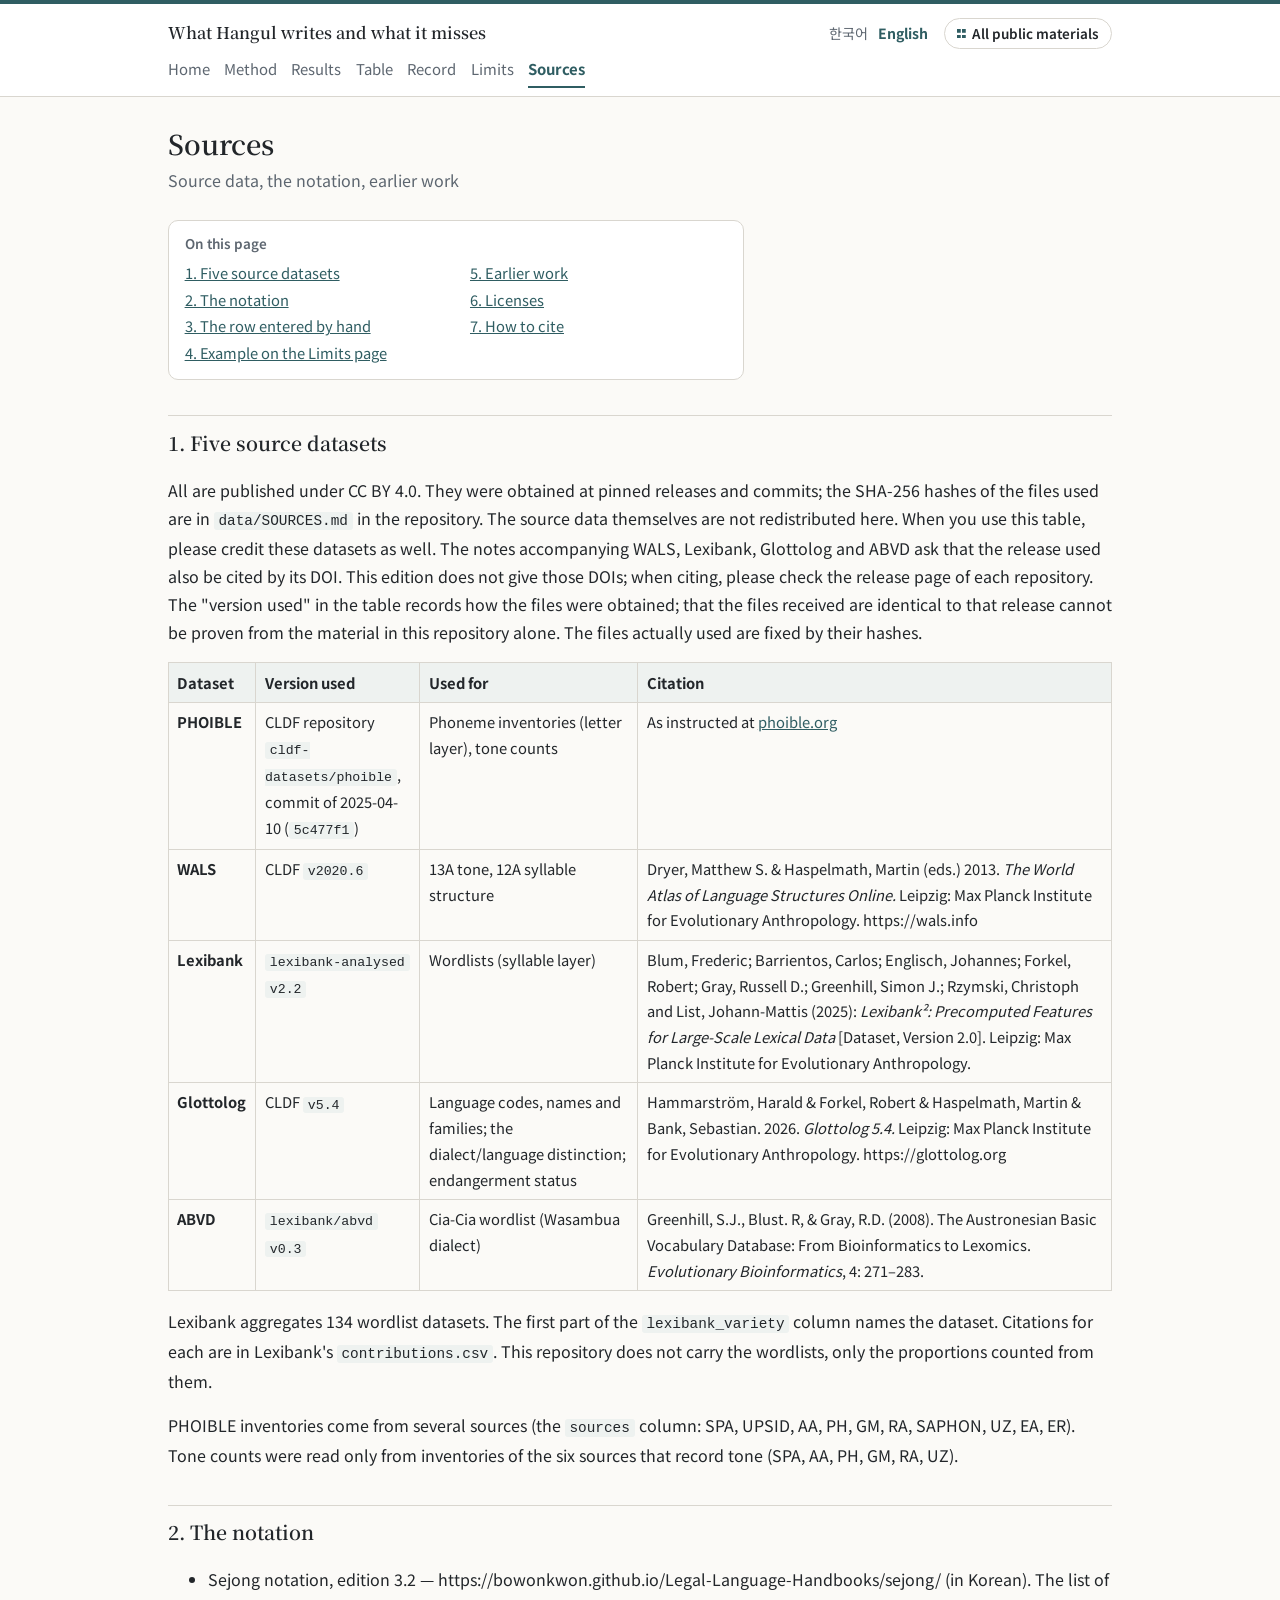
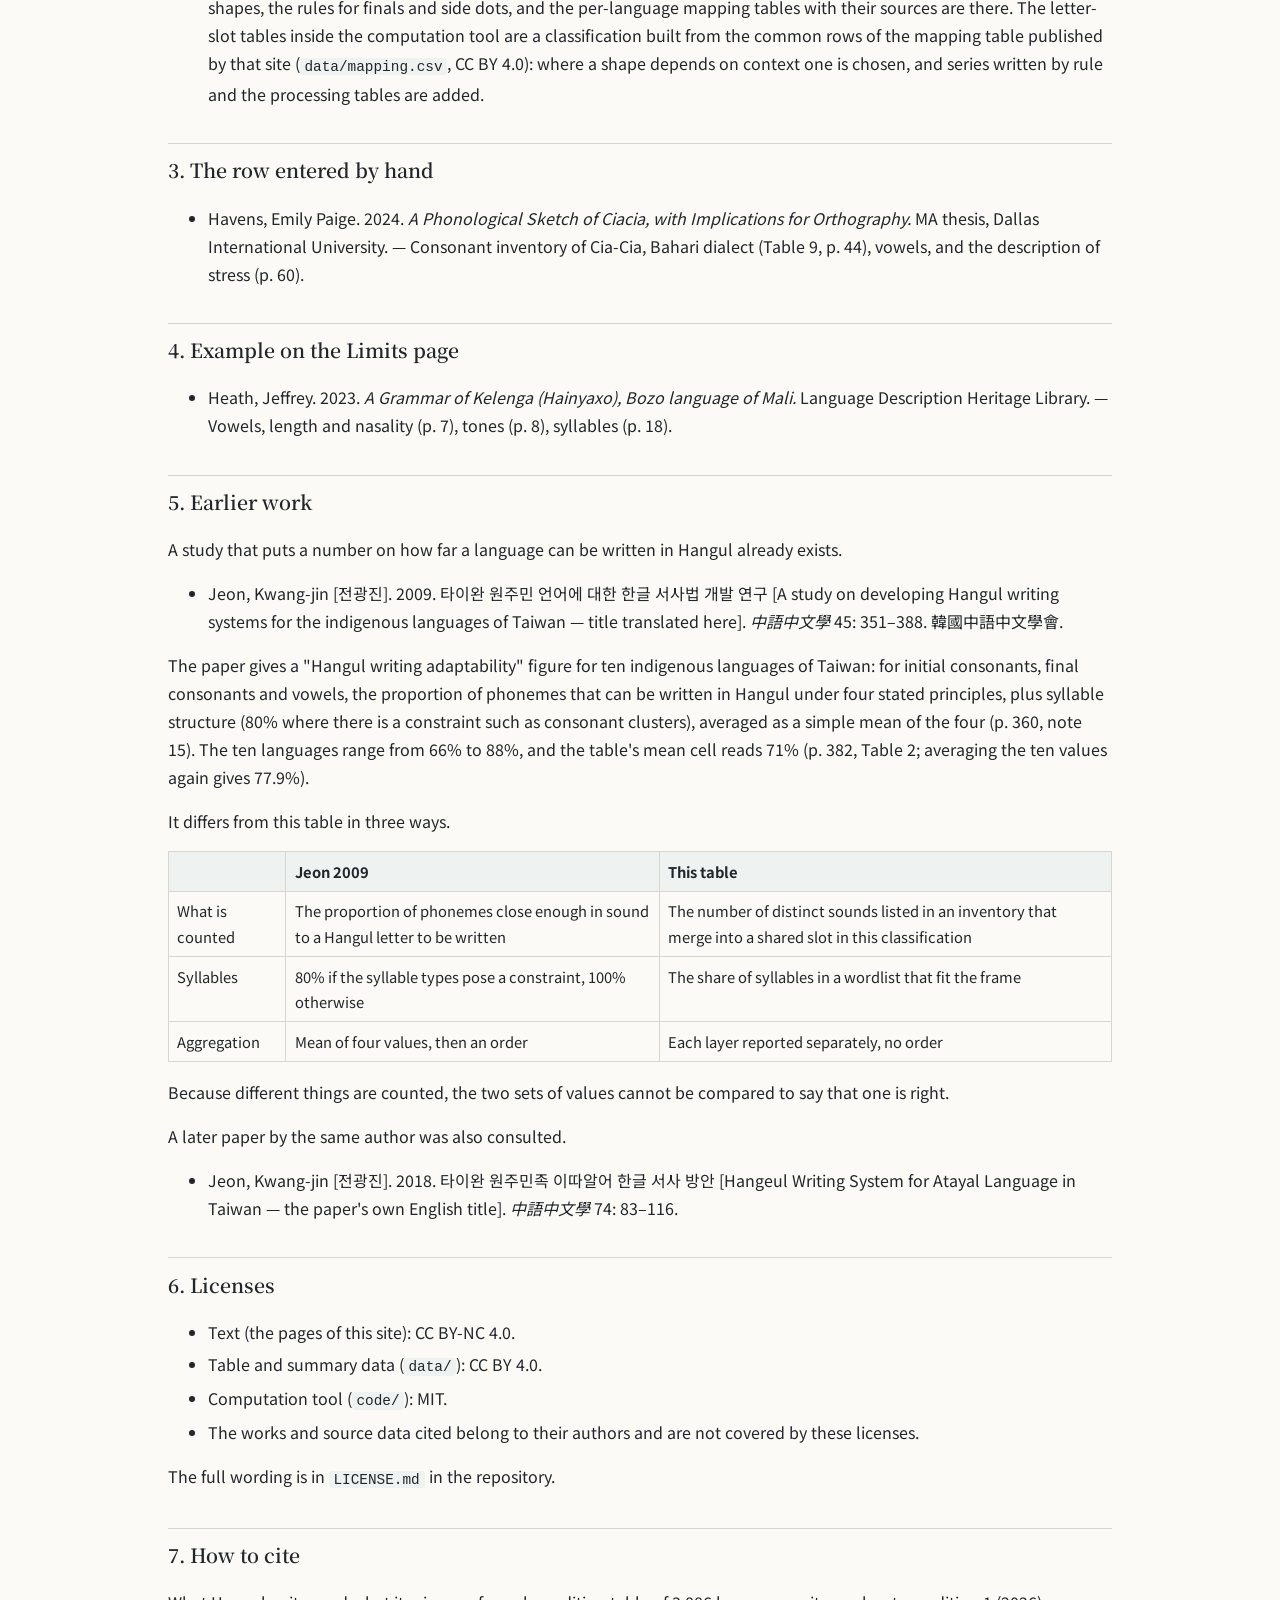
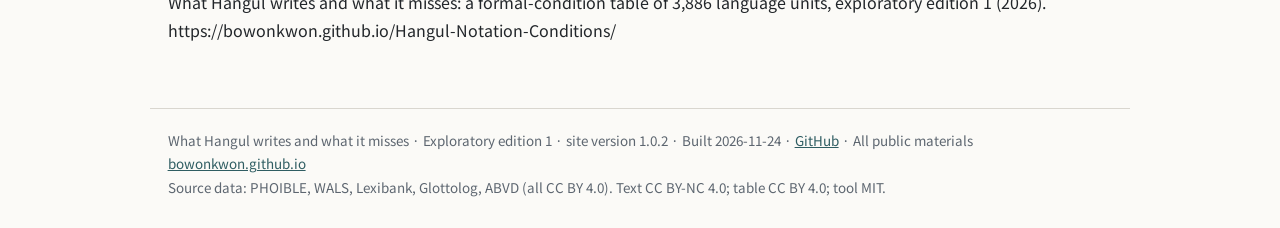
<file: docs/en/sources.html>
<!DOCTYPE html><html lang="en"><head><meta charset="utf-8"><meta name="viewport" content="width=device-width,initial-scale=1"><title>Sources — What Hangul writes and what it misses</title><link rel="preconnect" href="https://fonts.googleapis.com"><link rel="preconnect" href="https://fonts.gstatic.com" crossorigin><link href="https://fonts.googleapis.com/css2?family=Noto+Sans+KR:wght@400;700&family=Noto+Serif+KR:wght@600&display=swap" rel="stylesheet"><link rel="stylesheet" href="../assets/style.css"></head><body class="p-sources"><header><div class="top"><a class="site" href="index.html">What Hangul writes and what it misses</a><span class="lang"><a href="../ko/sources.html">한국어</a><a href="../en/sources.html" class="on">English</a><a class="hub" href="https://bowonkwon.github.io/en/">All public materials</a></span></div><nav><a href="index.html">Home</a><a href="method.html">Method</a><a href="results.html">Results</a><a href="table.html">Table</a><a href="record.html">Record</a><a href="limits.html">Limits</a><a href="sources.html" class="on">Sources</a></nav></header><main><h1>Sources</h1><p class="sub">Source data, the notation, earlier work</p><nav class="toc" id="toc" aria-label="On this page"><b>On this page</b><ul><li><a href="#datasets">1. Five source datasets</a></li><li><a href="#notation">2. The notation</a></li><li><a href="#hand-entered">3. The row entered by hand</a></li><li><a href="#limits-example">4. Example on the Limits page</a></li><li><a href="#earlier-work">5. Earlier work</a></li><li><a href="#licenses">6. Licenses</a></li><li><a href="#citing">7. How to cite</a></li></ul></nav><h2 id="datasets">1. Five source datasets<a class="hx" href="#datasets" aria-label="Link to the section ‘1. Five source datasets’">#</a></h2>
<p>All are published under CC BY 4.0. They were obtained at pinned releases and commits; the SHA-256 hashes of the files used are in <code>data/SOURCES.md</code> in the repository. The source data themselves are not redistributed here. When you use this table, please credit these datasets as well. The notes accompanying WALS, Lexibank, Glottolog and ABVD ask that the release used also be cited by its DOI. This edition does not give those DOIs; when citing, please check the release page of each repository. The "version used" in the table records how the files were obtained; that the files received are identical to that release cannot be proven from the material in this repository alone. The files actually used are fixed by their hashes.</p>
<div class="tw"><table>
<thead>
<tr>
<th>Dataset</th>
<th>Version used</th>
<th>Used for</th>
<th>Citation</th>
</tr>
</thead>
<tbody>
<tr>
<td><strong>PHOIBLE</strong></td>
<td>CLDF repository <code>cldf-datasets/phoible</code>, commit of 2025-04-10 (<code>5c477f1</code>)</td>
<td>Phoneme inventories (letter layer), tone counts</td>
<td>As instructed at <a href="https://phoible.org/">phoible.org</a></td>
</tr>
<tr>
<td><strong>WALS</strong></td>
<td>CLDF <code>v2020.6</code></td>
<td>13A tone, 12A syllable structure</td>
<td>Dryer, Matthew S. &amp; Haspelmath, Martin (eds.) 2013. <em>The World Atlas of Language Structures Online.</em> Leipzig: Max Planck Institute for Evolutionary Anthropology. https://wals.info</td>
</tr>
<tr>
<td><strong>Lexibank</strong></td>
<td><code>lexibank-analysed</code> <code>v2.2</code></td>
<td>Wordlists (syllable layer)</td>
<td>Blum, Frederic; Barrientos, Carlos; Englisch, Johannes; Forkel, Robert; Gray, Russell D.; Greenhill, Simon J.; Rzymski, Christoph and List, Johann-Mattis (2025): <em>Lexibank²: Precomputed Features for Large-Scale Lexical Data</em> [Dataset, Version 2.0]. Leipzig: Max Planck Institute for Evolutionary Anthropology.</td>
</tr>
<tr>
<td><strong>Glottolog</strong></td>
<td>CLDF <code>v5.4</code></td>
<td>Language codes, names and families; the dialect/language distinction; endangerment status</td>
<td>Hammarström, Harald &amp; Forkel, Robert &amp; Haspelmath, Martin &amp; Bank, Sebastian. 2026. <em>Glottolog 5.4.</em> Leipzig: Max Planck Institute for Evolutionary Anthropology. https://glottolog.org</td>
</tr>
<tr>
<td><strong>ABVD</strong></td>
<td><code>lexibank/abvd</code> <code>v0.3</code></td>
<td>Cia-Cia wordlist (Wasambua dialect)</td>
<td>Greenhill, S.J., Blust. R, &amp; Gray, R.D. (2008). The Austronesian Basic Vocabulary Database: From Bioinformatics to Lexomics. <em>Evolutionary Bioinformatics</em>, 4: 271–283.</td>
</tr>
</tbody>
</table></div>
<p>Lexibank aggregates 134 wordlist datasets. The first part of the <code>lexibank_variety</code> column names the dataset. Citations for each are in Lexibank's <code>contributions.csv</code>. This repository does not carry the wordlists, only the proportions counted from them.</p>
<p>PHOIBLE inventories come from several sources (the <code>sources</code> column: SPA, UPSID, AA, PH, GM, RA, SAPHON, UZ, EA, ER). Tone counts were read only from inventories of the six sources that record tone (SPA, AA, PH, GM, RA, UZ).</p>
<h2 id="notation">2. The notation<a class="hx" href="#notation" aria-label="Link to the section ‘2. The notation’">#</a></h2>
<ul>
<li>Sejong notation, edition 3.2 — https://bowonkwon.github.io/Legal-Language-Handbooks/sejong/ (in Korean). The list of shapes, the rules for finals and side dots, and the per-language mapping tables with their sources are there. The letter-slot tables inside the computation tool are a classification built from the common rows of the mapping table published by that site (<code>data/mapping.csv</code>, CC BY 4.0): where a shape depends on context one is chosen, and series written by rule and the processing tables are added.</li>
</ul>
<h2 id="hand-entered">3. The row entered by hand<a class="hx" href="#hand-entered" aria-label="Link to the section ‘3. The row entered by hand’">#</a></h2>
<ul>
<li>Havens, Emily Paige. 2024. <em>A Phonological Sketch of Ciacia, with Implications for Orthography.</em> MA thesis, Dallas International University. — Consonant inventory of Cia-Cia, Bahari dialect (Table 9, p. 44), vowels, and the description of stress (p. 60).</li>
</ul>
<h2 id="limits-example">4. Example on the Limits page<a class="hx" href="#limits-example" aria-label="Link to the section ‘4. Example on the Limits page’">#</a></h2>
<ul>
<li>Heath, Jeffrey. 2023. <em>A Grammar of Kelenga (Hainyaxo), Bozo language of Mali.</em> Language Description Heritage Library. — Vowels, length and nasality (p. 7), tones (p. 8), syllables (p. 18).</li>
</ul>
<h2 id="earlier-work">5. Earlier work<a class="hx" href="#earlier-work" aria-label="Link to the section ‘5. Earlier work’">#</a></h2>
<p>A study that puts a number on how far a language can be written in Hangul already exists.</p>
<ul>
<li>Jeon, Kwang-jin [전광진]. 2009. 타이완 원주민 언어에 대한 한글 서사법 개발 연구 [A study on developing Hangul writing systems for the indigenous languages of Taiwan — title translated here]. <em>中語中文學</em> 45: 351–388. 韓國中語中文學會.</li>
</ul>
<p>The paper gives a "Hangul writing adaptability" figure for ten indigenous languages of Taiwan: for initial consonants, final consonants and vowels, the proportion of phonemes that can be written in Hangul under four stated principles, plus syllable structure (80% where there is a constraint such as consonant clusters), averaged as a simple mean of the four (p. 360, note 15). The ten languages range from 66% to 88%, and the table's mean cell reads 71% (p. 382, Table 2; averaging the ten values again gives 77.9%).</p>
<p>It differs from this table in three ways.</p>
<div class="tw"><table>
<thead>
<tr>
<th></th>
<th>Jeon 2009</th>
<th>This table</th>
</tr>
</thead>
<tbody>
<tr>
<td>What is counted</td>
<td>The proportion of phonemes close enough in sound to a Hangul letter to be written</td>
<td>The number of distinct sounds listed in an inventory that merge into a shared slot in this classification</td>
</tr>
<tr>
<td>Syllables</td>
<td>80% if the syllable types pose a constraint, 100% otherwise</td>
<td>The share of syllables in a wordlist that fit the frame</td>
</tr>
<tr>
<td>Aggregation</td>
<td>Mean of four values, then an order</td>
<td>Each layer reported separately, no order</td>
</tr>
</tbody>
</table></div>
<p>Because different things are counted, the two sets of values cannot be compared to say that one is right.</p>
<p>A later paper by the same author was also consulted.</p>
<ul>
<li>Jeon, Kwang-jin [전광진]. 2018. 타이완 원주민족 이따알어 한글 서사 방안 [Hangeul Writing System for Atayal Language in Taiwan — the paper's own English title]. <em>中語中文學</em> 74: 83–116.</li>
</ul>
<h2 id="licenses">6. Licenses<a class="hx" href="#licenses" aria-label="Link to the section ‘6. Licenses’">#</a></h2>
<ul>
<li>Text (the pages of this site): CC BY-NC 4.0.</li>
<li>Table and summary data (<code>data/</code>): CC BY 4.0.</li>
<li>Computation tool (<code>code/</code>): MIT.</li>
<li>The works and source data cited belong to their authors and are not covered by these licenses.</li>
</ul>
<p>The full wording is in <code>LICENSE.md</code> in the repository.</p>
<h2 id="citing">7. How to cite<a class="hx" href="#citing" aria-label="Link to the section ‘7. How to cite’">#</a></h2>
<p>What Hangul writes and what it misses: a formal-condition table of 3,886 language units, exploratory edition 1 (2026). https://bowonkwon.github.io/Hangul-Notation-Conditions/</p><a class="totoc" href="#toc" aria-label="Back to the section list of this page">↑ Contents</a></main><footer>What Hangul writes and what it misses · Exploratory edition 1 · site version 1.0.2 · Built 2026-11-24 · <a href="https://github.com/BowonKwon/Hangul-Notation-Conditions">GitHub</a> · All public materials <a href="https://bowonkwon.github.io/en/">bowonkwon.github.io</a><br>Source data: PHOIBLE, WALS, Lexibank, Glottolog, ABVD (all CC BY 4.0). Text CC BY-NC 4.0; table CC BY 4.0; tool MIT.</footer><script src="../assets/nav.js"></script></body></html>
</file>
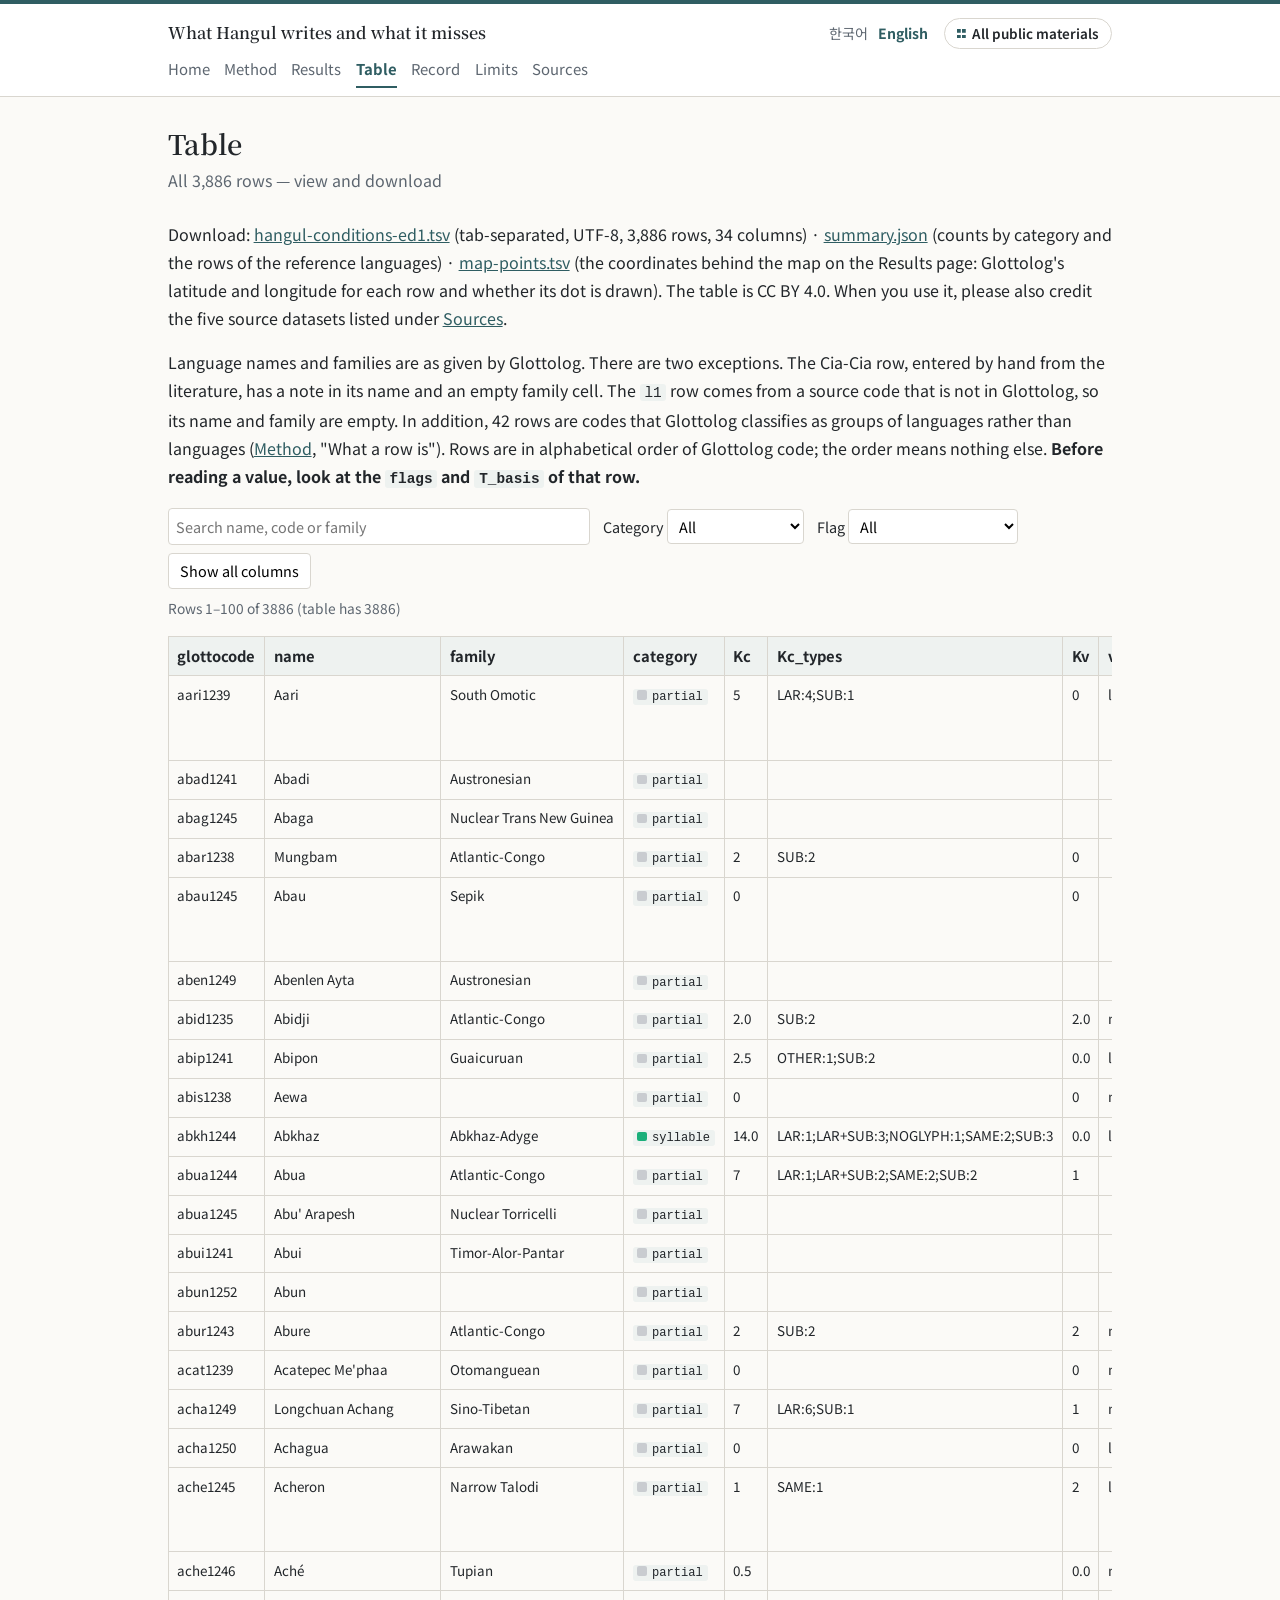
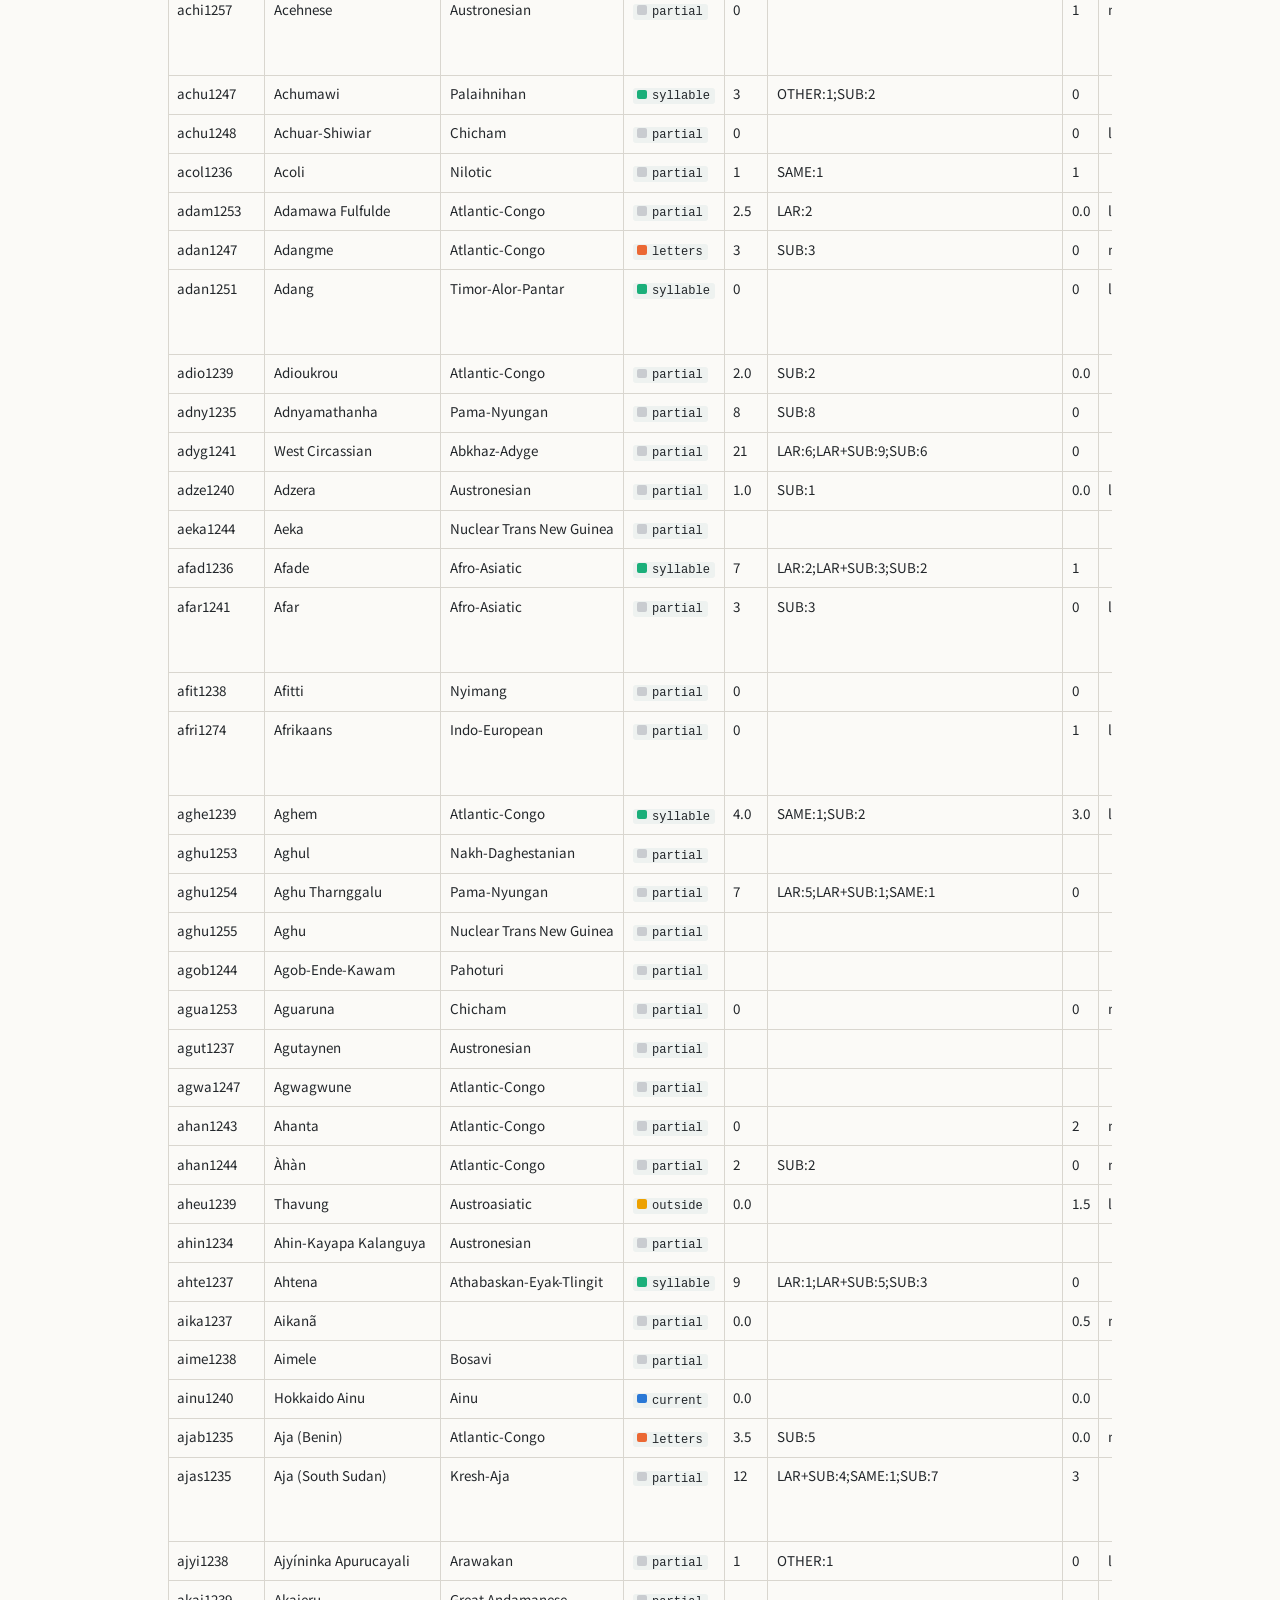
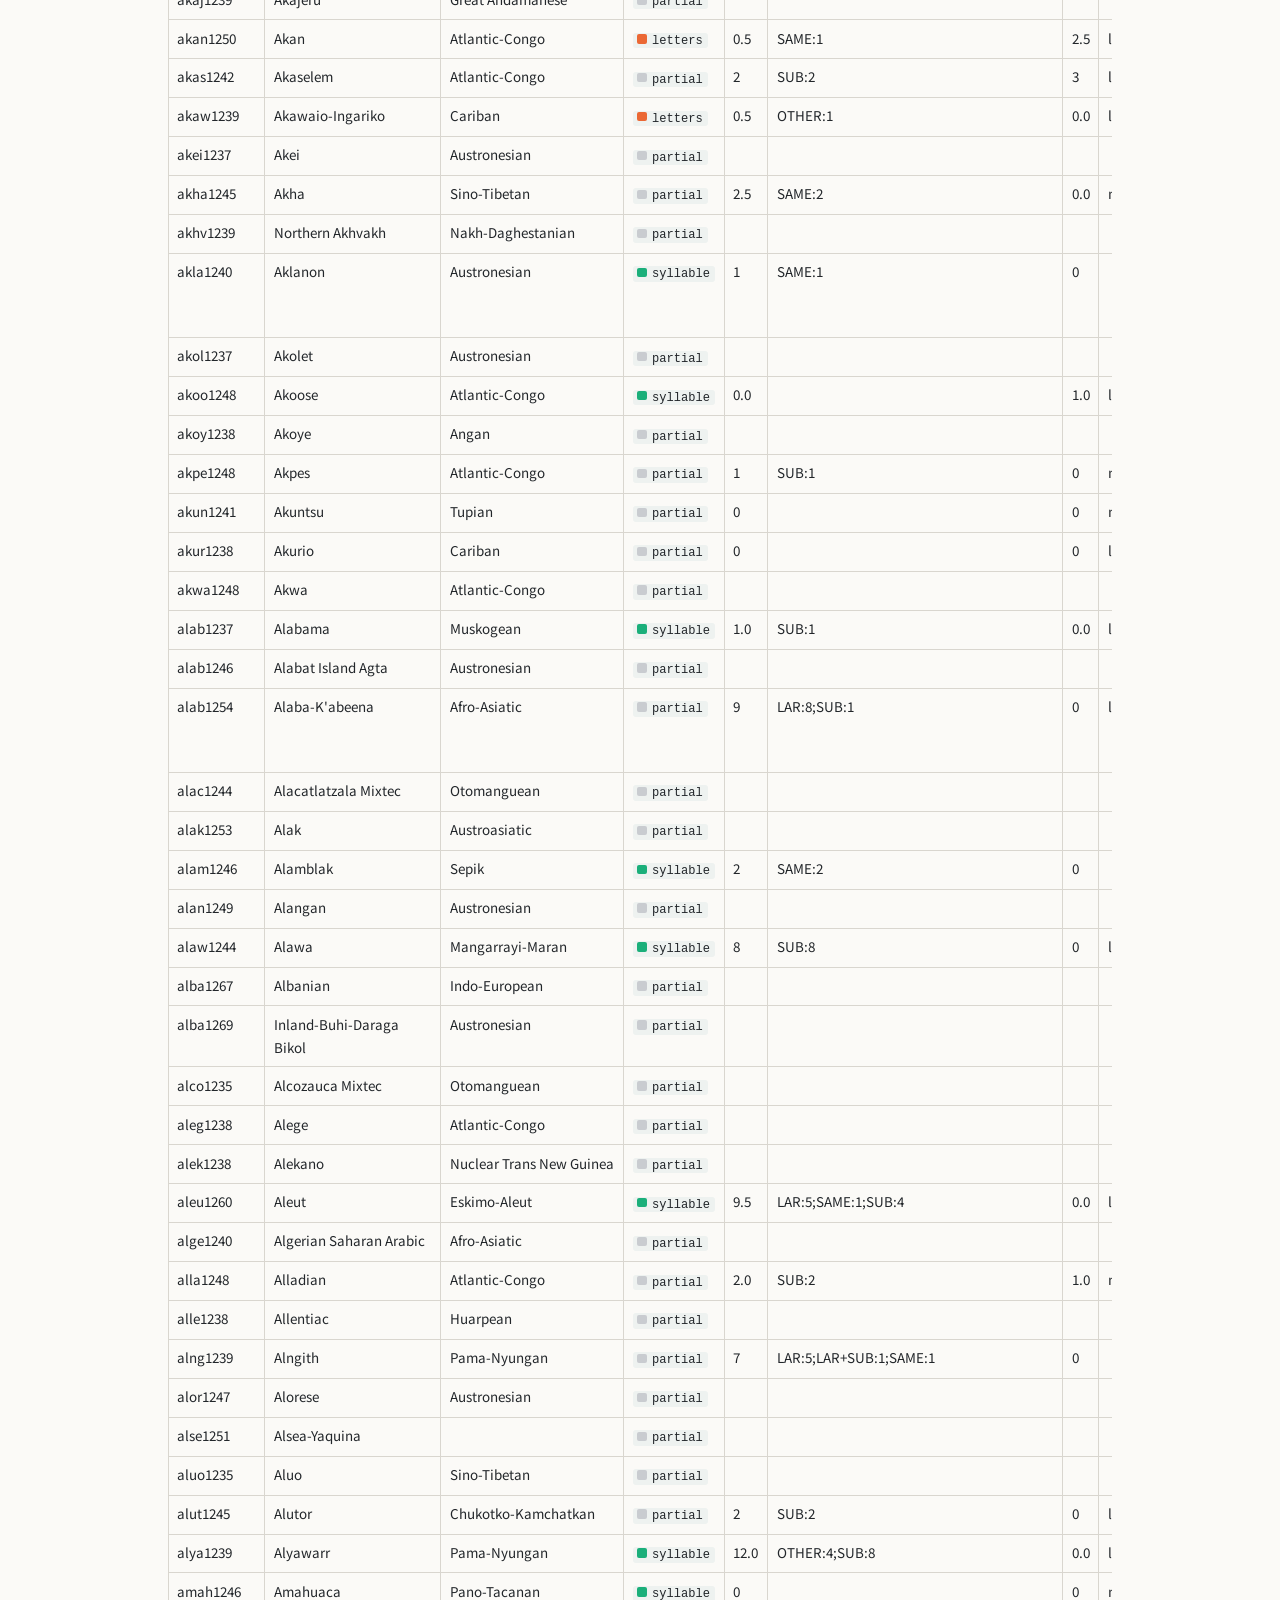
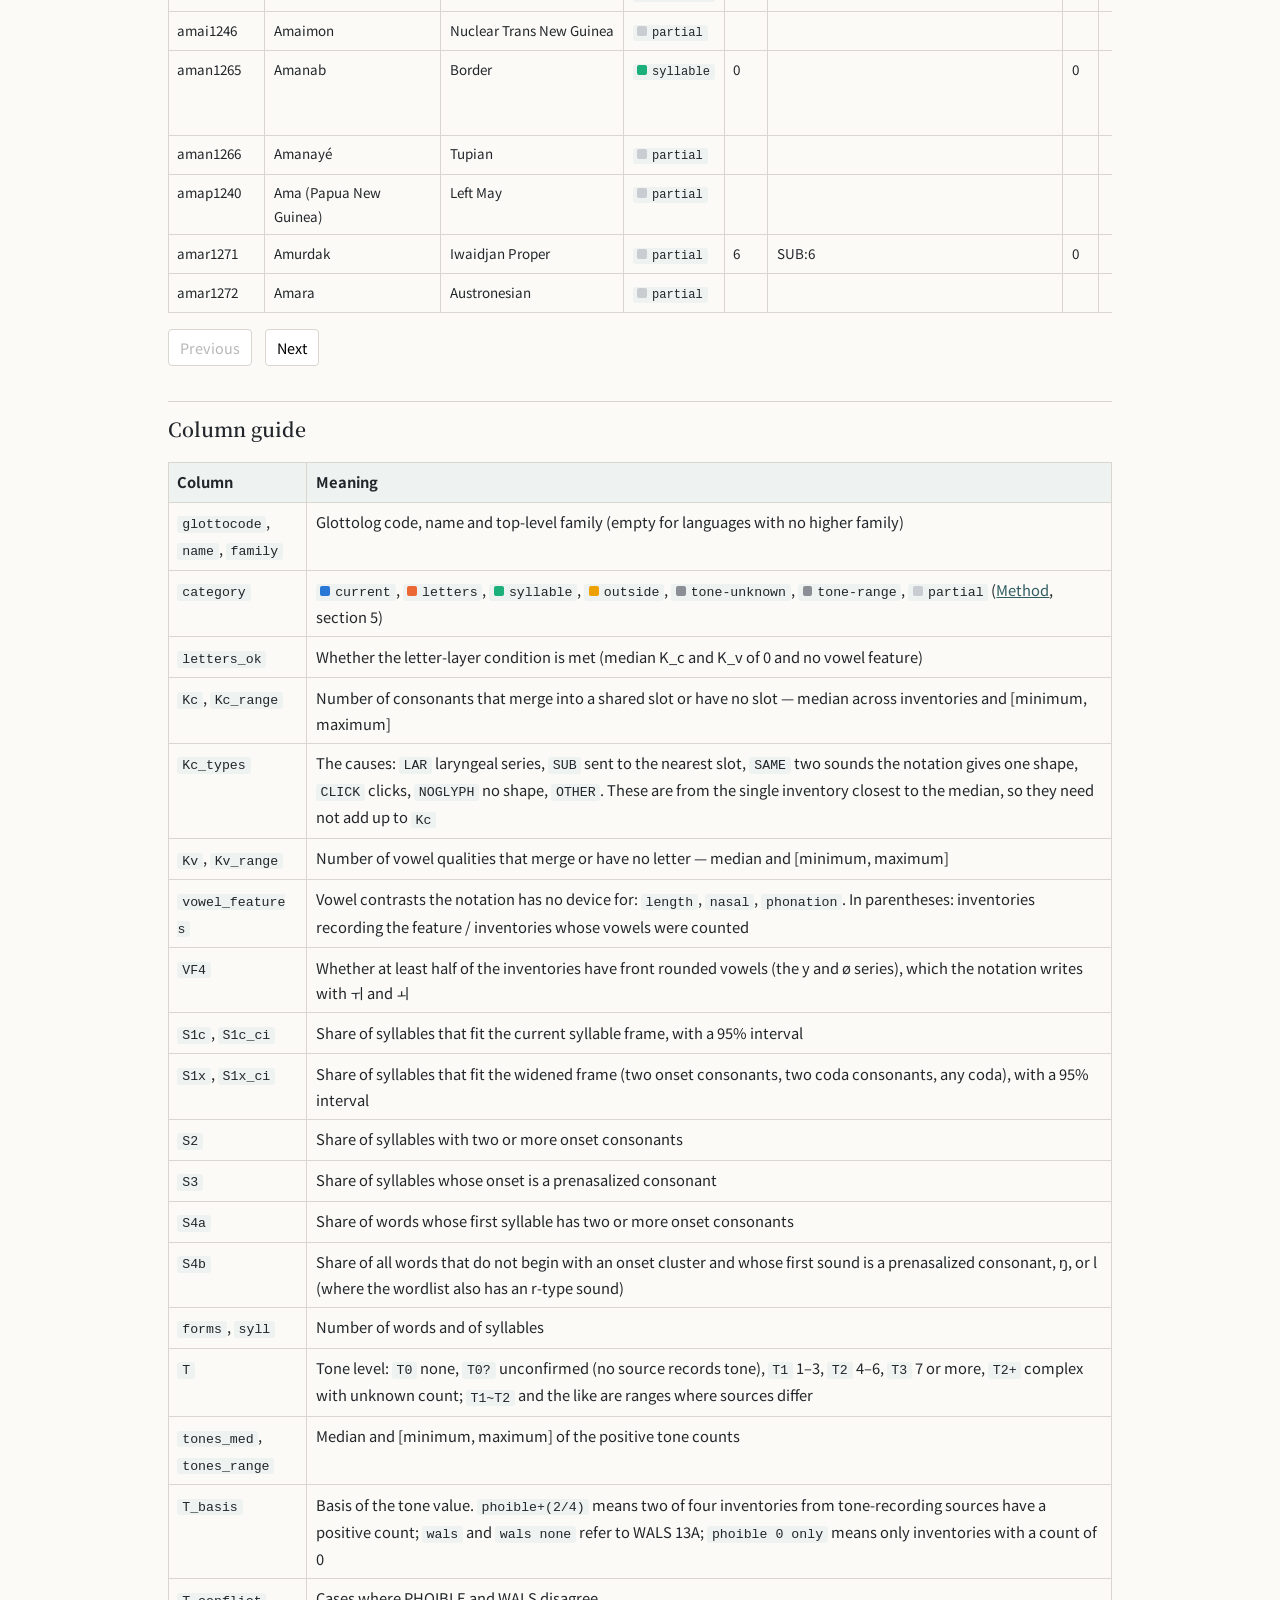
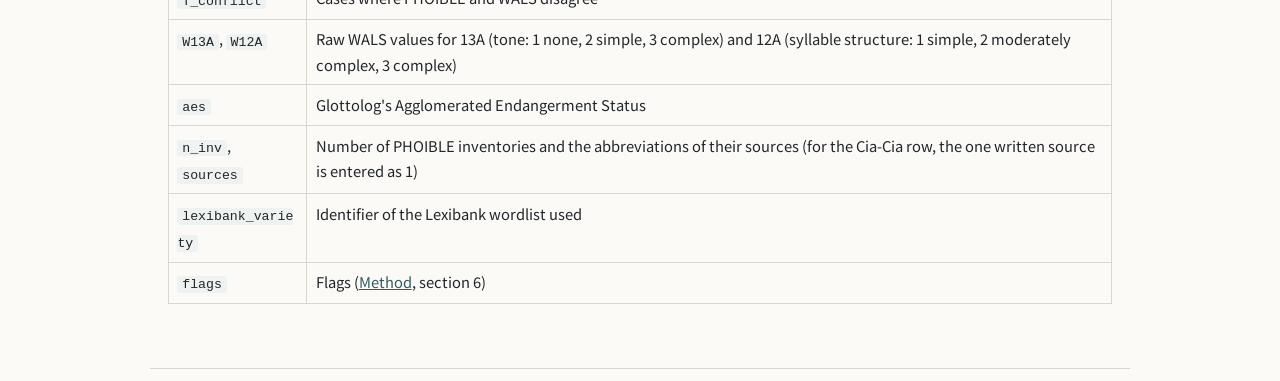
<file: docs/en/table.html>
<!DOCTYPE html><html lang="en"><head><meta charset="utf-8"><meta name="viewport" content="width=device-width,initial-scale=1"><title>Table — What Hangul writes and what it misses</title><link rel="preconnect" href="https://fonts.googleapis.com"><link rel="preconnect" href="https://fonts.gstatic.com" crossorigin><link href="https://fonts.googleapis.com/css2?family=Noto+Sans+KR:wght@400;700&family=Noto+Serif+KR:wght@600&display=swap" rel="stylesheet"><link rel="stylesheet" href="../assets/style.css"></head><body class="p-table"><header><div class="top"><a class="site" href="index.html">What Hangul writes and what it misses</a><span class="lang"><a href="../ko/table.html">한국어</a><a href="../en/table.html" class="on">English</a><a class="hub" href="https://bowonkwon.github.io/en/">All public materials</a></span></div><nav><a href="index.html">Home</a><a href="method.html">Method</a><a href="results.html">Results</a><a href="table.html" class="on">Table</a><a href="record.html">Record</a><a href="limits.html">Limits</a><a href="sources.html">Sources</a></nav></header><main><h1>Table</h1><p class="sub">All 3,886 rows — view and download</p><p>Download: <a href="../data/hangul-conditions-ed1.tsv">hangul-conditions-ed1.tsv</a> (tab-separated, UTF-8, 3,886 rows, 34 columns) · <a href="../data/summary.json">summary.json</a> (counts by category and the rows of the reference languages) · <a href="../data/map-points.tsv">map-points.tsv</a> (the coordinates behind the map on the Results page: Glottolog's latitude and longitude for each row and whether its dot is drawn). The table is CC BY 4.0. When you use it, please also credit the five source datasets listed under <a href="sources.html">Sources</a>.</p>
<p>Language names and families are as given by Glottolog. There are two exceptions. The Cia-Cia row, entered by hand from the literature, has a note in its name and an empty family cell. The <code>l1</code> row comes from a source code that is not in Glottolog, so its name and family are empty. In addition, 42 rows are codes that Glottolog classifies as groups of languages rather than languages (<a href="method.html">Method</a>, "What a row is"). Rows are in alphabetical order of Glottolog code; the order means nothing else. <strong>Before reading a value, look at the <code>flags</code> and <code>T_basis</code> of that row.</strong></p>
<div id="tablebox"></div>
<h2 id="columns">Column guide<a class="hx" href="#columns" aria-label="Link to the section ‘Column guide’">#</a></h2>
<div class="tw"><table>
<thead>
<tr>
<th>Column</th>
<th>Meaning</th>
</tr>
</thead>
<tbody>
<tr>
<td><code>glottocode</code>, <code>name</code>, <code>family</code></td>
<td>Glottolog code, name and top-level family (empty for languages with no higher family)</td>
</tr>
<tr>
<td><code>category</code></td>
<td><code class="cat c-current">current</code>, <code class="cat c-letters">letters</code>, <code class="cat c-syllable">syllable</code>, <code class="cat c-outside">outside</code>, <code class="cat c-tone-unknown">tone-unknown</code>, <code class="cat c-tone-range">tone-range</code>, <code class="cat c-partial">partial</code> (<a href="method.html">Method</a>, section 5)</td>
</tr>
<tr>
<td><code>letters_ok</code></td>
<td>Whether the letter-layer condition is met (median K_c and K_v of 0 and no vowel feature)</td>
</tr>
<tr>
<td><code>Kc</code>, <code>Kc_range</code></td>
<td>Number of consonants that merge into a shared slot or have no slot — median across inventories and [minimum, maximum]</td>
</tr>
<tr>
<td><code>Kc_types</code></td>
<td>The causes: <code>LAR</code> laryngeal series, <code>SUB</code> sent to the nearest slot, <code>SAME</code> two sounds the notation gives one shape, <code>CLICK</code> clicks, <code>NOGLYPH</code> no shape, <code>OTHER</code>. These are from the single inventory closest to the median, so they need not add up to <code>Kc</code></td>
</tr>
<tr>
<td><code>Kv</code>, <code>Kv_range</code></td>
<td>Number of vowel qualities that merge or have no letter — median and [minimum, maximum]</td>
</tr>
<tr>
<td><code>vowel_features</code></td>
<td>Vowel contrasts the notation has no device for: <code>length</code>, <code>nasal</code>, <code>phonation</code>. In parentheses: inventories recording the feature / inventories whose vowels were counted</td>
</tr>
<tr>
<td><code>VF4</code></td>
<td>Whether at least half of the inventories have front rounded vowels (the y and ø series), which the notation writes with ㅟ and ㅚ</td>
</tr>
<tr>
<td><code>S1c</code>, <code>S1c_ci</code></td>
<td>Share of syllables that fit the current syllable frame, with a 95% interval</td>
</tr>
<tr>
<td><code>S1x</code>, <code>S1x_ci</code></td>
<td>Share of syllables that fit the widened frame (two onset consonants, two coda consonants, any coda), with a 95% interval</td>
</tr>
<tr>
<td><code>S2</code></td>
<td>Share of syllables with two or more onset consonants</td>
</tr>
<tr>
<td><code>S3</code></td>
<td>Share of syllables whose onset is a prenasalized consonant</td>
</tr>
<tr>
<td><code>S4a</code></td>
<td>Share of words whose first syllable has two or more onset consonants</td>
</tr>
<tr>
<td><code>S4b</code></td>
<td>Share of all words that do not begin with an onset cluster and whose first sound is a prenasalized consonant, ŋ, or l (where the wordlist also has an r-type sound)</td>
</tr>
<tr>
<td><code>forms</code>, <code>syll</code></td>
<td>Number of words and of syllables</td>
</tr>
<tr>
<td><code>T</code></td>
<td>Tone level: <code>T0</code> none, <code>T0?</code> unconfirmed (no source records tone), <code>T1</code> 1–3, <code>T2</code> 4–6, <code>T3</code> 7 or more, <code>T2+</code> complex with unknown count; <code>T1~T2</code> and the like are ranges where sources differ</td>
</tr>
<tr>
<td><code>tones_med</code>, <code>tones_range</code></td>
<td>Median and [minimum, maximum] of the positive tone counts</td>
</tr>
<tr>
<td><code>T_basis</code></td>
<td>Basis of the tone value. <code>phoible+(2/4)</code> means two of four inventories from tone-recording sources have a positive count; <code>wals</code> and <code>wals none</code> refer to WALS 13A; <code>phoible 0 only</code> means only inventories with a count of 0</td>
</tr>
<tr>
<td><code>T_conflict</code></td>
<td>Cases where PHOIBLE and WALS disagree</td>
</tr>
<tr>
<td><code>W13A</code>, <code>W12A</code></td>
<td>Raw WALS values for 13A (tone: 1 none, 2 simple, 3 complex) and 12A (syllable structure: 1 simple, 2 moderately complex, 3 complex)</td>
</tr>
<tr>
<td><code>aes</code></td>
<td>Glottolog's Agglomerated Endangerment Status</td>
</tr>
<tr>
<td><code>n_inv</code>, <code>sources</code></td>
<td>Number of PHOIBLE inventories and the abbreviations of their sources (for the Cia-Cia row, the one written source is entered as 1)</td>
</tr>
<tr>
<td><code>lexibank_variety</code></td>
<td>Identifier of the Lexibank wordlist used</td>
</tr>
<tr>
<td><code>flags</code></td>
<td>Flags (<a href="method.html">Method</a>, section 6)</td>
</tr>
</tbody>
</table></div></main><footer>What Hangul writes and what it misses · Exploratory edition 1 · site version 1.0.2 · Built 2026-11-24 · <a href="https://github.com/BowonKwon/Hangul-Notation-Conditions">GitHub</a> · All public materials <a href="https://bowonkwon.github.io/en/">bowonkwon.github.io</a><br>Source data: PHOIBLE, WALS, Lexibank, Glottolog, ABVD (all CC BY 4.0). Text CC BY-NC 4.0; table CC BY 4.0; tool MIT.</footer><script src="../assets/table.js"></script><script src="../assets/nav.js"></script></body></html>
</file>
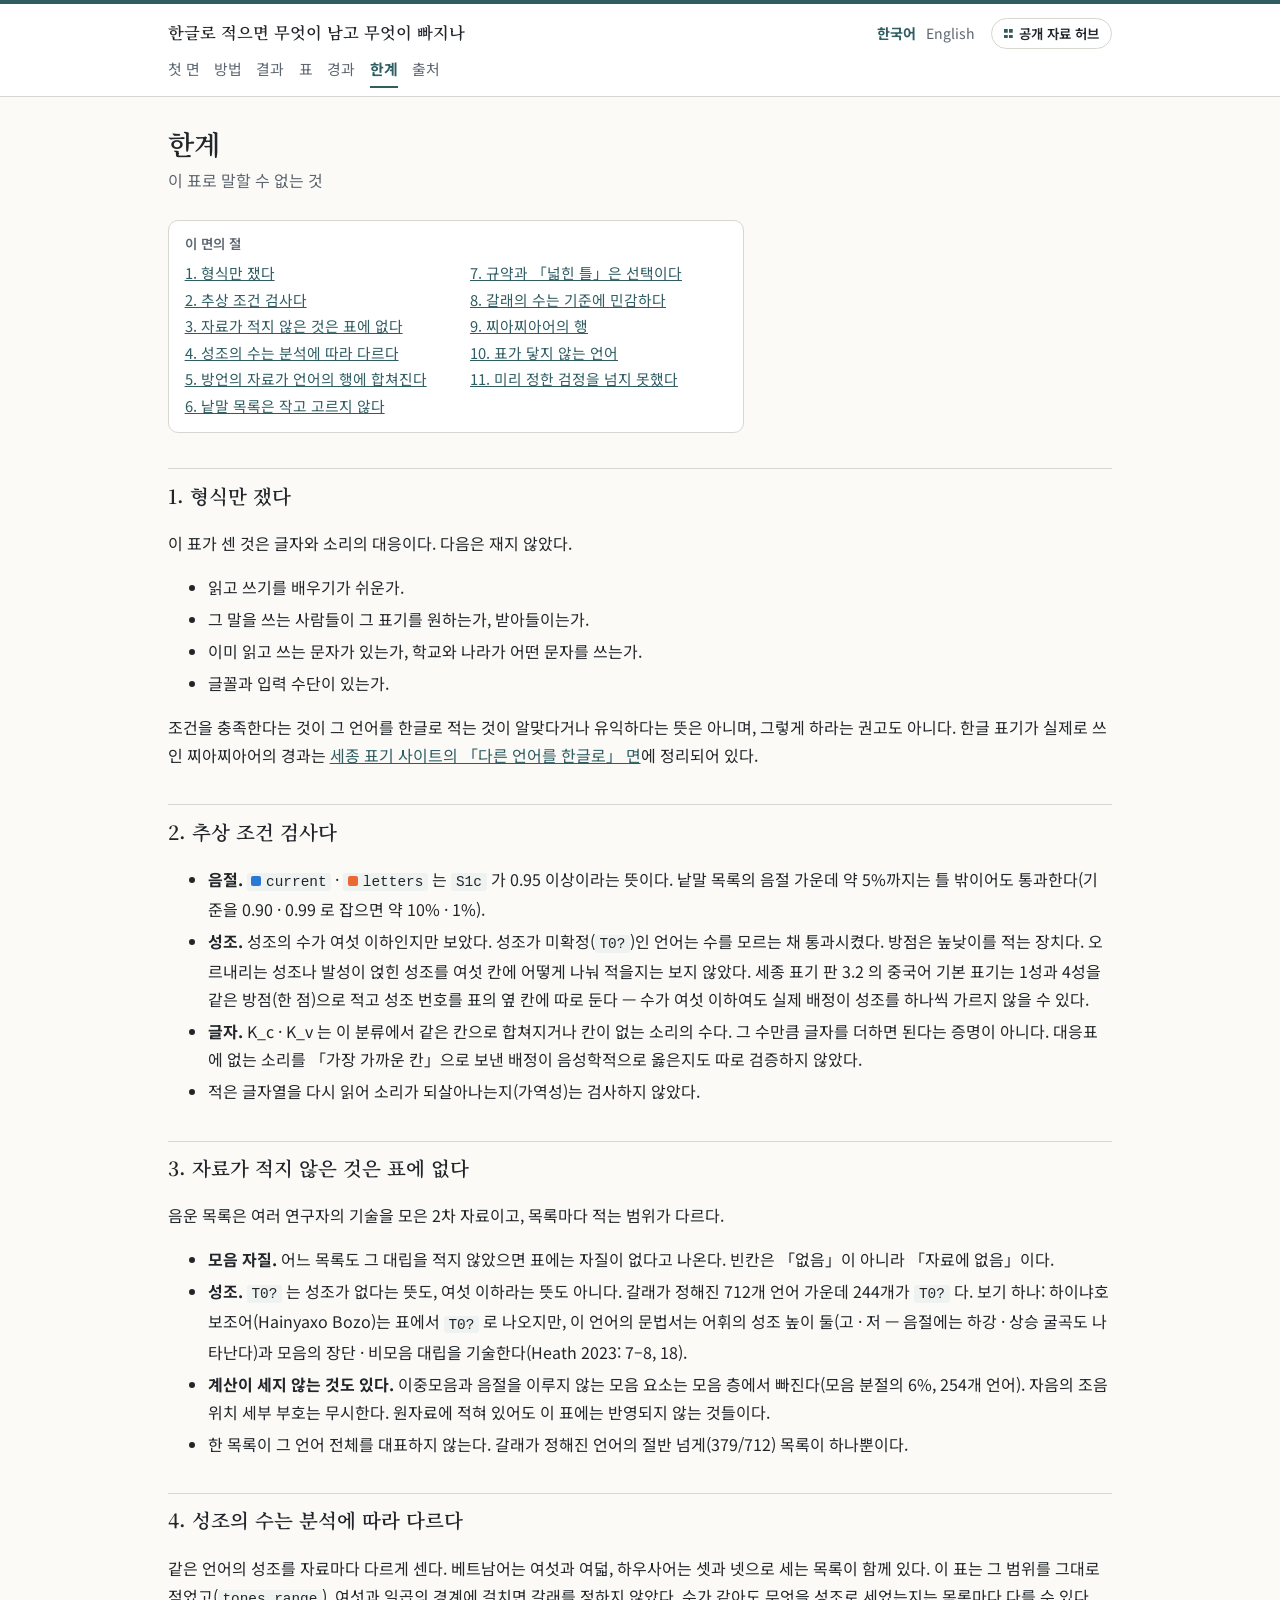
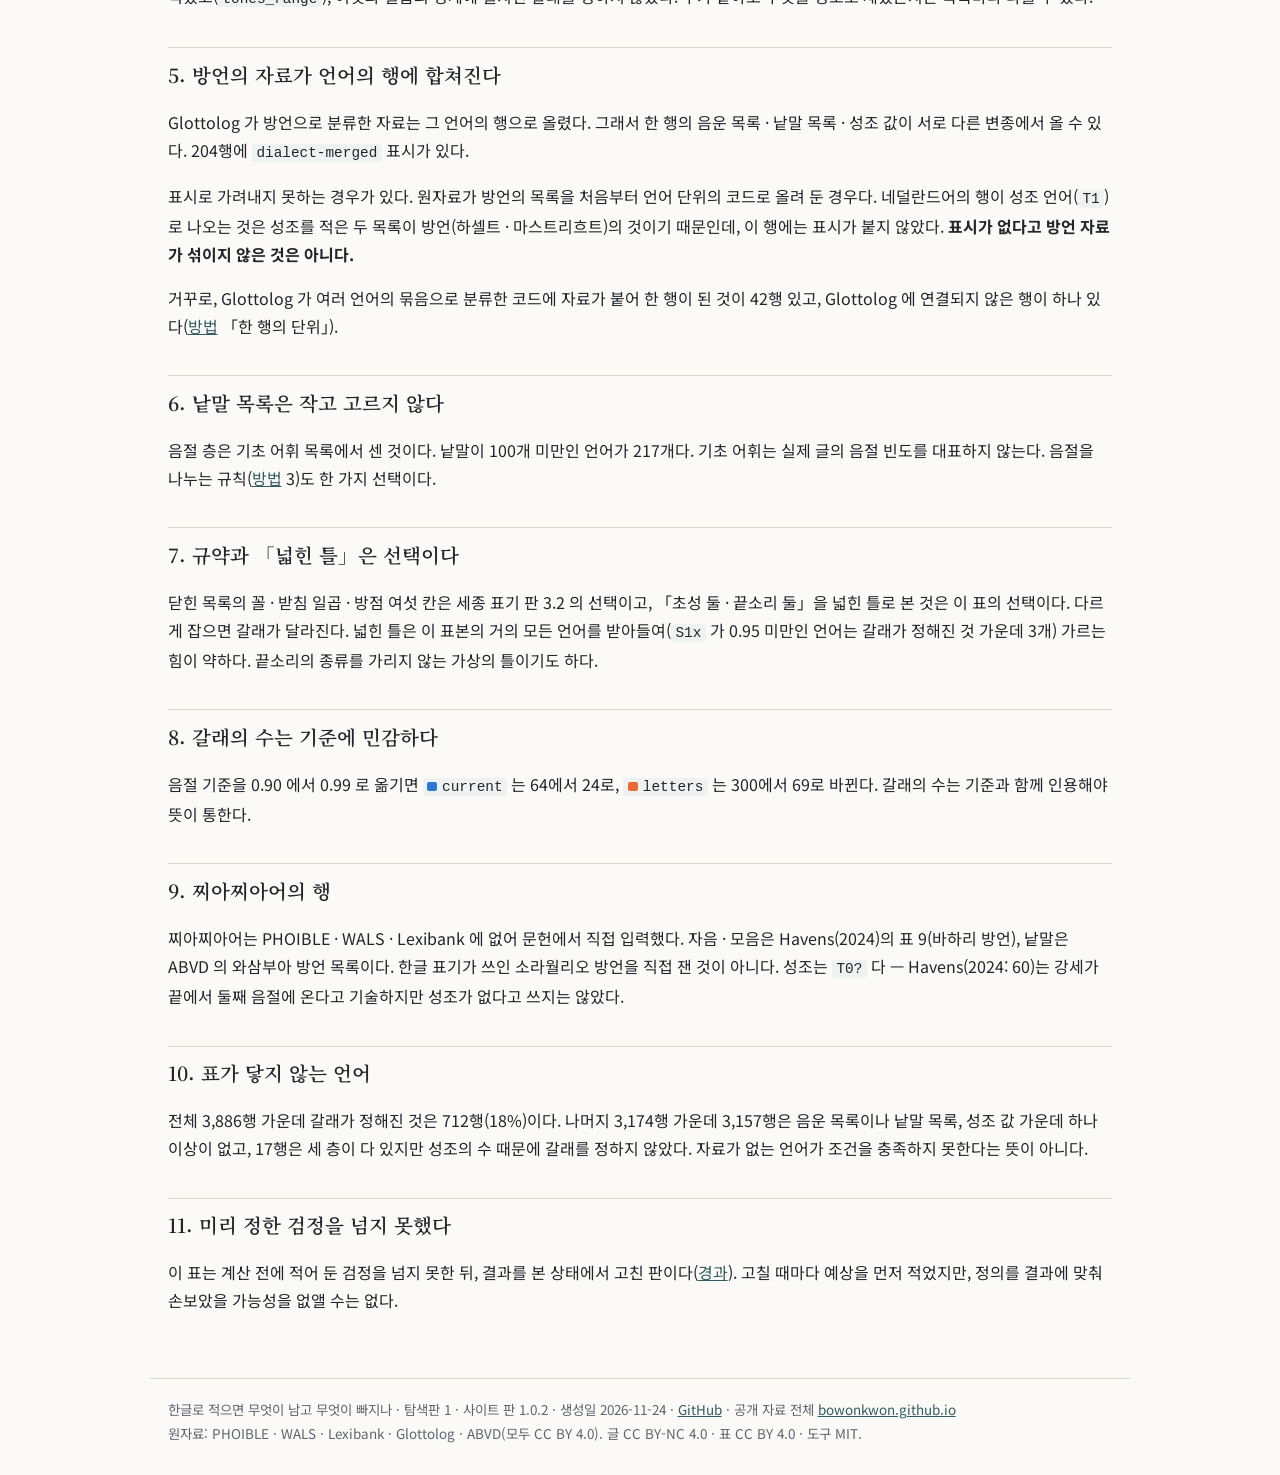
<file: docs/ko/limits.html>
<!DOCTYPE html><html lang="ko"><head><meta charset="utf-8"><meta name="viewport" content="width=device-width,initial-scale=1"><title>한계 — 한글로 적으면 무엇이 남고 무엇이 빠지나</title><link rel="preconnect" href="https://fonts.googleapis.com"><link rel="preconnect" href="https://fonts.gstatic.com" crossorigin><link href="https://fonts.googleapis.com/css2?family=Noto+Sans+KR:wght@400;700&family=Noto+Serif+KR:wght@600&display=swap" rel="stylesheet"><link rel="stylesheet" href="../assets/style.css"></head><body class="p-limits"><header><div class="top"><a class="site" href="index.html">한글로 적으면 무엇이 남고 무엇이 빠지나</a><span class="lang"><a href="../ko/limits.html" class="on">한국어</a><a href="../en/limits.html">English</a><a class="hub" href="https://bowonkwon.github.io/">공개 자료 허브</a></span></div><nav><a href="index.html">첫 면</a><a href="method.html">방법</a><a href="results.html">결과</a><a href="table.html">표</a><a href="record.html">경과</a><a href="limits.html" class="on">한계</a><a href="sources.html">출처</a></nav></header><main><h1>한계</h1><p class="sub">이 표로 말할 수 없는 것</p><nav class="toc" id="toc" aria-label="이 면의 절"><b>이 면의 절</b><ul><li><a href="#form-only">1. 형식만 쟀다</a></li><li><a href="#abstract-check">2. 추상 조건 검사다</a></li><li><a href="#not-recorded">3. 자료가 적지 않은 것은 표에 없다</a></li><li><a href="#tone-counts">4. 성조의 수는 분석에 따라 다르다</a></li><li><a href="#dialects">5. 방언의 자료가 언어의 행에 합쳐진다</a></li><li><a href="#wordlists">6. 낱말 목록은 작고 고르지 않다</a></li><li><a href="#choices">7. 규약과 「넓힌 틀」은 선택이다</a></li><li><a href="#cutoff">8. 갈래의 수는 기준에 민감하다</a></li><li><a href="#cia-cia">9. 찌아찌아어의 행</a></li><li><a href="#not-reached">10. 표가 닿지 않는 언어</a></li><li><a href="#planned-test">11. 미리 정한 검정을 넘지 못했다</a></li></ul></nav><h2 id="form-only">1. 형식만 쟀다<a class="hx" href="#form-only" aria-label="‘1. 형식만 쟀다’ 절로 바로 가는 링크">#</a></h2>
<p>이 표가 센 것은 글자와 소리의 대응이다. 다음은 재지 않았다.</p>
<ul>
<li>읽고 쓰기를 배우기가 쉬운가.</li>
<li>그 말을 쓰는 사람들이 그 표기를 원하는가, 받아들이는가.</li>
<li>이미 읽고 쓰는 문자가 있는가, 학교와 나라가 어떤 문자를 쓰는가.</li>
<li>글꼴과 입력 수단이 있는가.</li>
</ul>
<p>조건을 충족한다는 것이 그 언어를 한글로 적는 것이 알맞다거나 유익하다는 뜻은 아니며, 그렇게 하라는 권고도 아니다. 한글 표기가 실제로 쓰인 찌아찌아어의 경과는 <a href="https://bowonkwon.github.io/Legal-Language-Handbooks/sejong/geokkuro.html">세종 표기 사이트의 「다른 언어를 한글로」 면</a>에 정리되어 있다.</p>
<h2 id="abstract-check">2. 추상 조건 검사다<a class="hx" href="#abstract-check" aria-label="‘2. 추상 조건 검사다’ 절로 바로 가는 링크">#</a></h2>
<ul>
<li><strong>음절.</strong> <code class="cat c-current">current</code> · <code class="cat c-letters">letters</code> 는 <code>S1c</code> 가 0.95 이상이라는 뜻이다. 낱말 목록의 음절 가운데 약 5%까지는 틀 밖이어도 통과한다(기준을 0.90 · 0.99 로 잡으면 약 10% · 1%).</li>
<li><strong>성조.</strong> 성조의 수가 여섯 이하인지만 보았다. 성조가 미확정(<code>T0?</code>)인 언어는 수를 모르는 채 통과시켰다. 방점은 높낮이를 적는 장치다. 오르내리는 성조나 발성이 얹힌 성조를 여섯 칸에 어떻게 나눠 적을지는 보지 않았다. 세종 표기 판 3.2 의 중국어 기본 표기는 1성과 4성을 같은 방점(한 점)으로 적고 성조 번호를 표의 옆 칸에 따로 둔다 — 수가 여섯 이하여도 실제 배정이 성조를 하나씩 가르지 않을 수 있다.</li>
<li><strong>글자.</strong> K_c · K_v 는 이 분류에서 같은 칸으로 합쳐지거나 칸이 없는 소리의 수다. 그 수만큼 글자를 더하면 된다는 증명이 아니다. 대응표에 없는 소리를 「가장 가까운 칸」으로 보낸 배정이 음성학적으로 옳은지도 따로 검증하지 않았다.</li>
<li>적은 글자열을 다시 읽어 소리가 되살아나는지(가역성)는 검사하지 않았다.</li>
</ul>
<h2 id="not-recorded">3. 자료가 적지 않은 것은 표에 없다<a class="hx" href="#not-recorded" aria-label="‘3. 자료가 적지 않은 것은 표에 없다’ 절로 바로 가는 링크">#</a></h2>
<p>음운 목록은 여러 연구자의 기술을 모은 2차 자료이고, 목록마다 적는 범위가 다르다.</p>
<ul>
<li><strong>모음 자질.</strong> 어느 목록도 그 대립을 적지 않았으면 표에는 자질이 없다고 나온다. 빈칸은 「없음」이 아니라 「자료에 없음」이다.</li>
<li><strong>성조.</strong> <code>T0?</code> 는 성조가 없다는 뜻도, 여섯 이하라는 뜻도 아니다. 갈래가 정해진 712개 언어 가운데 244개가 <code>T0?</code> 다. 보기 하나: 하이냐호 보조어(Hainyaxo Bozo)는 표에서 <code>T0?</code> 로 나오지만, 이 언어의 문법서는 어휘의 성조 높이 둘(고 · 저 — 음절에는 하강 · 상승 굴곡도 나타난다)과 모음의 장단 · 비모음 대립을 기술한다(Heath 2023: 7–8, 18).</li>
<li><strong>계산이 세지 않는 것도 있다.</strong> 이중모음과 음절을 이루지 않는 모음 요소는 모음 층에서 빠진다(모음 분절의 6%, 254개 언어). 자음의 조음 위치 세부 부호는 무시한다. 원자료에 적혀 있어도 이 표에는 반영되지 않는 것들이다.</li>
<li>한 목록이 그 언어 전체를 대표하지 않는다. 갈래가 정해진 언어의 절반 넘게(379/712) 목록이 하나뿐이다.</li>
</ul>
<h2 id="tone-counts">4. 성조의 수는 분석에 따라 다르다<a class="hx" href="#tone-counts" aria-label="‘4. 성조의 수는 분석에 따라 다르다’ 절로 바로 가는 링크">#</a></h2>
<p>같은 언어의 성조를 자료마다 다르게 센다. 베트남어는 여섯과 여덟, 하우사어는 셋과 넷으로 세는 목록이 함께 있다. 이 표는 그 범위를 그대로 적었고(<code>tones_range</code>), 여섯과 일곱의 경계에 걸치면 갈래를 정하지 않았다. 수가 같아도 무엇을 성조로 세었는지는 목록마다 다를 수 있다.</p>
<h2 id="dialects">5. 방언의 자료가 언어의 행에 합쳐진다<a class="hx" href="#dialects" aria-label="‘5. 방언의 자료가 언어의 행에 합쳐진다’ 절로 바로 가는 링크">#</a></h2>
<p>Glottolog 가 방언으로 분류한 자료는 그 언어의 행으로 올렸다. 그래서 한 행의 음운 목록 · 낱말 목록 · 성조 값이 서로 다른 변종에서 올 수 있다. 204행에 <code>dialect-merged</code> 표시가 있다.</p>
<p>표시로 가려내지 못하는 경우가 있다. 원자료가 방언의 목록을 처음부터 언어 단위의 코드로 올려 둔 경우다. 네덜란드어의 행이 성조 언어(<code>T1</code>)로 나오는 것은 성조를 적은 두 목록이 방언(하셀트 · 마스트리흐트)의 것이기 때문인데, 이 행에는 표시가 붙지 않았다. <strong>표시가 없다고 방언 자료가 섞이지 않은 것은 아니다.</strong></p>
<p>거꾸로, Glottolog 가 여러 언어의 묶음으로 분류한 코드에 자료가 붙어 한 행이 된 것이 42행 있고, Glottolog 에 연결되지 않은 행이 하나 있다(<a href="method.html">방법</a> 「한 행의 단위」).</p>
<h2 id="wordlists">6. 낱말 목록은 작고 고르지 않다<a class="hx" href="#wordlists" aria-label="‘6. 낱말 목록은 작고 고르지 않다’ 절로 바로 가는 링크">#</a></h2>
<p>음절 층은 기초 어휘 목록에서 센 것이다. 낱말이 100개 미만인 언어가 217개다. 기초 어휘는 실제 글의 음절 빈도를 대표하지 않는다. 음절을 나누는 규칙(<a href="method.html">방법</a> 3)도 한 가지 선택이다.</p>
<h2 id="choices">7. 규약과 「넓힌 틀」은 선택이다<a class="hx" href="#choices" aria-label="‘7. 규약과 「넓힌 틀」은 선택이다’ 절로 바로 가는 링크">#</a></h2>
<p>닫힌 목록의 꼴 · 받침 일곱 · 방점 여섯 칸은 세종 표기 판 3.2 의 선택이고, 「초성 둘 · 끝소리 둘」을 넓힌 틀로 본 것은 이 표의 선택이다. 다르게 잡으면 갈래가 달라진다. 넓힌 틀은 이 표본의 거의 모든 언어를 받아들여(<code>S1x</code> 가 0.95 미만인 언어는 갈래가 정해진 것 가운데 3개) 가르는 힘이 약하다. 끝소리의 종류를 가리지 않는 가상의 틀이기도 하다.</p>
<h2 id="cutoff">8. 갈래의 수는 기준에 민감하다<a class="hx" href="#cutoff" aria-label="‘8. 갈래의 수는 기준에 민감하다’ 절로 바로 가는 링크">#</a></h2>
<p>음절 기준을 0.90 에서 0.99 로 옮기면 <code class="cat c-current">current</code> 는 64에서 24로, <code class="cat c-letters">letters</code> 는 300에서 69로 바뀐다. 갈래의 수는 기준과 함께 인용해야 뜻이 통한다.</p>
<h2 id="cia-cia">9. 찌아찌아어의 행<a class="hx" href="#cia-cia" aria-label="‘9. 찌아찌아어의 행’ 절로 바로 가는 링크">#</a></h2>
<p>찌아찌아어는 PHOIBLE · WALS · Lexibank 에 없어 문헌에서 직접 입력했다. 자음 · 모음은 Havens(2024)의 표 9(바하리 방언), 낱말은 ABVD 의 와삼부아 방언 목록이다. 한글 표기가 쓰인 소라월리오 방언을 직접 잰 것이 아니다. 성조는 <code>T0?</code> 다 — Havens(2024: 60)는 강세가 끝에서 둘째 음절에 온다고 기술하지만 성조가 없다고 쓰지는 않았다.</p>
<h2 id="not-reached">10. 표가 닿지 않는 언어<a class="hx" href="#not-reached" aria-label="‘10. 표가 닿지 않는 언어’ 절로 바로 가는 링크">#</a></h2>
<p>전체 3,886행 가운데 갈래가 정해진 것은 712행(18%)이다. 나머지 3,174행 가운데 3,157행은 음운 목록이나 낱말 목록, 성조 값 가운데 하나 이상이 없고, 17행은 세 층이 다 있지만 성조의 수 때문에 갈래를 정하지 않았다. 자료가 없는 언어가 조건을 충족하지 못한다는 뜻이 아니다.</p>
<h2 id="planned-test">11. 미리 정한 검정을 넘지 못했다<a class="hx" href="#planned-test" aria-label="‘11. 미리 정한 검정을 넘지 못했다’ 절로 바로 가는 링크">#</a></h2>
<p>이 표는 계산 전에 적어 둔 검정을 넘지 못한 뒤, 결과를 본 상태에서 고친 판이다(<a href="record.html">경과</a>). 고칠 때마다 예상을 먼저 적었지만, 정의를 결과에 맞춰 손보았을 가능성을 없앨 수는 없다.</p><a class="totoc" href="#toc" aria-label="이 면의 절 목록으로">↑ 목차</a></main><footer>한글로 적으면 무엇이 남고 무엇이 빠지나 · 탐색판 1 · 사이트 판 1.0.2 · 생성일 2026-11-24 · <a href="https://github.com/BowonKwon/Hangul-Notation-Conditions">GitHub</a> · 공개 자료 전체 <a href="https://bowonkwon.github.io/">bowonkwon.github.io</a><br>원자료: PHOIBLE · WALS · Lexibank · Glottolog · ABVD(모두 CC BY 4.0). 글 CC BY-NC 4.0 · 표 CC BY 4.0 · 도구 MIT.</footer><script src="../assets/nav.js"></script></body></html>
</file>
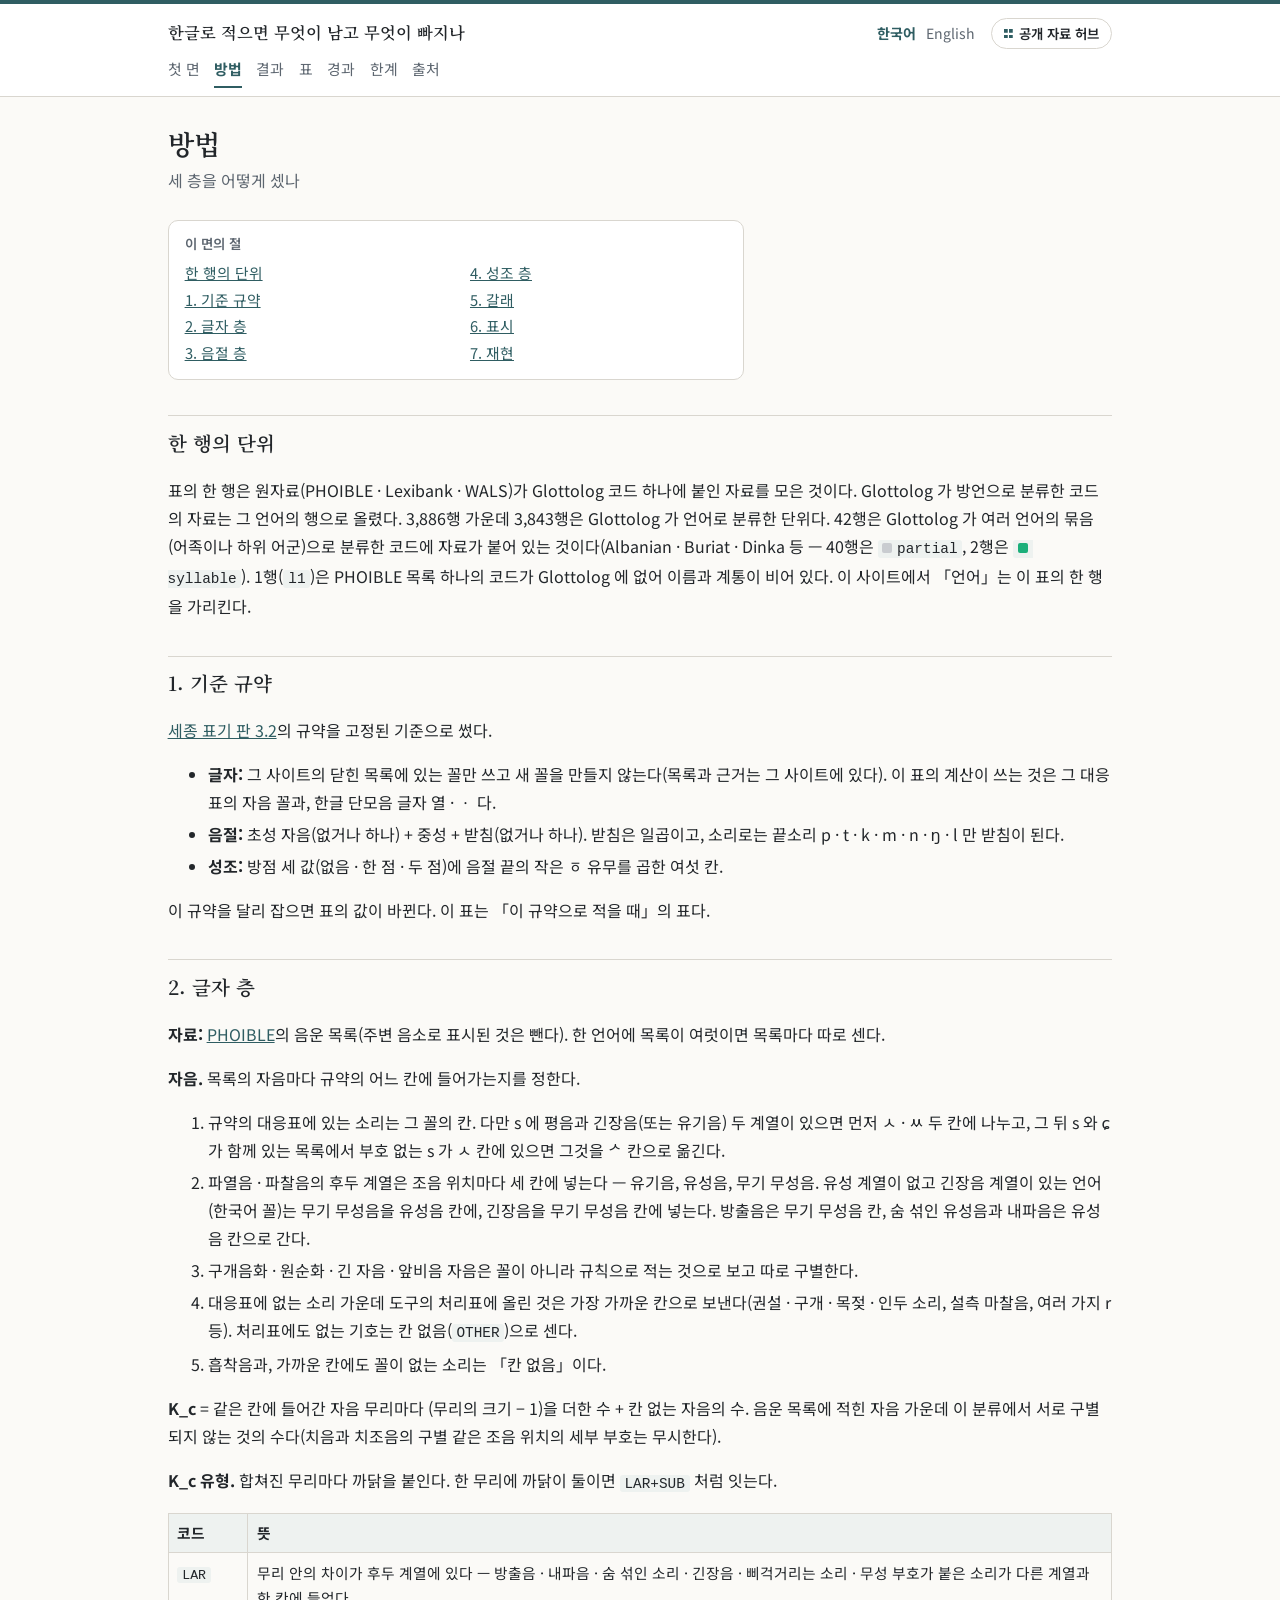
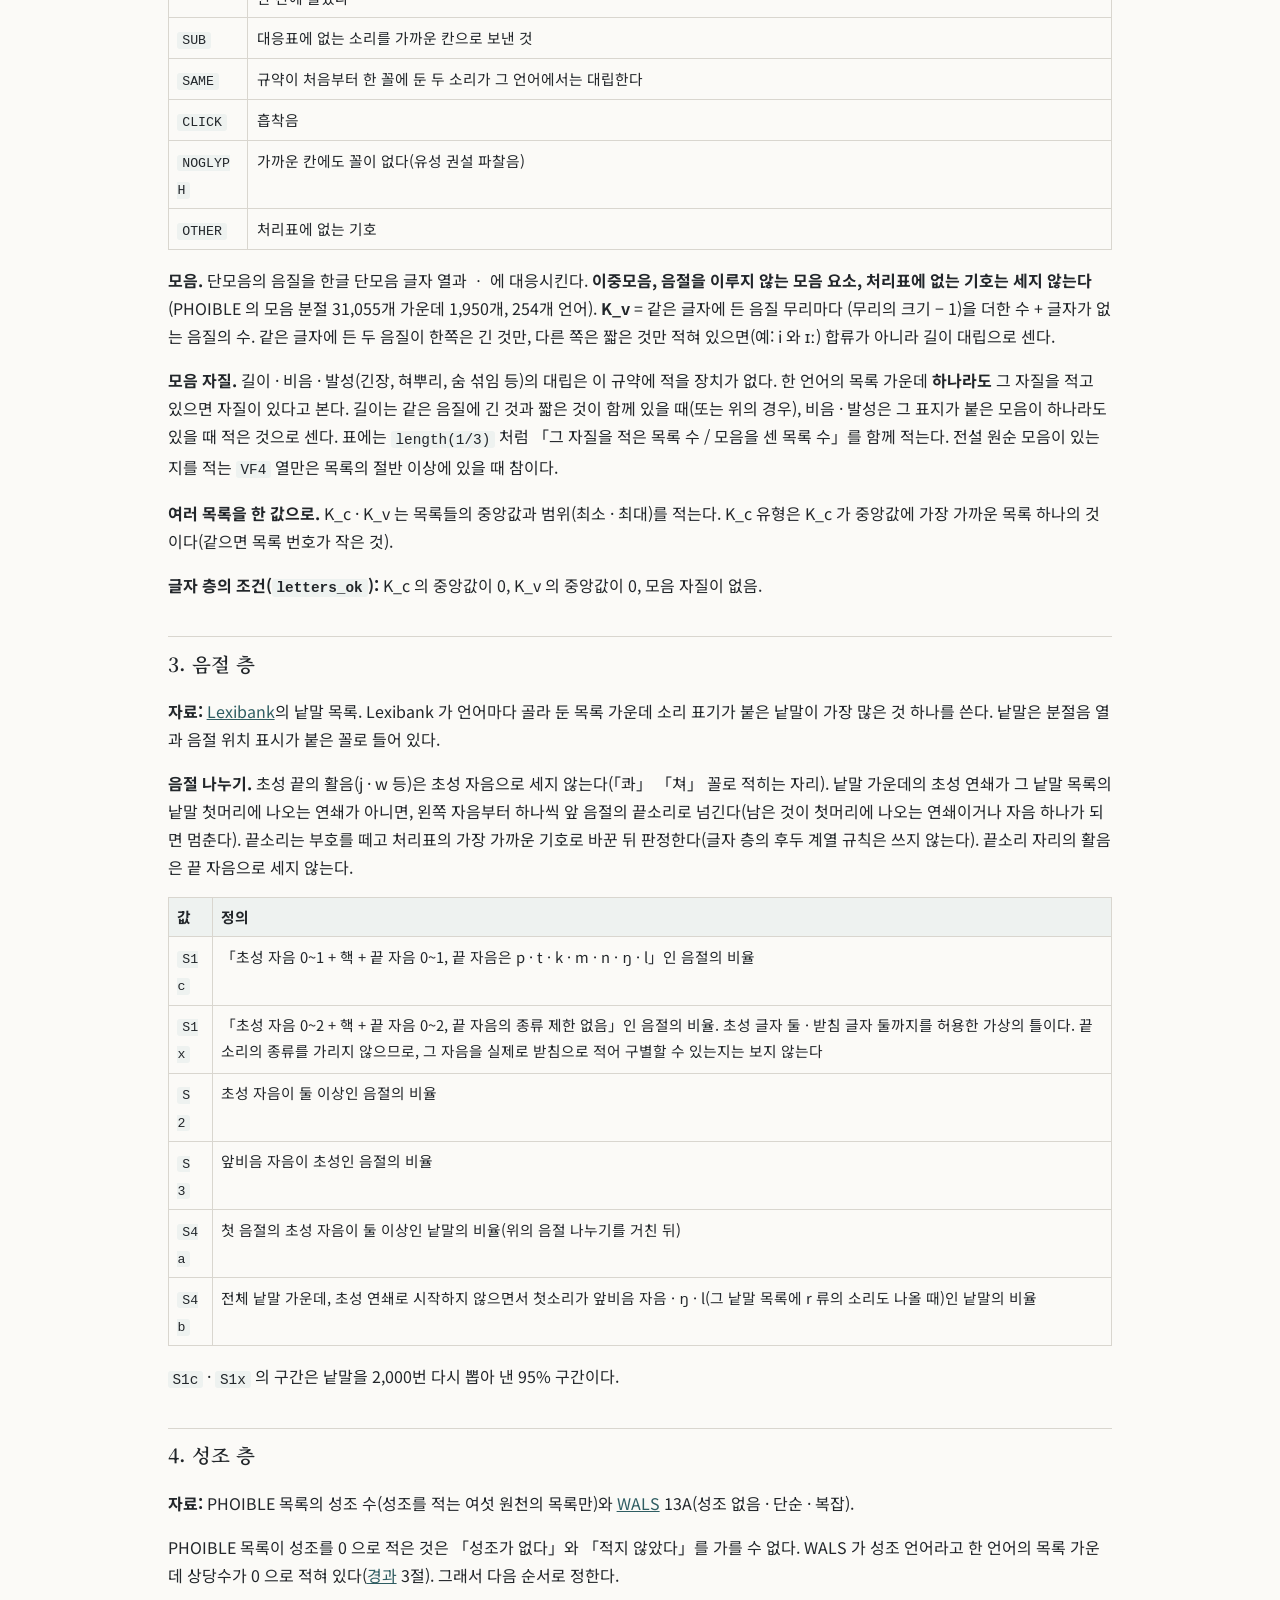
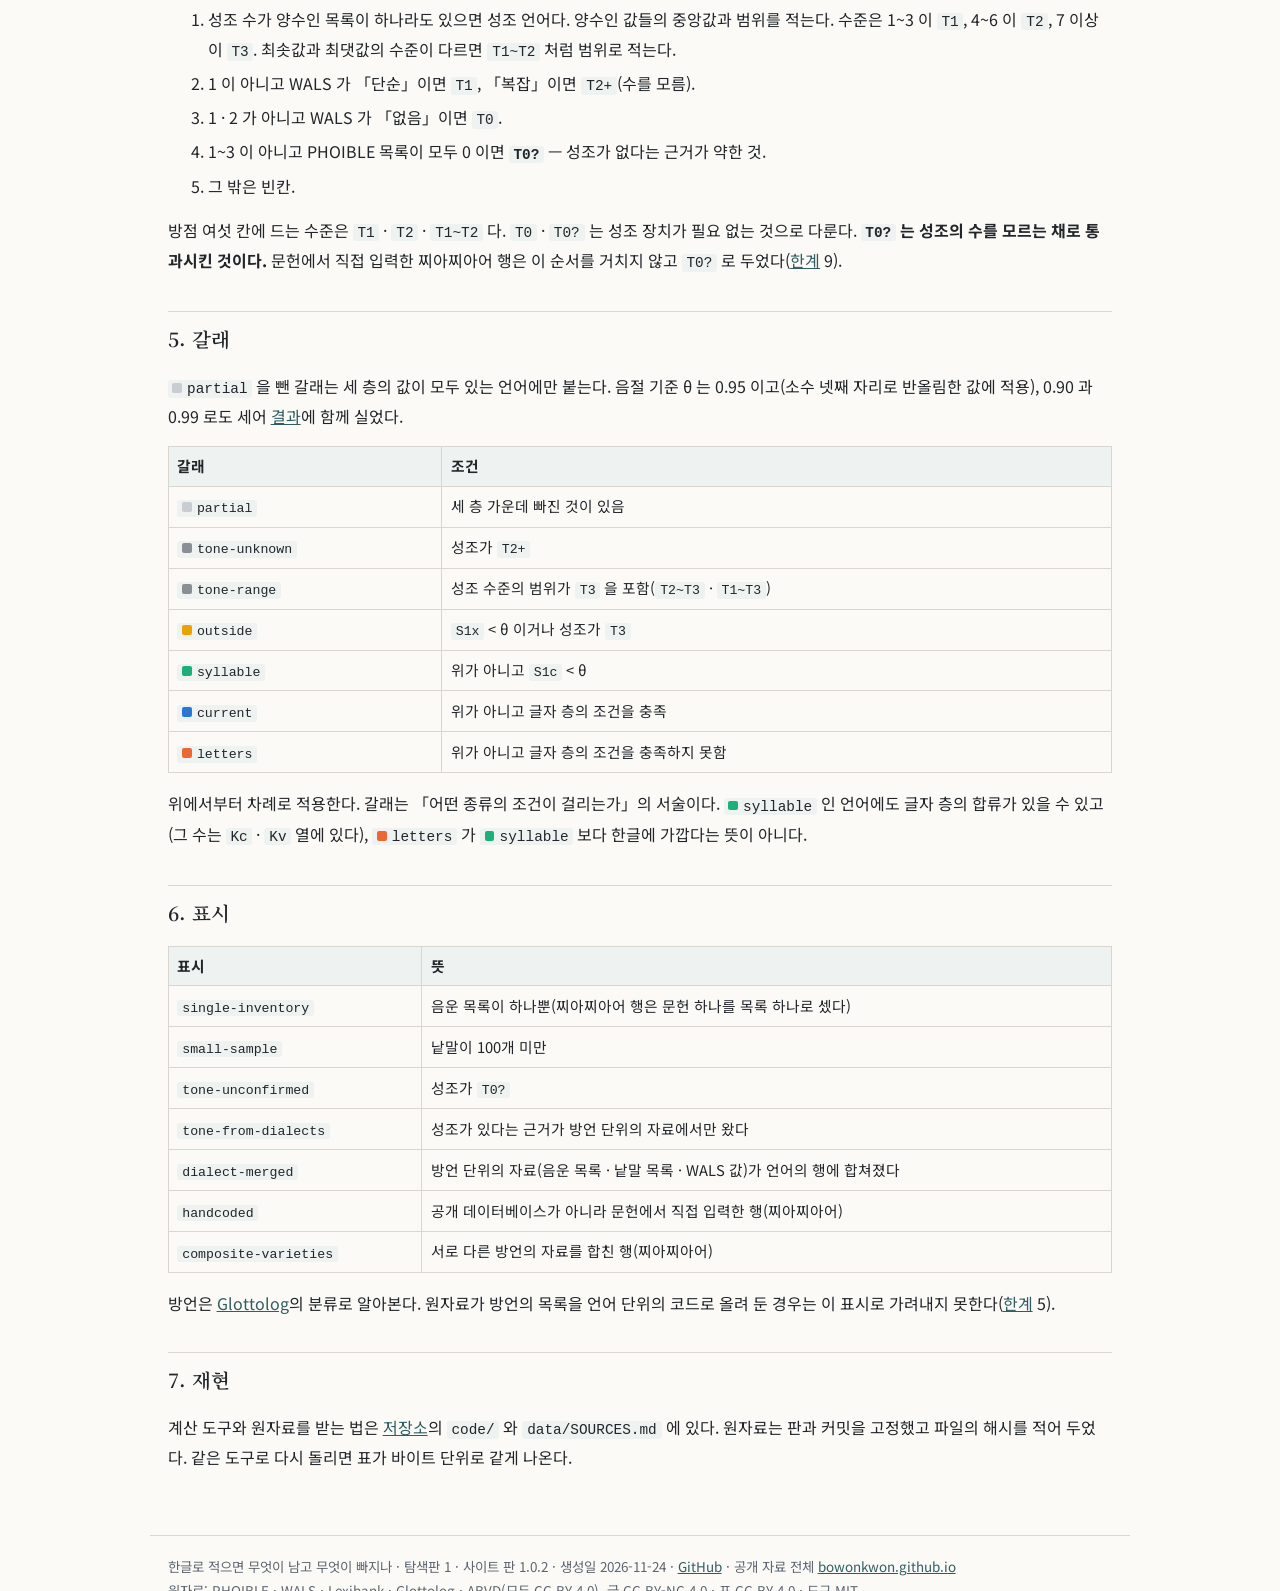
<file: docs/ko/method.html>
<!DOCTYPE html><html lang="ko"><head><meta charset="utf-8"><meta name="viewport" content="width=device-width,initial-scale=1"><title>방법 — 한글로 적으면 무엇이 남고 무엇이 빠지나</title><link rel="preconnect" href="https://fonts.googleapis.com"><link rel="preconnect" href="https://fonts.gstatic.com" crossorigin><link href="https://fonts.googleapis.com/css2?family=Noto+Sans+KR:wght@400;700&family=Noto+Serif+KR:wght@600&display=swap" rel="stylesheet"><link rel="stylesheet" href="../assets/style.css"></head><body class="p-method"><header><div class="top"><a class="site" href="index.html">한글로 적으면 무엇이 남고 무엇이 빠지나</a><span class="lang"><a href="../ko/method.html" class="on">한국어</a><a href="../en/method.html">English</a><a class="hub" href="https://bowonkwon.github.io/">공개 자료 허브</a></span></div><nav><a href="index.html">첫 면</a><a href="method.html" class="on">방법</a><a href="results.html">결과</a><a href="table.html">표</a><a href="record.html">경과</a><a href="limits.html">한계</a><a href="sources.html">출처</a></nav></header><main><h1>방법</h1><p class="sub">세 층을 어떻게 셌나</p><nav class="toc" id="toc" aria-label="이 면의 절"><b>이 면의 절</b><ul><li><a href="#row-unit">한 행의 단위</a></li><li><a href="#notation">1. 기준 규약</a></li><li><a href="#letter-layer">2. 글자 층</a></li><li><a href="#syllable-layer">3. 음절 층</a></li><li><a href="#tone-layer">4. 성조 층</a></li><li><a href="#categories">5. 갈래</a></li><li><a href="#flags">6. 표시</a></li><li><a href="#reproducing">7. 재현</a></li></ul></nav><h2 id="row-unit">한 행의 단위<a class="hx" href="#row-unit" aria-label="‘한 행의 단위’ 절로 바로 가는 링크">#</a></h2>
<p>표의 한 행은 원자료(PHOIBLE · Lexibank · WALS)가 Glottolog 코드 하나에 붙인 자료를 모은 것이다. Glottolog 가 방언으로 분류한 코드의 자료는 그 언어의 행으로 올렸다. 3,886행 가운데 3,843행은 Glottolog 가 언어로 분류한 단위다. 42행은 Glottolog 가 여러 언어의 묶음(어족이나 하위 어군)으로 분류한 코드에 자료가 붙어 있는 것이다(Albanian · Buriat · Dinka 등 — 40행은 <code class="cat c-partial">partial</code>, 2행은 <code class="cat c-syllable">syllable</code>). 1행(<code>l1</code>)은 PHOIBLE 목록 하나의 코드가 Glottolog 에 없어 이름과 계통이 비어 있다. 이 사이트에서 「언어」는 이 표의 한 행을 가리킨다.</p>
<h2 id="notation">1. 기준 규약<a class="hx" href="#notation" aria-label="‘1. 기준 규약’ 절로 바로 가는 링크">#</a></h2>
<p><a href="https://bowonkwon.github.io/Legal-Language-Handbooks/sejong/">세종 표기 판 3.2</a>의 규약을 고정된 기준으로 썼다.</p>
<ul>
<li><strong>글자:</strong> 그 사이트의 닫힌 목록에 있는 꼴만 쓰고 새 꼴을 만들지 않는다(목록과 근거는 그 사이트에 있다). 이 표의 계산이 쓰는 것은 그 대응표의 자음 꼴과, 한글 단모음 글자 열 · ㆍ 다.</li>
<li><strong>음절:</strong> 초성 자음(없거나 하나) + 중성 + 받침(없거나 하나). 받침은 일곱이고, 소리로는 끝소리 p · t · k · m · n · ŋ · l 만 받침이 된다.</li>
<li><strong>성조:</strong> 방점 세 값(없음 · 한 점 · 두 점)에 음절 끝의 작은 ㆆ 유무를 곱한 여섯 칸.</li>
</ul>
<p>이 규약을 달리 잡으면 표의 값이 바뀐다. 이 표는 「이 규약으로 적을 때」의 표다.</p>
<h2 id="letter-layer">2. 글자 층<a class="hx" href="#letter-layer" aria-label="‘2. 글자 층’ 절로 바로 가는 링크">#</a></h2>
<p><strong>자료:</strong> <a href="sources.html">PHOIBLE</a>의 음운 목록(주변 음소로 표시된 것은 뺀다). 한 언어에 목록이 여럿이면 목록마다 따로 센다.</p>
<p><strong>자음.</strong> 목록의 자음마다 규약의 어느 칸에 들어가는지를 정한다.</p>
<ol>
<li>규약의 대응표에 있는 소리는 그 꼴의 칸. 다만 s 에 평음과 긴장음(또는 유기음) 두 계열이 있으면 먼저 ㅅ · ㅆ 두 칸에 나누고, 그 뒤 s 와 ɕ 가 함께 있는 목록에서 부호 없는 s 가 ㅅ 칸에 있으면 그것을 ᄼ 칸으로 옮긴다.</li>
<li>파열음 · 파찰음의 후두 계열은 조음 위치마다 세 칸에 넣는다 — 유기음, 유성음, 무기 무성음. 유성 계열이 없고 긴장음 계열이 있는 언어(한국어 꼴)는 무기 무성음을 유성음 칸에, 긴장음을 무기 무성음 칸에 넣는다. 방출음은 무기 무성음 칸, 숨 섞인 유성음과 내파음은 유성음 칸으로 간다.</li>
<li>구개음화 · 원순화 · 긴 자음 · 앞비음 자음은 꼴이 아니라 규칙으로 적는 것으로 보고 따로 구별한다.</li>
<li>대응표에 없는 소리 가운데 도구의 처리표에 올린 것은 가장 가까운 칸으로 보낸다(권설 · 구개 · 목젖 · 인두 소리, 설측 마찰음, 여러 가지 r 등). 처리표에도 없는 기호는 칸 없음(<code>OTHER</code>)으로 센다.</li>
<li>흡착음과, 가까운 칸에도 꼴이 없는 소리는 「칸 없음」이다.</li>
</ol>
<p><strong>K_c</strong> = 같은 칸에 들어간 자음 무리마다 (무리의 크기 − 1)을 더한 수 + 칸 없는 자음의 수. 음운 목록에 적힌 자음 가운데 이 분류에서 서로 구별되지 않는 것의 수다(치음과 치조음의 구별 같은 조음 위치의 세부 부호는 무시한다).</p>
<p><strong>K_c 유형.</strong> 합쳐진 무리마다 까닭을 붙인다. 한 무리에 까닭이 둘이면 <code>LAR+SUB</code> 처럼 잇는다.</p>
<div class="tw"><table>
<thead>
<tr>
<th>코드</th>
<th>뜻</th>
</tr>
</thead>
<tbody>
<tr>
<td><code>LAR</code></td>
<td>무리 안의 차이가 후두 계열에 있다 — 방출음 · 내파음 · 숨 섞인 소리 · 긴장음 · 삐걱거리는 소리 · 무성 부호가 붙은 소리가 다른 계열과 한 칸에 들었다</td>
</tr>
<tr>
<td><code>SUB</code></td>
<td>대응표에 없는 소리를 가까운 칸으로 보낸 것</td>
</tr>
<tr>
<td><code>SAME</code></td>
<td>규약이 처음부터 한 꼴에 둔 두 소리가 그 언어에서는 대립한다</td>
</tr>
<tr>
<td><code>CLICK</code></td>
<td>흡착음</td>
</tr>
<tr>
<td><code>NOGLYPH</code></td>
<td>가까운 칸에도 꼴이 없다(유성 권설 파찰음)</td>
</tr>
<tr>
<td><code>OTHER</code></td>
<td>처리표에 없는 기호</td>
</tr>
</tbody>
</table></div>
<p><strong>모음.</strong> 단모음의 음질을 한글 단모음 글자 열과 ㆍ 에 대응시킨다. <strong>이중모음, 음절을 이루지 않는 모음 요소, 처리표에 없는 기호는 세지 않는다</strong>(PHOIBLE 의 모음 분절 31,055개 가운데 1,950개, 254개 언어). <strong>K_v</strong> = 같은 글자에 든 음질 무리마다 (무리의 크기 − 1)을 더한 수 + 글자가 없는 음질의 수. 같은 글자에 든 두 음질이 한쪽은 긴 것만, 다른 쪽은 짧은 것만 적혀 있으면(예: i 와 ɪː) 합류가 아니라 길이 대립으로 센다.</p>
<p><strong>모음 자질.</strong> 길이 · 비음 · 발성(긴장, 혀뿌리, 숨 섞임 등)의 대립은 이 규약에 적을 장치가 없다. 한 언어의 목록 가운데 <strong>하나라도</strong> 그 자질을 적고 있으면 자질이 있다고 본다. 길이는 같은 음질에 긴 것과 짧은 것이 함께 있을 때(또는 위의 경우), 비음 · 발성은 그 표지가 붙은 모음이 하나라도 있을 때 적은 것으로 센다. 표에는 <code>length(1/3)</code> 처럼 「그 자질을 적은 목록 수 / 모음을 센 목록 수」를 함께 적는다. 전설 원순 모음이 있는지를 적는 <code>VF4</code> 열만은 목록의 절반 이상에 있을 때 참이다.</p>
<p><strong>여러 목록을 한 값으로.</strong> K_c · K_v 는 목록들의 중앙값과 범위(최소 · 최대)를 적는다. K_c 유형은 K_c 가 중앙값에 가장 가까운 목록 하나의 것이다(같으면 목록 번호가 작은 것).</p>
<p><strong>글자 층의 조건(<code>letters_ok</code>):</strong> K_c 의 중앙값이 0, K_v 의 중앙값이 0, 모음 자질이 없음.</p>
<h2 id="syllable-layer">3. 음절 층<a class="hx" href="#syllable-layer" aria-label="‘3. 음절 층’ 절로 바로 가는 링크">#</a></h2>
<p><strong>자료:</strong> <a href="sources.html">Lexibank</a>의 낱말 목록. Lexibank 가 언어마다 골라 둔 목록 가운데 소리 표기가 붙은 낱말이 가장 많은 것 하나를 쓴다. 낱말은 분절음 열과 음절 위치 표시가 붙은 꼴로 들어 있다.</p>
<p><strong>음절 나누기.</strong> 초성 끝의 활음(j · w 등)은 초성 자음으로 세지 않는다(「콰」 「쳐」 꼴로 적히는 자리). 낱말 가운데의 초성 연쇄가 그 낱말 목록의 낱말 첫머리에 나오는 연쇄가 아니면, 왼쪽 자음부터 하나씩 앞 음절의 끝소리로 넘긴다(남은 것이 첫머리에 나오는 연쇄이거나 자음 하나가 되면 멈춘다). 끝소리는 부호를 떼고 처리표의 가장 가까운 기호로 바꾼 뒤 판정한다(글자 층의 후두 계열 규칙은 쓰지 않는다). 끝소리 자리의 활음은 끝 자음으로 세지 않는다.</p>
<div class="tw"><table>
<thead>
<tr>
<th>값</th>
<th>정의</th>
</tr>
</thead>
<tbody>
<tr>
<td><code>S1c</code></td>
<td>「초성 자음 0~1 + 핵 + 끝 자음 0~1, 끝 자음은 p · t · k · m · n · ŋ · l」인 음절의 비율</td>
</tr>
<tr>
<td><code>S1x</code></td>
<td>「초성 자음 0~2 + 핵 + 끝 자음 0~2, 끝 자음의 종류 제한 없음」인 음절의 비율. 초성 글자 둘 · 받침 글자 둘까지를 허용한 가상의 틀이다. 끝소리의 종류를 가리지 않으므로, 그 자음을 실제로 받침으로 적어 구별할 수 있는지는 보지 않는다</td>
</tr>
<tr>
<td><code>S2</code></td>
<td>초성 자음이 둘 이상인 음절의 비율</td>
</tr>
<tr>
<td><code>S3</code></td>
<td>앞비음 자음이 초성인 음절의 비율</td>
</tr>
<tr>
<td><code>S4a</code></td>
<td>첫 음절의 초성 자음이 둘 이상인 낱말의 비율(위의 음절 나누기를 거친 뒤)</td>
</tr>
<tr>
<td><code>S4b</code></td>
<td>전체 낱말 가운데, 초성 연쇄로 시작하지 않으면서 첫소리가 앞비음 자음 · ŋ · l(그 낱말 목록에 r 류의 소리도 나올 때)인 낱말의 비율</td>
</tr>
</tbody>
</table></div>
<p><code>S1c</code> · <code>S1x</code> 의 구간은 낱말을 2,000번 다시 뽑아 낸 95% 구간이다.</p>
<h2 id="tone-layer">4. 성조 층<a class="hx" href="#tone-layer" aria-label="‘4. 성조 층’ 절로 바로 가는 링크">#</a></h2>
<p><strong>자료:</strong> PHOIBLE 목록의 성조 수(성조를 적는 여섯 원천의 목록만)와 <a href="sources.html">WALS</a> 13A(성조 없음 · 단순 · 복잡).</p>
<p>PHOIBLE 목록이 성조를 0 으로 적은 것은 「성조가 없다」와 「적지 않았다」를 가를 수 없다. WALS 가 성조 언어라고 한 언어의 목록 가운데 상당수가 0 으로 적혀 있다(<a href="record.html">경과</a> 3절). 그래서 다음 순서로 정한다.</p>
<ol>
<li>성조 수가 양수인 목록이 하나라도 있으면 성조 언어다. 양수인 값들의 중앙값과 범위를 적는다. 수준은 1~3 이 <code>T1</code>, 4~6 이 <code>T2</code>, 7 이상이 <code>T3</code>. 최솟값과 최댓값의 수준이 다르면 <code>T1~T2</code> 처럼 범위로 적는다.</li>
<li>1 이 아니고 WALS 가 「단순」이면 <code>T1</code>, 「복잡」이면 <code>T2+</code>(수를 모름).</li>
<li>1 · 2 가 아니고 WALS 가 「없음」이면 <code>T0</code>.</li>
<li>1~3 이 아니고 PHOIBLE 목록이 모두 0 이면 <strong><code>T0?</code></strong> — 성조가 없다는 근거가 약한 것.</li>
<li>그 밖은 빈칸.</li>
</ol>
<p>방점 여섯 칸에 드는 수준은 <code>T1</code> · <code>T2</code> · <code>T1~T2</code> 다. <code>T0</code> · <code>T0?</code> 는 성조 장치가 필요 없는 것으로 다룬다. <strong><code>T0?</code> 는 성조의 수를 모르는 채로 통과시킨 것이다.</strong> 문헌에서 직접 입력한 찌아찌아어 행은 이 순서를 거치지 않고 <code>T0?</code> 로 두었다(<a href="limits.html">한계</a> 9).</p>
<h2 id="categories">5. 갈래<a class="hx" href="#categories" aria-label="‘5. 갈래’ 절로 바로 가는 링크">#</a></h2>
<p><code class="cat c-partial">partial</code> 을 뺀 갈래는 세 층의 값이 모두 있는 언어에만 붙는다. 음절 기준 θ 는 0.95 이고(소수 넷째 자리로 반올림한 값에 적용), 0.90 과 0.99 로도 세어 <a href="results.html">결과</a>에 함께 실었다.</p>
<div class="tw"><table>
<thead>
<tr>
<th>갈래</th>
<th>조건</th>
</tr>
</thead>
<tbody>
<tr>
<td><code class="cat c-partial">partial</code></td>
<td>세 층 가운데 빠진 것이 있음</td>
</tr>
<tr>
<td><code class="cat c-tone-unknown">tone-unknown</code></td>
<td>성조가 <code>T2+</code></td>
</tr>
<tr>
<td><code class="cat c-tone-range">tone-range</code></td>
<td>성조 수준의 범위가 <code>T3</code> 을 포함(<code>T2~T3</code> · <code>T1~T3</code>)</td>
</tr>
<tr>
<td><code class="cat c-outside">outside</code></td>
<td><code>S1x</code> &lt; θ 이거나 성조가 <code>T3</code></td>
</tr>
<tr>
<td><code class="cat c-syllable">syllable</code></td>
<td>위가 아니고 <code>S1c</code> &lt; θ</td>
</tr>
<tr>
<td><code class="cat c-current">current</code></td>
<td>위가 아니고 글자 층의 조건을 충족</td>
</tr>
<tr>
<td><code class="cat c-letters">letters</code></td>
<td>위가 아니고 글자 층의 조건을 충족하지 못함</td>
</tr>
</tbody>
</table></div>
<p>위에서부터 차례로 적용한다. 갈래는 「어떤 종류의 조건이 걸리는가」의 서술이다. <code class="cat c-syllable">syllable</code> 인 언어에도 글자 층의 합류가 있을 수 있고(그 수는 <code>Kc</code> · <code>Kv</code> 열에 있다), <code class="cat c-letters">letters</code> 가 <code class="cat c-syllable">syllable</code> 보다 한글에 가깝다는 뜻이 아니다.</p>
<h2 id="flags">6. 표시<a class="hx" href="#flags" aria-label="‘6. 표시’ 절로 바로 가는 링크">#</a></h2>
<div class="tw"><table>
<thead>
<tr>
<th>표시</th>
<th>뜻</th>
</tr>
</thead>
<tbody>
<tr>
<td><code>single-inventory</code></td>
<td>음운 목록이 하나뿐(찌아찌아어 행은 문헌 하나를 목록 하나로 셌다)</td>
</tr>
<tr>
<td><code>small-sample</code></td>
<td>낱말이 100개 미만</td>
</tr>
<tr>
<td><code>tone-unconfirmed</code></td>
<td>성조가 <code>T0?</code></td>
</tr>
<tr>
<td><code>tone-from-dialects</code></td>
<td>성조가 있다는 근거가 방언 단위의 자료에서만 왔다</td>
</tr>
<tr>
<td><code>dialect-merged</code></td>
<td>방언 단위의 자료(음운 목록 · 낱말 목록 · WALS 값)가 언어의 행에 합쳐졌다</td>
</tr>
<tr>
<td><code>handcoded</code></td>
<td>공개 데이터베이스가 아니라 문헌에서 직접 입력한 행(찌아찌아어)</td>
</tr>
<tr>
<td><code>composite-varieties</code></td>
<td>서로 다른 방언의 자료를 합친 행(찌아찌아어)</td>
</tr>
</tbody>
</table></div>
<p>방언은 <a href="sources.html">Glottolog</a>의 분류로 알아본다. 원자료가 방언의 목록을 언어 단위의 코드로 올려 둔 경우는 이 표시로 가려내지 못한다(<a href="limits.html">한계</a> 5).</p>
<h2 id="reproducing">7. 재현<a class="hx" href="#reproducing" aria-label="‘7. 재현’ 절로 바로 가는 링크">#</a></h2>
<p>계산 도구와 원자료를 받는 법은 <a href="https://github.com/BowonKwon/Hangul-Notation-Conditions">저장소</a>의 <code>code/</code> 와 <code>data/SOURCES.md</code> 에 있다. 원자료는 판과 커밋을 고정했고 파일의 해시를 적어 두었다. 같은 도구로 다시 돌리면 표가 바이트 단위로 같게 나온다.</p><a class="totoc" href="#toc" aria-label="이 면의 절 목록으로">↑ 목차</a></main><footer>한글로 적으면 무엇이 남고 무엇이 빠지나 · 탐색판 1 · 사이트 판 1.0.2 · 생성일 2026-11-24 · <a href="https://github.com/BowonKwon/Hangul-Notation-Conditions">GitHub</a> · 공개 자료 전체 <a href="https://bowonkwon.github.io/">bowonkwon.github.io</a><br>원자료: PHOIBLE · WALS · Lexibank · Glottolog · ABVD(모두 CC BY 4.0). 글 CC BY-NC 4.0 · 표 CC BY 4.0 · 도구 MIT.</footer><script src="../assets/nav.js"></script></body></html>
</file>
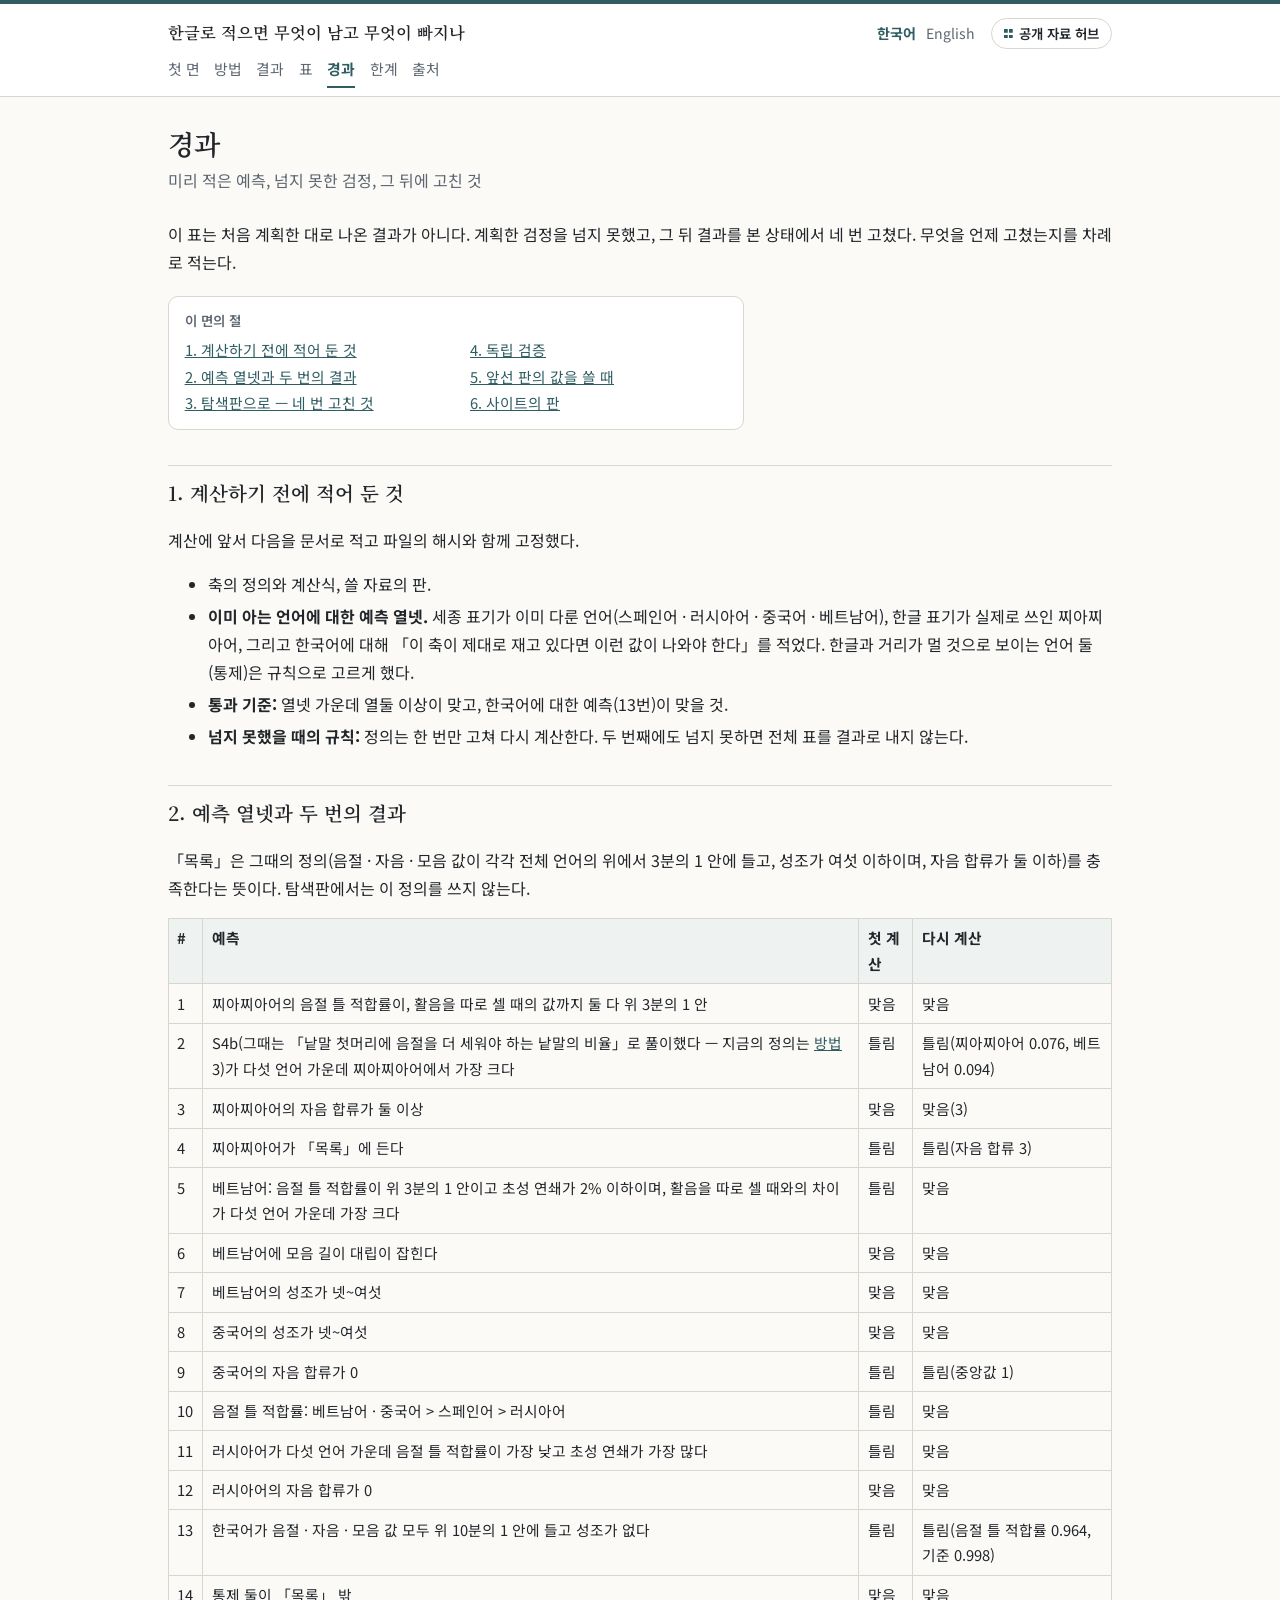
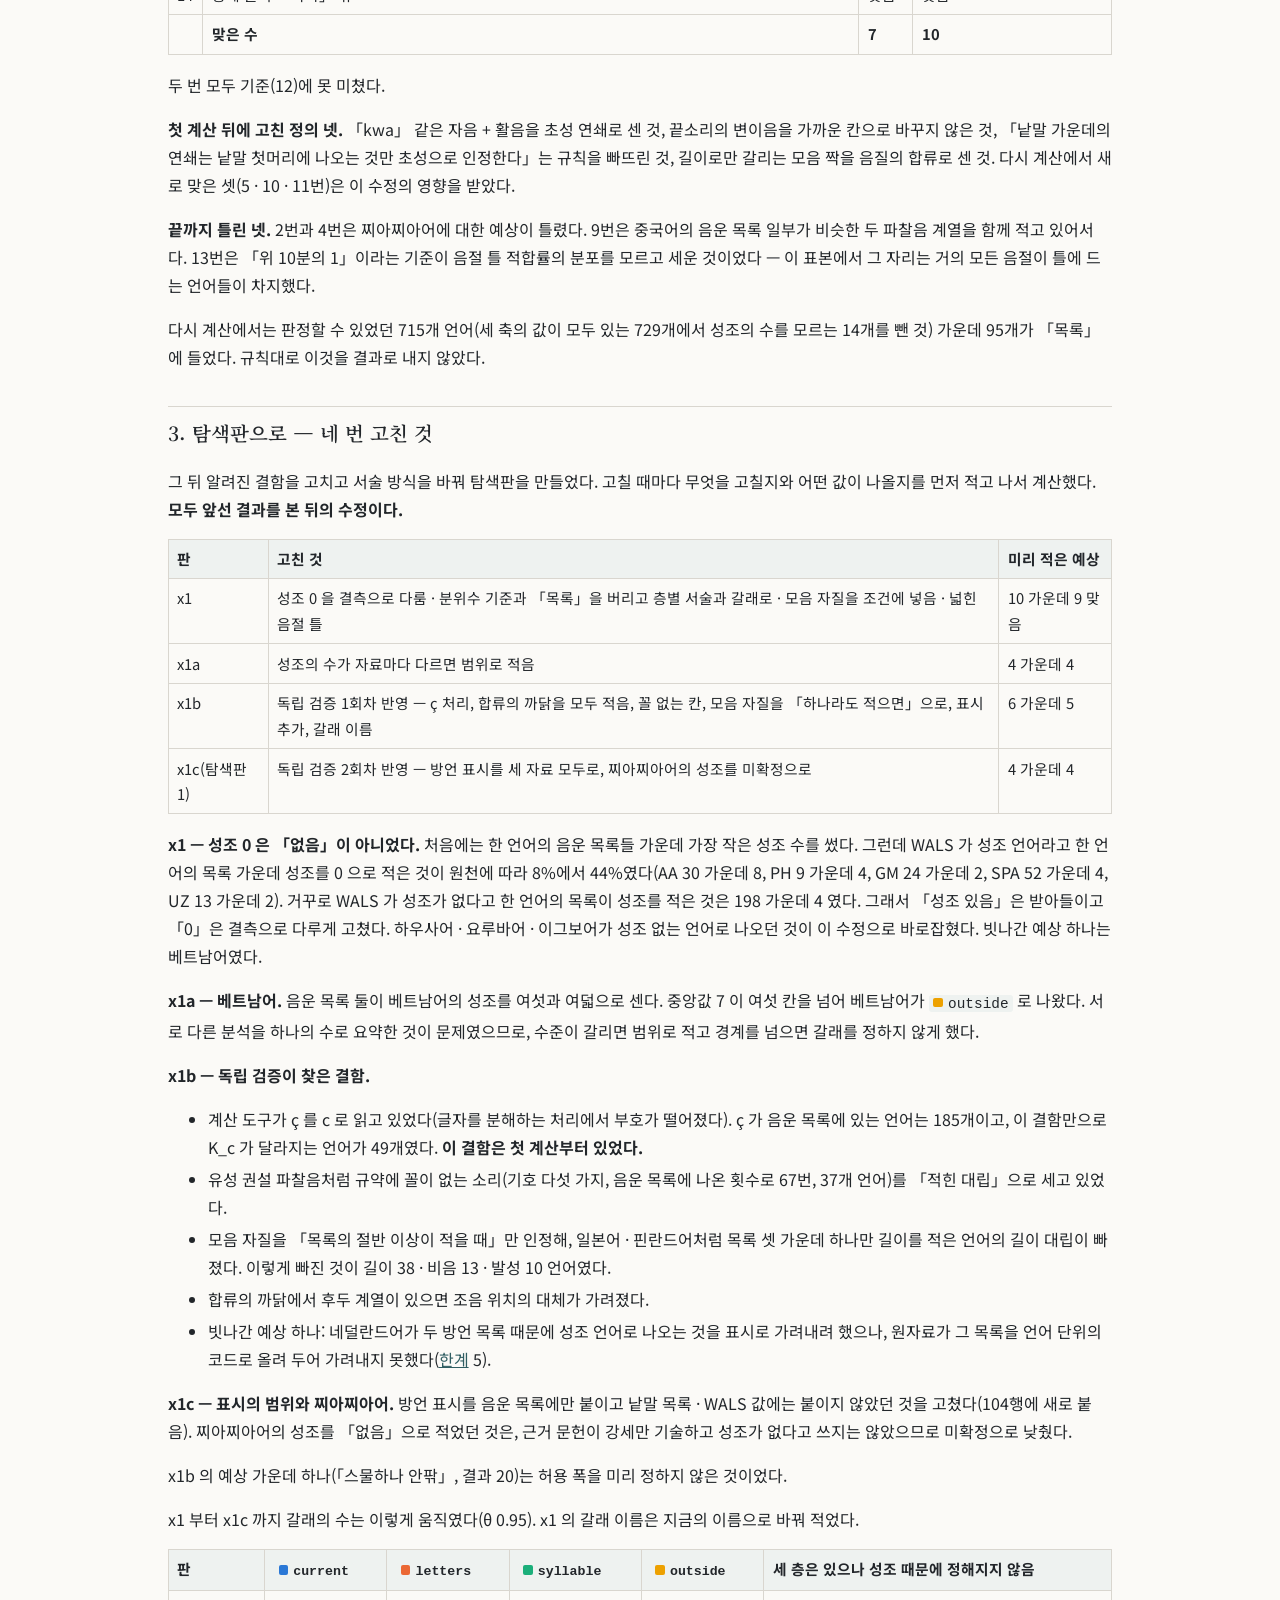
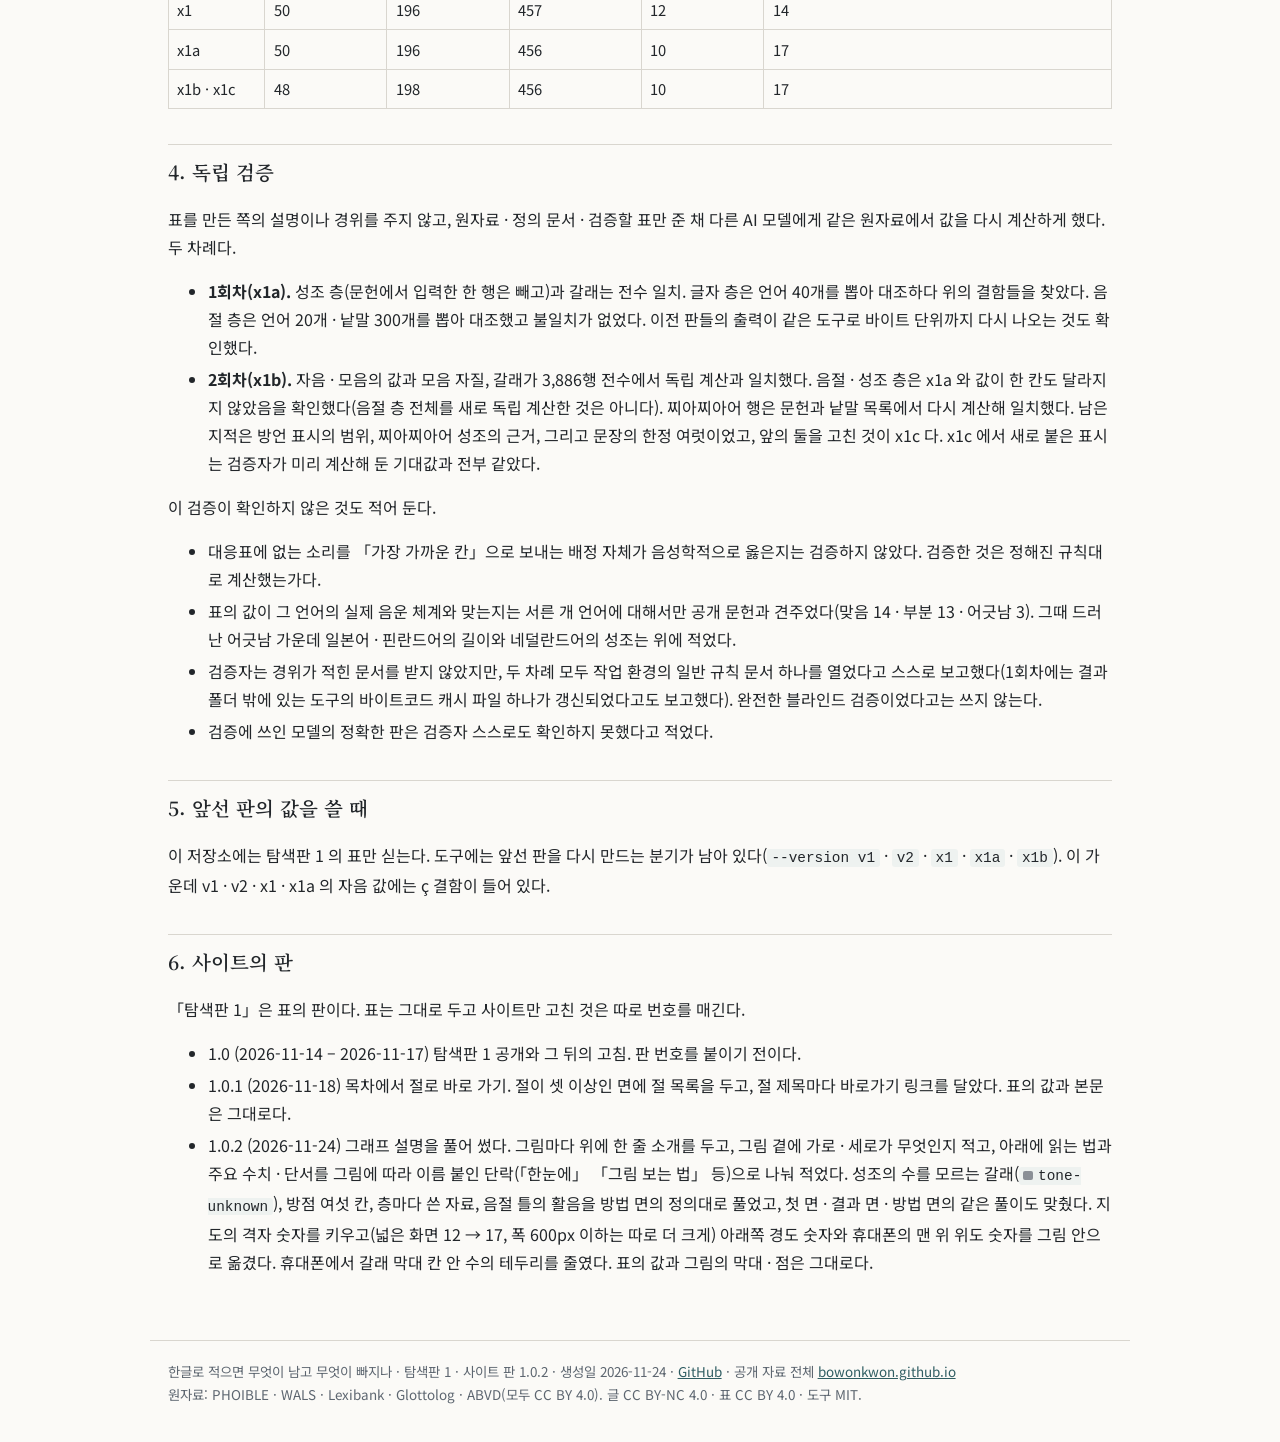
<file: docs/ko/record.html>
<!DOCTYPE html><html lang="ko"><head><meta charset="utf-8"><meta name="viewport" content="width=device-width,initial-scale=1"><title>경과 — 한글로 적으면 무엇이 남고 무엇이 빠지나</title><link rel="preconnect" href="https://fonts.googleapis.com"><link rel="preconnect" href="https://fonts.gstatic.com" crossorigin><link href="https://fonts.googleapis.com/css2?family=Noto+Sans+KR:wght@400;700&family=Noto+Serif+KR:wght@600&display=swap" rel="stylesheet"><link rel="stylesheet" href="../assets/style.css"></head><body class="p-record"><header><div class="top"><a class="site" href="index.html">한글로 적으면 무엇이 남고 무엇이 빠지나</a><span class="lang"><a href="../ko/record.html" class="on">한국어</a><a href="../en/record.html">English</a><a class="hub" href="https://bowonkwon.github.io/">공개 자료 허브</a></span></div><nav><a href="index.html">첫 면</a><a href="method.html">방법</a><a href="results.html">결과</a><a href="table.html">표</a><a href="record.html" class="on">경과</a><a href="limits.html">한계</a><a href="sources.html">출처</a></nav></header><main><h1>경과</h1><p class="sub">미리 적은 예측, 넘지 못한 검정, 그 뒤에 고친 것</p><p>이 표는 처음 계획한 대로 나온 결과가 아니다. 계획한 검정을 넘지 못했고, 그 뒤 결과를 본 상태에서 네 번 고쳤다. 무엇을 언제 고쳤는지를 차례로 적는다.</p>
<nav class="toc" id="toc" aria-label="이 면의 절"><b>이 면의 절</b><ul><li><a href="#written-before">1. 계산하기 전에 적어 둔 것</a></li><li><a href="#predictions">2. 예측 열넷과 두 번의 결과</a></li><li><a href="#four-rounds">3. 탐색판으로 — 네 번 고친 것</a></li><li><a href="#verification">4. 독립 검증</a></li><li><a href="#earlier-values">5. 앞선 판의 값을 쓸 때</a></li><li><a href="#site-versions">6. 사이트의 판</a></li></ul></nav><h2 id="written-before">1. 계산하기 전에 적어 둔 것<a class="hx" href="#written-before" aria-label="‘1. 계산하기 전에 적어 둔 것’ 절로 바로 가는 링크">#</a></h2>
<p>계산에 앞서 다음을 문서로 적고 파일의 해시와 함께 고정했다.</p>
<ul>
<li>축의 정의와 계산식, 쓸 자료의 판.</li>
<li><strong>이미 아는 언어에 대한 예측 열넷.</strong> 세종 표기가 이미 다룬 언어(스페인어 · 러시아어 · 중국어 · 베트남어), 한글 표기가 실제로 쓰인 찌아찌아어, 그리고 한국어에 대해 「이 축이 제대로 재고 있다면 이런 값이 나와야 한다」를 적었다. 한글과 거리가 멀 것으로 보이는 언어 둘(통제)은 규칙으로 고르게 했다.</li>
<li><strong>통과 기준:</strong> 열넷 가운데 열둘 이상이 맞고, 한국어에 대한 예측(13번)이 맞을 것.</li>
<li><strong>넘지 못했을 때의 규칙:</strong> 정의는 한 번만 고쳐 다시 계산한다. 두 번째에도 넘지 못하면 전체 표를 결과로 내지 않는다.</li>
</ul>
<h2 id="predictions">2. 예측 열넷과 두 번의 결과<a class="hx" href="#predictions" aria-label="‘2. 예측 열넷과 두 번의 결과’ 절로 바로 가는 링크">#</a></h2>
<p>「목록」은 그때의 정의(음절 · 자음 · 모음 값이 각각 전체 언어의 위에서 3분의 1 안에 들고, 성조가 여섯 이하이며, 자음 합류가 둘 이하)를 충족한다는 뜻이다. 탐색판에서는 이 정의를 쓰지 않는다.</p>
<div class="tw"><table>
<thead>
<tr>
<th>#</th>
<th>예측</th>
<th>첫 계산</th>
<th>다시 계산</th>
</tr>
</thead>
<tbody>
<tr>
<td>1</td>
<td>찌아찌아어의 음절 틀 적합률이, 활음을 따로 셀 때의 값까지 둘 다 위 3분의 1 안</td>
<td>맞음</td>
<td>맞음</td>
</tr>
<tr>
<td>2</td>
<td>S4b(그때는 「낱말 첫머리에 음절을 더 세워야 하는 낱말의 비율」로 풀이했다 — 지금의 정의는 <a href="method.html">방법</a> 3)가 다섯 언어 가운데 찌아찌아어에서 가장 크다</td>
<td>틀림</td>
<td>틀림(찌아찌아어 0.076, 베트남어 0.094)</td>
</tr>
<tr>
<td>3</td>
<td>찌아찌아어의 자음 합류가 둘 이상</td>
<td>맞음</td>
<td>맞음(3)</td>
</tr>
<tr>
<td>4</td>
<td>찌아찌아어가 「목록」에 든다</td>
<td>틀림</td>
<td>틀림(자음 합류 3)</td>
</tr>
<tr>
<td>5</td>
<td>베트남어: 음절 틀 적합률이 위 3분의 1 안이고 초성 연쇄가 2% 이하이며, 활음을 따로 셀 때와의 차이가 다섯 언어 가운데 가장 크다</td>
<td>틀림</td>
<td>맞음</td>
</tr>
<tr>
<td>6</td>
<td>베트남어에 모음 길이 대립이 잡힌다</td>
<td>맞음</td>
<td>맞음</td>
</tr>
<tr>
<td>7</td>
<td>베트남어의 성조가 넷~여섯</td>
<td>맞음</td>
<td>맞음</td>
</tr>
<tr>
<td>8</td>
<td>중국어의 성조가 넷~여섯</td>
<td>맞음</td>
<td>맞음</td>
</tr>
<tr>
<td>9</td>
<td>중국어의 자음 합류가 0</td>
<td>틀림</td>
<td>틀림(중앙값 1)</td>
</tr>
<tr>
<td>10</td>
<td>음절 틀 적합률: 베트남어 · 중국어 &gt; 스페인어 &gt; 러시아어</td>
<td>틀림</td>
<td>맞음</td>
</tr>
<tr>
<td>11</td>
<td>러시아어가 다섯 언어 가운데 음절 틀 적합률이 가장 낮고 초성 연쇄가 가장 많다</td>
<td>틀림</td>
<td>맞음</td>
</tr>
<tr>
<td>12</td>
<td>러시아어의 자음 합류가 0</td>
<td>맞음</td>
<td>맞음</td>
</tr>
<tr>
<td>13</td>
<td>한국어가 음절 · 자음 · 모음 값 모두 위 10분의 1 안에 들고 성조가 없다</td>
<td>틀림</td>
<td>틀림(음절 틀 적합률 0.964, 기준 0.998)</td>
</tr>
<tr>
<td>14</td>
<td>통제 둘이 「목록」 밖</td>
<td>맞음</td>
<td>맞음</td>
</tr>
<tr>
<td></td>
<td><strong>맞은 수</strong></td>
<td><strong>7</strong></td>
<td><strong>10</strong></td>
</tr>
</tbody>
</table></div>
<p>두 번 모두 기준(12)에 못 미쳤다.</p>
<p><strong>첫 계산 뒤에 고친 정의 넷.</strong> 「kwa」 같은 자음 + 활음을 초성 연쇄로 센 것, 끝소리의 변이음을 가까운 칸으로 바꾸지 않은 것, 「낱말 가운데의 연쇄는 낱말 첫머리에 나오는 것만 초성으로 인정한다」는 규칙을 빠뜨린 것, 길이로만 갈리는 모음 짝을 음질의 합류로 센 것. 다시 계산에서 새로 맞은 셋(5 · 10 · 11번)은 이 수정의 영향을 받았다.</p>
<p><strong>끝까지 틀린 넷.</strong> 2번과 4번은 찌아찌아어에 대한 예상이 틀렸다. 9번은 중국어의 음운 목록 일부가 비슷한 두 파찰음 계열을 함께 적고 있어서다. 13번은 「위 10분의 1」이라는 기준이 음절 틀 적합률의 분포를 모르고 세운 것이었다 — 이 표본에서 그 자리는 거의 모든 음절이 틀에 드는 언어들이 차지했다.</p>
<p>다시 계산에서는 판정할 수 있었던 715개 언어(세 축의 값이 모두 있는 729개에서 성조의 수를 모르는 14개를 뺀 것) 가운데 95개가 「목록」에 들었다. 규칙대로 이것을 결과로 내지 않았다.</p>
<h2 id="four-rounds">3. 탐색판으로 — 네 번 고친 것<a class="hx" href="#four-rounds" aria-label="‘3. 탐색판으로 — 네 번 고친 것’ 절로 바로 가는 링크">#</a></h2>
<p>그 뒤 알려진 결함을 고치고 서술 방식을 바꿔 탐색판을 만들었다. 고칠 때마다 무엇을 고칠지와 어떤 값이 나올지를 먼저 적고 나서 계산했다. <strong>모두 앞선 결과를 본 뒤의 수정이다.</strong></p>
<div class="tw"><table>
<thead>
<tr>
<th>판</th>
<th>고친 것</th>
<th>미리 적은 예상</th>
</tr>
</thead>
<tbody>
<tr>
<td>x1</td>
<td>성조 0 을 결측으로 다룸 · 분위수 기준과 「목록」을 버리고 층별 서술과 갈래로 · 모음 자질을 조건에 넣음 · 넓힌 음절 틀</td>
<td>10 가운데 9 맞음</td>
</tr>
<tr>
<td>x1a</td>
<td>성조의 수가 자료마다 다르면 범위로 적음</td>
<td>4 가운데 4</td>
</tr>
<tr>
<td>x1b</td>
<td>독립 검증 1회차 반영 — ç 처리, 합류의 까닭을 모두 적음, 꼴 없는 칸, 모음 자질을 「하나라도 적으면」으로, 표시 추가, 갈래 이름</td>
<td>6 가운데 5</td>
</tr>
<tr>
<td>x1c(탐색판 1)</td>
<td>독립 검증 2회차 반영 — 방언 표시를 세 자료 모두로, 찌아찌아어의 성조를 미확정으로</td>
<td>4 가운데 4</td>
</tr>
</tbody>
</table></div>
<p><strong>x1 — 성조 0 은 「없음」이 아니었다.</strong> 처음에는 한 언어의 음운 목록들 가운데 가장 작은 성조 수를 썼다. 그런데 WALS 가 성조 언어라고 한 언어의 목록 가운데 성조를 0 으로 적은 것이 원천에 따라 8%에서 44%였다(AA 30 가운데 8, PH 9 가운데 4, GM 24 가운데 2, SPA 52 가운데 4, UZ 13 가운데 2). 거꾸로 WALS 가 성조가 없다고 한 언어의 목록이 성조를 적은 것은 198 가운데 4 였다. 그래서 「성조 있음」은 받아들이고 「0」은 결측으로 다루게 고쳤다. 하우사어 · 요루바어 · 이그보어가 성조 없는 언어로 나오던 것이 이 수정으로 바로잡혔다. 빗나간 예상 하나는 베트남어였다.</p>
<p><strong>x1a — 베트남어.</strong> 음운 목록 둘이 베트남어의 성조를 여섯과 여덟으로 센다. 중앙값 7 이 여섯 칸을 넘어 베트남어가 <code class="cat c-outside">outside</code> 로 나왔다. 서로 다른 분석을 하나의 수로 요약한 것이 문제였으므로, 수준이 갈리면 범위로 적고 경계를 넘으면 갈래를 정하지 않게 했다.</p>
<p><strong>x1b — 독립 검증이 찾은 결함.</strong></p>
<ul>
<li>계산 도구가 ç 를 c 로 읽고 있었다(글자를 분해하는 처리에서 부호가 떨어졌다). ç 가 음운 목록에 있는 언어는 185개이고, 이 결함만으로 K_c 가 달라지는 언어가 49개였다. <strong>이 결함은 첫 계산부터 있었다.</strong></li>
<li>유성 권설 파찰음처럼 규약에 꼴이 없는 소리(기호 다섯 가지, 음운 목록에 나온 횟수로 67번, 37개 언어)를 「적힌 대립」으로 세고 있었다.</li>
<li>모음 자질을 「목록의 절반 이상이 적을 때」만 인정해, 일본어 · 핀란드어처럼 목록 셋 가운데 하나만 길이를 적은 언어의 길이 대립이 빠졌다. 이렇게 빠진 것이 길이 38 · 비음 13 · 발성 10 언어였다.</li>
<li>합류의 까닭에서 후두 계열이 있으면 조음 위치의 대체가 가려졌다.</li>
<li>빗나간 예상 하나: 네덜란드어가 두 방언 목록 때문에 성조 언어로 나오는 것을 표시로 가려내려 했으나, 원자료가 그 목록을 언어 단위의 코드로 올려 두어 가려내지 못했다(<a href="limits.html">한계</a> 5).</li>
</ul>
<p><strong>x1c — 표시의 범위와 찌아찌아어.</strong> 방언 표시를 음운 목록에만 붙이고 낱말 목록 · WALS 값에는 붙이지 않았던 것을 고쳤다(104행에 새로 붙음). 찌아찌아어의 성조를 「없음」으로 적었던 것은, 근거 문헌이 강세만 기술하고 성조가 없다고 쓰지는 않았으므로 미확정으로 낮췄다.</p>
<p>x1b 의 예상 가운데 하나(「스물하나 안팎」, 결과 20)는 허용 폭을 미리 정하지 않은 것이었다.</p>
<p>x1 부터 x1c 까지 갈래의 수는 이렇게 움직였다(θ 0.95). x1 의 갈래 이름은 지금의 이름으로 바꿔 적었다.</p>
<div class="tw"><table>
<thead>
<tr>
<th>판</th>
<th><code class="cat c-current">current</code></th>
<th><code class="cat c-letters">letters</code></th>
<th><code class="cat c-syllable">syllable</code></th>
<th><code class="cat c-outside">outside</code></th>
<th>세 층은 있으나 성조 때문에 정해지지 않음</th>
</tr>
</thead>
<tbody>
<tr>
<td>x1</td>
<td>50</td>
<td>196</td>
<td>457</td>
<td>12</td>
<td>14</td>
</tr>
<tr>
<td>x1a</td>
<td>50</td>
<td>196</td>
<td>456</td>
<td>10</td>
<td>17</td>
</tr>
<tr>
<td>x1b · x1c</td>
<td>48</td>
<td>198</td>
<td>456</td>
<td>10</td>
<td>17</td>
</tr>
</tbody>
</table></div>
<h2 id="verification">4. 독립 검증<a class="hx" href="#verification" aria-label="‘4. 독립 검증’ 절로 바로 가는 링크">#</a></h2>
<p>표를 만든 쪽의 설명이나 경위를 주지 않고, 원자료 · 정의 문서 · 검증할 표만 준 채 다른 AI 모델에게 같은 원자료에서 값을 다시 계산하게 했다. 두 차례다.</p>
<ul>
<li><strong>1회차(x1a).</strong> 성조 층(문헌에서 입력한 한 행은 빼고)과 갈래는 전수 일치. 글자 층은 언어 40개를 뽑아 대조하다 위의 결함들을 찾았다. 음절 층은 언어 20개 · 낱말 300개를 뽑아 대조했고 불일치가 없었다. 이전 판들의 출력이 같은 도구로 바이트 단위까지 다시 나오는 것도 확인했다.</li>
<li><strong>2회차(x1b).</strong> 자음 · 모음의 값과 모음 자질, 갈래가 3,886행 전수에서 독립 계산과 일치했다. 음절 · 성조 층은 x1a 와 값이 한 칸도 달라지지 않았음을 확인했다(음절 층 전체를 새로 독립 계산한 것은 아니다). 찌아찌아어 행은 문헌과 낱말 목록에서 다시 계산해 일치했다. 남은 지적은 방언 표시의 범위, 찌아찌아어 성조의 근거, 그리고 문장의 한정 여럿이었고, 앞의 둘을 고친 것이 x1c 다. x1c 에서 새로 붙은 표시는 검증자가 미리 계산해 둔 기대값과 전부 같았다.</li>
</ul>
<p>이 검증이 확인하지 않은 것도 적어 둔다.</p>
<ul>
<li>대응표에 없는 소리를 「가장 가까운 칸」으로 보내는 배정 자체가 음성학적으로 옳은지는 검증하지 않았다. 검증한 것은 정해진 규칙대로 계산했는가다.</li>
<li>표의 값이 그 언어의 실제 음운 체계와 맞는지는 서른 개 언어에 대해서만 공개 문헌과 견주었다(맞음 14 · 부분 13 · 어긋남 3). 그때 드러난 어긋남 가운데 일본어 · 핀란드어의 길이와 네덜란드어의 성조는 위에 적었다.</li>
<li>검증자는 경위가 적힌 문서를 받지 않았지만, 두 차례 모두 작업 환경의 일반 규칙 문서 하나를 열었다고 스스로 보고했다(1회차에는 결과 폴더 밖에 있는 도구의 바이트코드 캐시 파일 하나가 갱신되었다고도 보고했다). 완전한 블라인드 검증이었다고는 쓰지 않는다.</li>
<li>검증에 쓰인 모델의 정확한 판은 검증자 스스로도 확인하지 못했다고 적었다.</li>
</ul>
<h2 id="earlier-values">5. 앞선 판의 값을 쓸 때<a class="hx" href="#earlier-values" aria-label="‘5. 앞선 판의 값을 쓸 때’ 절로 바로 가는 링크">#</a></h2>
<p>이 저장소에는 탐색판 1 의 표만 싣는다. 도구에는 앞선 판을 다시 만드는 분기가 남아 있다(<code>--version v1</code> · <code>v2</code> · <code>x1</code> · <code>x1a</code> · <code>x1b</code>). 이 가운데 v1 · v2 · x1 · x1a 의 자음 값에는 ç 결함이 들어 있다.</p>
<h2 id="site-versions">6. 사이트의 판<a class="hx" href="#site-versions" aria-label="‘6. 사이트의 판’ 절로 바로 가는 링크">#</a></h2>
<p>「탐색판 1」은 표의 판이다. 표는 그대로 두고 사이트만 고친 것은 따로 번호를 매긴다.</p>
<ul>
<li>1.0 (2026-11-14 – 2026-11-17) 탐색판 1 공개와 그 뒤의 고침. 판 번호를 붙이기 전이다.</li>
<li>1.0.1 (2026-11-18) 목차에서 절로 바로 가기. 절이 셋 이상인 면에 절 목록을 두고, 절 제목마다 바로가기 링크를 달았다. 표의 값과 본문은 그대로다.</li>
<li>1.0.2 (2026-11-24) 그래프 설명을 풀어 썼다. 그림마다 위에 한 줄 소개를 두고, 그림 곁에 가로 · 세로가 무엇인지 적고, 아래에 읽는 법과 주요 수치 · 단서를 그림에 따라 이름 붙인 단락(「한눈에」 「그림 보는 법」 등)으로 나눠 적었다. 성조의 수를 모르는 갈래(<code class="cat c-tone-unknown">tone-unknown</code>), 방점 여섯 칸, 층마다 쓴 자료, 음절 틀의 활음을 방법 면의 정의대로 풀었고, 첫 면 · 결과 면 · 방법 면의 같은 풀이도 맞췄다. 지도의 격자 숫자를 키우고(넓은 화면 12 → 17, 폭 600px 이하는 따로 더 크게) 아래쪽 경도 숫자와 휴대폰의 맨 위 위도 숫자를 그림 안으로 옮겼다. 휴대폰에서 갈래 막대 칸 안 수의 테두리를 줄였다. 표의 값과 그림의 막대 · 점은 그대로다.</li>
</ul><a class="totoc" href="#toc" aria-label="이 면의 절 목록으로">↑ 목차</a></main><footer>한글로 적으면 무엇이 남고 무엇이 빠지나 · 탐색판 1 · 사이트 판 1.0.2 · 생성일 2026-11-24 · <a href="https://github.com/BowonKwon/Hangul-Notation-Conditions">GitHub</a> · 공개 자료 전체 <a href="https://bowonkwon.github.io/">bowonkwon.github.io</a><br>원자료: PHOIBLE · WALS · Lexibank · Glottolog · ABVD(모두 CC BY 4.0). 글 CC BY-NC 4.0 · 표 CC BY 4.0 · 도구 MIT.</footer><script src="../assets/nav.js"></script></body></html>
</file>
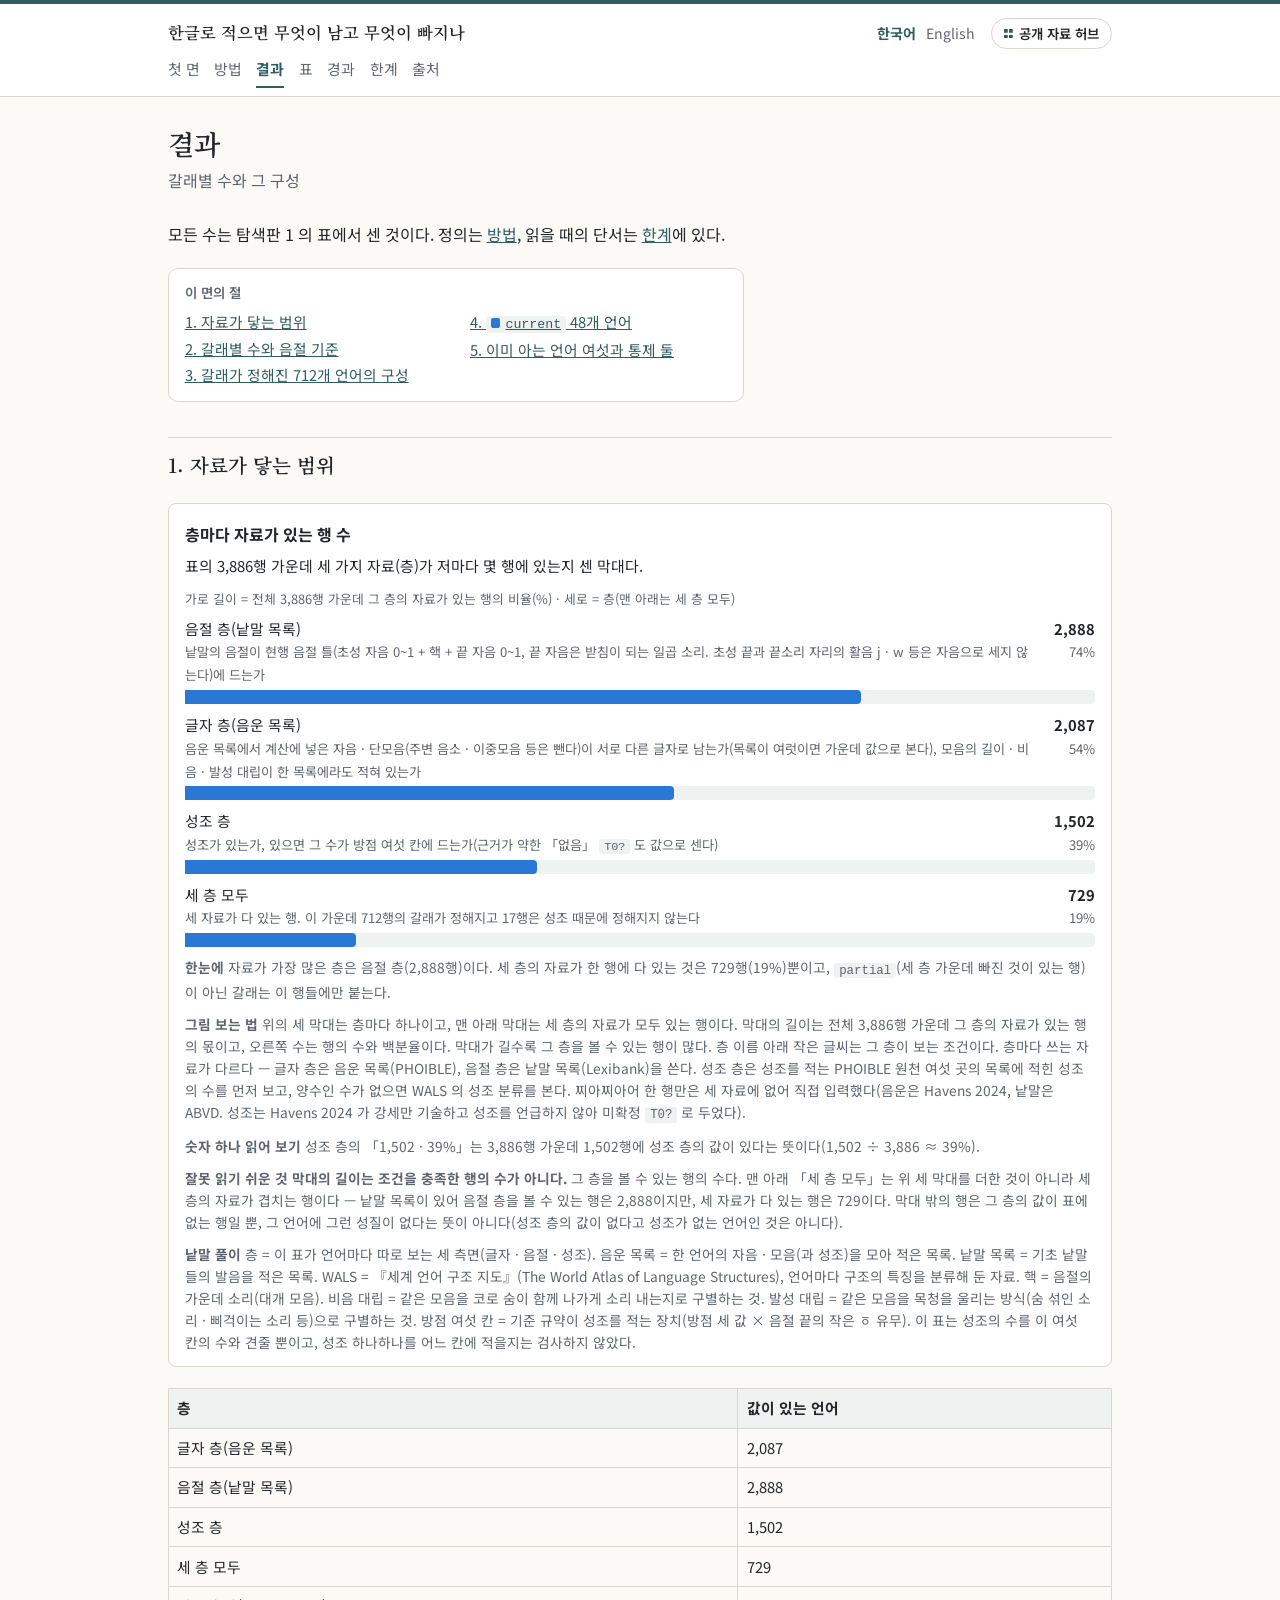
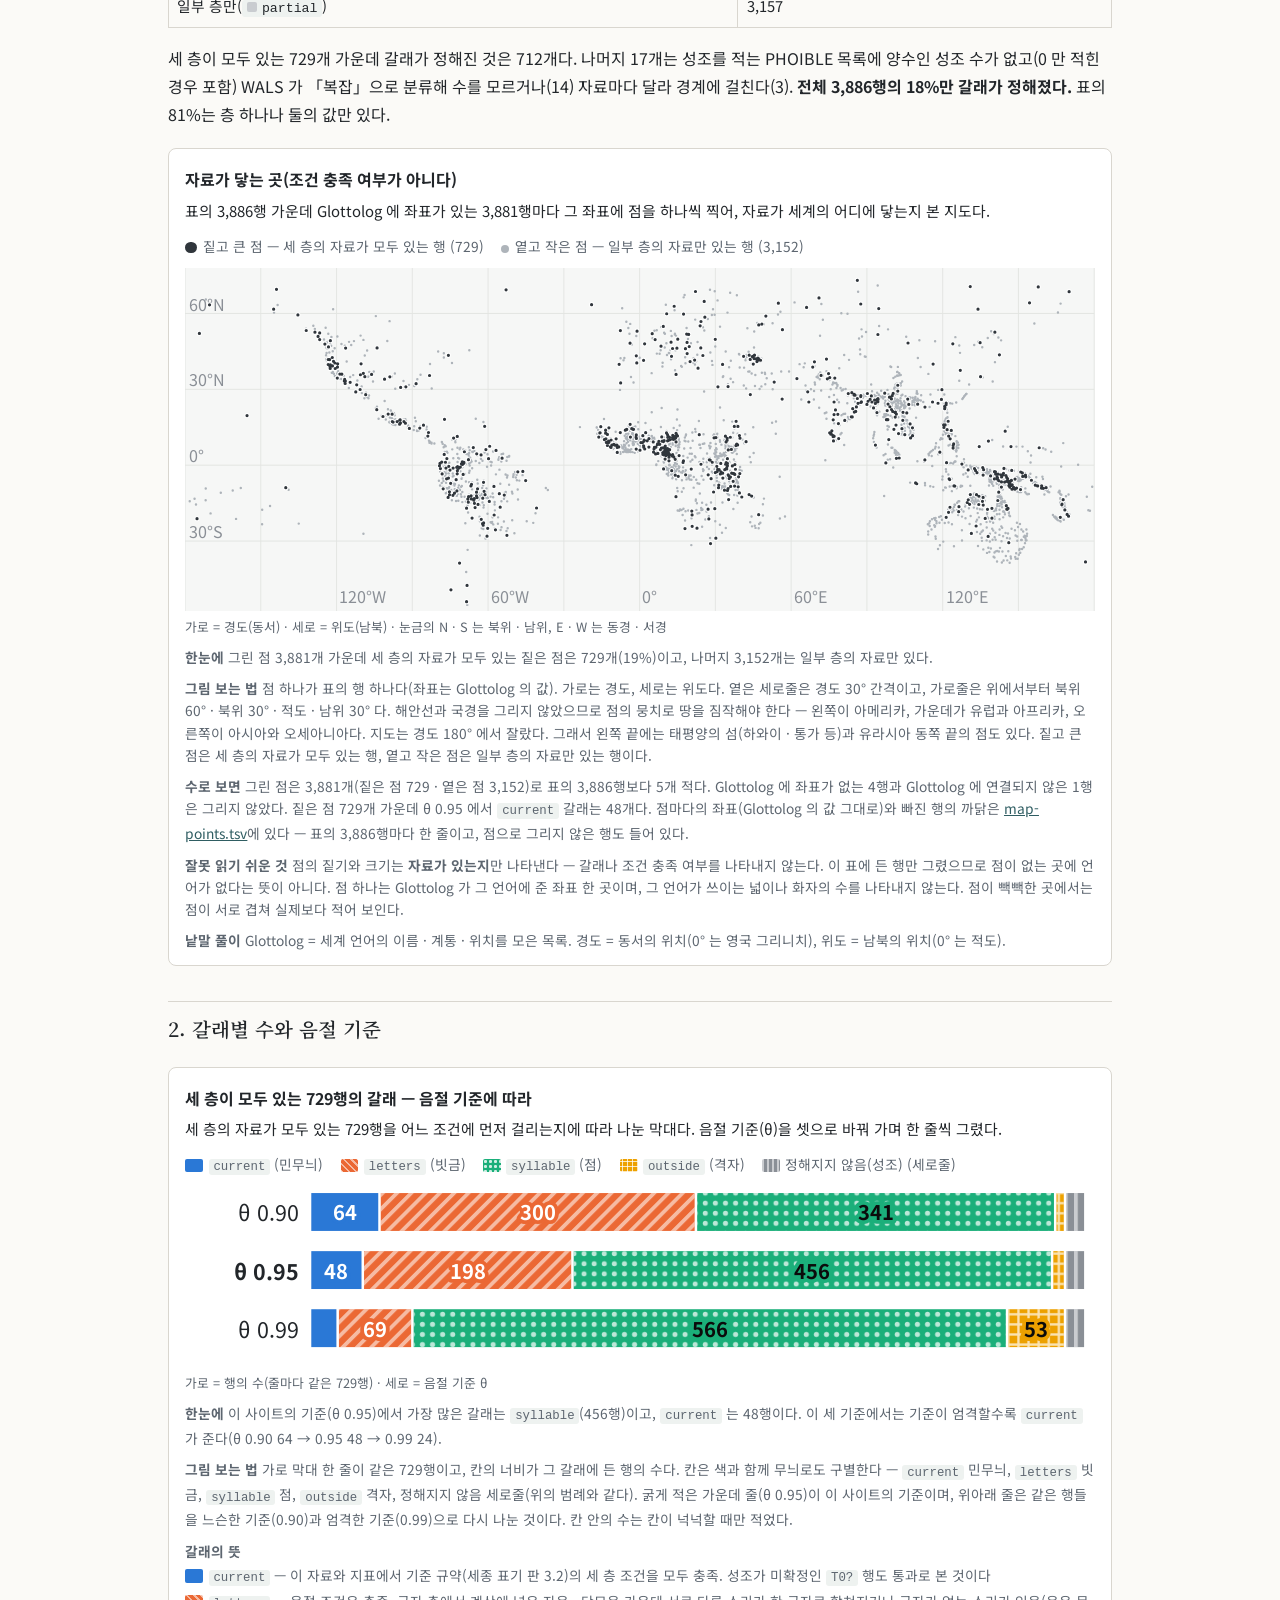
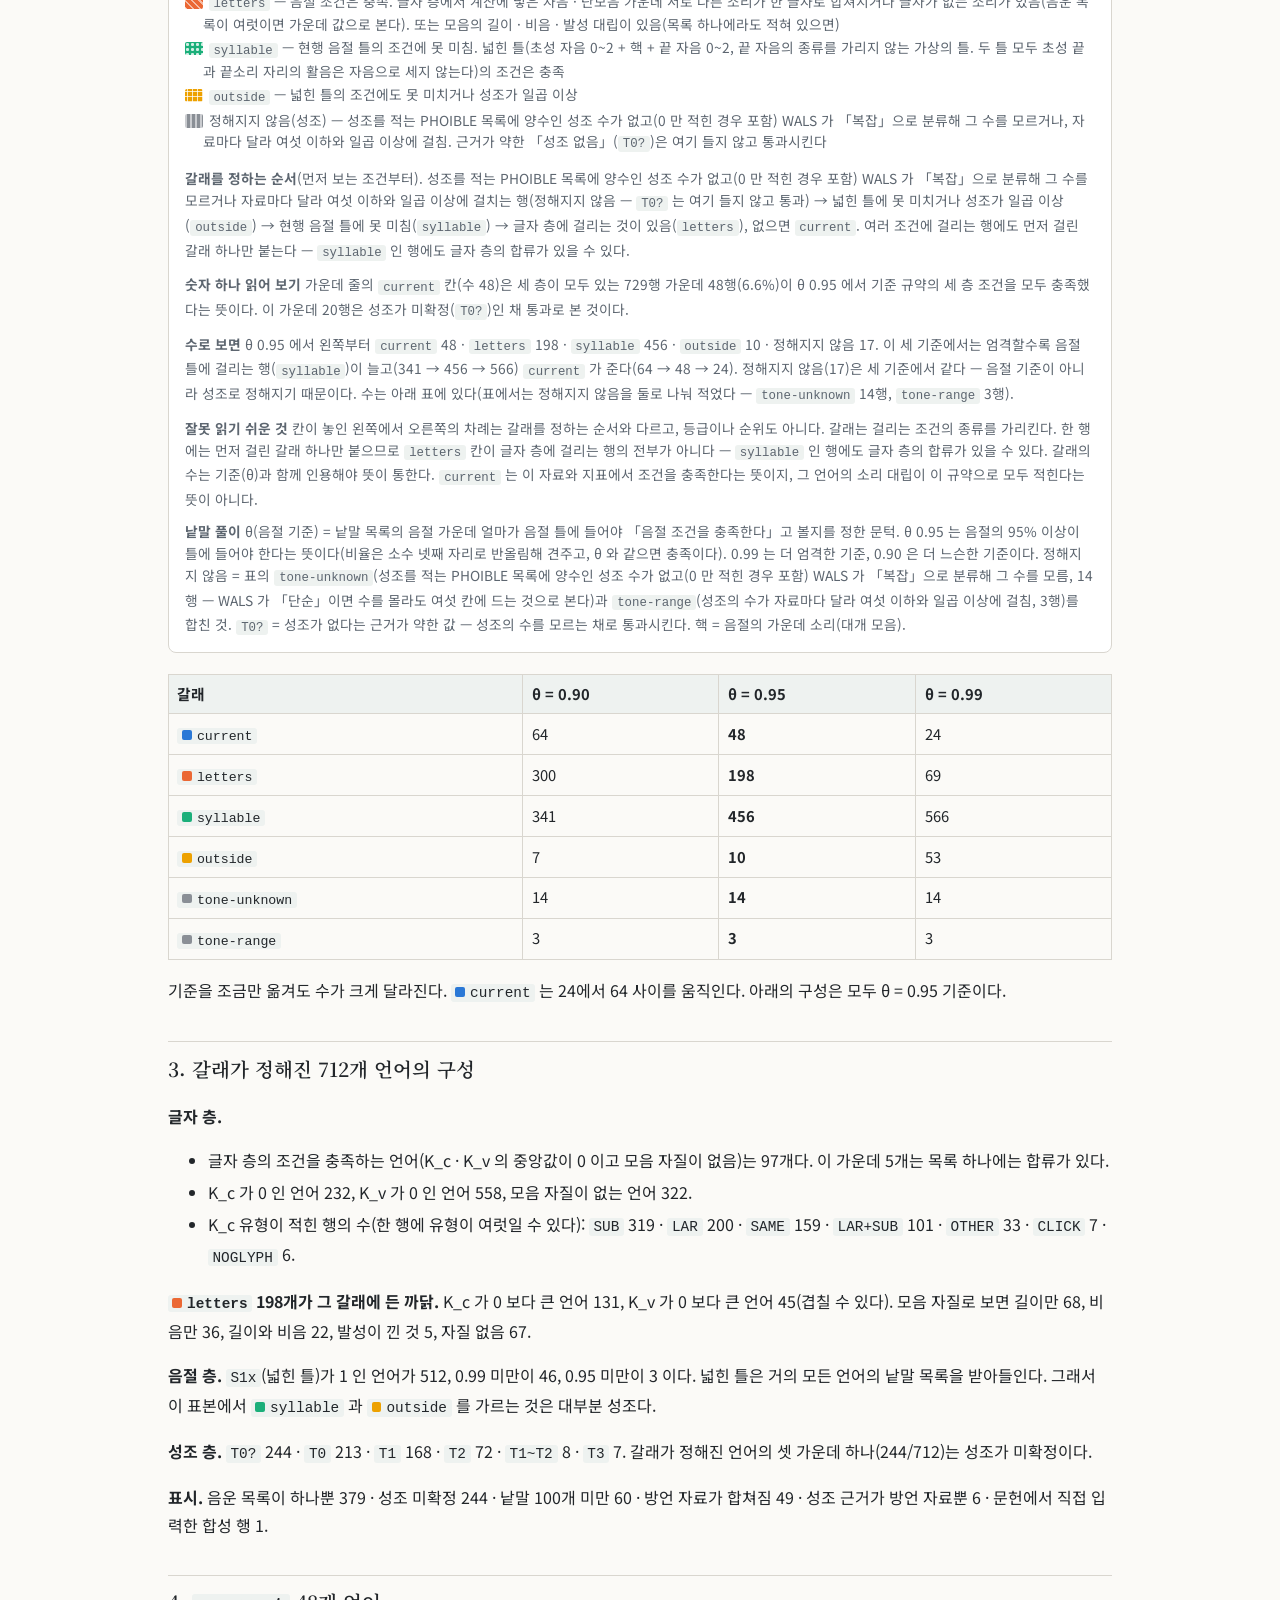
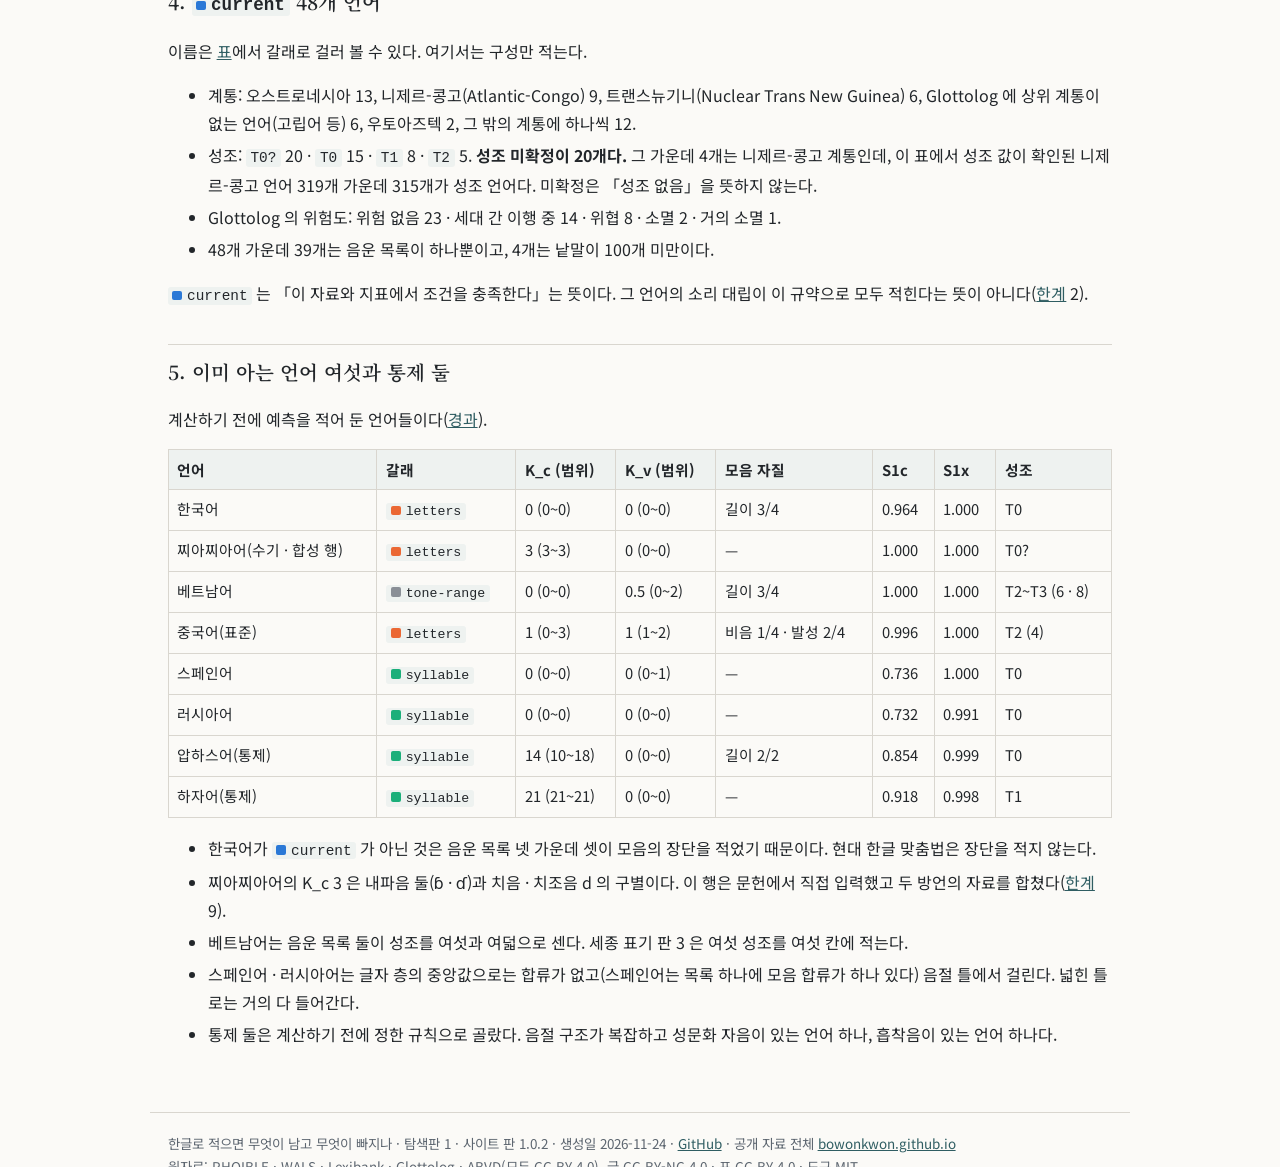
<file: docs/ko/results.html>
<!DOCTYPE html><html lang="ko"><head><meta charset="utf-8"><meta name="viewport" content="width=device-width,initial-scale=1"><title>결과 — 한글로 적으면 무엇이 남고 무엇이 빠지나</title><link rel="preconnect" href="https://fonts.googleapis.com"><link rel="preconnect" href="https://fonts.gstatic.com" crossorigin><link href="https://fonts.googleapis.com/css2?family=Noto+Sans+KR:wght@400;700&family=Noto+Serif+KR:wght@600&display=swap" rel="stylesheet"><link rel="stylesheet" href="../assets/style.css"></head><body class="p-results"><header><div class="top"><a class="site" href="index.html">한글로 적으면 무엇이 남고 무엇이 빠지나</a><span class="lang"><a href="../ko/results.html" class="on">한국어</a><a href="../en/results.html">English</a><a class="hub" href="https://bowonkwon.github.io/">공개 자료 허브</a></span></div><nav><a href="index.html">첫 면</a><a href="method.html">방법</a><a href="results.html" class="on">결과</a><a href="table.html">표</a><a href="record.html">경과</a><a href="limits.html">한계</a><a href="sources.html">출처</a></nav></header><main><h1>결과</h1><p class="sub">갈래별 수와 그 구성</p><p>모든 수는 탐색판 1 의 표에서 센 것이다. 정의는 <a href="method.html">방법</a>, 읽을 때의 단서는 <a href="limits.html">한계</a>에 있다.</p>
<nav class="toc" id="toc" aria-label="이 면의 절"><b>이 면의 절</b><ul><li><a href="#reach">1. 자료가 닿는 범위</a></li><li><a href="#counts">2. 갈래별 수와 음절 기준</a></li><li><a href="#composition">3. 갈래가 정해진 712개 언어의 구성</a></li><li><a href="#current-48">4. <code class="cat c-current">current</code> 48개 언어</a></li><li><a href="#known-languages">5. 이미 아는 언어 여섯과 통제 둘</a></li></ul></nav><h2 id="reach">1. 자료가 닿는 범위<a class="hx" href="#reach" aria-label="‘1. 자료가 닿는 범위’ 절로 바로 가는 링크">#</a></h2>
<div class="fig"><h3>층마다 자료가 있는 행 수</h3><p class="lead">표의 3,886행 가운데 세 가지 자료(층)가 저마다 몇 행에 있는지 센 막대다.</p><p class="axis">가로 길이 = 전체 3,886행 가운데 그 층의 자료가 있는 행의 비율(%) · 세로 = 층(맨 아래는 세 층 모두)</p><div class="mrow"><div class="mtop"><span>음절 층(낱말 목록)<small>낱말의 음절이 현행 음절 틀(초성 자음 0~1 + 핵 + 끝 자음 0~1, 끝 자음은 받침이 되는 일곱 소리. 초성 끝과 끝소리 자리의 활음 j · w 등은 자음으로 세지 않는다)에 드는가</small></span><span class="v">2,888<small>74%</small></span></div><div class="track"><div class="bar" style="width:74.32%" title="2,888 / 3,886"></div></div></div><div class="mrow"><div class="mtop"><span>글자 층(음운 목록)<small>음운 목록에서 계산에 넣은 자음 · 단모음(주변 음소 · 이중모음 등은 뺀다)이 서로 다른 글자로 남는가(목록이 여럿이면 가운데 값으로 본다), 모음의 길이 · 비음 · 발성 대립이 한 목록에라도 적혀 있는가</small></span><span class="v">2,087<small>54%</small></span></div><div class="track"><div class="bar" style="width:53.71%" title="2,087 / 3,886"></div></div></div><div class="mrow"><div class="mtop"><span>성조 층<small>성조가 있는가, 있으면 그 수가 방점 여섯 칸에 드는가(근거가 약한 「없음」 <code>T0?</code> 도 값으로 센다)</small></span><span class="v">1,502<small>39%</small></span></div><div class="track"><div class="bar" style="width:38.65%" title="1,502 / 3,886"></div></div></div><div class="mrow"><div class="mtop"><span>세 층 모두<small>세 자료가 다 있는 행. 이 가운데 712행의 갈래가 정해지고 17행은 성조 때문에 정해지지 않는다</small></span><span class="v">729<small>19%</small></span></div><div class="track"><div class="bar" style="width:18.76%" title="729 / 3,886"></div></div></div><p class="cap"><strong>한눈에</strong> 자료가 가장 많은 층은 음절 층(2,888행)이다. 세 층의 자료가 한 행에 다 있는 것은 729행(19%)뿐이고, <code>partial</code>(세 층 가운데 빠진 것이 있는 행)이 아닌 갈래는 이 행들에만 붙는다.</p><p class="cap"><strong>그림 보는 법</strong> 위의 세 막대는 층마다 하나이고, 맨 아래 막대는 세 층의 자료가 모두 있는 행이다. 막대의 길이는 전체 3,886행 가운데 그 층의 자료가 있는 행의 몫이고, 오른쪽 수는 행의 수와 백분율이다. 막대가 길수록 그 층을 볼 수 있는 행이 많다. 층 이름 아래 작은 글씨는 그 층이 보는 조건이다. 층마다 쓰는 자료가 다르다 — 글자 층은 음운 목록(PHOIBLE), 음절 층은 낱말 목록(Lexibank)을 쓴다. 성조 층은 성조를 적는 PHOIBLE 원천 여섯 곳의 목록에 적힌 성조의 수를 먼저 보고, 양수인 수가 없으면 WALS 의 성조 분류를 본다. 찌아찌아어 한 행만은 세 자료에 없어 직접 입력했다(음운은 Havens 2024, 낱말은 ABVD. 성조는 Havens 2024 가 강세만 기술하고 성조를 언급하지 않아 미확정 <code>T0?</code> 로 두었다).</p><p class="cap"><strong>숫자 하나 읽어 보기</strong> 성조 층의 「1,502 · 39%」는 3,886행 가운데 1,502행에 성조 층의 값이 있다는 뜻이다(1,502 ÷ 3,886 ≈ 39%).</p><p class="cap"><strong>잘못 읽기 쉬운 것</strong> <strong>막대의 길이는 조건을 충족한 행의 수가 아니다.</strong> 그 층을 볼 수 있는 행의 수다. 맨 아래 「세 층 모두」는 위 세 막대를 더한 것이 아니라 세 층의 자료가 겹치는 행이다 — 낱말 목록이 있어 음절 층을 볼 수 있는 행은 2,888이지만, 세 자료가 다 있는 행은 729이다. 막대 밖의 행은 그 층의 값이 표에 없는 행일 뿐, 그 언어에 그런 성질이 없다는 뜻이 아니다(성조 층의 값이 없다고 성조가 없는 언어인 것은 아니다).</p><p class="cap"><strong>낱말 풀이</strong> 층 = 이 표가 언어마다 따로 보는 세 측면(글자 · 음절 · 성조). 음운 목록 = 한 언어의 자음 · 모음(과 성조)을 모아 적은 목록. 낱말 목록 = 기초 낱말들의 발음을 적은 목록. WALS = 『세계 언어 구조 지도』(The World Atlas of Language Structures), 언어마다 구조의 특징을 분류해 둔 자료. 핵 = 음절의 가운데 소리(대개 모음). 비음 대립 = 같은 모음을 코로 숨이 함께 나가게 소리 내는지로 구별하는 것. 발성 대립 = 같은 모음을 목청을 울리는 방식(숨 섞인 소리 · 삐걱이는 소리 등)으로 구별하는 것. 방점 여섯 칸 = 기준 규약이 성조를 적는 장치(방점 세 값 × 음절 끝의 작은 ㆆ 유무). 이 표는 성조의 수를 이 여섯 칸의 수와 견줄 뿐이고, 성조 하나하나를 어느 칸에 적을지는 검사하지 않았다.</p></div>
<div class="tw"><table>
<thead>
<tr>
<th>층</th>
<th>값이 있는 언어</th>
</tr>
</thead>
<tbody>
<tr>
<td>글자 층(음운 목록)</td>
<td>2,087</td>
</tr>
<tr>
<td>음절 층(낱말 목록)</td>
<td>2,888</td>
</tr>
<tr>
<td>성조 층</td>
<td>1,502</td>
</tr>
<tr>
<td>세 층 모두</td>
<td>729</td>
</tr>
<tr>
<td>일부 층만(<code class="cat c-partial">partial</code>)</td>
<td>3,157</td>
</tr>
</tbody>
</table></div>
<p>세 층이 모두 있는 729개 가운데 갈래가 정해진 것은 712개다. 나머지 17개는 성조를 적는 PHOIBLE 목록에 양수인 성조 수가 없고(0 만 적힌 경우 포함) WALS 가 「복잡」으로 분류해 수를 모르거나(14) 자료마다 달라 경계에 걸친다(3). <strong>전체 3,886행의 18%만 갈래가 정해졌다.</strong> 표의 81%는 층 하나나 둘의 값만 있다.</p>
<div class="fig"><h3>자료가 닿는 곳(조건 충족 여부가 아니다)</h3><p class="lead">표의 3,886행 가운데 Glottolog 에 좌표가 있는 3,881행마다 그 좌표에 점을 하나씩 찍어, 자료가 세계의 어디에 닿는지 본 지도다.</p><div class="legend"><span><i class="sw dot" style="background:#30363c"></i>짙고 큰 점 — 세 층의 자료가 모두 있는 행 (729)</span><span><i class="sw dot sm" style="background:#aeb4ba"></i>옅고 작은 점 — 일부 층의 자료만 있는 행 (3,152)</span></div><svg class="map" viewBox="0 0 960 363" role="img" aria-label="자료가 닿는 곳(조건 충족 여부가 아니다)"><rect width="960" height="363" fill="#f6f7f6"/><g stroke="#e3e5e2" stroke-width="1"><line x1="0" y1="0" x2="0" y2="363"/><line x1="80" y1="0" x2="80" y2="363"/><line x1="160" y1="0" x2="160" y2="363"/><line x1="240" y1="0" x2="240" y2="363"/><line x1="320" y1="0" x2="320" y2="363"/><line x1="400" y1="0" x2="400" y2="363"/><line x1="480" y1="0" x2="480" y2="363"/><line x1="560" y1="0" x2="560" y2="363"/><line x1="640" y1="0" x2="640" y2="363"/><line x1="720" y1="0" x2="720" y2="363"/><line x1="800" y1="0" x2="800" y2="363"/><line x1="880" y1="0" x2="880" y2="363"/><line x1="960" y1="0" x2="960" y2="363"/><line x1="0" y1="48.0" x2="960" y2="48.0"/><line x1="0" y1="128.1" x2="960" y2="128.1"/><line x1="0" y1="208.2" x2="960" y2="208.2"/><line x1="0" y1="288.3" x2="960" y2="288.3"/></g><g class="lw" font-size="17" fill="#8a8f96"><text x="4" y="45.0">60°N</text><text x="4" y="125.1">30°N</text><text x="4" y="205.2">0°</text><text x="4" y="285.3">30°S</text><text x="163.0" y="354">120°W</text><text x="323.0" y="354">60°W</text><text x="483.0" y="354">0°</text><text x="643.0" y="354">60°E</text><text x="803.0" y="354">120°E</text></g><g class="ln" font-size="32" fill="#8a8f96"><text x="4" y="50">60°N</text><text x="4" y="125.1">30°N</text><text x="4" y="205.2">0°</text><text x="4" y="285.3">30°S</text><text x="163.0" y="349">120°W</text><text x="323.0" y="349">60°W</text><text x="483.0" y="349">0°</text><text x="643.0" y="349">60°E</text><text x="803.0" y="349">120°E</text></g><path d="M577.5 192.3h0M872 232.3h0M868.4 224.5h0M507.3 190.6h0M856.9 218.8h0M800.5 167.1h0M467.8 193.1h0M317.3 285.6h0M279.8 211.6h0M497.6 195.3h0M861.1 217.4h0M812.2 230.4h0M833.1 209.7h0M470.3 194.3h0M215.8 162.5h0M740.7 143.2h0M287.5 196.5h0M560.8 179.1h0M329.4 276.5h0M737.6 197.8h0M274 215.7h0M566.7 198.6h0M514.9 186.5h0M467.9 193.8h0M849.8 288.7h0M584.9 90.8h0M870.1 225.3h0M874.7 231.8h0M591.5 175.6h0M562 175h0M534.6 292.6h0M606.9 96.3h0M859.8 244.9h0M853.4 225.1h0M860.1 232.4h0M272.2 222.3h0M799.1 180.1h0M501.4 192.7h0M474.8 195.2h0M496 188.3h0M802.4 164.6h0M318.6 242h0M860.4 226h0M548.3 185.3h0M281 234.4h0M727.9 173.1h0M483.7 184.5h0M924.7 249.9h0M749.2 151.5h0M603.5 95h0M880.5 224.8h0M868.5 228.6h0M495.9 188.2h0M317.4 242.4h0M331.7 199.7h0M521.2 209.3h0M805.4 170.5h0M581.8 188.5h0M217.1 162.1h0M764.3 166.7h0M802.7 173.2h0M535.4 98.8h0M809.3 173h0M217.6 161.8h0M504 190.6h0M867.7 224.3h0M492.8 152.4h0M468.2 194.2h0M298.4 297.6h0M858.5 241.6h0M811.4 230.1h0M149.5 89.7h0M752 138.8h0M921.7 47h0M867.6 222h0M350.2 218.3h0M857.8 219.4h0M834.3 240.2h0M876.5 223h0M291.9 241.5h0M558.5 175.9h0M844.1 213.2h0M924 238.3h0M800.8 168.6h0M864.8 219.5h0M927.6 249.3h0M505.7 192.3h0M925.2 249.6h0M821.8 218.1h0M748 116.1h0M802.8 163.1h0M826.8 244.4h0M803.6 146.6h0M503.1 180.6h0M470.5 170.4h0M856.9 219.2h0M313.8 232.3h0M500.2 195h0M866.8 220.7h0M866.6 220.6h0M348.5 215.4h0M538.4 101.9h0M277.3 200.9h0M846.3 268.3h0M603.4 93.9h0M275.7 217h0M872.2 213.7h0M572.4 185.3h0M862.9 224.2h0M324.1 269.2h0M859.3 238.7h0M851.9 219.1h0M864.1 219.1h0M497.6 207.9h0M858 241.3h0M484.3 183.9h0M541.1 259.2h0M844.4 245.6h0M868.6 222.8h0M868.7 227.4h0M835.4 267.7h0M842.3 212.9h0M839.6 280.6h0M611.3 243.5h0M315.1 162.6h0M570.7 188h0M481.5 180.7h0M879.5 234h0M932.9 239.2h0M467.6 191.7h0M471.2 191.3h0M925.8 249.8h0M866.7 222h0M334 204.2h0M221.2 161.2h0M729.9 135.6h0M325.6 229.1h0M353 224.5h0M928.5 250.5h0M864.2 219.8h0M467.9 194.3h0M727.5 175.5h0M528.4 100.5h0M841.2 284.8h0M480 94.8h0M925.2 249.9h0M189.8 92.4h0M869.1 222.9h0M340 221.3h0M328.2 193.1h0M524.6 104.3h0M578.1 195.1h0M909.8 232.8h0M762.5 160.8h0M920.7 265h0M920.4 265.1h0M859.7 229.4h0M310 232h0M312.7 241.5h0M563.5 198.7h0M858.5 242.8h0M185.6 112.5h0M536.5 99.8h0M859 216.4h0M910.5 235.5h0M804.4 164.4h0M313.5 240.5h0M280.2 237.5h0M668.1 114.5h0M729.4 151.1h0M831.3 210.2h0M463.9 95h0M851 224.2h0M924 238.3h0M494.5 181.3h0M580.9 219.3h0M231.8 125.7h0M859.4 237.6h0M814.7 187.4h0M219.5 162.6h0M866.1 221.8h0M806.7 178.4h0M849.8 224.9h0M469.8 192.2h0M882.7 235.1h0M927.2 251.9h0M81.4 270.6h0M858.9 217.6h0M351.6 244.5h0M481.1 189.9h0M881.1 224.9h0M645.6 116.9h0M466 194.4h0M559.8 196.5h0M927.4 252.3h0M883.8 296.6h0M699.9 134.5h0M870.3 223.1h0M868.6 226h0M870.3 224.7h0M842.8 215.4h0M337.6 241.2h0M507.4 192.5h0M577.8 178.9h0M478.4 193.7h0M755.5 140.4h0M854.9 216.2h0M927.2 252.2h0M756.6 142.5h0M861 247.3h0M281.8 245.2h0M496.1 188.1h0M923.5 235.7h0M319.4 259.5h0M215.7 162.9h0M757.7 144.4h0M755.8 143.1h0M495.3 179.3h0M507.4 192.2h0M899.1 227.5h0M801.6 144.1h0M512.1 182.8h0M792.7 285.8h0M867.9 285h0M908.7 230.9h0M908.6 230.7h0M928.4 248.9h0M507.9 192.6h0M507 191.8h0M441.4 180.2h0M868.4 221.7h0M602.9 95h0M710.4 135.2h0M860.9 220.3h0M769.3 170.7h0M757.2 119.8h0M868.3 222h0M437.2 175.3h0M516.7 202.4h0M558.9 195.8h0M334.1 246.3h0M612.7 122.7h0M928.4 252.8h0M506.7 198.7h0M503.9 196.3h0M462.6 194.2h0M439.1 176.6h0M438.2 174.7h0M803.4 162.6h0M518.6 179.1h0M550.9 205h0M786.9 230.5h0M872.8 215h0M508.1 192.5h0M508 192.2h0M862.8 229.4h0M864.9 220.4h0M862.1 288.5h0M887.6 283.8h0M436.2 174.8h0M543.7 186.7h0M826.4 220.4h0M842.9 297.1h0M525.9 210.5h0M469.9 168.7h0M472.2 168h0M893.7 224.8h0M712.1 135.8h0M812.9 204.3h0M805.4 174.8h0M752.6 113.7h0M467.3 193.7h0M601.6 272.2h0M291.2 208.1h0M301.8 203.1h0M527.8 178.9h0M868.7 221.2h0M285.5 183.9h0M504.7 195.8h0M885.8 217.5h0M865.4 245.9h0M868.8 226.6h0M876.7 233.3h0M805 141.5h0M493.3 180.6h0M505.4 204.5h0M744.5 201.9h0M742 202.5h0M803.3 163.3h0M797.4 181.2h0M513.8 182.4h0M753 195.3h0M773.3 204.1h0M911.6 236.4h0M310.2 244.5h0M868.3 222.2h0M876.8 234.4h0M847 214.7h0M727.8 148.3h0M784.3 270.6h0M860 224.6h0M514.2 195.4h0M880.9 223.2h0M506.8 191.4h0M577.8 162.2h0M503.6 190.2h0M519.1 203.6h0M548.3 66.1h0M553.9 188.4h0M554.2 190.4h0M786.5 194.9h0M712.7 136.1h0M243.7 161.8h0M868.1 224.5h0M575.4 189.4h0M561.6 224.8h0M505.6 205.3h0M468.7 187.4h0M472.2 168.7h0M867.8 220.5h0M325.3 193.8h0M859.9 220h0M850.3 214.2h0M503.5 182.4h0M602.8 95.8h0M556.4 207.5h0M677.2 152.5h0M706.2 137.6h0M439.6 177.6h0M482.9 178.7h0M776.9 140h0M872.7 275.4h0M928.4 252.7h0M928.6 253h0M878.7 283.6h0M926 251.1h0M868.2 221.4h0M868.7 222.2h0M582.4 166.1h0M242.1 124.6h0M886.2 219.9h0M858.8 222.6h0M480.2 180.3h0M876.9 235.1h0M874.4 230.5h0M861 232.5h0M802.3 161.2h0M813 186.4h0M869.6 224.8h0M870.4 213.8h0M578.7 194.1h0M908.1 234.2h0M871.1 262h0M847.1 216h0M861.5 220.1h0M925 249.3h0M861.9 220.9h0M479 177.9h0M746.6 152.5h0M751.8 151.2h0M863.7 219.9h0M867.6 223.7h0M905.1 229.9h0M811.3 230.4h0M700.7 159.1h0M725.3 138.5h0M859.3 223h0M514.5 181h0M507 182.8h0M862.6 218h0M730.8 131.8h0M504.2 191.9h0M880.3 223h0M799.6 164.7h0M520.2 235.8h0M759.9 142.3h0M525.1 216.2h0M449.1 183.4h0M752 113.4h0M582.7 221.8h0M471.1 168.4h0M554.6 188.4h0M792.5 188.7h0M868.8 222.9h0M857.2 219.7h0M287.3 213.5h0M581 205.4h0M274.2 187h0M574.3 179.7h0M873.4 225.7h0M258.1 184.5h0M603.3 94.3h0M800.4 167.5h0M472.7 185.6h0M763.2 141.9h0M872.4 213.6h0M738.2 157.3h0M868.2 220.7h0M258.5 183.1h0M684.3 116h0M785.1 196.3h0M470.7 178.4h0M503.2 198.8h0M504.6 197.5h0M512.9 211.3h0M608.9 98.2h0M518.5 173.3h0M759.9 145.2h0M906.1 230.8h0M799.9 220.1h0M263.3 185.3h0M726.6 135.6h0M803.2 174.5h0M880.5 236.2h0M705.4 133.4h0M861.6 217.5h0M848.4 264.3h0M822.5 205.5h0M764.8 176.2h0M880.3 221.7h0M861 217.9h0M507.8 190.9h0M767.2 143.9h0M815 255.8h0M882.8 235.1h0M864.3 218.7h0M690.5 141.7h0M854.7 305.6h0M567.7 230.4h0M470.7 169.7h0M802.7 145.7h0M509.5 182.8h0M512.8 180.2h0M785.8 269.5h0M775.4 76.2h0M582.6 196.3h0M927.3 252h0M570.5 179.6h0M872.9 225.6h0M491.7 181.7h0M537.2 220.7h0M925.4 249.1h0M814.4 184.5h0M547.3 201.3h0M882.8 236.6h0M738.6 157.5h0M927.1 251.8h0M695 128.3h0M918.9 262.7h0M257.6 182.4h0M290.5 207.8h0M245 171.5h0M219.3 160.9h0M230.7 119.2h0M168.8 118.7h0M760.8 135.4h0M271.1 227.1h0M800.3 176h0M298.4 250.6h0M807.6 170.4h0M510.5 191h0M504.1 103.9h0M269.4 214.8h0M274.8 219.5h0M306.8 246.4h0M281.6 225.9h0M807.9 177.7h0M574.5 104.8h0M284.1 238.8h0M294.3 208h0M287.8 204.9h0M727.4 183.7h0M868.7 167.6h0M534.2 79.5h0M148.5 63.1h0M278.9 231.4h0M290.2 234.1h0M805 164.9h0M849.5 225.4h0M277.6 242.1h0M463.6 182.8h0M920.3 263.8h0M763.7 139.9h0M602.2 113h0M665.2 123h0M766.1 174.5h0M768 144.3h0M502.5 167.9h0M928.4 248.4h0M805 160.3h0M808 186.5h0M798.2 179.8h0M795.9 189.5h0M849.3 223.7h0M852.5 225h0M820.8 138.4h0M194.3 134.6h0M159.3 106.5h0M213.3 155.5h0M287.7 189.8h0M473.6 120.8h0M621.2 120.9h0M802.5 162.6h0M752.7 174.5h0M466.8 181.2h0M272.9 224.9h0M773.2 140.8h0M516 169h0M596 109.2h0M602.7 94.7h0M861.6 219.6h0M324.8 263.1h0M702.5 131.6h0M733.2 137.6h0M314.1 247.7h0M694.6 128.9h0M275.1 223.2h0M219.1 164.4h0M219.2 159.7h0M503.1 181.5h0M905.7 230.3h0M691.3 165.8h0M859.5 219.5h0M479.7 192h0M752.2 198h0M282.2 191.5h0M245.3 117.4h0M219.1 162.4h0M559.8 211h0M218.4 158.5h0M151.3 69.4h0M152 98.8h0M282 181h0M597.4 205.2h0M149.5 84.4h0M730.8 154.6h0M201.5 50.8h0M298.9 258.2h0M315.2 253h0M222.2 160h0M606.4 96.4h0M333.2 276.7h0M233.4 161.5h0M277.4 232.8h0M583.1 225.6h0M571 274.5h0M759.3 140.7h0M867 224.7h0M751.9 148h0M725.9 135h0M580.3 208.9h0M479.3 186.4h0M540.9 91.5h0M762.1 161h0M884.3 188.6h0M579 254.5h0M514.4 179.1h0M495.6 180.6h0M516.8 178.5h0M317.8 236.5h0M590.3 105.2h0M221.4 155.6h0M725.4 130.1h0M225.4 163h0M222 160h0M282.7 220.2h0M738.2 240.7h0M173.7 121.8h0M168.8 82h0M274.5 207.5h0M283.2 179h0M862.5 310.9h0M146.8 75.5h0M885.7 283.7h0M148.9 92.2h0M218.7 162.4h0M272 231.1h0M811.3 191.1h0M585.2 91.3h0M570.9 88.1h0M192.3 87.1h0M160.4 117.3h0M769.1 167.7h0M293.8 191.6h0M212 159.9h0M291.6 231h0M292.5 211h0M300 206.3h0M288.6 245.8h0M222 159.9h0M798.1 180.6h0M568.3 114.3h0M567.9 115h0M730.1 152.8h0M473.4 177h0M878 234.8h0M478.8 182.4h0M559.8 179.9h0M587.7 214h0M928 251.6h0M724.9 135.1h0M516.9 44.6h0M528.1 94.2h0M462.3 190.3h0M867.9 223h0M529 175.8h0M867.3 224h0M704.4 133.8h0M547.5 175.5h0M606.5 95h0M860.5 295.5h0M694.8 128.5h0M505.4 181.7h0M880 235.3h0M578.7 189.6h0M300.6 208.5h0M843.3 243.4h0M522.3 166.2h0M508.6 180.7h0M873.7 225.2h0M500 196h0M498.2 195.6h0M473.9 185.7h0M925.9 263.9h0M844.5 215h0M300 226.2h0M505.1 192.3h0M294.7 206.6h0M450.9 190.7h0M583.5 221h0M786.5 267.4h0M842 240.1h0M786.3 272.4h0M881.6 270.4h0M715.7 137.1h0M676.1 203h0M872.1 306.8h0M880.4 302.7h0M816 187.2h0M860.7 229.1h0M497 184h0M569.8 196.9h0M602.2 95.4h0M738.3 132.1h0M597.8 93h0M728.5 140.3h0M878.9 234.1h0M509.3 195.4h0M868.5 221.1h0M585.7 105.1h0M531.7 220.1h0M560.4 185.7h0M880.4 233.2h0M504.9 178.4h0M483.1 181.1h0M220.3 161.9h0M926.7 251.8h0M574.9 191.8h0M826.8 248.4h0M841.6 240.3h0M866.5 253.3h0M834.7 245.9h0M808.5 252h0M837.6 240.3h0M307.5 240.3h0M836.4 254h0M839.9 242.7h0M839.5 241.5h0M792 272.5h0M582.6 224.9h0M876.7 232.6h0M470.5 169.3h0M731.4 18.4h0M573.3 122.8h0M550.7 257.2h0M473.9 186.4h0M755.7 113h0M747.1 140.3h0M470.6 169.9h0M260.3 185.3h0M909.1 232.5h0M874.6 233.7h0M848.6 216.9h0M514.9 185h0M742.7 133.4h0M855.4 217.9h0M868.4 222.7h0M517.9 179.5h0M898.8 229.5h0M514.7 210.6h0M924.1 267.2h0M868.4 223.7h0M859.9 222.6h0M700 157.3h0M584.9 219.1h0M847.9 216.8h0M510.2 174h0M867.7 252.5h0M806.7 254.1h0M886.9 290.5h0M806.4 256h0M467.8 183.4h0M510.4 183.5h0M723.7 134h0M779.5 141.5h0M718.9 135h0M466.9 177.8h0M713.7 134.5h0M664.2 129.8h0M768.9 175.1h0M745.6 104.5h0M742.2 155.1h0M712.2 135.3h0M770.7 144.9h0M770.8 137.5h0M772.7 131.5h0M840.1 270.5h0M467.9 180.2h0M819.8 208h0M927.7 249.2h0M5 246.3h0M863.8 225.1h0M267.3 88.1h0M286.2 246h0M311 262.7h0M769.3 178.1h0M590.5 185h0M709.4 134.6h0M860.4 224.5h0M846.4 216.5h0M502.3 195.1h0M465.6 193.3h0M502.6 184.9h0M853.5 219.8h0M503.8 193.4h0M746.3 145.5h0M497.4 194.7h0M608.6 125h0M509.8 196.3h0M201.4 148.4h0M854.4 216.2h0M762.7 145.2h0M929.1 253.7h0M780.3 204.7h0M276.5 194.1h0M275.3 188.1h0M274.3 194.2h0M277.1 195.2h0M580.2 209.9h0M340.3 199.6h0M510.9 89.8h0M322.7 241.4h0M863.2 222.8h0M497 194.5h0M848.1 215.4h0M834.3 241h0M601 67.1h0M875.7 232.5h0M300 239.5h0M506.3 190.8h0M155 110.6h0M503 182.2h0M929.5 255.5h0M186.7 132.1h0M508.2 211.4h0M875.7 231.4h0M482.2 190.9h0M94 46.9h0M911.1 236.1h0M867.5 223.1h0M507.5 190.7h0M477.8 178.6h0M693 47.8h0M745.8 139.7h0M461.6 42.5h0M909 231.1h0M818.9 230.9h0M845 216.6h0M859.3 223.4h0M503.4 198.2h0M955.5 256.2h0M809.2 175.5h0M862.7 225.5h0M483.7 182.7h0M710.7 25.1h0M868 225.9h0M671.9 38.1h0M925.1 249.4h0M508.9 91.9h0M557.3 216.3h0M381 232.3h0M535.1 196.2h0M933.9 260.3h0M872.8 231.2h0M919.7 263.4h0M545.2 255.5h0M504.6 182.6h0M479.5 193.1h0M511.9 185.6h0M513.7 180.7h0M803.1 164h0M688.6 139.2h0M824.4 249.5h0M554.7 89.2h0M833.7 241.6h0M464.1 191.9h0M465.3 191.1h0M687.9 122.2h0M861.7 218.9h0M876.2 232.6h0M822.5 202h0M459.9 95.4h0M868.3 222h0M732.5 133.5h0M816.7 246.3h0M878.8 288h0M579.3 191.4h0M877.1 307.1h0M870.7 311.2h0M787.1 133.5h0M821.3 209.3h0M851.8 255h0M878.4 269h0M869.7 223.1h0M906.1 230.5h0M879.6 234.2h0M832.5 238.7h0M248.2 167.2h0M868.5 221.3h0M701.3 158.5h0M315.5 236.8h0M670.8 114.2h0M579.4 193.8h0M739.6 196.5h0M498.4 183.4h0M519 195.4h0M527.1 190.5h0M546.7 185.7h0M485.4 190.7h0M738.5 156.1h0M825.1 208.4h0M868.7 222h0M588.5 181.1h0M505.7 180.6h0M907.2 232.3h0M867.1 223.3h0M484.5 191.5h0M753.3 139.6h0M507 180.3h0M897.5 229.6h0M906.4 233.5h0M879.6 234.9h0M537 95.2h0M603.3 94.1h0M507.6 193.8h0M559.5 177.1h0M814.3 189.5h0M517.5 181.8h0M481.5 185.8h0M943 207.7h0M867.2 225.3h0M482.6 186.2h0M867.8 222.5h0M873.3 224.2h0M860.8 232.7h0M859.2 225.5h0M464.5 193.8h0M505.9 184.9h0M574.6 225.2h0M861 229.8h0M451.2 189.3h0M866.3 224.8h0M478.1 185.5h0M806.1 206.5h0M559.9 82.9h0M759.2 148h0M296 192.7h0M356.4 218.7h0M275.8 201.4h0M751.8 123.9h0M315.5 250.4h0M301.5 203.4h0M327.2 255.9h0M288.4 200.5h0M865.7 260.1h0M513.4 181.2h0M516.8 178.5h0M218.2 163.4h0M856.4 255.8h0M865.2 257.5h0M857.7 249.4h0M866.2 248.1h0M872.6 229.5h0M763.2 143.3h0M307.4 195.4h0M752.3 126.8h0M764.4 136.9h0M669.6 147.6h0M680.3 118.2h0M909.4 231.5h0M606.7 127.7h0M844.9 240.9h0M882 233h0M868.3 222.1h0M876.3 276.8h0M835.6 241.1h0M869 280.4h0M840.9 241h0M837.6 242h0M856.4 254h0M883.1 276h0M827.7 253.7h0M463.2 188.6h0M710.1 135h0M572.7 210.3h0M860.1 265.2h0M877 282.5h0M889.1 280.7h0M846.4 287.6h0M500 183.6h0M570.2 205.2h0M561.3 218.3h0M852.8 119.8h0M580.7 188h0M919.7 264.4h0M127.9 65h0M525.4 260.9h0M727.5 147.1h0M892.3 221.7h0M766.6 168.7h0M697 154h0M892.4 222.2h0M577.4 194.7h0M869.9 228.3h0M475.8 183.3h0M860.9 218.6h0M754.3 147.7h0M928.4 249.7h0M803.3 175.1h0M864.9 221.8h0M442.4 159.4h0M837.4 211.2h0M177.6 113.1h0M919.3 264.3h0M881.3 296.6h0M516.5 179h0M575.3 228.8h0M561.4 178.1h0M708.3 133.7h0M534.8 264.3h0M866.9 212.3h0M224.7 165h0M219.7 153.8h0M226.9 159.6h0M219.9 154.4h0M602.2 94.9h0M872.2 233.1h0M924.2 243.2h0M323.2 208.6h0M771.9 158h0M756.6 145.2h0M751.9 148h0M755.1 150.7h0M919.4 264h0M598.6 100.9h0M751.7 146.2h0M712.3 144.2h0M751.3 125.2h0M750.7 124.2h0M871.7 227.1h0M739 142.9h0M727 135.4h0M278.4 233.7h0M272.1 218.8h0M276.4 232.6h0M217.3 150.5h0M279.5 240.7h0M218.8 153.2h0M221 163h0M795.3 128.7h0M873.9 234.9h0M861.2 224.1h0M475.5 167.4h0M873.5 234.1h0M697.5 127.7h0M759.4 158.1h0M529.1 218.1h0M874.4 232h0M150.2 98.5h0M749 149.4h0M751.9 109.9h0M514 180.5h0M516.1 180.2h0M501.2 182.6h0M881.5 233.4h0M862.2 219.7h0M847.2 216.6h0M801.9 164.3h0M499.3 196.2h0M805 161.7h0M805.1 157.6h0M501 194.4h0M796 194.1h0M500.6 189h0M735.1 129.6h0M880.6 233.1h0M499.1 188.6h0M502.1 189.6h0M481.8 188.8h0M832.7 215.7h0M862.3 249.7h0M571.6 213.5h0M571.3 198.5h0M572.1 213.4h0M337.3 238.6h0M498.3 194.7h0M550.5 249.9h0M812.7 188.6h0M804.1 164.5h0M586.1 210h0M271 207.3h0M856.5 217h0M295.2 241.5h0M554.3 22.9h0M806 218h0M159.8 115.8h0M275 205.5h0M559.2 49.4h0M868.1 225.1h0M580.8 187h0M168 120.1h0M866.3 227.9h0M861.6 222.7h0M282.7 217h0M795.3 196.6h0M325.4 242.1h0M801.7 172.5h0M503.1 181.9h0M808.9 172.5h0M834.4 211.3h0M599 93.5h0M693.2 174.3h0M867.9 223.8h0M281.3 228.9h0M868.5 222.1h0M494.9 192.7h0M670.8 110.3h0M803 164.6h0M803.1 159.6h0M496.7 193.4h0M227.6 159.5h0M227.3 159.6h0M227.1 164.3h0M517.9 86.9h0M804.2 160.9h0M896.8 58.6h0M857.6 219.2h0M219.7 163.4h0M804.9 152.8h0M833.2 238.5h0M858.2 219.6h0M219.8 163.9h0M505.4 190.8h0M311.4 267.4h0M312.9 267.5h0M503.2 182.8h0M501.4 191.3h0M752.8 198.4h0M219.1 164.9h0M753 122.5h0M286.1 180h0M727.1 177.2h0M505.6 182h0M822 257.1h0M687.8 126.6h0M919.1 263.3h0M750.8 193.1h0M767.3 167.5h0M817.5 119.1h0M195.3 113.2h0M469.3 167.5h0M684.2 177.5h0M503.9 181h0M194.6 109.9h0M868.5 223h0M737.2 137.8h0M776.7 104.6h0M773.4 144.5h0M710.2 134.3h0M435.9 174.8h0M311.4 250.2h0M465.4 179.4h0M608.7 95.9h0M590 124h0M600 168.2h0M507.4 189h0M309.1 227.6h0M570 180.3h0M293.3 209.5h0M818.3 89.6h0M559.9 192.1h0M337.7 237.4h0M218.6 161.9h0M729.7 150.8h0M888.4 276.1h0M812.1 230h0M417 168h0M492.7 111h0M739.5 140.2h0M810.7 230.4h0M576.5 188.6h0M811.9 230.5h0M709.8 134.9h0M799.7 180.3h0M492.9 177.4h0M912.5 236.7h0M808.6 205.9h0M701.7 131.2h0M862.8 217.1h0M300.5 214h0M334.2 273.8h0M848.4 216.1h0M607.4 95.9h0M449.5 179.9h0M868.8 229.5h0M831 212h0M673.5 113.4h0M725.7 135.9h0M797.1 292.8h0M863.8 283.3h0M497.9 196.1h0M814.2 190h0M865.6 222.2h0M800.6 288.9h0M175.5 81.2h0M600.8 83.9h0M860.8 225.4h0M732.9 61.2h0M869.9 226.8h0M816.8 186.6h0M868.6 224.9h0M337.4 240.9h0M800.6 234.6h0M869.6 224.9h0M581.1 188.5h0M581.3 226.1h0M860.4 227.6h0M802.4 145.9h0M296.6 225.4h0M511.2 208.2h0M887.4 219.8h0M519.6 171.2h0M683.6 123h0M750 114.7h0M552 203.9h0M558.3 178.8h0M516.3 212.8h0M861 243.8h0M801.8 163.2h0M543 227.7h0M892.8 205.4h0M860.4 217h0M862 220.2h0M742.3 64.8h0M546.9 62.6h0M592.7 91.9h0M648.9 101.5h0M603.5 94.4h0M520.6 186.8h0M568.1 213.1h0M571.4 201.6h0M833.8 217.5h0M345.7 238.1h0M562.3 34.2h0M520.6 189.4h0M868 221.7h0M509 174.8h0M383.1 234.5h0M342.2 199h0M796.3 262.8h0M833.8 210.3h0M853.4 277.1h0M529.6 63.3h0M861.3 225.9h0M926.6 251.6h0M874 225.5h0M150.5 84.9h0M669.3 113.7h0M753.1 142.5h0M879.2 224.4h0M849.3 299.9h0M853.7 217.2h0M804.4 142.3h0M869.9 226.8h0M860 251.2h0M303.1 233.5h0M330.9 202.4h0M739.8 156.1h0M850.5 225.2h0M342.2 228.9h0M836.3 265.8h0M855.3 215h0M670.5 71.6h0M900.5 230.2h0M810.1 230.2h0M843 216.7h0M558.4 178.3h0M868 222.4h0M242 167.1h0M872.5 228.1h0M507.7 210.3h0M872.2 213.8h0M802.8 163.6h0M561.5 198.7h0M811.8 230.6h0M508 190.3h0M749.4 192.2h0M507.8 192.1h0M505.5 193.3h0M803.3 231.9h0M867.8 228.6h0M316.7 239.3h0M520.4 181.8h0M569.4 213.8h0M864.8 228.3h0M868.2 223.6h0M541.1 227.3h0M854.5 220.2h0M863.5 225.2h0M719.1 67.6h0M612.2 110.7h0M713.3 135.1h0M792 77.4h0M724.5 123h0M756.6 150.4h0M871.3 213.7h0M608.2 98.3h0M690.8 105.9h0M672 112.1h0M728 147.1h0M744.9 155.9h0M602.7 95.4h0M864.8 228.1h0M575.6 26.1h0M833.3 81.2h0M882.9 231.5h0M173 126.7h0M791.9 190.5h0M848.9 229.6h0M519.7 232.2h0M569.7 227.5h0M760.1 146.8h0M806.1 179.3h0M688.8 124.5h0M750.1 192.8h0M559.1 212.4h0M574 209.1h0M498.6 196.4h0M846.1 216.7h0M515.6 180.2h0M572.2 207.8h0M572 234.7h0M863.9 218.4h0M454.7 173h0M819.7 255.1h0M518.8 219.3h0M525.7 214.3h0M561.3 177h0M232.8 127h0M867.4 221h0M865.2 222h0M504.4 184.7h0M501.2 192.4h0M556.9 102.3h0M872.2 233.2h0M841.5 288.1h0M723.9 146.3h0M857.6 251.4h0M869.9 223.1h0M884.2 222.1h0M881.2 233.4h0M872.7 224.6h0M626.1 49h0M628.7 46.1h0M570.9 184.3h0M551.2 210.2h0M853.9 222.2h0M858.9 223.3h0M701.2 159.4h0M832.2 213.1h0M677.3 159.1h0M480.7 182h0M475.9 180.9h0M450.9 185h0M735 136.6h0M518.6 223.1h0M581 192.7h0M865.2 218.8h0M868 220.5h0M279.1 205.7h0M474.8 170.7h0M926.6 246.3h0M813.4 191.6h0M853.5 222.3h0M680.5 173.7h0M292 222.5h0M924.5 37.6h0M852.4 219h0M853.9 218.3h0M607.1 96.5h0M507.5 190.6h0M914.6 194h0M484.6 190.5h0M517.3 205.5h0M879 223.1h0M867.8 220.6h0M463.5 186.6h0M522 210.1h0M478.5 162.9h0M480.1 187h0M370.1 258.9h0M441.8 179.1h0M856.8 215.7h0M560 180.1h0M608.5 98.3h0M524.2 255.5h0M885.6 219.7h0M755.5 137.6h0M606.9 95.9h0M873.4 225.3h0M859.2 224h0M702.9 156.9h0M812.8 230.6h0M338.1 241h0M820.4 262.5h0M857.9 245.8h0M813.3 230.2h0M802.6 144.8h0M693.4 129.3h0M917.8 262.7h0M866.6 224h0M887.8 287.8h0M605.3 93.4h0M580.1 169.3h0M861.9 272.8h0M829 242.1h0M528 266.7h0M871.7 231.3h0M857 226.8h0M821.5 137.2h0M862.7 252.7h0M513.4 218.1h0M296 269.6h0M521.3 186.9h0M497 185.5h0M809.7 235.6h0M572.3 204.6h0M451.7 182.9h0M837.7 77.9h0M793.4 267.5h0M722.6 134.7h0M332.9 227.7h0M479 178.9h0M899.9 229.7h0M173.2 78h0M855.9 254.8h0M581 227.5h0M861.8 241.5h0M862.8 274.3h0M703.3 157.8h0M435.3 174.9h0M309.3 239.6h0M759.8 169h0M516.4 196.6h0M571.3 182.8h0M553.2 212.3h0M521.9 256.3h0M931.8 260.5h0M531.3 256h0M511.2 191.4h0M908.8 231.6h0M868.3 223h0M582.5 225.6h0M529.5 223.2h0M817.5 246.2h0M860.4 219.1h0M510.1 182.8h0M864.3 222.9h0M489.6 177.2h0M863.6 220.7h0M707.8 132.7h0M519.7 219.5h0M887.1 220.1h0M505.6 180.2h0M926.5 252h0M759.4 147.2h0M686.8 117.1h0M556.4 98.2h0M903.9 229.6h0M465.6 192.5h0M926.5 246.4h0M871.3 232h0M482.2 185.1h0M685.3 164h0M568.4 233.5h0M268.1 224.7h0M503.4 179.6h0M928.5 252.5h0M731.4 143.7h0M810.8 231h0M878.2 223.9h0M863.9 247.1h0M442.4 179.2h0M762.7 145.3h0M568.1 197.4h0M568.1 202.5h0M749.3 195.1h0M753.2 157.5h0M829.1 241.3h0M807.4 230.8h0M851.8 252.4h0M926.4 251.4h0M757.5 133.8h0M742.8 138.5h0M513.2 96.3h0M318.9 241.8h0M909 230.9h0M763.5 167.4h0M765.4 169.2h0M893.7 224.6h0M750.7 143.8h0M591.8 97.4h0M224.2 162h0M299 248.3h0M509.8 183.4h0M501.3 192.1h0M926.2 244.2h0M926.2 244.3h0M872.6 213.4h0M481.4 188.6h0M452.3 184.2h0M928.5 255.2h0M522.2 183.7h0M863.7 221.5h0M926.5 244.9h0M868.8 223.4h0M246.7 171.7h0M245 172h0M561.8 202.3h0M547.6 213.4h0M907.8 233.7h0M322.9 268.7h0M858.6 242.3h0M555.4 247.5h0M716.2 135.9h0M558.1 204.7h0M926.8 252.1h0M820.5 230.1h0M928.9 252.9h0M729.4 141h0M451.9 191h0M453.4 189.7h0M520 149.5h0M473.2 187h0M501.1 90.5h0M886.9 216.7h0M502.3 185.4h0M871.2 214h0M154.6 72.8h0M714.4 135.4h0M508.8 190.8h0M746.9 142.9h0M803.7 161.2h0M926.7 251.4h0M750.1 140.9h0M726 135.1h0M598.3 111.5h0M926.4 251.3h0M772.7 143.9h0M557.5 43.6h0M538.7 54.5h0M750.3 132.6h0M481.1 189.7h0M572.6 207.9h0M559.7 199.3h0M504.3 100.1h0M750.1 140.1h0M514.8 185.9h0M908.4 234.2h0M928 251.5h0M509.5 183.1h0M925.8 249.1h0M882.4 224.1h0M924.4 243.8h0M872.9 214.6h0M703.7 130.7h0M517.2 70.3h0M765 165.7h0M854.7 300.5h0M857.6 298.8h0M803.5 161.9h0M149.3 83.3h0M841.1 278.4h0M222.1 165.9h0M546 255.4h0M539.8 223.5h0M802.8 161.8h0M539.3 245.7h0M562.3 200.1h0M580.1 226.5h0M315 275.5h0M527.5 28.6h0M509.7 217.2h0M560.7 179.3h0M543.6 238h0M897.5 230h0M765.8 136.6h0M153.3 79h0M877.7 223h0M539.4 244.3h0M555 188.6h0M540.5 248.3h0M473.1 175h0M722.8 140.5h0M766.2 177.4h0M761.9 145.3h0M596.3 199.6h0M535.7 202.5h0M569.4 182h0M535.7 173.8h0M290 191.3h0M327 275h0M286.7 240.6h0M292.8 236.6h0M319.4 196.7h0M293.1 208.6h0M502.2 184.1h0M885.2 217.1h0M517.6 179.1h0M564.9 198.5h0M828.3 245.4h0M926.1 250.9h0M928.3 248.5h0M516.8 179h0M707.6 141.2h0M801.2 167.6h0M219.9 162.1h0M509.4 183.4h0M800.5 168.3h0M878 235.5h0M812 189.7h0M598.7 272.8h0M517.5 206.5h0M866.9 220.2h0M928.6 252.9h0M878.7 235.9h0M300 195.4h0M876.6 232.8h0M878.1 234.1h0M520.1 178.4h0M799.6 223.3h0M147.7 79.2h0M583.2 240.1h0M583.5 247.8h0M509.7 183.2h0M308.7 197.6h0M308.5 239.9h0M812.9 204.2h0M907 233.9h0M872.2 224h0M871 223.6h0M866.8 219.8h0M868.3 220.9h0M284.3 179h0M761.4 160.4h0M875.9 223.2h0M868.7 222.9h0M300.2 86.8h0M254 179.5h0M926.7 252.4h0M784.7 278.2h0M519.6 174.7h0M568.9 232.7h0M505.8 198.4h0M885.9 220.8h0M749.9 156.7h0M925.9 250.8h0M465.9 174.9h0M814.8 183h0M319.7 242.9h0M517.3 182.5h0M235.4 168.7h0M478 180.5h0M817.5 81.9h0M437.5 173.9h0M572.6 235.9h0M855 223.4h0M302.6 204.2h0M856.1 216.2h0M754.4 148.5h0M836 247.7h0M834.6 240.9h0M810.1 258h0M552.2 201.4h0M508.5 172h0M120.1 269.9h0M881.8 223.9h0M438 175.5h0M748.9 149.3h0M643.6 36.3h0M816.5 190.1h0M738.5 157h0M468.1 63.4h0M454.8 185.3h0M768.1 141.4h0M600.4 242.4h0M873.8 225.8h0M323.8 205h0M300.6 192.3h0M308.3 195.6h0M731.3 140.3h0M839.6 247.7h0M926.2 251.1h0M300 216.2h0M833.6 238h0M866.4 279.7h0M514.7 180.1h0M693.1 155.4h0M730.9 143.4h0M828.2 246h0M827.3 246.6h0M827.3 245.2h0M928.2 248.1h0M875.5 234.7h0M182 118.7h0M574.9 205.1h0M900.7 230.6h0M927.3 184.9h0M826.2 245.6h0M791 264.1h0M809.8 270.5h0M746.2 141.6h0M680.2 136.1h0M521.3 181.3h0M809.7 175.6h0M291.2 238.8h0M596.8 268.4h0M927.5 252.3h0M573.3 239h0M868.3 221.9h0M813.8 187.6h0M292.8 219.8h0M318.3 232.7h0M868.7 221.3h0M867.7 220.3h0M867.4 220.5h0M868.2 222.1h0M528.8 176.8h0M484.8 188h0M854.2 256.5h0M829.1 211.5h0M255.1 170.5h0M854.6 262.7h0M554.2 200.7h0M189.4 137.6h0M619.5 111.5h0M212.9 155.5h0M547 205.3h0M522.7 255.1h0M526.4 232.6h0M516.3 214.3h0M863.4 247h0M859.9 259.7h0M521.4 179.1h0M522 186.2h0M517.2 180.3h0M503.5 190.7h0M518.1 209.5h0M859.4 242.6h0M554.7 205.2h0M519.4 207h0M521.4 211.5h0M540 255.4h0M874.8 223.3h0M518.1 188h0M577.4 230.1h0M507.3 190.7h0M339.4 277.6h0M508.3 194.6h0M575 190.5h0M539.7 98.4h0M337.3 241.7h0M619.9 163.4h0M870.9 230.2h0M928.7 255.4h0M507.6 192.9h0M883.7 222.8h0M869.5 227.3h0M884.1 221.5h0M925.1 249h0M863.4 233.8h0M928.1 246.8h0M198.5 119.8h0M872.4 225.7h0M521.9 183.4h0M506.3 192.5h0M685.2 134.2h0M509.2 190.6h0M867.4 220h0M213.6 77h0M204.4 159.2h0M494.2 70.3h0M508.3 79.4h0M887.4 285.7h0M850.5 219h0M873.9 225.1h0M727.9 134.1h0M747.8 210.6h0M881.3 233.8h0M864 228.5h0M516.9 180.5h0M869.7 222.9h0M591.7 94.7h0M510.1 183.5h0M754.1 111.2h0M885.3 219.7h0M285 212.3h0M852.1 255.5h0M752.1 194.8h0M463 97.3h0M823.7 251.9h0M504.9 183.6h0M732.5 135h0M887.2 236.7h0M255.2 167.7h0M852.3 275.3h0M546.9 212.4h0M219 161.9h0M814.3 142.1h0M505.9 179h0M749.8 158.7h0M507.3 191h0M269.3 229.6h0M867.9 220.5h0M174.4 115.1h0M830.7 210.8h0M873.1 213.6h0M906.1 190.4h0M742.2 186.4h0M593.8 63.6h0M152.4 89.3h0M881.6 233.7h0M854.8 217.3h0M470.2 169.8h0M761.1 145.6h0M712.7 86h0M811 206.5h0M741.7 166.8h0M517.9 184.7h0M532.9 196h0M895.4 227h0M161.7 108.9h0M509.9 183h0M831.9 211h0M834.3 215.8h0M866.6 220.4h0M803.7 215h0M863.7 228.6h0M633.5 262.3h0M842.5 215.9h0M560.1 193.5h0M925 249.2h0M889.9 193.5h0M560.9 194.5h0M868.3 221.4h0M835.1 212.5h0M927.2 245.1h0M873.1 234h0M877.8 223.4h0M873 232.4h0M863.5 228.1h0M731.6 142.9h0M860 240.7h0M521.4 199h0M519.6 199.8h0M572.6 237.9h0M926 250.6h0M531.8 222.1h0M835.1 210.2h0M730.7 155.6h0M520.1 176.2h0M861.3 228.3h0M832.9 253h0M702.3 159.4h0M878.6 220.7h0M861.2 217.7h0M770.5 142h0M873.2 234h0M828.4 244h0M867.5 253.7h0M866.8 221.1h0M731.7 154h0M518.6 181.9h0M560 196.9h0M506.4 193h0M507.4 190.6h0M871.3 225.4h0M868.1 222.2h0M276.2 223.5h0M669.2 112.3h0M760.5 152.8h0M864.4 218.5h0M570.6 190.3h0M576.3 193h0M870.8 285.5h0M868.3 221.6h0M867.8 220.7h0M867.2 222.5h0M521.1 182h0M156.1 109.8h0M874.7 223.7h0M752.5 128.6h0M887.3 232.7h0M596.6 241.1h0M464.1 187.2h0M583.7 234.2h0M580.3 208.5h0M729.9 140.2h0M895 225.4h0M871.9 225.3h0M303.2 211.5h0M473.3 186.8h0M729.2 140.8h0M748.8 134.2h0M592.5 127.2h0M838.2 240.4h0M882.4 223.1h0M871.4 225.3h0M854.7 222.1h0M868.4 221.8h0M507.3 190.5h0M853 219.6h0M883.6 216h0M872.5 213.9h0M440.5 178.7h0M929.5 253.3h0M858.1 218.5h0M751.7 131.9h0M574.4 206.1h0M830 246.3h0M471.9 169.5h0M922.7 236.9h0M870.6 223.7h0M287.1 240.5h0M276.3 208.4h0M925.5 249.6h0M568.9 195.4h0M704.6 131.4h0M853.8 304.9h0M846.8 300.8h0M926.4 251.8h0M927 252.1h0M236.5 123.4h0M483.3 180.1h0M926.7 252.1h0M922.4 236.7h0M22 33.3h0M875.2 214.1h0M925.1 209.6h0M924.8 249.1h0M926.8 252.2h0M481.6 189.1h0M480.1 185.6h0M508.1 190.8h0M518.1 186.6h0M554.6 204.1h0M514.1 210.4h0M507.7 194.5h0M515.7 214.7h0M507.3 196h0M583.9 228.3h0M502.7 191.7h0M553.5 187.6h0M526.3 254.2h0M516.6 212.6h0M434.7 168.4h0M334.3 196.7h0M523.8 103.5h0M811.2 230.3h0M307 159.2h0M851.2 66.8h0M891.2 220.4h0M871.6 225.2h0M921.5 266h0M919.5 263.4h0M866.4 221.7h0M927.9 265.7h0M925.9 250.8h0M820.3 276.9h0M260.3 184.6h0M850.9 296.1h0M811.9 293.7h0M802.6 231.7h0M727.5 146h0M837.2 245.5h0M839.2 246.7h0M849.9 280.7h0M521.1 185.3h0M509.9 176.1h0M839.1 242.5h0M883.5 287.1h0M481.9 180.8h0M520.2 256h0M839.3 254.7h0M792.5 264h0M824.1 264.3h0M798.1 262.1h0M580.1 216.1h0M857.3 260.1h0M530.7 200.2h0M765 166.5h0M514.5 179.9h0M507 193.3h0M581.3 234.3h0M560.6 204.7h0M858.4 242.2h0M533.7 204.3h0M517.7 205.8h0M507.1 193h0M507.3 193.2h0M579.8 239.6h0M506.2 192.1h0M508.7 217.4h0M580.5 223.7h0M532 219.1h0M805.9 254.9h0M762.5 160.9h0M859.9 281.8h0M572.3 213.1h0M506.4 193.5h0M784.7 281.4h0M301.4 205.4h0M788.7 265.3h0M527.5 182.3h0M510.2 190.3h0M491.2 182.4h0M802.2 269.2h0M571.5 220.2h0M808.6 254.6h0M888.4 238.2h0M857.5 219.8h0M859.3 217.5h0M159 106.6h0M135.5 60.9h0M927.4 252h0M926.6 251.4h0M11.6 249.8h0M27 259.1h0M506.1 193.9h0M480.9 189h0M546 247.8h0M564.9 147.3h0M868.6 221.7h0M734.4 135.7h0M595.1 88.4h0M924.3 248h0M281.5 239h0M286.7 211.5h0M508.2 191.2h0M764.5 136.9h0M198.4 111h0M502.9 62.3h0M513 66.4h0M594.7 109.4h0M670.2 117.4h0M666.9 115h0M714.8 72.3h0M697 159.7h0M753.2 143h0M755.2 122h0M750.1 131.7h0M745.7 136.3h0M732.2 137.6h0M772.7 130h0M771.2 136.1h0M747.2 157.9h0M756.5 165.4h0M768.4 137.1h0M765.6 137.9h0M859.4 299.4h0M877.6 301.2h0M452.2 184.9h0M516.4 181.7h0M538.3 198.7h0M520.7 192.3h0M472 178.7h0M472 175.8h0M467 178.5h0M553.1 262.2h0M458.3 194.4h0M564.9 183.4h0M468.1 175h0M822.2 210.5h0M929 255.1h0M928.4 251.4h0M931.5 259.9h0M802.1 162.5h0M610.2 261.4h0M849.1 221.3h0M869.2 225.6h0M825.2 132.9h0M127.8 64h0M193.7 137.6h0M151.4 103.8h0M158.4 105.6h0M322.7 268.4h0M273.1 189.2h0M296.6 246.6h0M273.6 232.1h0M277.8 238.1h0M214.3 149.2h0M219.1 161.5h0M576.1 117h0M926 250.7h0M773.5 140.9h0M524.6 236.3h0M481.6 183.5h0M528.7 213.5h0M706.1 132.1h0M511.2 184.4h0M831.6 241.4h0M558.4 176.6h0M571.3 233.2h0M539.1 172.8h0M859.3 220h0M781.3 226.9h0M837.5 217.4h0M865.8 224.5h0M853.4 230h0M874.4 233.4h0M853.8 215.1h0M292.3 230.1h0M566.4 186.5h0M848.2 295.4h0M289.4 201.1h0M871.7 225.3h0M905.3 220.4h0M892.6 217.3h0M893.3 197.9h0M284 227.8h0M768.2 140.3h0M872.8 228.3h0M926.9 246.2h0M924.5 267.6h0M743.3 135.4h0M831 248h0M290.8 214.5h0M743.7 136.8h0M461.7 189.8h0M764.1 167.9h0M570.1 234.1h0M916.4 260.8h0M799.2 265.9h0M566.2 232.5h0M508.9 183.7h0M567.5 247.7h0M570 198.9h0M572.4 221.9h0M869.9 258.6h0M758.2 168.5h0M811.6 256.1h0M567.7 233.4h0M871 213.8h0M729.8 135.4h0M570.4 205.8h0M509.5 188.8h0M563.6 205.6h0M807.6 253.3h0M795.1 296.6h0M533.9 219.1h0M515.6 181.3h0M472.5 194.4h0M158.2 114h0M847.8 215.9h0M500.9 195.8h0M498.2 90.4h0M219.3 162.4h0M856.9 218.4h0M860 225.8h0M757.6 156.5h0M336.7 267.7h0M496.9 195.5h0M868.6 222.5h0M819.2 229.8h0M823 135.1h0M496.4 188.1h0M578.7 120.5h0M733.1 151.7h0M784.9 111.8h0M476.5 71.9h0M498.1 65.8h0M506.7 69.4h0M458.7 66.7h0M842.1 115.6h0M507.7 38.9h0M564.9 61.9h0M505.9 68.4h0M718.7 93.8h0M496.1 189.5h0M565.1 195.8h0M295.6 217.6h0M547.1 214.4h0M875 232.3h0M726.6 179.7h0M860.7 225h0M873.5 224.7h0M905.9 222.8h0M868.7 229.2h0M186.5 125h0M570.3 185.6h0M286.7 215.8h0M928.6 251.5h0M585.6 213h0M664.9 121h0M847.6 73.9h0M910.7 234.2h0M861.7 76.4h0M867.6 229h0M813.4 73h0M921.3 265.9h0M309.3 236.8h0M853 215.6h0M516.3 208.2h0M561.5 178.5h0M567.1 197.1h0M801.7 133.6h0M857.9 220.1h0M881.8 236.3h0M764.4 167h0M928.6 252.2h0M275.4 237.9h0M305.2 240.2h0M539 199.8h0M620.5 128h0M760.4 147.3h0M920.4 264.5h0M729.6 144h0M330.4 270h0M860.6 248.5h0M874 213.7h0M162.5 113.3h0M699.3 142.7h0M342.3 198.5h0M871.8 304.5h0M867.3 220.9h0M434.8 168.5h0M803.4 212.5h0M867.4 220.7h0M803.5 158.9h0M521.7 189.2h0M338.7 236.4h0M773.6 138.1h0M868.7 222.1h0M681.8 128h0M289.2 229.5h0M280 227.3h0M796.6 269h0M740.3 154.2h0M220.7 153.3h0M437.8 176.4h0M858.7 220.1h0M801.5 143.3h0M745 147.2h0M867.8 221.6h0M338.5 218.1h0M346.5 220.6h0M349.3 221.3h0M288.4 179.3h0M703.9 157.3h0M857.8 225.5h0M326.9 247.1h0M517.6 178.8h0M629.5 109.3h0M886.6 218.2h0M684.3 120.9h0M308.6 223.6h0M311.5 242.5h0M866.9 226.6h0M221.6 111.3h0M866.3 221.4h0M760.1 171.9h0M741.1 143.6h0M882.8 223.1h0M303.8 194.2h0M316.3 194.9h0M469.3 169.8h0M703.1 156.6h0M221.3 162.6h0M58.9 232.4h0M773.8 95h0M892.2 222.4h0M532.9 223.3h0M758 145h0M752.6 145.6h0M732.7 137.5h0M757.6 154.9h0M759.2 160.8h0M755.7 146.7h0M924.6 248.2h0M297.1 196.5h0M299.3 196.4h0M281.1 236.1h0M199.3 109.2h0M502.2 86.8h0M919.8 263.7h0M923.3 235.3h0M191.1 131.7h0M563.8 226.4h0M864.4 221.9h0M908.6 191.6h0M509.9 213.3h0M218.7 164.7h0M828.4 270.4h0M820.4 287.7h0M506.8 192.7h0M241.5 171.1h0M294.7 206.8h0M852.7 287h0M860.1 276.2h0M292 205.3h0M526.5 31h0M853.3 269h0M185.4 71.4h0M155.6 105.7h0M188.4 75.9h0M290.7 189.7h0M726 141.9h0M731 140.3h0M577.1 231.5h0M587.4 214.4h0M574 204h0M517.3 69.4h0M505.6 181.1h0M925.6 249.5h0M841.7 212.6h0M871.7 213.3h0M576.3 98h0M235.6 166.4h0M927.4 252.2h0M928.1 251.7h0M700.7 158.6h0M285.1 228.1h0M669.1 113.6h0M499.7 203.9h0M516.2 179.7h0M296.9 320.9h0M299.5 197.7h0M37.8 237.3h0M868.6 223.1h0M877.9 188.6h0M299.7 189.2h0M292.8 247.2h0M511.1 215.3h0M757.1 152.4h0M866.8 228.5h0M682.7 116.5h0M360.8 267.4h0M727.4 134.8h0M313.5 238.7h0M514.7 179.3h0M802.7 147.8h0M919.4 263.8h0M918.8 263.7h0M743.3 167.6h0M856 220.1h0M578.8 174h0M748.8 127.3h0M222.4 161.3h0M723.1 139.3h0M714.8 137.4h0M50.4 235h0M886.5 219.3h0M188.4 280.6h0M868.5 221.5h0M53.9 264.9h0M843.6 214.5h0M803.2 175.4h0M738.9 135.9h0M561.3 191.3h0M838.2 242.8h0M803.9 169.2h0M868.8 221.6h0M579.6 202.1h0M767.9 169.6h0M907.4 239.2h0M868.6 222.9h0M927.1 251.7h0M628.1 264.5h0M301.1 247.8h0M324.8 238.1h0M898.5 226.6h0M840.7 244.1h0M506.5 83.9h0M511.3 90.1h0M766.5 169.9h0M580.1 216.4h0M806.8 175.1h0M692.2 126.7h0M730.1 141.2h0M567 279.5h0M871.3 223.7h0M924.9 249.3h0M952.2 241.6h0M899.8 230.1h0M741.6 150.5h0M739.5 145.1h0M864.5 227.3h0M564.7 227.5h0M536 182.3h0M761.5 72.5h0M541.2 78.2h0M537.1 231.9h0M910.6 233.8h0M928.6 250.8h0M801.9 146.1h0M572.4 205.5h0M788.4 198.6h0M319.1 242.9h0M759.4 161.6h0M869.5 223.3h0M869.6 227h0M569.3 231h0M578.4 226.8h0M820 205.5h0M802.8 142.5h0M527.9 215.8h0M925.5 248.4h0M598.2 262.3h0M511.4 207.5h0M754.2 113.3h0M270.9 211.8h0M316.7 240.4h0M157.2 111.6h0M881.9 236.5h0M752.5 141.4h0M511.3 186.3h0M863.9 226.1h0M868.8 223h0M21.8 245.3h0M868.1 221.6h0M757.3 172.2h0M324.3 268.2h0M271.2 183.8h0M748.7 150.4h0M732.3 139.2h0M533.8 190.1h0M570.4 230.6h0M511.8 212.3h0M814.8 198.8h0M814.3 193.8h0M752.3 140.9h0M756.7 143.4h0M859.7 220h0M218.8 164.3h0M220.3 162.4h0M222.4 162.7h0M275.6 226.8h0M220.8 162.8h0M311.3 282.4h0M218.8 163.6h0M219.7 162.8h0M345.5 266.3h0M497.7 207.4h0M892.6 223.2h0M844 214.6h0M764.9 167.2h0M531.4 183.1h0M814.3 192.1h0M814.7 192.6h0M335.9 196.1h0M726.4 135.1h0M868.2 221.8h0M790.1 231.1h0M328.3 217.9h0M827.9 123.1h0M687.8 181.5h0M868 223.4h0M813.5 230.3h0M849.7 224.2h0M485.1 190.6h0M470.1 59h0M466 56.7h0M581.3 186.5h0M829.9 211.8h0M928.5 250.6h0M506.1 204.1h0M481.6 189.1h0M829.2 230h0M481.1 189h0M699.5 48.2h0M754.2 197.2h0M750.6 197.2h0M749.5 194.1h0M465.9 180.2h0M273.3 94.6h0M879.4 224.6h0M855.4 217.3h0M671.7 129.3h0M436.3 171.1h0M627.9 220.5h0M858.2 222.4h0M882.5 235h0M573.9 187.8h0M582.1 221h0M750.2 123.3h0M491.8 178.1h0M284.5 229.6h0M925.7 248.9h0M290.3 234.5h0M559.4 179.2h0M258.7 101.4h0M786.2 146.7h0M624 162h0M574.4 188.8h0M574.1 189.4h0M712 134.3h0M726.7 135.6h0M726.9 136.1h0M556.3 215h0M564.8 181.9h0M511.9 208.4h0M730.2 189.5h0M714.3 64.8h0M170.7 98.8h0M549.4 265.6h0M562.8 216.1h0M689 123.6h0M160.9 72.4h0M560.9 178.1h0M740.8 145h0M466.9 178.8h0M867.3 224.6h0M857.1 219h0M673.5 54.7h0M752.3 132.9h0M517.4 107.9h0M582.3 190.2h0M931.1 258.4h0M515 210.7h0M868.2 222.3h0M913.9 230.6h0M848.8 215.7h0M716.2 133.8h0M178.4 77.2h0M218.4 161.3h0M867.3 221.5h0M850.7 220.3h0M868.2 221.9h0M509.8 211.6h0M868.3 226.9h0M897.4 230.3h0M874.3 234.3h0M664 138.8h0M220.5 162.8h0M696 186.8h0M731.8 141.3h0M868.3 223.3h0M277.3 207.3h0M872.9 224.1h0M235.5 167.5h0M507.9 212.9h0M292.8 207h0M869.3 222.9h0M898.2 226.9h0M473.6 178.6h0M858.8 216.3h0M753.8 123.9h0M548.1 130.3h0M481.2 188.9h0M559.3 24.5h0M156.4 43.5h0M850 213.2h0M513.4 198.4h0M222.4 160.7h0M543.2 204.9h0M569.1 207.1h0M892.3 222.6h0M600.4 195.4h0M871.1 224.4h0M755 175.5h0M529.3 220.3h0M547.4 223.5h0M860.2 225.3h0M867.6 222.9h0M623.8 174.9h0M871 213.5h0M689.6 155.6h0M650.7 138.8h0M655.2 124.1h0M668.2 115.7h0M552 53.8h0M711.7 74.4h0M609.1 110.7h0M755.5 147.1h0M750.4 146.6h0M755.7 124h0M748.3 133.9h0M747.4 140.1h0M732.5 138.5h0M773.4 132.8h0M771.3 139.1h0M745.9 189.9h0M769.4 139.7h0M876.6 305.1h0M879.2 307.1h0M452.4 186h0M473.3 180.4h0M472.7 183.4h0M474.3 177.4h0M554.4 285h0M459.8 196.2h0M563.3 200.5h0M554.8 184.7h0M560.8 190.2h0M468.6 177.4h0M472.3 174.3h0M926.6 252.3h0M928.6 251.7h0M109.4 234.2h0M931.6 260.5h0M824.4 216.8h0M802.8 162h0M793 185h0M798.6 195.5h0M607.5 269h0M852.1 227.8h0M869 225.1h0M824.8 132.9h0M154.3 82h0M210.8 140.4h0M202.7 146.4h0M153.1 104.3h0M153.2 104.7h0M325.5 270.7h0M275.9 217.1h0M219.2 162.8h0M218.8 159.6h0M744.9 145.5h0M928.5 250.4h0M855.8 217h0M220.8 161.2h0M687.6 121.4h0M165.2 80.3h0M152 76.5h0M751.2 199.9h0M685.6 121.5h0M150 78.7h0M832.4 213.7h0M732.2 140.3h0M880.6 236.6h0M570.9 210.7h0M571.4 211.1h0M546.4 255.1h0M568.8 160.7h0M889.3 238.9h0M513 189.2h0M516.4 179.1h0M885 221.6h0M726.4 135.3h0M867.9 222.8h0M601.8 124.6h0M730.2 154.5h0M765.6 226.6h0M710 134.7h0M757.7 176.3h0M464.3 177.1h0M816 184.2h0M350.4 224h0M316.6 237.8h0M303.2 226.4h0M515.5 220.4h0M338.5 238.9h0M593.6 93.7h0M880.9 297.7h0M558.7 229.3h0M607.6 96h0M230.5 160.3h0M232.7 159.7h0M862.1 229.8h0M862.9 220.2h0M220.1 162.9h0M459.3 128.7h0M486.2 163.7h0M803.5 173.4h0M466.2 185h0M503.3 147.9h0M81.5 255.3h0M759.8 157h0M759 153.6h0M745.9 150h0M868.5 228h0M868.6 229.4h0M582.9 218.3h0M612.5 111.9h0M150.8 95h0M869.3 220.7h0M898.8 220.9h0M762.9 164.1h0M907.3 234.3h0M561.3 179.8h0M749.3 137.7h0M538.7 169.9h0M850.4 225.9h0M221.1 162.5h0M925.7 249.6h0M874 226.1h0M851.3 223.1h0M766 172h0M476.4 182.2h0M97.8 39h0M602.4 274.4h0M925.3 239.4h0M752.7 104.4h0M925.2 249.7h0M889.6 219.1h0M854.1 221.9h0M746.4 136.4h0M924 238.3h0M292.3 209.8h0M605.7 274.7h0M574.6 239.6h0M862.2 220.9h0M345.2 236.3h0M296.3 207h0M470.9 115h0M506.7 184.2h0M853.6 214.4h0M737 135.4h0M924.4 248.4h0M611 59.3h0M788.1 193.5h0M872.3 230.5h0M845.1 215.8h0M278.5 216.8h0M867.6 223.5h0M580.5 217.3h0M741.9 170.5h0M881.7 235.7h0M491.9 170.9h0M812.1 191.6h0M516.3 213.6h0M925 239.4h0M471.7 169.1h0M519.4 160h0M729.4 145.2h0M499.7 195.6h0M470.1 181.9h0M832 212.2h0M811.1 230.5h0M519.6 212.5h0M515.4 217.1h0M521.7 214.6h0M518.5 214.3h0M517 216.1h0M750.5 194.9h0M575.5 214h0M273.2 210.2h0M471 170.6h0M781.4 229.3h0M314.8 229.3h0M893.3 223.3h0M221.9 160.8h0M459.6 194.4h0M895.3 226.1h0M330.6 263.3h0M258.8 184h0M819.6 206h0M582.7 28.7h0M606.2 270.4h0M558.9 177.8h0M545.5 219.7h0M216.3 157.8h0M814.7 232.5h0M814.9 231.1h0M218.9 161.2h0M509.8 183.6h0M729.9 143.9h0M703.1 131.6h0M730.2 140.5h0M802.5 144.6h0M581.5 208.5h0M862.2 247.8h0M858.8 247.7h0M791.1 271.5h0M881.9 300.6h0M467.7 194.1h0M924.9 248.9h0M882.5 216.1h0M510.2 194h0M220.4 161.7h0M820.7 208.1h0M468.6 166.9h0M523.9 215.8h0M856.8 221.6h0M508.6 189.6h0M930.2 241h0M222.3 163.2h0M557.8 176.9h0M872.2 224.4h0M260.5 127.3h0M800.3 166.6h0M602.5 95.2h0M283.3 200.9h0M893.3 223.1h0M562.2 178.6h0M470.1 168.8h0M922.1 266.4h0M871.7 214h0M218.1 152.9h0M223.7 162.9h0M908.3 230.6h0M346.9 217.8h0M560.4 179.1h0M768.3 169.3h0M854.9 218.2h0M486.5 190.8h0M867.5 224.3h0M21.9 232.8h0M717.8 93.5h0M701.1 97h0M872.8 233.3h0M823.9 134.1h0M924.7 248.6h0M149.1 96.3h0M471.3 168.8h0M469.8 171.8h0M884.9 222.4h0M746.9 189.8h0M165 117.2h0M222 127.5h0M813.5 204.2h0M812.4 204.9h0M561.7 206.7h0M571.2 194.4h0M894.7 224.7h0M315.4 224.7h0M474.1 168h0M673.4 113.9h0M545 253.5h0M275.6 201.4h0M899.5 231.1h0M460.5 187.5h0M872 232.5h0M305.6 249.1h0M331.3 201.4h0M514 214.3h0M605 97.2h0M853.8 222.6h0M578.4 194h0M751.6 122.3h0M610.2 249.4h0M137.1 64.4h0M493.6 180.7h0M509.7 212.3h0M564.8 271.1h0M572.5 207.4h0M855.2 99.4h0M706.9 132.2h0M493.9 179.3h0M546 273.2h0M89.8 251.4h0M167.6 113.9h0M192 136.1h0M294.5 206.6h0M809.5 222.4h0M557.6 177.6h0M871.8 213.9h0M561.1 179.8h0M475.2 179.8h0M880.5 214.9h0M528.5 183h0M789 209h0M314 239.9h0M367.7 269.1h0M519.7 181.5h0M614.2 116.3h0M637.8 109.2h0M926.1 249.8h0M219.8 165.2h0M752.3 109.9h0M957.9 230.9h0M293.2 207.1h0M888.8 283h0M858.6 241.7h0M233.9 163.8h0M236.8 169.1h0M873.8 234.1h0M878.4 233.8h0M284.8 233.5h0M841.8 83.7h0M607.3 99h0M620.4 58.4h0M899.6 230.8h0M713 91.1h0M868 221.4h0M854.1 69.8h0M858.8 73.3h0M852.3 181.6h0M831.5 242.7h0M863 246.2h0M812 252.4h0M326.9 249.8h0M862.6 243.3h0M853.6 220.7h0M281.9 100.4h0M877.7 221.3h0M812.5 250h0M926.9 251.6h0M518.4 71.4h0M513.8 71.7h0M856 299.2h0M850.4 218.7h0M439.1 172.9h0M684.8 179.2h0M885.2 220.6h0M278.9 220h0M930.9 258h0M495.6 194h0M868 223.1h0M926.3 250.9h0M834.7 244.2h0M894.9 224.8h0M309.8 237.3h0M296.1 252.8h0M868.4 225.2h0M854.7 217.9h0M866.5 221.1h0M868.1 222h0M867.9 222.4h0M653.2 104.8h0M654.4 100.7h0M692.1 175.6h0M897.4 226h0M473.8 183.3h0M924.3 247.5h0M920.1 263.6h0M901.3 231.3h0M856.7 215.4h0M471.8 80.7h0M924.8 239.2h0M926.2 250.6h0M897.7 226.4h0M675.5 153.3h0M528.5 256.9h0M559.9 267.4h0M512.6 86.7h0M507.8 191.9h0M162.6 117h0M572.8 47.1h0M926.5 245.3h0M313.3 274.7h0M510.3 219h0M926.5 251.5h0M561.5 221.5h0M926.7 251.6h0M556.3 49.7h0M924.5 247.8h0M580.2 217.3h0M926.5 245.3h0M570.9 232.2h0M918.4 262.9h0M484.4 179.9h0M870.6 223.2h0M862.7 230.7h0M866.6 220.3h0M828.6 242.5h0M847 262.5h0M831.7 245.2h0M868.6 222h0M865.8 223.9h0M669.3 114.3h0M829.1 208.7h0M925.1 249.7h0M318.9 209.8h0M322.3 204.2h0M792.4 283.4h0M885 278.3h0M677.3 109h0M860 255.2h0M908.6 231.7h0M850.2 218.4h0M493.7 74.1h0M10.1 243.7h0M816.3 260.8h0M712.6 134.3h0M868.1 221.5h0M841.8 254.9h0M444.9 174.7h0M863.8 257.2h0M871.1 226h0M867.8 221h0M734.2 136.4h0M841.9 246.4h0M566.5 230.5h0M514.4 212.2h0M837.3 214.2h0M660.9 128h0M846.5 274.1h0M842.5 277.1h0M853.9 223.1h0M806.2 268.8h0M464.5 187.1h0M870.7 224.6h0M311.7 240.5h0M847 258h0M830 243.1h0M813.4 177.5h0M858.7 216.4h0M833.6 249.3h0M846.8 212.6h0M301.1 200.4h0M791.8 273.2h0M849.2 216.8h0M855.8 216.6h0M724.3 141.2h0M849.7 223.6h0M829.5 261.8h0M837 258.8h0M850 267.7h0M844.4 214.4h0M869.8 257.7h0M857.4 310h0M810.6 253.8h0M865 256.9h0M838.3 263.3h0M156 88h0M869.3 220.4h0M864.3 308.8h0M336.8 243.7h0M511.4 190.3h0M339.5 203.6h0M316.5 242.1h0M709.7 135.3h0M880.5 235.2h0M507 190.9h0M469.3 69.4h0M460.7 188.4h0M813.2 230.4h0M743.7 142.2h0M495.6 66.3h0M656.1 129.5h0M604.2 58.1h0M759.3 164.2h0M765.8 166h0M744.8 103.9h0M695.2 154.2h0M740 158.3h0M706.8 133.4h0M750.4 129.6h0M772.5 132.6h0M863.1 299.3h0M478.6 170.2h0M485.4 191.3h0M544.3 190h0M467.3 179.8h0M445.9 172h0M927.5 249.4h0M924.2 262.7h0M953.8 255.8h0M812.9 187.7h0M806.2 187.4h0M789.7 192.2h0M785.4 197.6h0M848.6 218.3h0M863.3 225.1h0M207.6 156h0M193.3 114.8h0M218.1 162h0M220.5 164.8h0M757.4 174.9h0M926.8 246.5h0M737.4 157.4h0M931.7 260.2h0M218.2 114.6h0M313.2 269.9h0M314.9 272.8h0M857.4 245.2h0M857.6 244.2h0M861.5 231.7h0M869.3 299.1h0M837.3 293.6h0M864.6 225.2h0M152.1 103.4h0M841.3 212.5h0M868.2 308.7h0M580.7 191.3h0M581.7 186.2h0M863.8 188.5h0M534.7 223.5h0M216 56.1h0M885.6 294.9h0M813 249.9h0M272 185.5h0M753.3 140.2h0M870.3 261.2h0M879.6 273.4h0M512.7 214.6h0M756.4 134.6h0M815.3 247.8h0M832.8 238.5h0M753 139.4h0M924.5 249h0M273.3 89.9h0M531.1 75h0M583.6 175h0M923.7 266.4h0M922.7 266.1h0M340.2 246.4h0M351.3 233.8h0M340.7 274.8h0M777.3 134.3h0M696 91.9h0M219.3 153.1h0M340.5 219.2h0M346.8 219.2h0M310.8 206h0M748.6 141.8h0M347.8 280h0M744.3 140.5h0M303.3 194h0M874.2 226h0M867.6 221.3h0M869.9 223.2h0M860.6 238.4h0M810.1 143.2h0M855.7 217.3h0M886.6 282.6h0M664.6 103.7h0M868.9 227.2h0M292.1 209.5h0M524.7 224.2h0M526.1 198.4h0M158 84.7h0M852 266.2h0M857.5 218.3h0M298 355.7h0M509.2 195.3h0M283.6 219.3h0M804.1 149.3h0M289.1 234.6h0M854.7 264.9h0M854.9 284.2h0M471.6 169.1h0M833.4 246.9h0M509.4 196.4h0M869 222.9h0M744.1 140.9h0M836.2 278.7h0M839.7 240.4h0M307 203.7h0M312.4 201.5h0M465.1 189.6h0M851.3 226h0M867.9 221.4h0M855.9 286.9h0M314.1 203.6h0M276.9 236.9h0M314.7 235.5h0M508.5 202.7h0M278.1 241.9h0M300.2 200.4h0M855.7 279.5h0M288.5 231.9h0M337.5 241.6h0M867.6 224.7h0M859 220.4h0M807.2 256.2h0M888.5 287.4h0M873.2 229.2h0M891 238.6h0M506.7 193.6h0M579.8 187.4h0M698.6 161.8h0M501.3 184h0M860.2 219.3h0M855.1 219h0M543 258.7h0M859.1 217.4h0M862.9 220.8h0M732.8 139.4h0M739.2 157.4h0M792 265.7h0M846.9 259.6h0M788.2 276.1h0M793.5 269.4h0M739.6 157.6h0M860.5 241.6h0M863.9 263.3h0M858 248.5h0M804.6 163.6h0M868.7 221.4h0M160.7 111.3h0M217 163.3h0M514.6 221.9h0M808 142.9h0M749.1 134h0M287.9 238.5h0M822.5 136h0M866.7 304h0M219.8 163.2h0M749.5 149.3h0M774.6 139.4h0M918.7 263.1h0M242.8 158.1h0M248.7 112.8h0M220.2 162.1h0M882.9 287.1h0M293.8 207.5h0M285.2 182.4h0M506.6 189.7h0M806.3 258.7h0M543 186.7h0M306.8 253h0M149.8 97.9h0M294.1 206.2h0M305.5 193.1h0M903.3 228.9h0M220.5 165.3h0M542.6 161.5h0M570.8 214.2h0M551.2 195.9h0M276.4 213.5h0M583.8 226.5h0M743.6 137.6h0M738.4 154.4h0M579.6 192.6h0M904.7 230h0M751.2 122.4h0M729.7 140.5h0M749.3 126.1h0M755.8 121.6h0M873.5 229.4h0M582.4 223.2h0M857.2 227.9h0M921.3 266h0M516.1 180.2h0M741.7 128.7h0M332 212.9h0M759.5 144.7h0M223.1 162.3h0M517.5 179.3h0M765.1 148.4h0" stroke="#aeb4ba" stroke-width="2.6" stroke-linecap="round" fill="none"/><path d="M589.8 93.3h0M156.8 98.5h0M480.4 192.3h0M811.9 230.1h0M519 176h0M506.9 191.1h0M757.9 160.8h0M93.6 43.5h0M859.9 91.7h0M484.4 189.3h0M476.4 191.2h0M317.7 191.7h0M806.3 177.4h0M505.7 195h0M227.7 126.1h0M862.2 220.6h0M838.1 249.7h0M15.2 69.1h0M844.9 264.4h0M287.1 235.4h0M856.5 217.6h0M861.5 218.3h0M868.5 222.3h0M585.4 176.9h0M287.8 209.6h0M932.9 262.1h0M730.3 139.6h0M870.3 227.3h0M731.7 137.9h0M301.9 230.1h0M279.8 213.4h0M834.6 213.7h0M299.4 241.4h0M604.9 95.2h0M586 179.7h0M283.6 179.6h0M282.9 240h0M723.4 138.6h0M803.7 142.7h0M604.2 96.9h0M271.1 204.9h0M868.7 225.6h0M858.5 217.6h0M488 182.5h0M508.1 191.9h0M684.3 178h0M508.4 174.1h0M444.1 174.4h0M505.4 196.1h0M509.6 195.6h0M442.8 181.2h0M519.4 177.4h0M506.1 195.4h0M686.1 116.2h0M572.4 182h0M459.6 173.8h0M507.5 192.8h0M508.9 193.5h0M516.3 180.6h0M452.8 186.3h0M508.4 192.1h0M299.3 202.4h0M505.7 196.5h0M160.8 116.2h0M807.7 252.6h0M876.4 222.9h0M507.8 198h0M630.8 65.1h0M476.5 92.7h0M505.4 194.2h0M600.9 95.6h0M517.6 218.8h0M500.3 183.1h0M142.2 68.5h0M558.1 236.5h0M573.4 232.9h0M720 144.1h0M572.5 179.8h0M751.1 200.9h0M684.3 177.1h0M842.3 210.7h0M436.9 178.5h0M556.7 205.1h0M897.8 229.3h0M495.2 191.1h0M746 149.4h0M489.9 180.1h0M526.3 203.7h0M703.5 157.1h0M332.8 252.5h0M657.5 130.7h0M469.9 79.4h0M554.5 202.8h0M572.7 206.4h0M546.8 92.4h0M476.6 180h0M444.9 184.2h0M511 199.8h0M804.1 205.6h0M838.3 241h0M679.5 111.5h0M517 179.9h0M294.5 205.8h0M275 205.1h0M359.7 224.5h0M302.3 243.8h0M305.4 243.6h0M811.6 185.8h0M760 176h0M729 187h0M745.9 138.3h0M515 176.7h0M809.1 171.5h0M25.9 38.9h0M297.3 253.6h0M269.2 206.3h0M302.1 240.6h0M866 172.3h0M278.2 221.8h0M601.3 92.1h0M706.4 134.2h0M258.2 113.5h0M227.5 163.7h0M269.7 211.8h0M244 122.1h0M731.4 140h0M753.4 174.8h0M766.1 179.4h0M933.5 25h0M605.8 60.1h0M807.4 223.4h0M268.7 208.8h0M210.7 117.4h0M231.2 162.2h0M502 191.7h0M292.8 204.7h0M169.3 119.3h0M517.3 179.8h0M520.3 75.1h0M865.4 226h0M505 61.7h0M458 188.9h0M810.7 80.1h0M855.9 217.6h0M512.1 181.3h0M516.7 178.7h0M842.7 242.3h0M525.9 205.3h0M848 283.4h0M584.5 220.5h0M576.9 191.6h0M535.1 256.7h0M882.2 233.9h0M505.7 197.2h0M805.8 161.8h0M493.3 69.4h0M868.1 254.8h0M531.8 70.1h0M609.1 59.2h0M455.2 180.4h0M498.8 186.4h0M562.7 125.4h0M842.7 218.6h0M501.3 186.2h0M495.6 189.3h0M304.4 189.6h0M273.7 196.8h0M752.6 130h0M548.9 51.9h0M510.4 197h0M732.5 42.8h0M829.1 19.6h0M511.8 197h0M857.7 222.9h0M515.8 180.1h0M511 203.6h0M862.1 225.9h0M507.1 194.4h0M548.2 35.3h0M563.6 229.2h0M484.4 189.1h0M514.8 85h0M543 176h0M570.6 177.6h0M869.3 225.1h0M328.4 192.6h0M565.7 206.4h0M847.3 254.8h0M721.2 140.7h0M516.9 180h0M499 185.6h0M855.1 67.8h0M585.8 217h0M517 178.5h0M816.9 257.3h0M483.4 177h0M873.2 233.6h0M294.5 205.3h0M515.7 180.9h0M456 187h0M575.8 178.7h0M580.5 218h0M573.5 218.4h0M464.9 171.2h0M789.3 141.5h0M763.4 79.2h0M153.5 76.7h0M561.9 214.9h0M592.4 183.4h0M503.4 178.4h0M65.5 155.8h0M564 212.8h0M573.4 125.2h0M807.9 180.4h0M685.3 141.5h0M900.3 230.1h0M555.5 222.5h0M185.2 112.7h0M535.5 272.8h0M190.8 133.8h0M272.6 233.2h0M515 180.6h0M202.5 149.6h0M532.4 83h0M603 95.9h0M293.8 206.6h0M924.2 263.3h0M781.2 202.6h0M429.3 38.7h0M484.2 187.8h0M305.6 248.5h0M802.6 165.7h0M772.6 227.8h0M600.1 93.1h0M574.1 219.4h0M836.2 216.1h0M459.7 66.1h0M316.4 167.2h0M513.7 93.3h0M308.4 242.4h0M749.8 152.6h0M494.7 194.4h0M302.5 228.5h0M274 159.8h0M473.1 170.3h0M277.8 242.2h0M279.3 239.4h0M771.4 226.9h0M276.2 222.6h0M752.6 123.8h0M570.4 212.5h0M438 174.1h0M708.2 151.4h0M535.4 260.7h0M595.7 92.1h0M481.3 184.3h0M326.4 260.8h0M578.8 225.2h0M580.2 217.6h0M339.9 282.3h0M521.7 198h0M859.2 236.7h0M553.1 265h0M339 23h0M852 264.2h0M812.8 230.3h0M863.6 218.5h0M581.2 212.5h0M516 179.8h0M307.8 240.7h0M806.2 258h0M728.1 139.5h0M308.9 233.2h0M151.2 96.6h0M315.8 235.8h0M476.3 178.6h0M678.2 117h0M558.6 179.3h0M163.5 112h0M852 253.8h0M331.9 238.3h0M544.8 207.2h0M713.5 38h0M540.6 274.7h0M656.3 41.6h0M705 148.5h0M725.3 141.5h0M731.5 139.6h0M751.1 154.2h0M236.9 169.4h0M577.9 209h0M216.3 114.9h0M677.3 96.1h0M582.6 185.9h0M155.5 94.5h0M456.4 194.7h0M682.4 175.5h0M768.2 177.1h0M904.5 230h0M514.3 198.4h0M507.6 191.5h0M626.5 37.2h0M516.1 199.5h0M878 232.4h0M818.6 108h0M686.8 149.9h0M685.2 177.5h0M696.6 161h0M470 165h0M507.1 188h0M867.2 250.9h0M713.5 135.7h0M169.1 121.9h0M630.5 138.4h0M871.8 229.8h0M884.1 216.4h0M572 212.2h0M710.6 142.9h0M700.3 132.6h0M506.9 189.3h0M909.2 232h0M140.5 72.3h0M506.9 201.8h0M569.9 213h0M316.8 239.3h0M520 177.3h0M747.2 151.4h0M153 104.1h0M773.6 143.8h0M605.5 95.7h0M202.8 84.4h0M516.6 178.8h0M508.9 191.7h0M575.9 220.8h0M544.8 56.5h0M904.3 232.4h0M552.4 218.4h0M931.4 260.2h0M607.7 97.4h0M553.6 202.5h0M520.8 220h0M743.8 136.4h0M543.9 61h0M447.6 183.9h0M454.1 187.1h0M872.9 213.7h0M730.8 138.8h0M850.6 219.6h0M168.2 119.3h0M484.5 182.8h0M572 210.7h0M727 147.8h0M750.1 152.1h0M496.4 75.6h0M470.3 178.5h0M538.1 97.2h0M578.9 217h0M926 249.4h0M833.6 211.8h0M709.9 137.8h0M514.9 197.1h0M585.4 237.5h0M684.7 182.6h0M925.8 250.1h0M518.5 112.4h0M563.3 231.9h0M704.1 131.7h0M866.8 219.1h0M789.9 101.4h0M438.3 174h0M728.9 143h0M456.4 189.4h0M730.7 140.4h0M950.8 310.4h0M289.9 311.6h0M684.4 160.3h0M827 244.7h0M811.1 187.4h0M514.8 179h0M571.4 205.4h0M577.2 216.6h0M826.9 213.2h0M286.3 223.5h0M584.1 231h0M835.7 239.3h0M371.2 253.4h0M867.7 254.7h0M506.5 194.5h0M517.8 179.4h0M450.7 187.1h0M517.6 179.5h0M580.6 207.5h0M582.2 186.6h0M214.5 154.2h0M857.4 220.8h0M738.8 132.2h0M798.7 138.8h0M795.1 142.8h0M509.5 196.1h0M579.6 217.1h0M318.9 283.2h0M541.7 105.8h0M517.4 180h0M646.1 116.8h0M743.1 181.1h0M504.6 196.9h0M518 179.4h0M534.5 212.3h0M560.6 179h0M460 121.4h0M299.1 247.3h0M476.5 176.3h0M927.2 244.6h0M305 245.1h0M518.5 174.7h0M286.9 210.5h0M806.8 222.6h0M708.9 146.7h0M326.2 230.6h0M506.7 192.5h0M825.9 247.6h0M283.1 211.2h0M517.9 179.2h0M503.9 182.9h0M587.9 241.8h0M505.3 212.2h0M527.9 275.1h0M839.5 78.9h0M580 167.3h0M188.3 111.2h0M746.7 134.8h0M569.6 234.6h0M576.1 230.6h0M598.3 240.8h0M669.4 31.6h0M706.7 133.5h0M707.5 134.3h0M169.6 84.6h0M709.9 13h0M828.4 249.5h0M817.2 252h0M505.2 183.3h0M595.6 239.2h0M507.1 192.2h0M509.4 175.9h0M740 205.8h0M509.7 178.8h0M312.6 197.4h0M315.3 269.2h0M513.9 214h0M517.6 202h0M509.1 195.9h0M539 24.8h0M757 169.6h0M664.6 99.1h0M603.9 98.8h0M689.3 154.5h0M900.9 20h0M106.4 231.9h0M96.6 22.5h0M158.3 100.3h0M161.2 101.2h0M218.7 154.4h0M517.9 179.7h0M508.6 48.3h0M572.7 208.7h0M600 101.4h0M744.3 146.5h0M567.6 101.8h0M596.8 96.5h0M683 171.9h0M730.6 152.7h0M439 167.5h0M499.3 195.8h0M449.2 188.8h0M843.2 212.9h0M854.7 215.1h0M855.7 215.2h0M840 114.8h0M137.2 67.8h0M516.4 180.6h0M510 177.5h0M510.2 182.2h0M509.8 195.8h0M758.1 152.4h0M842 246.3h0M494.4 183.7h0M142.2 75.6h0M750.7 165.8h0M567.9 221.8h0M562.4 212.5h0M803.7 263.2h0M561.5 209.4h0M287.6 214h0M508 191.5h0M227 160.4h0M297.3 352.3h0M278.1 92.2h0M706.7 152.1h0M504.4 195.1h0M874.9 231.7h0M599 93.5h0M765.6 164.6h0M276.5 201.2h0M802.1 148.6h0M838.6 188.6h0M801.3 168.3h0M165.6 112.1h0M572.8 234.8h0M801 165.7h0M327.8 276.5h0M871 226.7h0M251.8 166h0M509.5 182.5h0M518.5 183.7h0M749.9 157.4h0M671.6 113.4h0M319.6 274.9h0M315.2 226.3h0M830.3 280.2h0M605.7 260.5h0M901.9 189.8h0M529.7 69.8h0M458.4 101.7h0M446 175.7h0M444.1 171.2h0M209 156.8h0M742.1 160.1h0M884.5 220.1h0M763.1 138.4h0M280.8 339.8h0M174.4 120.7h0M147.7 80.3h0M256.4 177.5h0M681.7 175.3h0M289.1 211.3h0M544.6 84.4h0M893.7 224.1h0M802.3 147.4h0M559.9 216h0M613.3 50.7h0M606.2 97.1h0M570.8 207.2h0M314.4 243h0M295 194h0M859.2 224.6h0M574.6 222.3h0M226.6 164.9h0M219.7 162.7h0M218.9 162.2h0M685.3 154.8h0M714.2 141.4h0M308 196.2h0M872.1 188.5h0M713.7 142h0M906.2 232.6h0M505.9 182.3h0M226.8 160.5h0M278.5 209.4h0M768.1 168.7h0M864.7 211.6h0M872.6 224.3h0M754.1 200.6h0M180.3 130.8h0M168.6 117.6h0M740.6 160.2h0M741.4 150.5h0M152.7 96.7h0M446 187.4h0M680.8 115.7h0M280.5 227.3h0M747.7 132.4h0M559.4 254.1h0M271.5 217.4h0M887.7 220.5h0M581.7 187.5h0M309.4 249.6h0M519.4 84.7h0M530.1 78.6h0M447.6 168.8h0M572.7 201.3h0M704.5 157.2h0M530.2 90.3h0M516.5 40.4h0M891.7 36.8h0M496.9 196.3h0M929 255.4h0M862 231.3h0M128 66h0M158.6 106.1h0M303.1 264h0M321.3 246.5h0M477 100.2h0M484.2 97.5h0M485.3 80.1h0M477.3 66.7h0M513.2 78.3h0M596.9 133.6h0M873.4 228.9h0M764.2 144h0M567.7 216.6h0M565.2 217.5h0M731.8 138.8h0M573.6 192.1h0M887.4 218.8h0M444.4 180.4h0M580.3 230.2h0M526.4 48.6h0M502.6 82.6h0M298.6 243.9h0M804.7 170.7h0M662.8 104.6h0M473.6 170.3h0M690.2 180.1h0M731.6 141.3h0M312.8 265.4h0M803.6 144.4h0M291.9 206.7h0M797 194.5h0M297.8 335.2h0M857.9 221.7h0M689.9 164.3h0M351.4 215.2h0M483 184.3h0M511.5 178.7h0M197 112.4h0M227.2 160.4h0M748.5 170.3h0M713.6 134.7h0M720.5 132.5h0M293.7 218h0M466.4 170.5h0M882.4 215.4h0M581.9 161.9h0M583.8 167.3h0M511 192.5h0M447.1 184.4h0M811 190.1h0M504.7 189.8h0M829.2 239.2h0M119.2 49.5h0M869.9 229.7h0M314.8 271.6h0M685.4 177.7h0M181.3 123.3h0M247.9 169h0M552.3 254.7h0M12.7 264.7h0M471.7 169.7h0M533.3 98.8h0M224 162.2h0M337.1 239.7h0M724.7 135.1h0M802.1 146.2h0M510.8 195.8h0M680.7 174h0M508.5 195.5h0M233.2 125.5h0M731.6 70.2h0M232.7 163.8h0M571.3 183.7h0M559.9 75.3h0M257.1 173.7h0M518.4 241.5h0M151.5 83.3h0M658.7 141.5h0M871 225.3h0M356.7 214.8h0M867.6 221.1h0M185.9 101.2h0M449.8 189.4h0M517.9 179h0M762.1 153h0M528.4 85.2h0M511.7 191.8h0M870.8 231.3h0M292.9 207.4h0M854.6 222.7h0M517.1 178h0M869.8 290h0M275.5 211.2h0M320.5 201.3h0M153.3 106.1h0M321.7 188.2h0M307.8 236.7h0M161 104.6h0M334.8 200.8h0M287.5 177.8h0M622.1 120.4h0M835.3 272.4h0M447.2 182.8h0M820.3 207h0M314.2 270h0M858.2 245.5h0M153.5 102.2h0M864.2 216.7h0M799.2 128.5h0M517.7 179h0M554.9 291h0M485.4 191.1h0M867.7 225.1h0M287.4 217.3h0M837.3 43.5h0M503 190.2h0M449.9 181.6h0M509.5 190.7h0M155.7 103.4h0M279.2 236.3h0M528.6 218.4h0M842.8 250.3h0M574 244.5h0M848.3 182.7h0M184.9 128.3h0M876.3 233.6h0M497.2 189.2h0M869 253.9h0M284.5 237.8h0M484.8 181.8h0M489.8 189.1h0M290.7 210.2h0M781.3 146.8h0M151.2 101.9h0M306.3 252.9h0M742.3 143.7h0M486.4 173.9h0M583.5 186.8h0M565.8 215.2h0M560.5 285.3h0M189.9 114.8h0" stroke="#ffffff" stroke-width="5.4" stroke-linecap="round" fill="none"/><path d="M589.8 93.3h0M156.8 98.5h0M480.4 192.3h0M811.9 230.1h0M519 176h0M506.9 191.1h0M757.9 160.8h0M93.6 43.5h0M859.9 91.7h0M484.4 189.3h0M476.4 191.2h0M317.7 191.7h0M806.3 177.4h0M505.7 195h0M227.7 126.1h0M862.2 220.6h0M838.1 249.7h0M15.2 69.1h0M844.9 264.4h0M287.1 235.4h0M856.5 217.6h0M861.5 218.3h0M868.5 222.3h0M585.4 176.9h0M287.8 209.6h0M932.9 262.1h0M730.3 139.6h0M870.3 227.3h0M731.7 137.9h0M301.9 230.1h0M279.8 213.4h0M834.6 213.7h0M299.4 241.4h0M604.9 95.2h0M586 179.7h0M283.6 179.6h0M282.9 240h0M723.4 138.6h0M803.7 142.7h0M604.2 96.9h0M271.1 204.9h0M868.7 225.6h0M858.5 217.6h0M488 182.5h0M508.1 191.9h0M684.3 178h0M508.4 174.1h0M444.1 174.4h0M505.4 196.1h0M509.6 195.6h0M442.8 181.2h0M519.4 177.4h0M506.1 195.4h0M686.1 116.2h0M572.4 182h0M459.6 173.8h0M507.5 192.8h0M508.9 193.5h0M516.3 180.6h0M452.8 186.3h0M508.4 192.1h0M299.3 202.4h0M505.7 196.5h0M160.8 116.2h0M807.7 252.6h0M876.4 222.9h0M507.8 198h0M630.8 65.1h0M476.5 92.7h0M505.4 194.2h0M600.9 95.6h0M517.6 218.8h0M500.3 183.1h0M142.2 68.5h0M558.1 236.5h0M573.4 232.9h0M720 144.1h0M572.5 179.8h0M751.1 200.9h0M684.3 177.1h0M842.3 210.7h0M436.9 178.5h0M556.7 205.1h0M897.8 229.3h0M495.2 191.1h0M746 149.4h0M489.9 180.1h0M526.3 203.7h0M703.5 157.1h0M332.8 252.5h0M657.5 130.7h0M469.9 79.4h0M554.5 202.8h0M572.7 206.4h0M546.8 92.4h0M476.6 180h0M444.9 184.2h0M511 199.8h0M804.1 205.6h0M838.3 241h0M679.5 111.5h0M517 179.9h0M294.5 205.8h0M275 205.1h0M359.7 224.5h0M302.3 243.8h0M305.4 243.6h0M811.6 185.8h0M760 176h0M729 187h0M745.9 138.3h0M515 176.7h0M809.1 171.5h0M25.9 38.9h0M297.3 253.6h0M269.2 206.3h0M302.1 240.6h0M866 172.3h0M278.2 221.8h0M601.3 92.1h0M706.4 134.2h0M258.2 113.5h0M227.5 163.7h0M269.7 211.8h0M244 122.1h0M731.4 140h0M753.4 174.8h0M766.1 179.4h0M933.5 25h0M605.8 60.1h0M807.4 223.4h0M268.7 208.8h0M210.7 117.4h0M231.2 162.2h0M502 191.7h0M292.8 204.7h0M169.3 119.3h0M517.3 179.8h0M520.3 75.1h0M865.4 226h0M505 61.7h0M458 188.9h0M810.7 80.1h0M855.9 217.6h0M512.1 181.3h0M516.7 178.7h0M842.7 242.3h0M525.9 205.3h0M848 283.4h0M584.5 220.5h0M576.9 191.6h0M535.1 256.7h0M882.2 233.9h0M505.7 197.2h0M805.8 161.8h0M493.3 69.4h0M868.1 254.8h0M531.8 70.1h0M609.1 59.2h0M455.2 180.4h0M498.8 186.4h0M562.7 125.4h0M842.7 218.6h0M501.3 186.2h0M495.6 189.3h0M304.4 189.6h0M273.7 196.8h0M752.6 130h0M548.9 51.9h0M510.4 197h0M732.5 42.8h0M829.1 19.6h0M511.8 197h0M857.7 222.9h0M515.8 180.1h0M511 203.6h0M862.1 225.9h0M507.1 194.4h0M548.2 35.3h0M563.6 229.2h0M484.4 189.1h0M514.8 85h0M543 176h0M570.6 177.6h0M869.3 225.1h0M328.4 192.6h0M565.7 206.4h0M847.3 254.8h0M721.2 140.7h0M516.9 180h0M499 185.6h0M855.1 67.8h0M585.8 217h0M517 178.5h0M816.9 257.3h0M483.4 177h0M873.2 233.6h0M294.5 205.3h0M515.7 180.9h0M456 187h0M575.8 178.7h0M580.5 218h0M573.5 218.4h0M464.9 171.2h0M789.3 141.5h0M763.4 79.2h0M153.5 76.7h0M561.9 214.9h0M592.4 183.4h0M503.4 178.4h0M65.5 155.8h0M564 212.8h0M573.4 125.2h0M807.9 180.4h0M685.3 141.5h0M900.3 230.1h0M555.5 222.5h0M185.2 112.7h0M535.5 272.8h0M190.8 133.8h0M272.6 233.2h0M515 180.6h0M202.5 149.6h0M532.4 83h0M603 95.9h0M293.8 206.6h0M924.2 263.3h0M781.2 202.6h0M429.3 38.7h0M484.2 187.8h0M305.6 248.5h0M802.6 165.7h0M772.6 227.8h0M600.1 93.1h0M574.1 219.4h0M836.2 216.1h0M459.7 66.1h0M316.4 167.2h0M513.7 93.3h0M308.4 242.4h0M749.8 152.6h0M494.7 194.4h0M302.5 228.5h0M274 159.8h0M473.1 170.3h0M277.8 242.2h0M279.3 239.4h0M771.4 226.9h0M276.2 222.6h0M752.6 123.8h0M570.4 212.5h0M438 174.1h0M708.2 151.4h0M535.4 260.7h0M595.7 92.1h0M481.3 184.3h0M326.4 260.8h0M578.8 225.2h0M580.2 217.6h0M339.9 282.3h0M521.7 198h0M859.2 236.7h0M553.1 265h0M339 23h0M852 264.2h0M812.8 230.3h0M863.6 218.5h0M581.2 212.5h0M516 179.8h0M307.8 240.7h0M806.2 258h0M728.1 139.5h0M308.9 233.2h0M151.2 96.6h0M315.8 235.8h0M476.3 178.6h0M678.2 117h0M558.6 179.3h0M163.5 112h0M852 253.8h0M331.9 238.3h0M544.8 207.2h0M713.5 38h0M540.6 274.7h0M656.3 41.6h0M705 148.5h0M725.3 141.5h0M731.5 139.6h0M751.1 154.2h0M236.9 169.4h0M577.9 209h0M216.3 114.9h0M677.3 96.1h0M582.6 185.9h0M155.5 94.5h0M456.4 194.7h0M682.4 175.5h0M768.2 177.1h0M904.5 230h0M514.3 198.4h0M507.6 191.5h0M626.5 37.2h0M516.1 199.5h0M878 232.4h0M818.6 108h0M686.8 149.9h0M685.2 177.5h0M696.6 161h0M470 165h0M507.1 188h0M867.2 250.9h0M713.5 135.7h0M169.1 121.9h0M630.5 138.4h0M871.8 229.8h0M884.1 216.4h0M572 212.2h0M710.6 142.9h0M700.3 132.6h0M506.9 189.3h0M909.2 232h0M140.5 72.3h0M506.9 201.8h0M569.9 213h0M316.8 239.3h0M520 177.3h0M747.2 151.4h0M153 104.1h0M773.6 143.8h0M605.5 95.7h0M202.8 84.4h0M516.6 178.8h0M508.9 191.7h0M575.9 220.8h0M544.8 56.5h0M904.3 232.4h0M552.4 218.4h0M931.4 260.2h0M607.7 97.4h0M553.6 202.5h0M520.8 220h0M743.8 136.4h0M543.9 61h0M447.6 183.9h0M454.1 187.1h0M872.9 213.7h0M730.8 138.8h0M850.6 219.6h0M168.2 119.3h0M484.5 182.8h0M572 210.7h0M727 147.8h0M750.1 152.1h0M496.4 75.6h0M470.3 178.5h0M538.1 97.2h0M578.9 217h0M926 249.4h0M833.6 211.8h0M709.9 137.8h0M514.9 197.1h0M585.4 237.5h0M684.7 182.6h0M925.8 250.1h0M518.5 112.4h0M563.3 231.9h0M704.1 131.7h0M866.8 219.1h0M789.9 101.4h0M438.3 174h0M728.9 143h0M456.4 189.4h0M730.7 140.4h0M950.8 310.4h0M289.9 311.6h0M684.4 160.3h0M827 244.7h0M811.1 187.4h0M514.8 179h0M571.4 205.4h0M577.2 216.6h0M826.9 213.2h0M286.3 223.5h0M584.1 231h0M835.7 239.3h0M371.2 253.4h0M867.7 254.7h0M506.5 194.5h0M517.8 179.4h0M450.7 187.1h0M517.6 179.5h0M580.6 207.5h0M582.2 186.6h0M214.5 154.2h0M857.4 220.8h0M738.8 132.2h0M798.7 138.8h0M795.1 142.8h0M509.5 196.1h0M579.6 217.1h0M318.9 283.2h0M541.7 105.8h0M517.4 180h0M646.1 116.8h0M743.1 181.1h0M504.6 196.9h0M518 179.4h0M534.5 212.3h0M560.6 179h0M460 121.4h0M299.1 247.3h0M476.5 176.3h0M927.2 244.6h0M305 245.1h0M518.5 174.7h0M286.9 210.5h0M806.8 222.6h0M708.9 146.7h0M326.2 230.6h0M506.7 192.5h0M825.9 247.6h0M283.1 211.2h0M517.9 179.2h0M503.9 182.9h0M587.9 241.8h0M505.3 212.2h0M527.9 275.1h0M839.5 78.9h0M580 167.3h0M188.3 111.2h0M746.7 134.8h0M569.6 234.6h0M576.1 230.6h0M598.3 240.8h0M669.4 31.6h0M706.7 133.5h0M707.5 134.3h0M169.6 84.6h0M709.9 13h0M828.4 249.5h0M817.2 252h0M505.2 183.3h0M595.6 239.2h0M507.1 192.2h0M509.4 175.9h0M740 205.8h0M509.7 178.8h0M312.6 197.4h0M315.3 269.2h0M513.9 214h0M517.6 202h0M509.1 195.9h0M539 24.8h0M757 169.6h0M664.6 99.1h0M603.9 98.8h0M689.3 154.5h0M900.9 20h0M106.4 231.9h0M96.6 22.5h0M158.3 100.3h0M161.2 101.2h0M218.7 154.4h0M517.9 179.7h0M508.6 48.3h0M572.7 208.7h0M600 101.4h0M744.3 146.5h0M567.6 101.8h0M596.8 96.5h0M683 171.9h0M730.6 152.7h0M439 167.5h0M499.3 195.8h0M449.2 188.8h0M843.2 212.9h0M854.7 215.1h0M855.7 215.2h0M840 114.8h0M137.2 67.8h0M516.4 180.6h0M510 177.5h0M510.2 182.2h0M509.8 195.8h0M758.1 152.4h0M842 246.3h0M494.4 183.7h0M142.2 75.6h0M750.7 165.8h0M567.9 221.8h0M562.4 212.5h0M803.7 263.2h0M561.5 209.4h0M287.6 214h0M508 191.5h0M227 160.4h0M297.3 352.3h0M278.1 92.2h0M706.7 152.1h0M504.4 195.1h0M874.9 231.7h0M599 93.5h0M765.6 164.6h0M276.5 201.2h0M802.1 148.6h0M838.6 188.6h0M801.3 168.3h0M165.6 112.1h0M572.8 234.8h0M801 165.7h0M327.8 276.5h0M871 226.7h0M251.8 166h0M509.5 182.5h0M518.5 183.7h0M749.9 157.4h0M671.6 113.4h0M319.6 274.9h0M315.2 226.3h0M830.3 280.2h0M605.7 260.5h0M901.9 189.8h0M529.7 69.8h0M458.4 101.7h0M446 175.7h0M444.1 171.2h0M209 156.8h0M742.1 160.1h0M884.5 220.1h0M763.1 138.4h0M280.8 339.8h0M174.4 120.7h0M147.7 80.3h0M256.4 177.5h0M681.7 175.3h0M289.1 211.3h0M544.6 84.4h0M893.7 224.1h0M802.3 147.4h0M559.9 216h0M613.3 50.7h0M606.2 97.1h0M570.8 207.2h0M314.4 243h0M295 194h0M859.2 224.6h0M574.6 222.3h0M226.6 164.9h0M219.7 162.7h0M218.9 162.2h0M685.3 154.8h0M714.2 141.4h0M308 196.2h0M872.1 188.5h0M713.7 142h0M906.2 232.6h0M505.9 182.3h0M226.8 160.5h0M278.5 209.4h0M768.1 168.7h0M864.7 211.6h0M872.6 224.3h0M754.1 200.6h0M180.3 130.8h0M168.6 117.6h0M740.6 160.2h0M741.4 150.5h0M152.7 96.7h0M446 187.4h0M680.8 115.7h0M280.5 227.3h0M747.7 132.4h0M559.4 254.1h0M271.5 217.4h0M887.7 220.5h0M581.7 187.5h0M309.4 249.6h0M519.4 84.7h0M530.1 78.6h0M447.6 168.8h0M572.7 201.3h0M704.5 157.2h0M530.2 90.3h0M516.5 40.4h0M891.7 36.8h0M496.9 196.3h0M929 255.4h0M862 231.3h0M128 66h0M158.6 106.1h0M303.1 264h0M321.3 246.5h0M477 100.2h0M484.2 97.5h0M485.3 80.1h0M477.3 66.7h0M513.2 78.3h0M596.9 133.6h0M873.4 228.9h0M764.2 144h0M567.7 216.6h0M565.2 217.5h0M731.8 138.8h0M573.6 192.1h0M887.4 218.8h0M444.4 180.4h0M580.3 230.2h0M526.4 48.6h0M502.6 82.6h0M298.6 243.9h0M804.7 170.7h0M662.8 104.6h0M473.6 170.3h0M690.2 180.1h0M731.6 141.3h0M312.8 265.4h0M803.6 144.4h0M291.9 206.7h0M797 194.5h0M297.8 335.2h0M857.9 221.7h0M689.9 164.3h0M351.4 215.2h0M483 184.3h0M511.5 178.7h0M197 112.4h0M227.2 160.4h0M748.5 170.3h0M713.6 134.7h0M720.5 132.5h0M293.7 218h0M466.4 170.5h0M882.4 215.4h0M581.9 161.9h0M583.8 167.3h0M511 192.5h0M447.1 184.4h0M811 190.1h0M504.7 189.8h0M829.2 239.2h0M119.2 49.5h0M869.9 229.7h0M314.8 271.6h0M685.4 177.7h0M181.3 123.3h0M247.9 169h0M552.3 254.7h0M12.7 264.7h0M471.7 169.7h0M533.3 98.8h0M224 162.2h0M337.1 239.7h0M724.7 135.1h0M802.1 146.2h0M510.8 195.8h0M680.7 174h0M508.5 195.5h0M233.2 125.5h0M731.6 70.2h0M232.7 163.8h0M571.3 183.7h0M559.9 75.3h0M257.1 173.7h0M518.4 241.5h0M151.5 83.3h0M658.7 141.5h0M871 225.3h0M356.7 214.8h0M867.6 221.1h0M185.9 101.2h0M449.8 189.4h0M517.9 179h0M762.1 153h0M528.4 85.2h0M511.7 191.8h0M870.8 231.3h0M292.9 207.4h0M854.6 222.7h0M517.1 178h0M869.8 290h0M275.5 211.2h0M320.5 201.3h0M153.3 106.1h0M321.7 188.2h0M307.8 236.7h0M161 104.6h0M334.8 200.8h0M287.5 177.8h0M622.1 120.4h0M835.3 272.4h0M447.2 182.8h0M820.3 207h0M314.2 270h0M858.2 245.5h0M153.5 102.2h0M864.2 216.7h0M799.2 128.5h0M517.7 179h0M554.9 291h0M485.4 191.1h0M867.7 225.1h0M287.4 217.3h0M837.3 43.5h0M503 190.2h0M449.9 181.6h0M509.5 190.7h0M155.7 103.4h0M279.2 236.3h0M528.6 218.4h0M842.8 250.3h0M574 244.5h0M848.3 182.7h0M184.9 128.3h0M876.3 233.6h0M497.2 189.2h0M869 253.9h0M284.5 237.8h0M484.8 181.8h0M489.8 189.1h0M290.7 210.2h0M781.3 146.8h0M151.2 101.9h0M306.3 252.9h0M742.3 143.7h0M486.4 173.9h0M583.5 186.8h0M565.8 215.2h0M560.5 285.3h0M189.9 114.8h0" stroke="#30363c" stroke-width="3.4" stroke-linecap="round" fill="none"/></svg><p class="axis">가로 = 경도(동서) · 세로 = 위도(남북) · 눈금의 N · S 는 북위 · 남위, E · W 는 동경 · 서경</p><p class="cap"><strong>한눈에</strong> 그린 점 3,881개 가운데 세 층의 자료가 모두 있는 짙은 점은 729개(19%)이고, 나머지 3,152개는 일부 층의 자료만 있다.</p><p class="cap"><strong>그림 보는 법</strong> 점 하나가 표의 행 하나다(좌표는 Glottolog 의 값). 가로는 경도, 세로는 위도다. 옅은 세로줄은 경도 30° 간격이고, 가로줄은 위에서부터 북위 60° · 북위 30° · 적도 · 남위 30° 다. 해안선과 국경을 그리지 않았으므로 점의 뭉치로 땅을 짐작해야 한다 — 왼쪽이 아메리카, 가운데가 유럽과 아프리카, 오른쪽이 아시아와 오세아니아다. 지도는 경도 180° 에서 잘랐다. 그래서 왼쪽 끝에는 태평양의 섬(하와이 · 통가 등)과 유라시아 동쪽 끝의 점도 있다. 짙고 큰 점은 세 층의 자료가 모두 있는 행, 옅고 작은 점은 일부 층의 자료만 있는 행이다.</p><p class="cap"><strong>수로 보면</strong> 그린 점은 3,881개(짙은 점 729 · 옅은 점 3,152)로 표의 3,886행보다 5개 적다. Glottolog 에 좌표가 없는 4행과 Glottolog 에 연결되지 않은 1행은 그리지 않았다. 짙은 점 729개 가운데 θ 0.95 에서 <code>current</code> 갈래는 48개다. 점마다의 좌표(Glottolog 의 값 그대로)와 빠진 행의 까닭은 <a href="../data/map-points.tsv">map-points.tsv</a>에 있다 — 표의 3,886행마다 한 줄이고, 점으로 그리지 않은 행도 들어 있다.</p><p class="cap"><strong>잘못 읽기 쉬운 것</strong> 점의 짙기와 크기는 <strong>자료가 있는지</strong>만 나타낸다 — 갈래나 조건 충족 여부를 나타내지 않는다. 이 표에 든 행만 그렸으므로 점이 없는 곳에 언어가 없다는 뜻이 아니다. 점 하나는 Glottolog 가 그 언어에 준 좌표 한 곳이며, 그 언어가 쓰이는 넓이나 화자의 수를 나타내지 않는다. 점이 빽빽한 곳에서는 점이 서로 겹쳐 실제보다 적어 보인다.</p><p class="cap"><strong>낱말 풀이</strong> Glottolog = 세계 언어의 이름 · 계통 · 위치를 모은 목록. 경도 = 동서의 위치(0° 는 영국 그리니치), 위도 = 남북의 위치(0° 는 적도).</p></div>
<h2 id="counts">2. 갈래별 수와 음절 기준<a class="hx" href="#counts" aria-label="‘2. 갈래별 수와 음절 기준’ 절로 바로 가는 링크">#</a></h2>
<div class="fig"><h3>세 층이 모두 있는 729행의 갈래 — 음절 기준에 따라</h3><p class="lead">세 층의 자료가 모두 있는 729행을 어느 조건에 먼저 걸리는지에 따라 나눈 막대다. 음절 기준(θ)을 셋으로 바꿔 가며 한 줄씩 그렸다.</p><div class="legend"><span><i class="sw pt p-current" style="background-color:#2a78d6"></i><code>current</code> <span class="pn">(민무늬)</span></span><span><i class="sw pt p-letters" style="background-color:#eb6834"></i><code>letters</code> <span class="pn">(빗금)</span></span><span><i class="sw pt p-syllable" style="background-color:#1baf7a"></i><code>syllable</code> <span class="pn">(점)</span></span><span><i class="sw pt p-outside" style="background-color:#eda100"></i><code>outside</code> <span class="pn">(격자)</span></span><span><i class="sw pt p-und" style="background-color:#8a8f96"></i>정해지지 않음(성조) <span class="pn">(세로줄)</span></span></div><svg class="cat" viewBox="0 0 720 142" role="img" aria-label="세 층이 모두 있는 729행의 갈래 — 음절 기준에 따라"><defs><pattern id="pt-letters" width="8" height="8" patternUnits="userSpaceOnUse" patternTransform="rotate(45)"><rect width="3" height="8" fill="#ffffff" fill-opacity=".55"/></pattern><pattern id="pt-syllable" width="8" height="8" patternUnits="userSpaceOnUse"><circle cx="4" cy="4" r="2" fill="#ffffff" fill-opacity=".7"/></pattern><pattern id="pt-outside" width="8" height="8" patternUnits="userSpaceOnUse"><path d="M0 4H8M4 0V8" stroke="#ffffff" stroke-opacity=".7" stroke-width="1.8"/></pattern><pattern id="pt-und" width="8" height="8" patternUnits="userSpaceOnUse"><rect width="3" height="8" fill="#ffffff" fill-opacity=".55"/></pattern></defs><text x="90" y="19.0" dominant-baseline="central" text-anchor="end" font-size="17" fill="#22262a">θ 0.90</text><rect x="100.000" y="4" width="53.026" height="30" fill="#2a78d6"><title>current: 64 (θ 0.90)</title></rect><text x="126.5" y="19.0" dominant-baseline="central" text-anchor="middle" font-size="16" font-weight="700" fill="#ffffff" stroke="#2a78d6" stroke-width="6" stroke-linejoin="round" paint-order="stroke" pointer-events="none">64</text><rect x="155.026" y="4" width="248.560" height="30" fill="#eb6834"><title>letters: 300 (θ 0.90)</title></rect><rect x="155.026" y="4" width="248.560" height="30" fill="url(#pt-letters)" pointer-events="none"/><text x="279.3" y="19.0" dominant-baseline="central" text-anchor="middle" font-size="16" font-weight="700" fill="#ffffff" stroke="#eb6834" stroke-width="6" stroke-linejoin="round" paint-order="stroke" pointer-events="none">300</text><rect x="405.586" y="4" width="282.529" height="30" fill="#1baf7a"><title>syllable: 341 (θ 0.90)</title></rect><rect x="405.586" y="4" width="282.529" height="30" fill="url(#pt-syllable)" pointer-events="none"/><text x="546.9" y="19.0" dominant-baseline="central" text-anchor="middle" font-size="16" font-weight="700" fill="#0b0b0b" stroke="#1baf7a" stroke-width="6" stroke-linejoin="round" paint-order="stroke" pointer-events="none">341</text><rect x="690.115" y="4" width="5.800" height="30" fill="#eda100"><title>outside: 7 (θ 0.90)</title></rect><rect x="690.115" y="4" width="5.800" height="30" fill="url(#pt-outside)" pointer-events="none"/><rect x="697.915" y="4" width="14.085" height="30" fill="#8a8f96"><title>정해지지 않음(성조): 17 (θ 0.90)</title></rect><rect x="697.915" y="4" width="14.085" height="30" fill="url(#pt-und)" pointer-events="none"/><text x="90" y="65.0" dominant-baseline="central" text-anchor="end" font-size="17" fill="#22262a" font-weight="700">θ 0.95</text><rect x="100.000" y="50" width="39.770" height="30" fill="#2a78d6"><title>current: 48 (θ 0.95)</title></rect><text x="119.9" y="65.0" dominant-baseline="central" text-anchor="middle" font-size="16" font-weight="700" fill="#ffffff" stroke="#2a78d6" stroke-width="6" stroke-linejoin="round" paint-order="stroke" pointer-events="none">48</text><rect x="141.770" y="50" width="164.049" height="30" fill="#eb6834"><title>letters: 198 (θ 0.95)</title></rect><rect x="141.770" y="50" width="164.049" height="30" fill="url(#pt-letters)" pointer-events="none"/><text x="223.8" y="65.0" dominant-baseline="central" text-anchor="middle" font-size="16" font-weight="700" fill="#ffffff" stroke="#eb6834" stroke-width="6" stroke-linejoin="round" paint-order="stroke" pointer-events="none">198</text><rect x="307.819" y="50" width="377.811" height="30" fill="#1baf7a"><title>syllable: 456 (θ 0.95)</title></rect><rect x="307.819" y="50" width="377.811" height="30" fill="url(#pt-syllable)" pointer-events="none"/><text x="496.7" y="65.0" dominant-baseline="central" text-anchor="middle" font-size="16" font-weight="700" fill="#0b0b0b" stroke="#1baf7a" stroke-width="6" stroke-linejoin="round" paint-order="stroke" pointer-events="none">456</text><rect x="687.630" y="50" width="8.285" height="30" fill="#eda100"><title>outside: 10 (θ 0.95)</title></rect><rect x="687.630" y="50" width="8.285" height="30" fill="url(#pt-outside)" pointer-events="none"/><rect x="697.915" y="50" width="14.085" height="30" fill="#8a8f96"><title>정해지지 않음(성조): 17 (θ 0.95)</title></rect><rect x="697.915" y="50" width="14.085" height="30" fill="url(#pt-und)" pointer-events="none"/><text x="90" y="111.0" dominant-baseline="central" text-anchor="end" font-size="17" fill="#22262a">θ 0.99</text><rect x="100.000" y="96" width="19.885" height="30" fill="#2a78d6"><title>current: 24 (θ 0.99)</title></rect><rect x="121.885" y="96" width="57.169" height="30" fill="#eb6834"><title>letters: 69 (θ 0.99)</title></rect><rect x="121.885" y="96" width="57.169" height="30" fill="url(#pt-letters)" pointer-events="none"/><text x="150.5" y="111.0" dominant-baseline="central" text-anchor="middle" font-size="16" font-weight="700" fill="#ffffff" stroke="#eb6834" stroke-width="6" stroke-linejoin="round" paint-order="stroke" pointer-events="none">69</text><rect x="181.053" y="96" width="468.949" height="30" fill="#1baf7a"><title>syllable: 566 (θ 0.99)</title></rect><rect x="181.053" y="96" width="468.949" height="30" fill="url(#pt-syllable)" pointer-events="none"/><text x="415.5" y="111.0" dominant-baseline="central" text-anchor="middle" font-size="16" font-weight="700" fill="#0b0b0b" stroke="#1baf7a" stroke-width="6" stroke-linejoin="round" paint-order="stroke" pointer-events="none">566</text><rect x="652.003" y="96" width="43.912" height="30" fill="#eda100"><title>outside: 53 (θ 0.99)</title></rect><rect x="652.003" y="96" width="43.912" height="30" fill="url(#pt-outside)" pointer-events="none"/><text x="674.0" y="111.0" dominant-baseline="central" text-anchor="middle" font-size="16" font-weight="700" fill="#0b0b0b" stroke="#eda100" stroke-width="6" stroke-linejoin="round" paint-order="stroke" pointer-events="none">53</text><rect x="697.915" y="96" width="14.085" height="30" fill="#8a8f96"><title>정해지지 않음(성조): 17 (θ 0.99)</title></rect><rect x="697.915" y="96" width="14.085" height="30" fill="url(#pt-und)" pointer-events="none"/></svg><p class="axis">가로 = 행의 수(줄마다 같은 729행) · 세로 = 음절 기준 θ</p><p class="cap"><strong>한눈에</strong> 이 사이트의 기준(θ 0.95)에서 가장 많은 갈래는 <code>syllable</code>(456행)이고, <code>current</code> 는 48행이다. 이 세 기준에서는 기준이 엄격할수록 <code>current</code> 가 준다(θ 0.90 64 → 0.95 48 → 0.99 24).</p><p class="cap"><strong>그림 보는 법</strong> 가로 막대 한 줄이 같은 729행이고, 칸의 너비가 그 갈래에 든 행의 수다. 칸은 색과 함께 무늬로도 구별한다 — <code>current</code> 민무늬, <code>letters</code> 빗금, <code>syllable</code> 점, <code>outside</code> 격자, 정해지지 않음 세로줄(위의 범례와 같다). 굵게 적은 가운데 줄(θ 0.95)이 이 사이트의 기준이며, 위아래 줄은 같은 행들을 느슨한 기준(0.90)과 엄격한 기준(0.99)으로 다시 나눈 것이다. 칸 안의 수는 칸이 넉넉할 때만 적었다.</p><p class="cap"><strong>갈래의 뜻</strong></p><ul class="keys"><li><i class="sw pt p-current" style="background-color:#2a78d6"></i><code>current</code> — 이 자료와 지표에서 기준 규약(세종 표기 판 3.2)의 세 층 조건을 모두 충족. 성조가 미확정인 <code>T0?</code> 행도 통과로 본 것이다</li><li><i class="sw pt p-letters" style="background-color:#eb6834"></i><code>letters</code> — 음절 조건은 충족. 글자 층에서 계산에 넣은 자음 · 단모음 가운데 서로 다른 소리가 한 글자로 합쳐지거나 글자가 없는 소리가 있음(음운 목록이 여럿이면 가운데 값으로 본다). 또는 모음의 길이 · 비음 · 발성 대립이 있음(목록 하나에라도 적혀 있으면)</li><li><i class="sw pt p-syllable" style="background-color:#1baf7a"></i><code>syllable</code> — 현행 음절 틀의 조건에 못 미침. 넓힌 틀(초성 자음 0~2 + 핵 + 끝 자음 0~2, 끝 자음의 종류를 가리지 않는 가상의 틀. 두 틀 모두 초성 끝과 끝소리 자리의 활음은 자음으로 세지 않는다)의 조건은 충족</li><li><i class="sw pt p-outside" style="background-color:#eda100"></i><code>outside</code> — 넓힌 틀의 조건에도 못 미치거나 성조가 일곱 이상</li><li><i class="sw pt p-und" style="background-color:#8a8f96"></i>정해지지 않음(성조) — 성조를 적는 PHOIBLE 목록에 양수인 성조 수가 없고(0 만 적힌 경우 포함) WALS 가 「복잡」으로 분류해 그 수를 모르거나, 자료마다 달라 여섯 이하와 일곱 이상에 걸침. 근거가 약한 「성조 없음」(<code>T0?</code>)은 여기 들지 않고 통과시킨다</li></ul><p class="cap"><strong>갈래를 정하는 순서</strong>(먼저 보는 조건부터). 성조를 적는 PHOIBLE 목록에 양수인 성조 수가 없고(0 만 적힌 경우 포함) WALS 가 「복잡」으로 분류해 그 수를 모르거나 자료마다 달라 여섯 이하와 일곱 이상에 걸치는 행(정해지지 않음 — <code>T0?</code> 는 여기 들지 않고 통과) → 넓힌 틀에 못 미치거나 성조가 일곱 이상(<code>outside</code>) → 현행 음절 틀에 못 미침(<code>syllable</code>) → 글자 층에 걸리는 것이 있음(<code>letters</code>), 없으면 <code>current</code>. 여러 조건에 걸리는 행에도 먼저 걸린 갈래 하나만 붙는다 — <code>syllable</code> 인 행에도 글자 층의 합류가 있을 수 있다.</p><p class="cap"><strong>숫자 하나 읽어 보기</strong> 가운데 줄의 <code>current</code> 칸(수 48)은 세 층이 모두 있는 729행 가운데 48행(6.6%)이 θ 0.95 에서 기준 규약의 세 층 조건을 모두 충족했다는 뜻이다. 이 가운데 20행은 성조가 미확정(<code>T0?</code>)인 채 통과로 본 것이다.</p><p class="cap"><strong>수로 보면</strong> θ 0.95 에서 왼쪽부터 <code>current</code> 48 · <code>letters</code> 198 · <code>syllable</code> 456 · <code>outside</code> 10 · 정해지지 않음 17. 이 세 기준에서는 엄격할수록 음절 틀에 걸리는 행(<code>syllable</code>)이 늘고(341 → 456 → 566) <code>current</code> 가 준다(64 → 48 → 24). 정해지지 않음(17)은 세 기준에서 같다 — 음절 기준이 아니라 성조로 정해지기 때문이다. 수는 아래 표에 있다(표에서는 정해지지 않음을 둘로 나눠 적었다 — <code>tone-unknown</code> 14행, <code>tone-range</code> 3행).</p><p class="cap"><strong>잘못 읽기 쉬운 것</strong> 칸이 놓인 왼쪽에서 오른쪽의 차례는 갈래를 정하는 순서와 다르고, 등급이나 순위도 아니다. 갈래는 걸리는 조건의 종류를 가리킨다. 한 행에는 먼저 걸린 갈래 하나만 붙으므로 <code>letters</code> 칸이 글자 층에 걸리는 행의 전부가 아니다 — <code>syllable</code> 인 행에도 글자 층의 합류가 있을 수 있다. 갈래의 수는 기준(θ)과 함께 인용해야 뜻이 통한다. <code>current</code> 는 이 자료와 지표에서 조건을 충족한다는 뜻이지, 그 언어의 소리 대립이 이 규약으로 모두 적힌다는 뜻이 아니다.</p><p class="cap"><strong>낱말 풀이</strong> θ(음절 기준) = 낱말 목록의 음절 가운데 얼마가 음절 틀에 들어야 「음절 조건을 충족한다」고 볼지를 정한 문턱. θ 0.95 는 음절의 95% 이상이 틀에 들어야 한다는 뜻이다(비율은 소수 넷째 자리로 반올림해 견주고, θ 와 같으면 충족이다). 0.99 는 더 엄격한 기준, 0.90 은 더 느슨한 기준이다. 정해지지 않음 = 표의 <code>tone-unknown</code>(성조를 적는 PHOIBLE 목록에 양수인 성조 수가 없고(0 만 적힌 경우 포함) WALS 가 「복잡」으로 분류해 그 수를 모름, 14행 — WALS 가 「단순」이면 수를 몰라도 여섯 칸에 드는 것으로 본다)과 <code>tone-range</code>(성조의 수가 자료마다 달라 여섯 이하와 일곱 이상에 걸침, 3행)를 합친 것. <code>T0?</code> = 성조가 없다는 근거가 약한 값 — 성조의 수를 모르는 채로 통과시킨다. 핵 = 음절의 가운데 소리(대개 모음).</p></div>
<div class="tw"><table>
<thead>
<tr>
<th>갈래</th>
<th>θ = 0.90</th>
<th><strong>θ = 0.95</strong></th>
<th>θ = 0.99</th>
</tr>
</thead>
<tbody>
<tr>
<td><code class="cat c-current">current</code></td>
<td>64</td>
<td><strong>48</strong></td>
<td>24</td>
</tr>
<tr>
<td><code class="cat c-letters">letters</code></td>
<td>300</td>
<td><strong>198</strong></td>
<td>69</td>
</tr>
<tr>
<td><code class="cat c-syllable">syllable</code></td>
<td>341</td>
<td><strong>456</strong></td>
<td>566</td>
</tr>
<tr>
<td><code class="cat c-outside">outside</code></td>
<td>7</td>
<td><strong>10</strong></td>
<td>53</td>
</tr>
<tr>
<td><code class="cat c-tone-unknown">tone-unknown</code></td>
<td>14</td>
<td><strong>14</strong></td>
<td>14</td>
</tr>
<tr>
<td><code class="cat c-tone-range">tone-range</code></td>
<td>3</td>
<td><strong>3</strong></td>
<td>3</td>
</tr>
</tbody>
</table></div>
<p>기준을 조금만 옮겨도 수가 크게 달라진다. <code class="cat c-current">current</code> 는 24에서 64 사이를 움직인다. 아래의 구성은 모두 θ = 0.95 기준이다.</p>
<h2 id="composition">3. 갈래가 정해진 712개 언어의 구성<a class="hx" href="#composition" aria-label="‘3. 갈래가 정해진 712개 언어의 구성’ 절로 바로 가는 링크">#</a></h2>
<p><strong>글자 층.</strong></p>
<ul>
<li>글자 층의 조건을 충족하는 언어(K_c · K_v 의 중앙값이 0 이고 모음 자질이 없음)는 97개다. 이 가운데 5개는 목록 하나에는 합류가 있다.</li>
<li>K_c 가 0 인 언어 232, K_v 가 0 인 언어 558, 모음 자질이 없는 언어 322.</li>
<li>K_c 유형이 적힌 행의 수(한 행에 유형이 여럿일 수 있다): <code>SUB</code> 319 · <code>LAR</code> 200 · <code>SAME</code> 159 · <code>LAR+SUB</code> 101 · <code>OTHER</code> 33 · <code>CLICK</code> 7 · <code>NOGLYPH</code> 6.</li>
</ul>
<p><strong><code class="cat c-letters">letters</code> 198개가 그 갈래에 든 까닭.</strong> K_c 가 0 보다 큰 언어 131, K_v 가 0 보다 큰 언어 45(겹칠 수 있다). 모음 자질로 보면 길이만 68, 비음만 36, 길이와 비음 22, 발성이 낀 것 5, 자질 없음 67.</p>
<p><strong>음절 층.</strong> <code>S1x</code>(넓힌 틀)가 1 인 언어가 512, 0.99 미만이 46, 0.95 미만이 3 이다. 넓힌 틀은 거의 모든 언어의 낱말 목록을 받아들인다. 그래서 이 표본에서 <code class="cat c-syllable">syllable</code> 과 <code class="cat c-outside">outside</code> 를 가르는 것은 대부분 성조다.</p>
<p><strong>성조 층.</strong> <code>T0?</code> 244 · <code>T0</code> 213 · <code>T1</code> 168 · <code>T2</code> 72 · <code>T1~T2</code> 8 · <code>T3</code> 7. 갈래가 정해진 언어의 셋 가운데 하나(244/712)는 성조가 미확정이다.</p>
<p><strong>표시.</strong> 음운 목록이 하나뿐 379 · 성조 미확정 244 · 낱말 100개 미만 60 · 방언 자료가 합쳐짐 49 · 성조 근거가 방언 자료뿐 6 · 문헌에서 직접 입력한 합성 행 1.</p>
<h2 id="current-48">4. <code class="cat c-current">current</code> 48개 언어<a class="hx" href="#current-48" aria-label="‘4. current 48개 언어’ 절로 바로 가는 링크">#</a></h2>
<p>이름은 <a href="table.html">표</a>에서 갈래로 걸러 볼 수 있다. 여기서는 구성만 적는다.</p>
<ul>
<li>계통: 오스트로네시아 13, 니제르-콩고(Atlantic-Congo) 9, 트랜스뉴기니(Nuclear Trans New Guinea) 6, Glottolog 에 상위 계통이 없는 언어(고립어 등) 6, 우토아즈텍 2, 그 밖의 계통에 하나씩 12.</li>
<li>성조: <code>T0?</code> 20 · <code>T0</code> 15 · <code>T1</code> 8 · <code>T2</code> 5. <strong>성조 미확정이 20개다.</strong> 그 가운데 4개는 니제르-콩고 계통인데, 이 표에서 성조 값이 확인된 니제르-콩고 언어 319개 가운데 315개가 성조 언어다. 미확정은 「성조 없음」을 뜻하지 않는다.</li>
<li>Glottolog 의 위험도: 위험 없음 23 · 세대 간 이행 중 14 · 위협 8 · 소멸 2 · 거의 소멸 1.</li>
<li>48개 가운데 39개는 음운 목록이 하나뿐이고, 4개는 낱말이 100개 미만이다.</li>
</ul>
<p><code class="cat c-current">current</code> 는 「이 자료와 지표에서 조건을 충족한다」는 뜻이다. 그 언어의 소리 대립이 이 규약으로 모두 적힌다는 뜻이 아니다(<a href="limits.html">한계</a> 2).</p>
<h2 id="known-languages">5. 이미 아는 언어 여섯과 통제 둘<a class="hx" href="#known-languages" aria-label="‘5. 이미 아는 언어 여섯과 통제 둘’ 절로 바로 가는 링크">#</a></h2>
<p>계산하기 전에 예측을 적어 둔 언어들이다(<a href="record.html">경과</a>).</p>
<div class="tw"><table>
<thead>
<tr>
<th>언어</th>
<th>갈래</th>
<th>K_c (범위)</th>
<th>K_v (범위)</th>
<th>모음 자질</th>
<th>S1c</th>
<th>S1x</th>
<th>성조</th>
</tr>
</thead>
<tbody>
<tr>
<td>한국어</td>
<td><code class="cat c-letters">letters</code></td>
<td>0 (0~0)</td>
<td>0 (0~0)</td>
<td>길이 3/4</td>
<td>0.964</td>
<td>1.000</td>
<td>T0</td>
</tr>
<tr>
<td>찌아찌아어(수기 · 합성 행)</td>
<td><code class="cat c-letters">letters</code></td>
<td>3 (3~3)</td>
<td>0 (0~0)</td>
<td>—</td>
<td>1.000</td>
<td>1.000</td>
<td>T0?</td>
</tr>
<tr>
<td>베트남어</td>
<td><code class="cat c-tone-range">tone-range</code></td>
<td>0 (0~0)</td>
<td>0.5 (0~2)</td>
<td>길이 3/4</td>
<td>1.000</td>
<td>1.000</td>
<td>T2~T3 (6 · 8)</td>
</tr>
<tr>
<td>중국어(표준)</td>
<td><code class="cat c-letters">letters</code></td>
<td>1 (0~3)</td>
<td>1 (1~2)</td>
<td>비음 1/4 · 발성 2/4</td>
<td>0.996</td>
<td>1.000</td>
<td>T2 (4)</td>
</tr>
<tr>
<td>스페인어</td>
<td><code class="cat c-syllable">syllable</code></td>
<td>0 (0~0)</td>
<td>0 (0~1)</td>
<td>—</td>
<td>0.736</td>
<td>1.000</td>
<td>T0</td>
</tr>
<tr>
<td>러시아어</td>
<td><code class="cat c-syllable">syllable</code></td>
<td>0 (0~0)</td>
<td>0 (0~0)</td>
<td>—</td>
<td>0.732</td>
<td>0.991</td>
<td>T0</td>
</tr>
<tr>
<td>압하스어(통제)</td>
<td><code class="cat c-syllable">syllable</code></td>
<td>14 (10~18)</td>
<td>0 (0~0)</td>
<td>길이 2/2</td>
<td>0.854</td>
<td>0.999</td>
<td>T0</td>
</tr>
<tr>
<td>하자어(통제)</td>
<td><code class="cat c-syllable">syllable</code></td>
<td>21 (21~21)</td>
<td>0 (0~0)</td>
<td>—</td>
<td>0.918</td>
<td>0.998</td>
<td>T1</td>
</tr>
</tbody>
</table></div>
<ul>
<li>한국어가 <code class="cat c-current">current</code> 가 아닌 것은 음운 목록 넷 가운데 셋이 모음의 장단을 적었기 때문이다. 현대 한글 맞춤법은 장단을 적지 않는다.</li>
<li>찌아찌아어의 K_c 3 은 내파음 둘(ɓ · ɗ)과 치음 · 치조음 d 의 구별이다. 이 행은 문헌에서 직접 입력했고 두 방언의 자료를 합쳤다(<a href="limits.html">한계</a> 9).</li>
<li>베트남어는 음운 목록 둘이 성조를 여섯과 여덟으로 센다. 세종 표기 판 3 은 여섯 성조를 여섯 칸에 적는다.</li>
<li>스페인어 · 러시아어는 글자 층의 중앙값으로는 합류가 없고(스페인어는 목록 하나에 모음 합류가 하나 있다) 음절 틀에서 걸린다. 넓힌 틀로는 거의 다 들어간다.</li>
<li>통제 둘은 계산하기 전에 정한 규칙으로 골랐다. 음절 구조가 복잡하고 성문화 자음이 있는 언어 하나, 흡착음이 있는 언어 하나다.</li>
</ul><a class="totoc" href="#toc" aria-label="이 면의 절 목록으로">↑ 목차</a></main><footer>한글로 적으면 무엇이 남고 무엇이 빠지나 · 탐색판 1 · 사이트 판 1.0.2 · 생성일 2026-11-24 · <a href="https://github.com/BowonKwon/Hangul-Notation-Conditions">GitHub</a> · 공개 자료 전체 <a href="https://bowonkwon.github.io/">bowonkwon.github.io</a><br>원자료: PHOIBLE · WALS · Lexibank · Glottolog · ABVD(모두 CC BY 4.0). 글 CC BY-NC 4.0 · 표 CC BY 4.0 · 도구 MIT.</footer><script src="../assets/nav.js"></script></body></html>
</file>
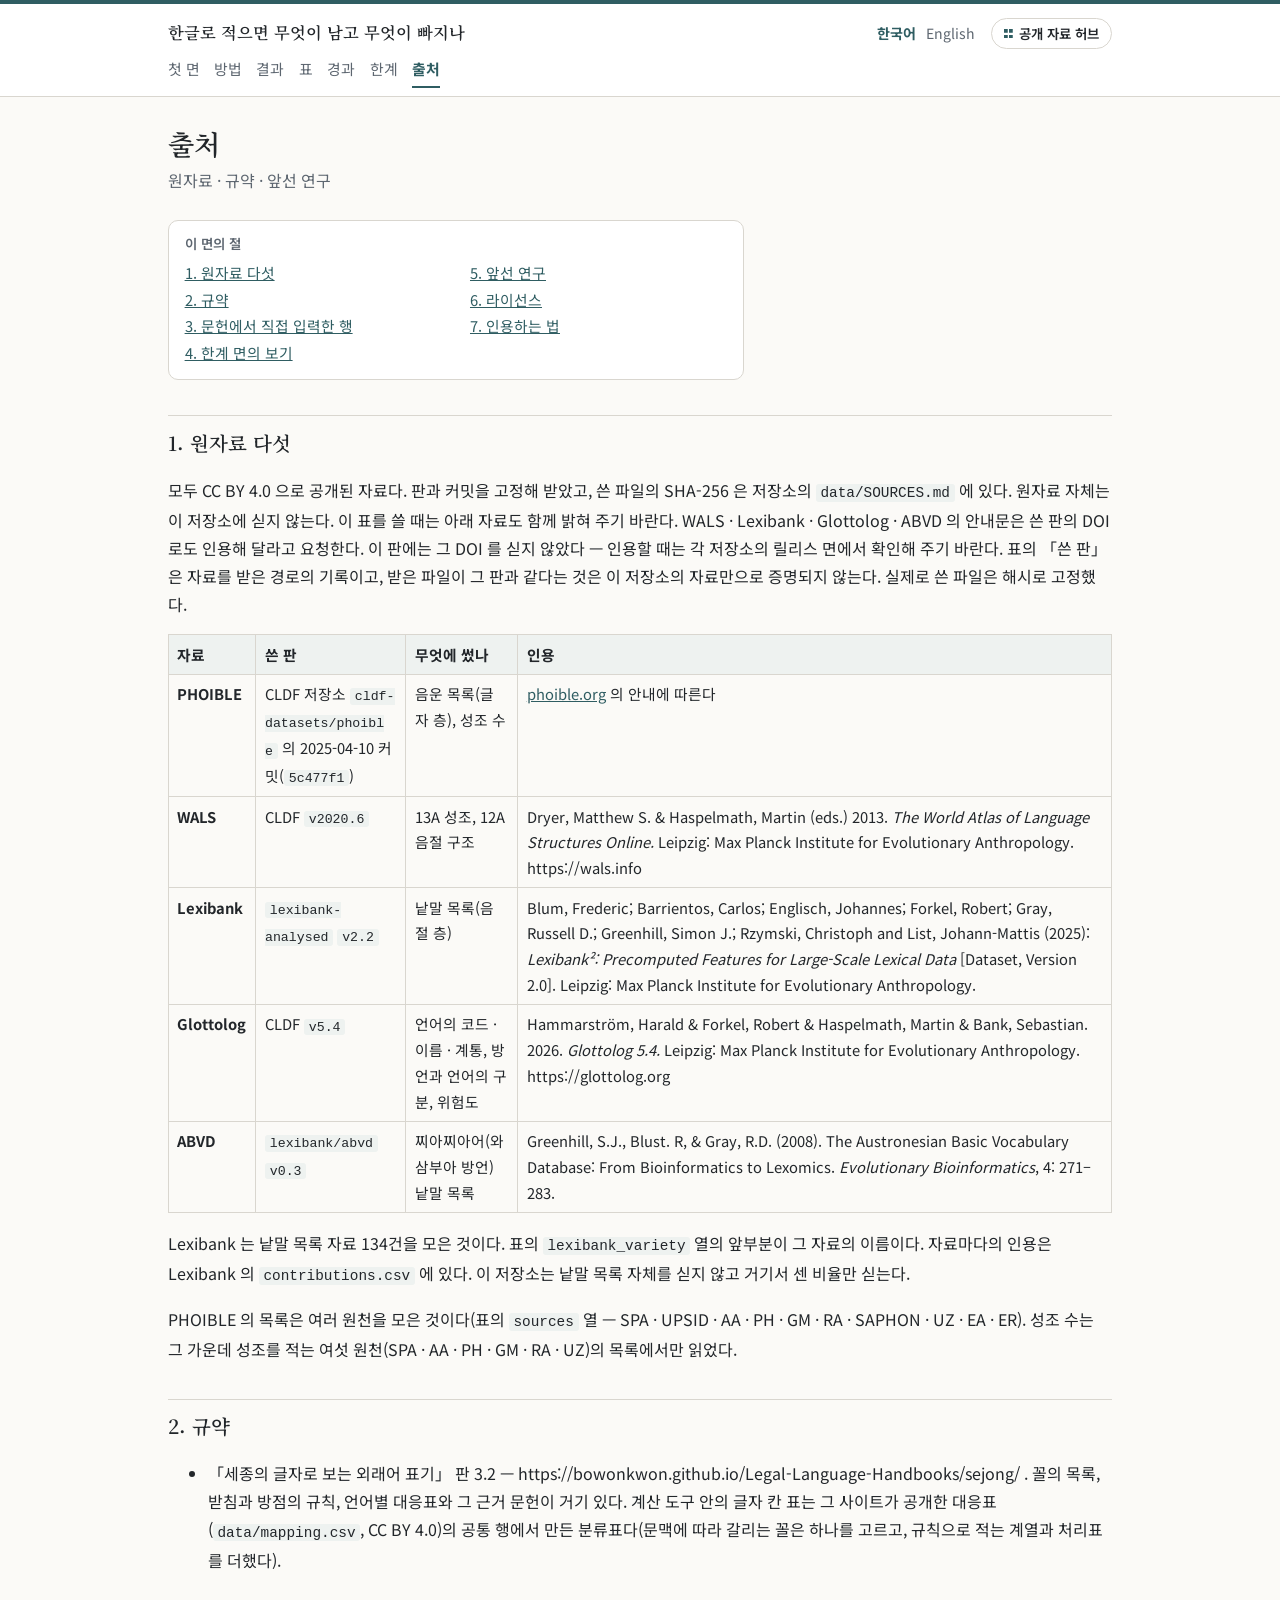
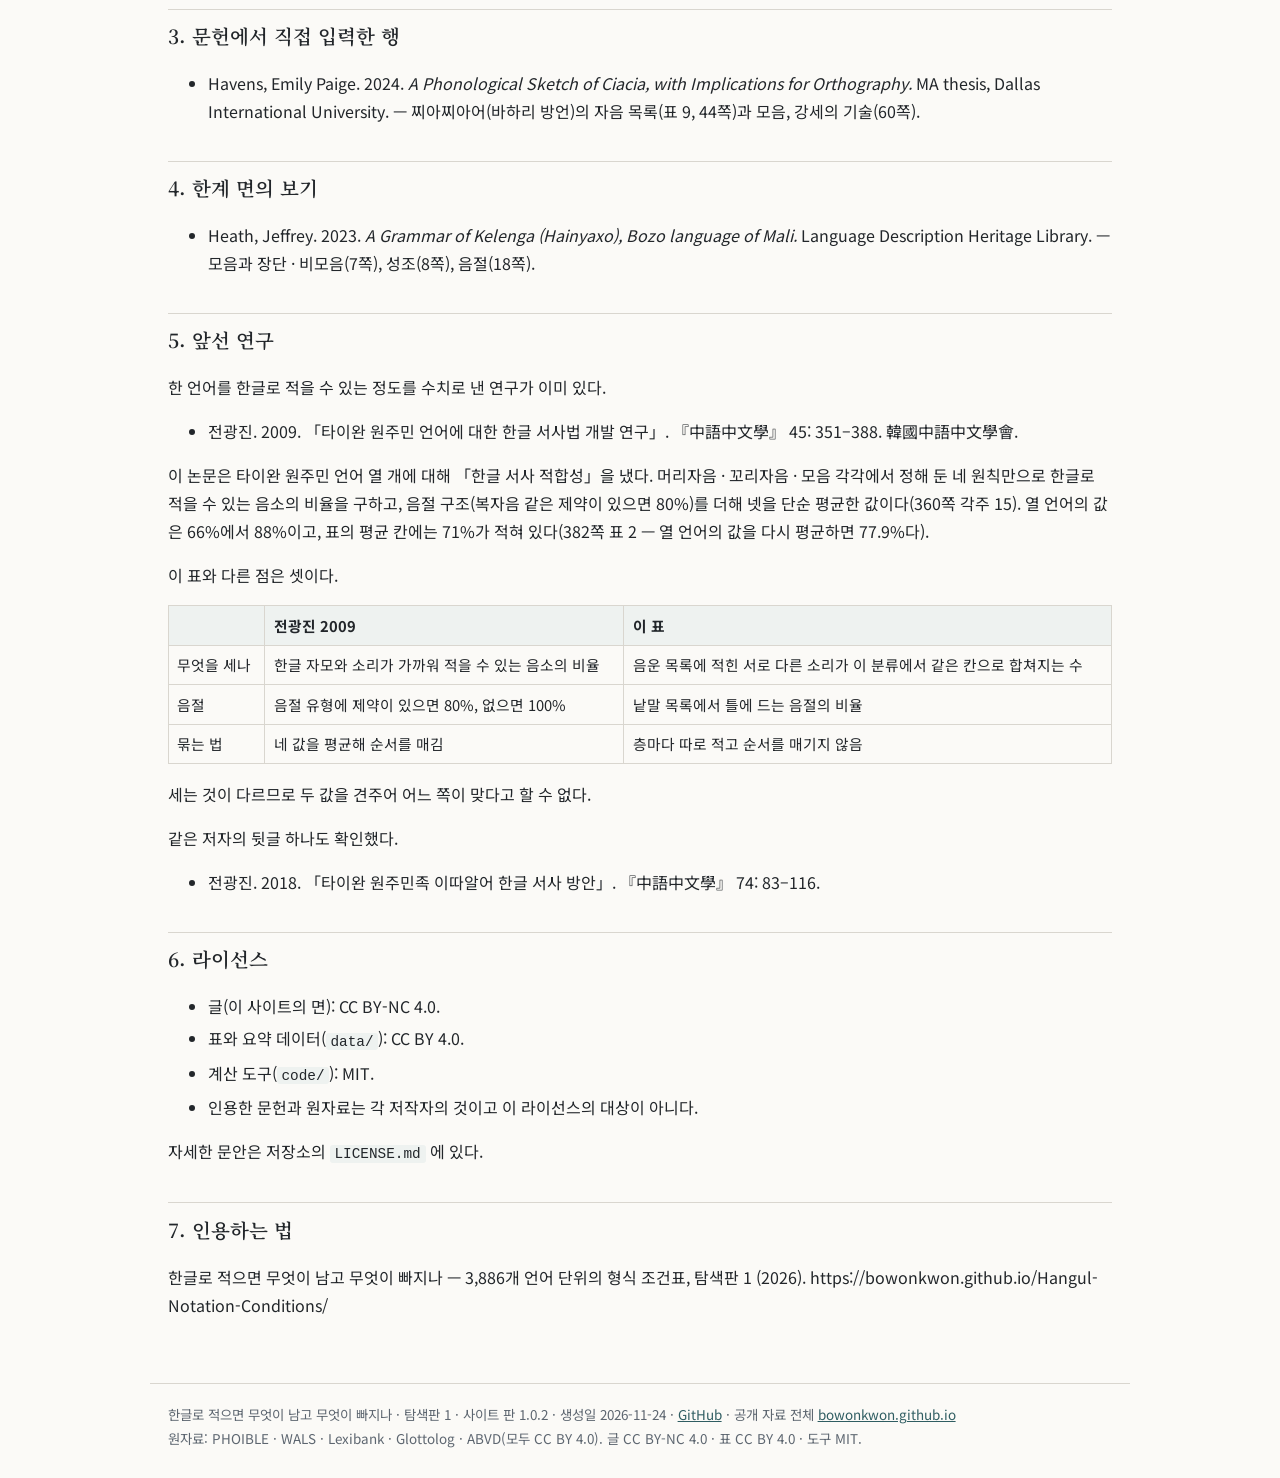
<file: docs/ko/sources.html>
<!DOCTYPE html><html lang="ko"><head><meta charset="utf-8"><meta name="viewport" content="width=device-width,initial-scale=1"><title>출처 — 한글로 적으면 무엇이 남고 무엇이 빠지나</title><link rel="preconnect" href="https://fonts.googleapis.com"><link rel="preconnect" href="https://fonts.gstatic.com" crossorigin><link href="https://fonts.googleapis.com/css2?family=Noto+Sans+KR:wght@400;700&family=Noto+Serif+KR:wght@600&display=swap" rel="stylesheet"><link rel="stylesheet" href="../assets/style.css"></head><body class="p-sources"><header><div class="top"><a class="site" href="index.html">한글로 적으면 무엇이 남고 무엇이 빠지나</a><span class="lang"><a href="../ko/sources.html" class="on">한국어</a><a href="../en/sources.html">English</a><a class="hub" href="https://bowonkwon.github.io/">공개 자료 허브</a></span></div><nav><a href="index.html">첫 면</a><a href="method.html">방법</a><a href="results.html">결과</a><a href="table.html">표</a><a href="record.html">경과</a><a href="limits.html">한계</a><a href="sources.html" class="on">출처</a></nav></header><main><h1>출처</h1><p class="sub">원자료 · 규약 · 앞선 연구</p><nav class="toc" id="toc" aria-label="이 면의 절"><b>이 면의 절</b><ul><li><a href="#datasets">1. 원자료 다섯</a></li><li><a href="#notation">2. 규약</a></li><li><a href="#hand-entered">3. 문헌에서 직접 입력한 행</a></li><li><a href="#limits-example">4. 한계 면의 보기</a></li><li><a href="#earlier-work">5. 앞선 연구</a></li><li><a href="#licenses">6. 라이선스</a></li><li><a href="#citing">7. 인용하는 법</a></li></ul></nav><h2 id="datasets">1. 원자료 다섯<a class="hx" href="#datasets" aria-label="‘1. 원자료 다섯’ 절로 바로 가는 링크">#</a></h2>
<p>모두 CC BY 4.0 으로 공개된 자료다. 판과 커밋을 고정해 받았고, 쓴 파일의 SHA-256 은 저장소의 <code>data/SOURCES.md</code> 에 있다. 원자료 자체는 이 저장소에 싣지 않는다. 이 표를 쓸 때는 아래 자료도 함께 밝혀 주기 바란다. WALS · Lexibank · Glottolog · ABVD 의 안내문은 쓴 판의 DOI 로도 인용해 달라고 요청한다. 이 판에는 그 DOI 를 싣지 않았다 — 인용할 때는 각 저장소의 릴리스 면에서 확인해 주기 바란다. 표의 「쓴 판」은 자료를 받은 경로의 기록이고, 받은 파일이 그 판과 같다는 것은 이 저장소의 자료만으로 증명되지 않는다. 실제로 쓴 파일은 해시로 고정했다.</p>
<div class="tw"><table>
<thead>
<tr>
<th>자료</th>
<th>쓴 판</th>
<th>무엇에 썼나</th>
<th>인용</th>
</tr>
</thead>
<tbody>
<tr>
<td><strong>PHOIBLE</strong></td>
<td>CLDF 저장소 <code>cldf-datasets/phoible</code> 의 2025-04-10 커밋(<code>5c477f1</code>)</td>
<td>음운 목록(글자 층), 성조 수</td>
<td><a href="https://phoible.org/">phoible.org</a> 의 안내에 따른다</td>
</tr>
<tr>
<td><strong>WALS</strong></td>
<td>CLDF <code>v2020.6</code></td>
<td>13A 성조, 12A 음절 구조</td>
<td>Dryer, Matthew S. &amp; Haspelmath, Martin (eds.) 2013. <em>The World Atlas of Language Structures Online.</em> Leipzig: Max Planck Institute for Evolutionary Anthropology. https://wals.info</td>
</tr>
<tr>
<td><strong>Lexibank</strong></td>
<td><code>lexibank-analysed</code> <code>v2.2</code></td>
<td>낱말 목록(음절 층)</td>
<td>Blum, Frederic; Barrientos, Carlos; Englisch, Johannes; Forkel, Robert; Gray, Russell D.; Greenhill, Simon J.; Rzymski, Christoph and List, Johann-Mattis (2025): <em>Lexibank²: Precomputed Features for Large-Scale Lexical Data</em> [Dataset, Version 2.0]. Leipzig: Max Planck Institute for Evolutionary Anthropology.</td>
</tr>
<tr>
<td><strong>Glottolog</strong></td>
<td>CLDF <code>v5.4</code></td>
<td>언어의 코드 · 이름 · 계통, 방언과 언어의 구분, 위험도</td>
<td>Hammarström, Harald &amp; Forkel, Robert &amp; Haspelmath, Martin &amp; Bank, Sebastian. 2026. <em>Glottolog 5.4.</em> Leipzig: Max Planck Institute for Evolutionary Anthropology. https://glottolog.org</td>
</tr>
<tr>
<td><strong>ABVD</strong></td>
<td><code>lexibank/abvd</code> <code>v0.3</code></td>
<td>찌아찌아어(와삼부아 방언) 낱말 목록</td>
<td>Greenhill, S.J., Blust. R, &amp; Gray, R.D. (2008). The Austronesian Basic Vocabulary Database: From Bioinformatics to Lexomics. <em>Evolutionary Bioinformatics</em>, 4: 271–283.</td>
</tr>
</tbody>
</table></div>
<p>Lexibank 는 낱말 목록 자료 134건을 모은 것이다. 표의 <code>lexibank_variety</code> 열의 앞부분이 그 자료의 이름이다. 자료마다의 인용은 Lexibank 의 <code>contributions.csv</code> 에 있다. 이 저장소는 낱말 목록 자체를 싣지 않고 거기서 센 비율만 싣는다.</p>
<p>PHOIBLE 의 목록은 여러 원천을 모은 것이다(표의 <code>sources</code> 열 — SPA · UPSID · AA · PH · GM · RA · SAPHON · UZ · EA · ER). 성조 수는 그 가운데 성조를 적는 여섯 원천(SPA · AA · PH · GM · RA · UZ)의 목록에서만 읽었다.</p>
<h2 id="notation">2. 규약<a class="hx" href="#notation" aria-label="‘2. 규약’ 절로 바로 가는 링크">#</a></h2>
<ul>
<li>「세종의 글자로 보는 외래어 표기」 판 3.2 — https://bowonkwon.github.io/Legal-Language-Handbooks/sejong/ . 꼴의 목록, 받침과 방점의 규칙, 언어별 대응표와 그 근거 문헌이 거기 있다. 계산 도구 안의 글자 칸 표는 그 사이트가 공개한 대응표(<code>data/mapping.csv</code>, CC BY 4.0)의 공통 행에서 만든 분류표다(문맥에 따라 갈리는 꼴은 하나를 고르고, 규칙으로 적는 계열과 처리표를 더했다).</li>
</ul>
<h2 id="hand-entered">3. 문헌에서 직접 입력한 행<a class="hx" href="#hand-entered" aria-label="‘3. 문헌에서 직접 입력한 행’ 절로 바로 가는 링크">#</a></h2>
<ul>
<li>Havens, Emily Paige. 2024. <em>A Phonological Sketch of Ciacia, with Implications for Orthography.</em> MA thesis, Dallas International University. — 찌아찌아어(바하리 방언)의 자음 목록(표 9, 44쪽)과 모음, 강세의 기술(60쪽).</li>
</ul>
<h2 id="limits-example">4. 한계 면의 보기<a class="hx" href="#limits-example" aria-label="‘4. 한계 면의 보기’ 절로 바로 가는 링크">#</a></h2>
<ul>
<li>Heath, Jeffrey. 2023. <em>A Grammar of Kelenga (Hainyaxo), Bozo language of Mali.</em> Language Description Heritage Library. — 모음과 장단 · 비모음(7쪽), 성조(8쪽), 음절(18쪽).</li>
</ul>
<h2 id="earlier-work">5. 앞선 연구<a class="hx" href="#earlier-work" aria-label="‘5. 앞선 연구’ 절로 바로 가는 링크">#</a></h2>
<p>한 언어를 한글로 적을 수 있는 정도를 수치로 낸 연구가 이미 있다.</p>
<ul>
<li>전광진. 2009. 「타이완 원주민 언어에 대한 한글 서사법 개발 연구」. 『中語中文學』 45: 351–388. 韓國中語中文學會.</li>
</ul>
<p>이 논문은 타이완 원주민 언어 열 개에 대해 「한글 서사 적합성」을 냈다. 머리자음 · 꼬리자음 · 모음 각각에서 정해 둔 네 원칙만으로 한글로 적을 수 있는 음소의 비율을 구하고, 음절 구조(복자음 같은 제약이 있으면 80%)를 더해 넷을 단순 평균한 값이다(360쪽 각주 15). 열 언어의 값은 66%에서 88%이고, 표의 평균 칸에는 71%가 적혀 있다(382쪽 표 2 — 열 언어의 값을 다시 평균하면 77.9%다).</p>
<p>이 표와 다른 점은 셋이다.</p>
<div class="tw"><table>
<thead>
<tr>
<th></th>
<th>전광진 2009</th>
<th>이 표</th>
</tr>
</thead>
<tbody>
<tr>
<td>무엇을 세나</td>
<td>한글 자모와 소리가 가까워 적을 수 있는 음소의 비율</td>
<td>음운 목록에 적힌 서로 다른 소리가 이 분류에서 같은 칸으로 합쳐지는 수</td>
</tr>
<tr>
<td>음절</td>
<td>음절 유형에 제약이 있으면 80%, 없으면 100%</td>
<td>낱말 목록에서 틀에 드는 음절의 비율</td>
</tr>
<tr>
<td>묶는 법</td>
<td>네 값을 평균해 순서를 매김</td>
<td>층마다 따로 적고 순서를 매기지 않음</td>
</tr>
</tbody>
</table></div>
<p>세는 것이 다르므로 두 값을 견주어 어느 쪽이 맞다고 할 수 없다.</p>
<p>같은 저자의 뒷글 하나도 확인했다.</p>
<ul>
<li>전광진. 2018. 「타이완 원주민족 이따알어 한글 서사 방안」. 『中語中文學』 74: 83–116.</li>
</ul>
<h2 id="licenses">6. 라이선스<a class="hx" href="#licenses" aria-label="‘6. 라이선스’ 절로 바로 가는 링크">#</a></h2>
<ul>
<li>글(이 사이트의 면): CC BY-NC 4.0.</li>
<li>표와 요약 데이터(<code>data/</code>): CC BY 4.0.</li>
<li>계산 도구(<code>code/</code>): MIT.</li>
<li>인용한 문헌과 원자료는 각 저작자의 것이고 이 라이선스의 대상이 아니다.</li>
</ul>
<p>자세한 문안은 저장소의 <code>LICENSE.md</code> 에 있다.</p>
<h2 id="citing">7. 인용하는 법<a class="hx" href="#citing" aria-label="‘7. 인용하는 법’ 절로 바로 가는 링크">#</a></h2>
<p>한글로 적으면 무엇이 남고 무엇이 빠지나 — 3,886개 언어 단위의 형식 조건표, 탐색판 1 (2026). https://bowonkwon.github.io/Hangul-Notation-Conditions/</p><a class="totoc" href="#toc" aria-label="이 면의 절 목록으로">↑ 목차</a></main><footer>한글로 적으면 무엇이 남고 무엇이 빠지나 · 탐색판 1 · 사이트 판 1.0.2 · 생성일 2026-11-24 · <a href="https://github.com/BowonKwon/Hangul-Notation-Conditions">GitHub</a> · 공개 자료 전체 <a href="https://bowonkwon.github.io/">bowonkwon.github.io</a><br>원자료: PHOIBLE · WALS · Lexibank · Glottolog · ABVD(모두 CC BY 4.0). 글 CC BY-NC 4.0 · 표 CC BY 4.0 · 도구 MIT.</footer><script src="../assets/nav.js"></script></body></html>
</file>
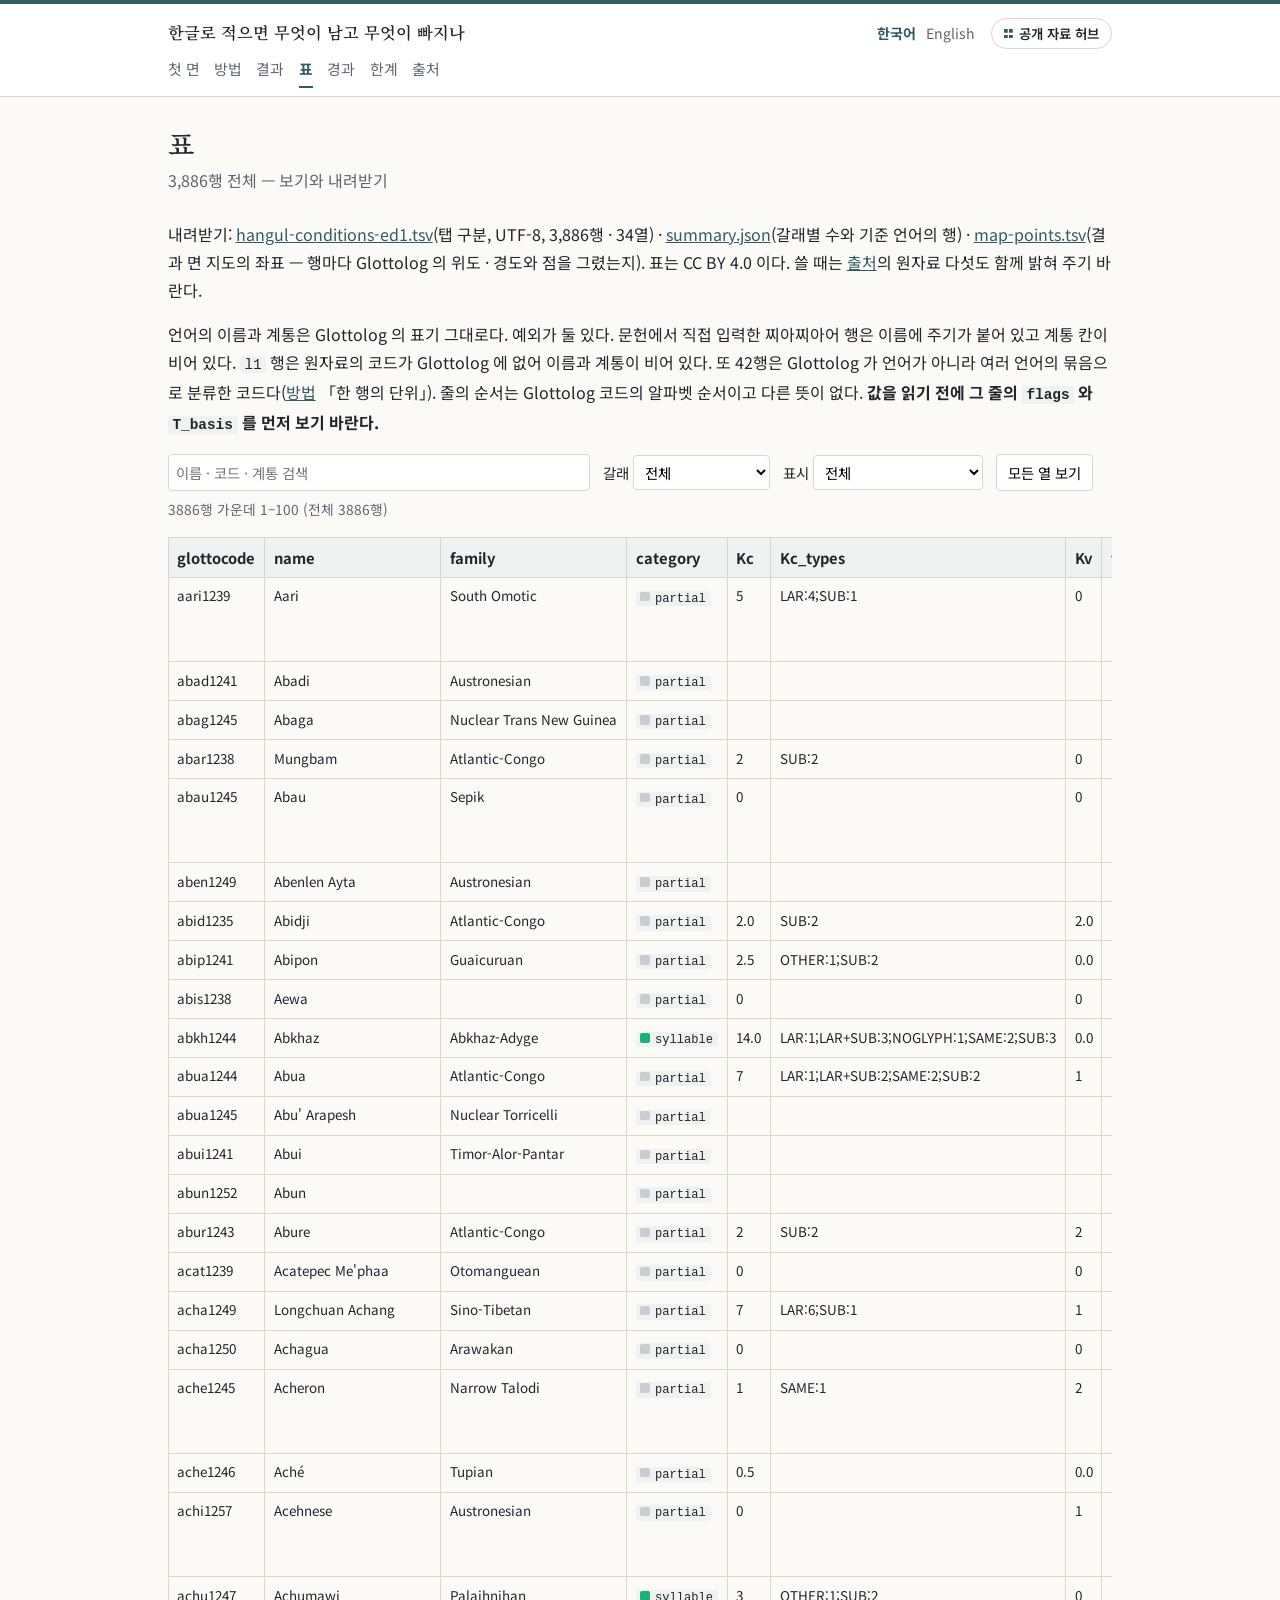
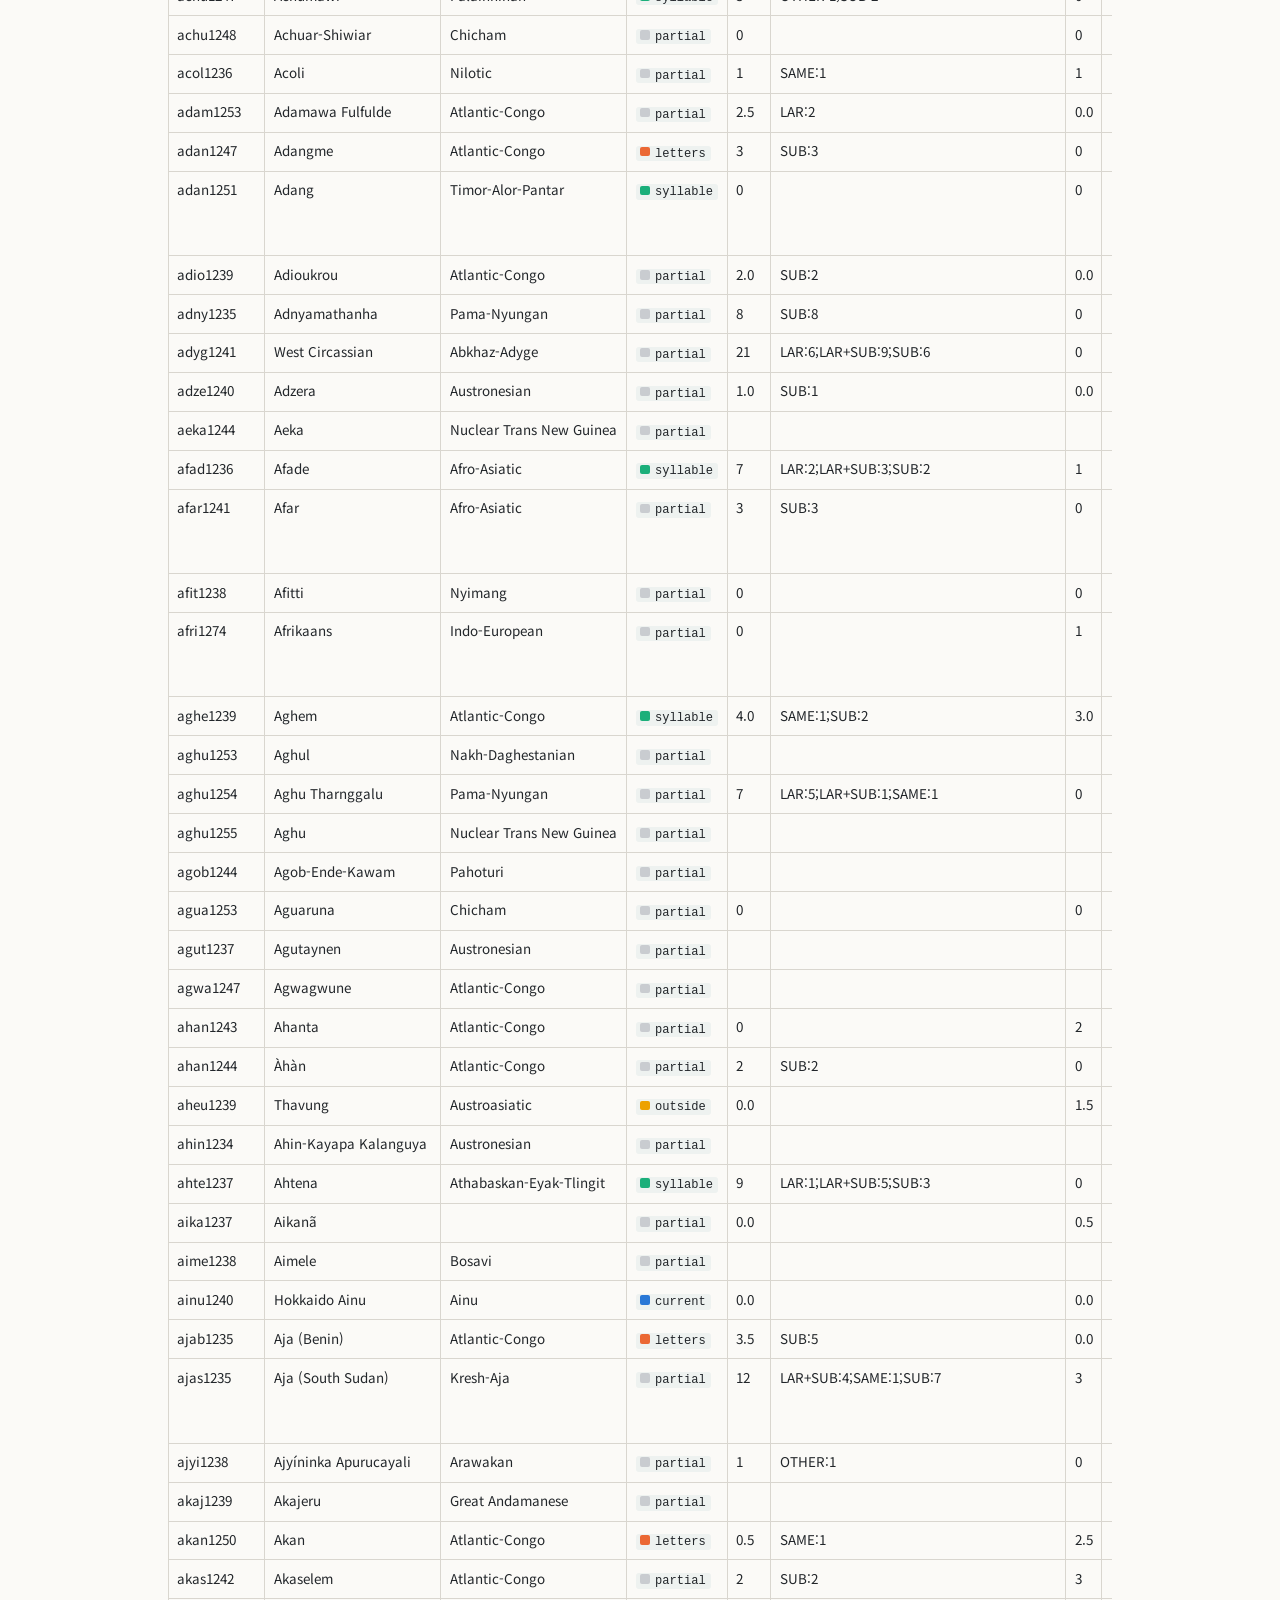
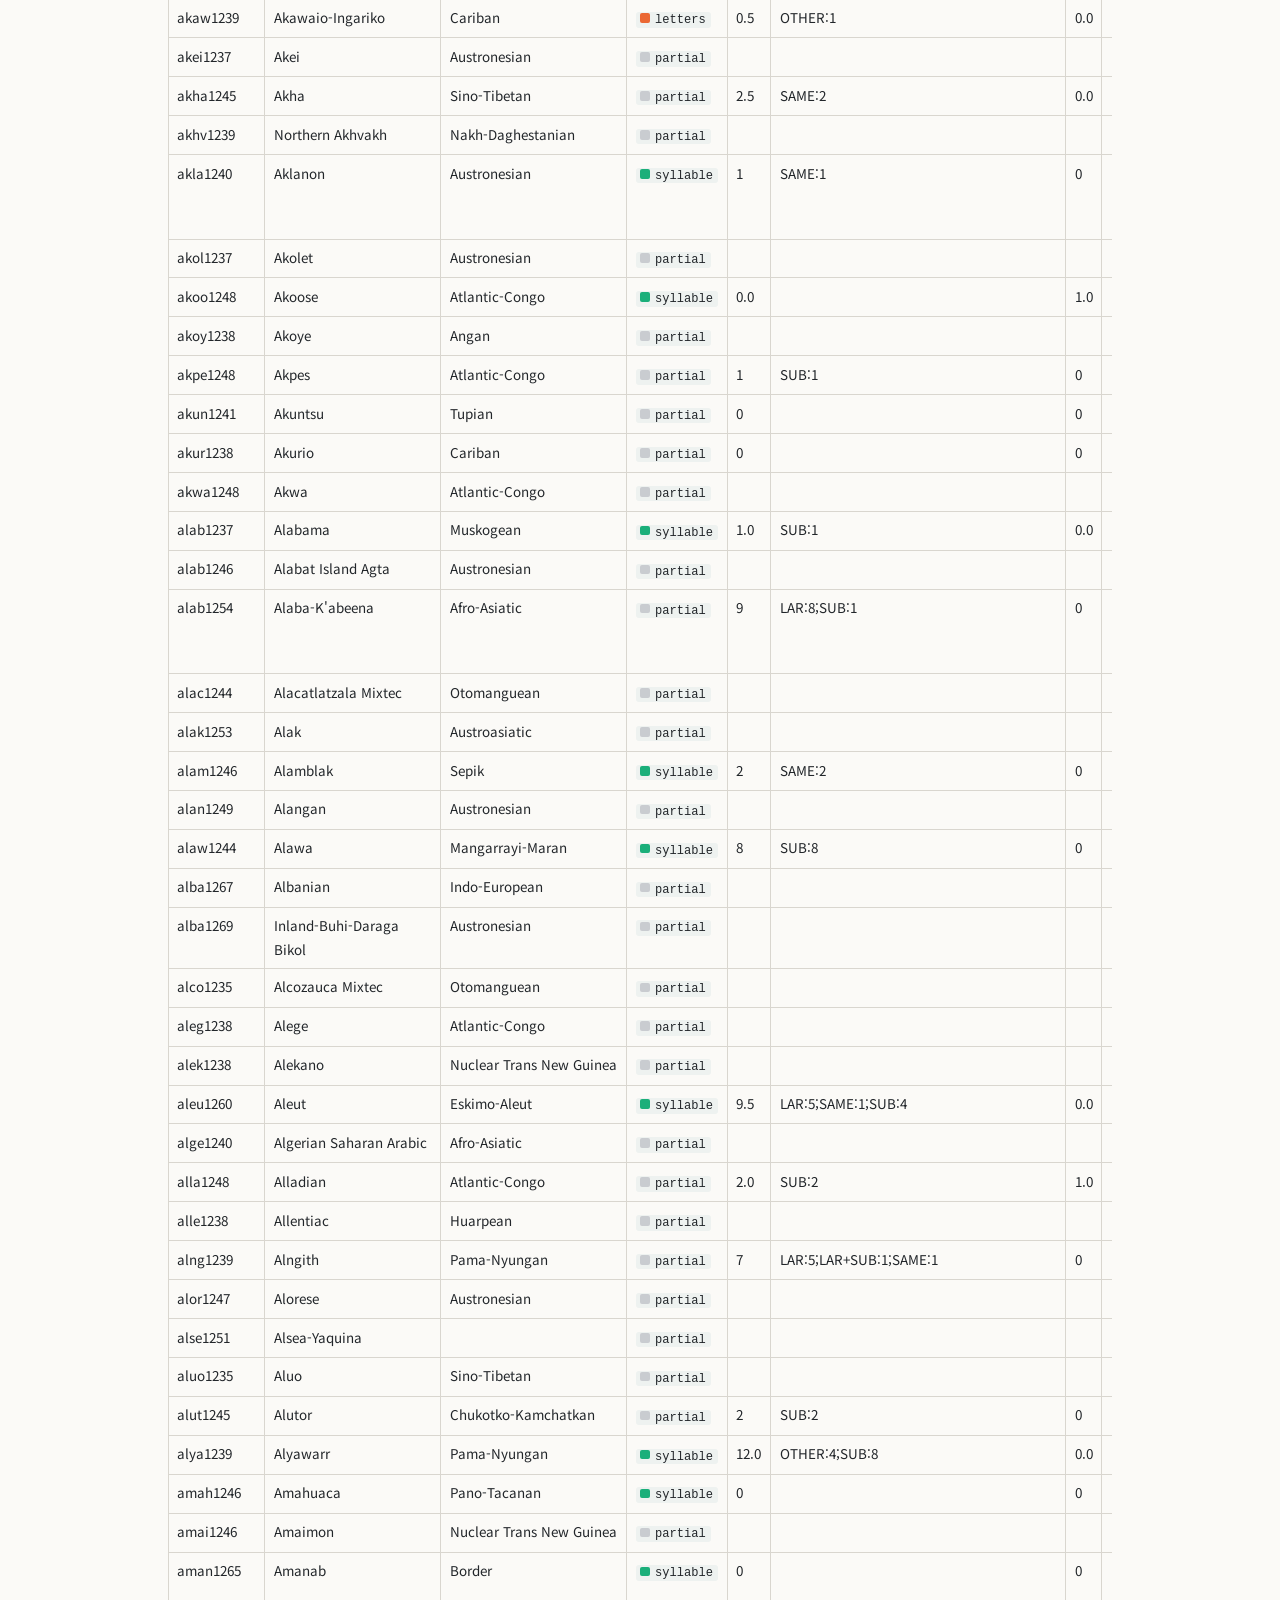
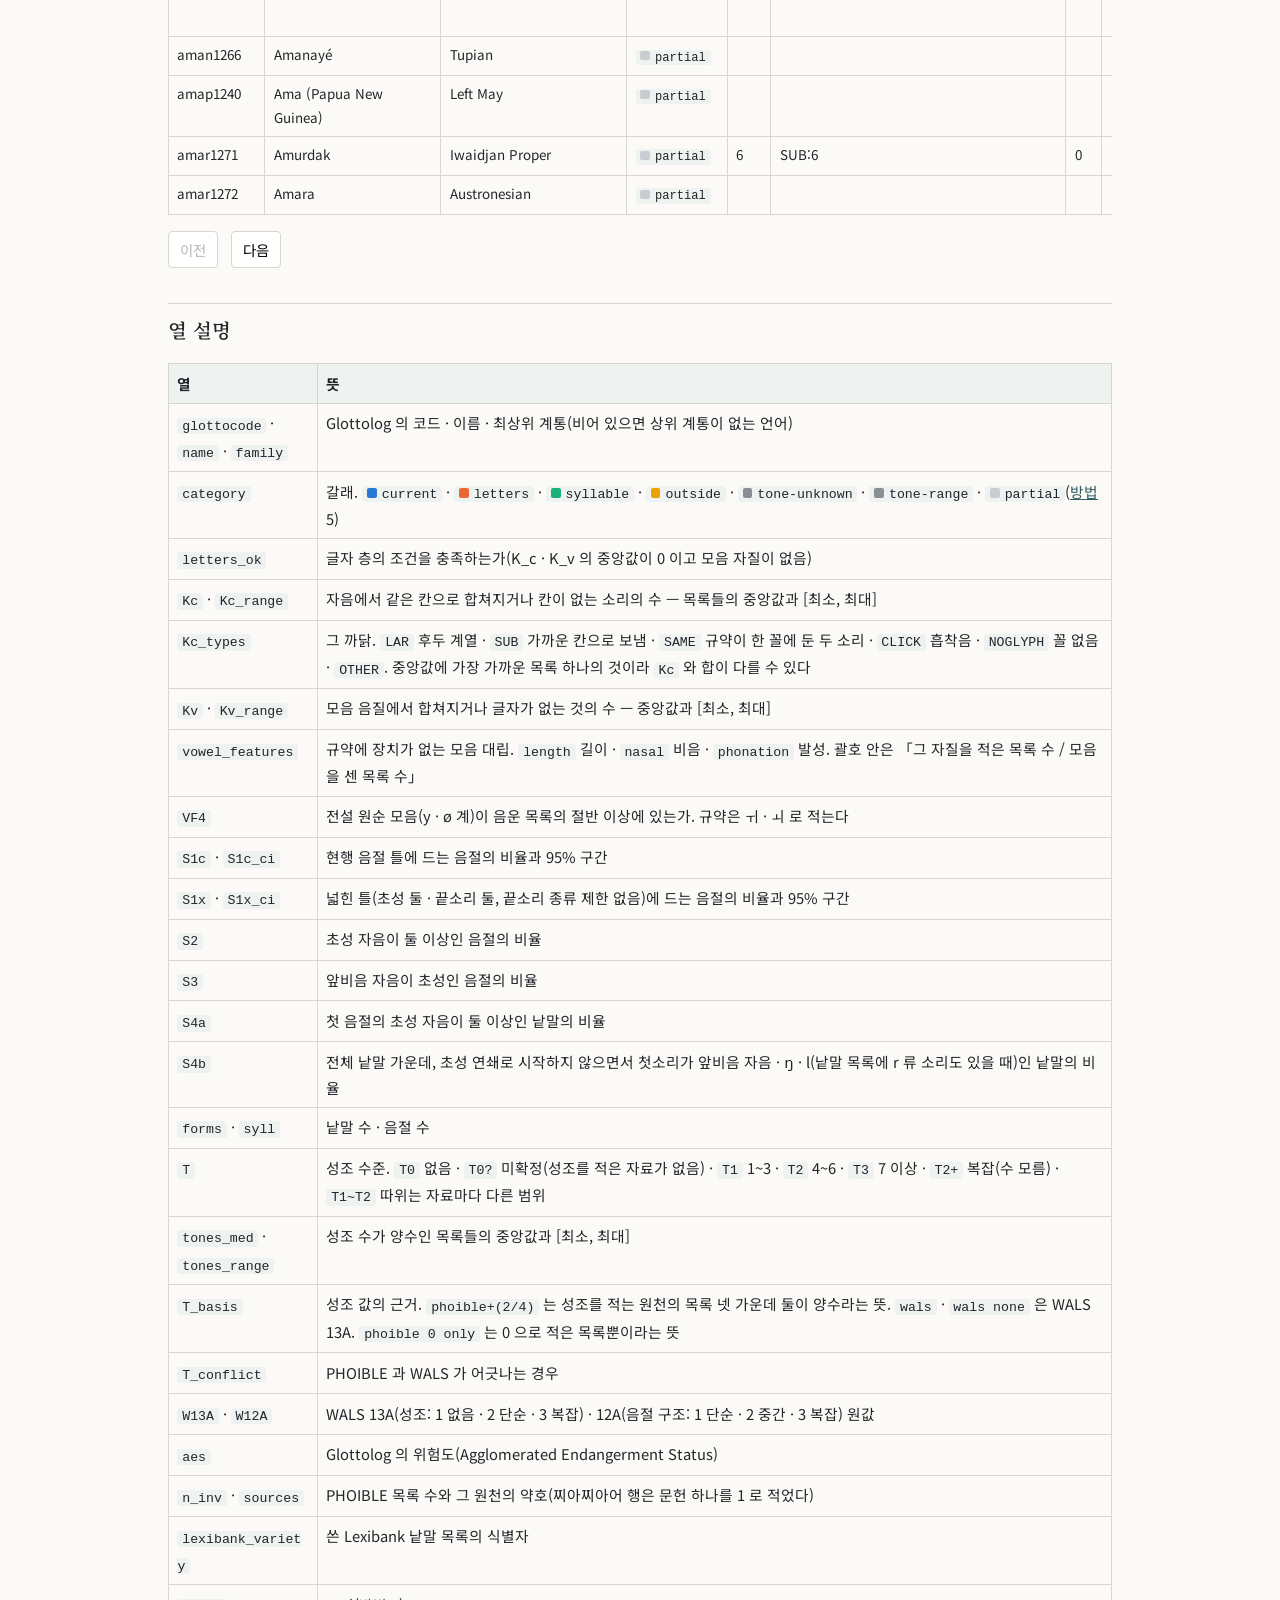
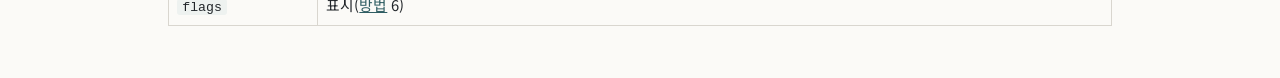
<file: docs/ko/table.html>
<!DOCTYPE html><html lang="ko"><head><meta charset="utf-8"><meta name="viewport" content="width=device-width,initial-scale=1"><title>표 — 한글로 적으면 무엇이 남고 무엇이 빠지나</title><link rel="preconnect" href="https://fonts.googleapis.com"><link rel="preconnect" href="https://fonts.gstatic.com" crossorigin><link href="https://fonts.googleapis.com/css2?family=Noto+Sans+KR:wght@400;700&family=Noto+Serif+KR:wght@600&display=swap" rel="stylesheet"><link rel="stylesheet" href="../assets/style.css"></head><body class="p-table"><header><div class="top"><a class="site" href="index.html">한글로 적으면 무엇이 남고 무엇이 빠지나</a><span class="lang"><a href="../ko/table.html" class="on">한국어</a><a href="../en/table.html">English</a><a class="hub" href="https://bowonkwon.github.io/">공개 자료 허브</a></span></div><nav><a href="index.html">첫 면</a><a href="method.html">방법</a><a href="results.html">결과</a><a href="table.html" class="on">표</a><a href="record.html">경과</a><a href="limits.html">한계</a><a href="sources.html">출처</a></nav></header><main><h1>표</h1><p class="sub">3,886행 전체 — 보기와 내려받기</p><p>내려받기: <a href="../data/hangul-conditions-ed1.tsv">hangul-conditions-ed1.tsv</a>(탭 구분, UTF-8, 3,886행 · 34열) · <a href="../data/summary.json">summary.json</a>(갈래별 수와 기준 언어의 행) · <a href="../data/map-points.tsv">map-points.tsv</a>(결과 면 지도의 좌표 — 행마다 Glottolog 의 위도 · 경도와 점을 그렸는지). 표는 CC BY 4.0 이다. 쓸 때는 <a href="sources.html">출처</a>의 원자료 다섯도 함께 밝혀 주기 바란다.</p>
<p>언어의 이름과 계통은 Glottolog 의 표기 그대로다. 예외가 둘 있다. 문헌에서 직접 입력한 찌아찌아어 행은 이름에 주기가 붙어 있고 계통 칸이 비어 있다. <code>l1</code> 행은 원자료의 코드가 Glottolog 에 없어 이름과 계통이 비어 있다. 또 42행은 Glottolog 가 언어가 아니라 여러 언어의 묶음으로 분류한 코드다(<a href="method.html">방법</a> 「한 행의 단위」). 줄의 순서는 Glottolog 코드의 알파벳 순서이고 다른 뜻이 없다. <strong>값을 읽기 전에 그 줄의 <code>flags</code> 와 <code>T_basis</code> 를 먼저 보기 바란다.</strong></p>
<div id="tablebox"></div>
<h2 id="columns">열 설명<a class="hx" href="#columns" aria-label="‘열 설명’ 절로 바로 가는 링크">#</a></h2>
<div class="tw"><table>
<thead>
<tr>
<th>열</th>
<th>뜻</th>
</tr>
</thead>
<tbody>
<tr>
<td><code>glottocode</code> · <code>name</code> · <code>family</code></td>
<td>Glottolog 의 코드 · 이름 · 최상위 계통(비어 있으면 상위 계통이 없는 언어)</td>
</tr>
<tr>
<td><code>category</code></td>
<td>갈래. <code class="cat c-current">current</code> · <code class="cat c-letters">letters</code> · <code class="cat c-syllable">syllable</code> · <code class="cat c-outside">outside</code> · <code class="cat c-tone-unknown">tone-unknown</code> · <code class="cat c-tone-range">tone-range</code> · <code class="cat c-partial">partial</code>(<a href="method.html">방법</a> 5)</td>
</tr>
<tr>
<td><code>letters_ok</code></td>
<td>글자 층의 조건을 충족하는가(K_c · K_v 의 중앙값이 0 이고 모음 자질이 없음)</td>
</tr>
<tr>
<td><code>Kc</code> · <code>Kc_range</code></td>
<td>자음에서 같은 칸으로 합쳐지거나 칸이 없는 소리의 수 — 목록들의 중앙값과 [최소, 최대]</td>
</tr>
<tr>
<td><code>Kc_types</code></td>
<td>그 까닭. <code>LAR</code> 후두 계열 · <code>SUB</code> 가까운 칸으로 보냄 · <code>SAME</code> 규약이 한 꼴에 둔 두 소리 · <code>CLICK</code> 흡착음 · <code>NOGLYPH</code> 꼴 없음 · <code>OTHER</code>. 중앙값에 가장 가까운 목록 하나의 것이라 <code>Kc</code> 와 합이 다를 수 있다</td>
</tr>
<tr>
<td><code>Kv</code> · <code>Kv_range</code></td>
<td>모음 음질에서 합쳐지거나 글자가 없는 것의 수 — 중앙값과 [최소, 최대]</td>
</tr>
<tr>
<td><code>vowel_features</code></td>
<td>규약에 장치가 없는 모음 대립. <code>length</code> 길이 · <code>nasal</code> 비음 · <code>phonation</code> 발성. 괄호 안은 「그 자질을 적은 목록 수 / 모음을 센 목록 수」</td>
</tr>
<tr>
<td><code>VF4</code></td>
<td>전설 원순 모음(y · ø 계)이 음운 목록의 절반 이상에 있는가. 규약은 ㅟ · ㅚ 로 적는다</td>
</tr>
<tr>
<td><code>S1c</code> · <code>S1c_ci</code></td>
<td>현행 음절 틀에 드는 음절의 비율과 95% 구간</td>
</tr>
<tr>
<td><code>S1x</code> · <code>S1x_ci</code></td>
<td>넓힌 틀(초성 둘 · 끝소리 둘, 끝소리 종류 제한 없음)에 드는 음절의 비율과 95% 구간</td>
</tr>
<tr>
<td><code>S2</code></td>
<td>초성 자음이 둘 이상인 음절의 비율</td>
</tr>
<tr>
<td><code>S3</code></td>
<td>앞비음 자음이 초성인 음절의 비율</td>
</tr>
<tr>
<td><code>S4a</code></td>
<td>첫 음절의 초성 자음이 둘 이상인 낱말의 비율</td>
</tr>
<tr>
<td><code>S4b</code></td>
<td>전체 낱말 가운데, 초성 연쇄로 시작하지 않으면서 첫소리가 앞비음 자음 · ŋ · l(낱말 목록에 r 류 소리도 있을 때)인 낱말의 비율</td>
</tr>
<tr>
<td><code>forms</code> · <code>syll</code></td>
<td>낱말 수 · 음절 수</td>
</tr>
<tr>
<td><code>T</code></td>
<td>성조 수준. <code>T0</code> 없음 · <code>T0?</code> 미확정(성조를 적은 자료가 없음) · <code>T1</code> 1~3 · <code>T2</code> 4~6 · <code>T3</code> 7 이상 · <code>T2+</code> 복잡(수 모름) · <code>T1~T2</code> 따위는 자료마다 다른 범위</td>
</tr>
<tr>
<td><code>tones_med</code> · <code>tones_range</code></td>
<td>성조 수가 양수인 목록들의 중앙값과 [최소, 최대]</td>
</tr>
<tr>
<td><code>T_basis</code></td>
<td>성조 값의 근거. <code>phoible+(2/4)</code> 는 성조를 적는 원천의 목록 넷 가운데 둘이 양수라는 뜻. <code>wals</code> · <code>wals none</code> 은 WALS 13A. <code>phoible 0 only</code> 는 0 으로 적은 목록뿐이라는 뜻</td>
</tr>
<tr>
<td><code>T_conflict</code></td>
<td>PHOIBLE 과 WALS 가 어긋나는 경우</td>
</tr>
<tr>
<td><code>W13A</code> · <code>W12A</code></td>
<td>WALS 13A(성조: 1 없음 · 2 단순 · 3 복잡) · 12A(음절 구조: 1 단순 · 2 중간 · 3 복잡) 원값</td>
</tr>
<tr>
<td><code>aes</code></td>
<td>Glottolog 의 위험도(Agglomerated Endangerment Status)</td>
</tr>
<tr>
<td><code>n_inv</code> · <code>sources</code></td>
<td>PHOIBLE 목록 수와 그 원천의 약호(찌아찌아어 행은 문헌 하나를 1 로 적었다)</td>
</tr>
<tr>
<td><code>lexibank_variety</code></td>
<td>쓴 Lexibank 낱말 목록의 식별자</td>
</tr>
<tr>
<td><code>flags</code></td>
<td>표시(<a href="method.html">방법</a> 6)</td>
</tr>
</tbody>
</table></div></main><footer>한글로 적으면 무엇이 남고 무엇이 빠지나 · 탐색판 1 · 사이트 판 1.0.2 · 생성일 2026-11-24 · <a href="https://github.com/BowonKwon/Hangul-Notation-Conditions">GitHub</a> · 공개 자료 전체 <a href="https://bowonkwon.github.io/">bowonkwon.github.io</a><br>원자료: PHOIBLE · WALS · Lexibank · Glottolog · ABVD(모두 CC BY 4.0). 글 CC BY-NC 4.0 · 표 CC BY 4.0 · 도구 MIT.</footer><script src="../assets/table.js"></script><script src="../assets/nav.js"></script></body></html>
</file>
<file: docs/assets/style.css>
:root{--bg:#fbfaf7;--fg:#22262a;--mut:#5d6670;--line:#d9d6cf;--acc:#2f5d62;--soft:#eef2f0;--warn:#7a4b12}
*{box-sizing:border-box}html{-webkit-text-size-adjust:100%}
body{margin:0;background:var(--bg);color:var(--fg);font-family:'Noto Sans KR',system-ui,-apple-system,'Segoe UI',sans-serif;line-height:1.75;font-size:16px}
header{border-bottom:1px solid var(--line);background:#fff}
.top{max-width:980px;margin:0 auto;padding:.9rem 1.1rem .2rem;display:flex;flex-wrap:wrap;gap:.4rem 1rem;align-items:baseline;justify-content:space-between}
.top .site{font-family:'Noto Serif KR',serif;font-weight:600;font-size:1.02rem;color:var(--fg);text-decoration:none}
.top .lang a{color:var(--mut);font-size:.88rem;text-decoration:none;margin-left:.6rem}.top .lang a.on{color:var(--acc);font-weight:700}
.top .lang{display:inline-flex;align-items:center;flex-wrap:wrap;gap:.2rem 0}.top .lang a.hub{display:inline-flex;align-items:center;gap:.4rem;margin-left:1rem;padding:.16rem .75rem;border:1px solid var(--line);border-radius:999px;background:#fff;color:var(--fg);font-size:.84rem;font-weight:600;white-space:nowrap}.top .lang a.hub::before{content:"";width:.7em;height:.7em;flex:none;background:linear-gradient(var(--acc),var(--acc)) 0 0/42% 42% no-repeat,linear-gradient(var(--acc),var(--acc)) 100% 0/42% 42% no-repeat,linear-gradient(var(--acc),var(--acc)) 0 100%/42% 42% no-repeat,linear-gradient(var(--acc),var(--acc)) 100% 100%/42% 42% no-repeat}.top .lang a.hub:hover{border-color:var(--acc);color:var(--acc)}
nav{max-width:980px;margin:0 auto;padding:0 1.1rem .5rem;display:flex;flex-wrap:wrap;gap:.1rem .9rem}
nav a{color:var(--mut);text-decoration:none;font-size:.93rem;padding:.25rem 0;border-bottom:2px solid transparent}
nav a.on{color:var(--acc);border-bottom-color:var(--acc);font-weight:700}
main{max-width:980px;margin:0 auto;padding:1.4rem 1.1rem 3rem}
h1{font-family:'Noto Serif KR',serif;font-weight:600;font-size:1.7rem;line-height:1.35;margin:.4rem 0 .2rem}
.sub{color:var(--mut);margin:0 0 1.6rem}
h2{font-family:'Noto Serif KR',serif;font-weight:600;font-size:1.22rem;margin:2.2rem 0 .6rem;padding-top:.6rem;border-top:1px solid var(--line)}
a{color:var(--acc)}code{background:var(--soft);padding:.05rem .3rem;border-radius:3px;font-size:.9em;font-family:ui-monospace,Consolas,monospace;word-break:break-word}
.tw{overflow-x:auto;margin:1rem 0}table{border-collapse:collapse;font-size:.92rem;min-width:100%}
th,td{border:1px solid var(--line);padding:.4rem .55rem;text-align:left;vertical-align:top}th{background:var(--soft);font-weight:700}
li{margin:.25rem 0}strong{font-weight:700}
footer{max-width:980px;margin:0 auto;padding:1.2rem 1.1rem 2.5rem;color:var(--mut);font-size:.84rem;border-top:1px solid var(--line)}
.ctl{display:flex;flex-wrap:wrap;gap:.5rem .8rem;align-items:center;margin:1rem 0 .4rem;font-size:.9rem}
.ctl input[type=search],.ctl select{font:inherit;padding:.3rem .45rem;border:1px solid var(--line);border-radius:4px;background:#fff;max-width:100%}
.ctl button{font:inherit;padding:.3rem .7rem;border:1px solid var(--line);border-radius:4px;background:#fff;cursor:pointer}
#tinfo{color:var(--mut);font-size:.86rem;margin:.2rem 0 .4rem}#tbl td{white-space:nowrap;font-size:.84rem}#tbl td.w{white-space:normal;min-width:11rem}
header{border-top:4px solid var(--acc)}
.p-index h1{font-size:2.1rem;margin-top:.8rem}.p-index .sub{font-size:1.05rem}
.p-index main>p:first-of-type{font-size:1.08rem}
.tiles{display:grid;grid-template-columns:repeat(auto-fit,minmax(min(130px,100%),1fr));gap:.7rem;margin:1.4rem 0}
.tile{background:#fff;border:1px solid var(--line);border-radius:8px;padding:.8rem .95rem}
.tile b{display:block;font-size:1.75rem;font-weight:700;line-height:1.25;font-variant-numeric:tabular-nums;color:var(--fg)}
.tile span{color:var(--mut);font-size:.86rem;line-height:1.45;display:block}
ul.cards{list-style:none;padding:0;margin:1rem 0;display:grid;grid-template-columns:repeat(auto-fit,minmax(min(290px,100%),1fr));gap:.7rem}
ul.cards li{background:#fff;border:1px solid var(--line);border-left:4px solid var(--acc);border-radius:6px;padding:.75rem .95rem;margin:0;font-size:.94rem;line-height:1.65}
ul.cards li>strong:first-child{display:block;margin-bottom:.25rem;font-size:1rem}
.fig{background:#fff;border:1px solid var(--line);border-radius:8px;padding:1rem 1.05rem .85rem;margin:1.3rem 0}
.fig h3{margin:0 0 .35rem;font-size:1rem;font-weight:700}
.fig svg{display:block;width:100%;height:auto}
.fig .cap{color:var(--mut);font-size:.86rem;margin:.6rem 0 0;line-height:1.6}
.fig .lead{margin:.1rem 0 .7rem;font-size:.93rem;line-height:1.6}
.fig .axis{color:var(--mut);font-size:.8rem;margin:.35rem 0 .1rem;line-height:1.5}
.keys{list-style:none;padding:0;margin:.2rem 0 .8rem;font-size:.86rem;color:var(--mut);line-height:1.55}.keys li{margin:.15rem 0;padding-left:1.1rem;text-indent:-1.1rem}
.mtop small{display:block;color:var(--mut);font-size:.82rem;font-weight:400}.mtop .v small{text-align:right}.mtop>span:first-child{min-width:0}.mtop .v{flex:none}
th code{word-break:normal;white-space:nowrap}.fig th{word-break:keep-all;overflow-wrap:normal}
.fig svg.map .ln{display:none}
@media(max-width:600px){.fig svg.cat text{font-size:25px}.fig svg.cat text[stroke]{stroke-width:3px}.fig svg.map .lw{display:none}.fig svg.map .ln{display:inline}}
@media(max-width:360px){.fig svg.map .ln{font-size:40px}}
.legend{display:flex;flex-wrap:wrap;gap:.25rem 1.1rem;font-size:.86rem;color:var(--mut);margin:.2rem 0 .6rem}
.sw{display:inline-block;width:.72rem;height:.72rem;border-radius:2px;margin-right:.35rem;vertical-align:-1px}.sw.dot{border-radius:50%}.sw.dot.sm{width:.5rem;height:.5rem}
.sw.pt{width:1.1rem;height:.85rem;vertical-align:-2px}.legend .pn{color:var(--mut)}
.sw.p-letters{background-image:repeating-linear-gradient(45deg,rgba(255,255,255,.55) 0 2px,transparent 2px 5px)}
.sw.p-syllable{background-image:radial-gradient(circle,rgba(255,255,255,.8) 1.3px,transparent 1.7px);background-size:5px 5px}
.sw.p-outside{background-image:linear-gradient(rgba(255,255,255,.75) 1.4px,transparent 1.4px),linear-gradient(90deg,rgba(255,255,255,.75) 1.4px,transparent 1.4px);background-size:5px 5px;background-position:2px 2px}
.sw.p-und{background-image:repeating-linear-gradient(90deg,rgba(255,255,255,.55) 0 2px,transparent 2px 5px)}
.mrow{margin:.5rem 0}.mtop{display:flex;justify-content:space-between;gap:1rem;font-size:.92rem}.mtop .v{font-variant-numeric:tabular-nums;font-weight:700}
.track{background:var(--soft);height:14px;border-radius:0 4px 4px 0;margin-top:.15rem}.bar{background:#2a78d6;height:14px;border-radius:0 4px 4px 0}
code.cat::before{content:'';display:inline-block;width:.6rem;height:.6rem;border-radius:2px;margin-right:.32rem;background:var(--c,#c9ccd0)}
.c-current{--c:#2a78d6}.c-letters{--c:#eb6834}.c-syllable{--c:#1baf7a}.c-outside{--c:#eda100}.c-tone-unknown,.c-tone-range{--c:#8a8f96}.c-partial{--c:#c9ccd0}
@media (max-width:480px){h1{font-size:1.4rem}body{font-size:15px}.p-index h1{font-size:1.55rem}.tile b{font-size:1.4rem}}
:root{--card:#fff;--fg2:var(--mut);--fg3:var(--mut);--accent:var(--acc);--line2:var(--line);--body:inherit;--shadow:0 1px 3px rgba(0,0,0,.08)}nav.toc{display:block}nav.toc a{color:var(--acc);font-size:inherit;padding:0;border-bottom:0;text-decoration:underline}
h2[id],h3[id],figure[id],nav.toc{scroll-margin-top:var(--hh,.9rem)}
.hx{margin-left:.45rem;font-family:var(--body);font-size:.8em;font-weight:400;color:var(--fg3);opacity:0;transition:opacity .15s}.hx:hover{text-decoration:none;color:var(--accent)}
h2:hover .hx,h3:hover .hx,.hx:focus-visible{opacity:1}@media(hover:none){.hx{opacity:.6}}
nav.toc{border:1px solid var(--line);border-radius:10px;background:var(--card);padding:.7rem 1rem .8rem;margin:1.3rem 0 .2rem;font-size:.92rem;max-width:72ch}
nav.toc b{display:block;font-size:.84rem;font-weight:600;color:var(--fg2);margin-bottom:.3rem}
nav.toc ul{list-style:none;margin:0;padding:0;columns:2;column-gap:1.8rem;max-width:none}nav.toc li{margin:0;padding:.14rem 0;break-inside:avoid;line-height:1.5}
@media(max-width:640px){nav.toc ul{columns:1}}
.chlist{margin:.1rem 0 1rem;font-size:.92rem}.chlist summary{font-size:.92rem}.chlist summary small{color:var(--fg3);margin-left:.4rem}
.chlist ol,.chlist .box{list-style:none;margin:.5rem 0 .4rem;padding:.6rem 1rem .7rem;border:1px solid var(--line);border-radius:10px;background:var(--card);max-width:72ch}
.chlist li{margin:0;padding:.16rem 0;line-height:1.5}.chlist li small{color:var(--fg3);margin-left:.35rem;white-space:nowrap}
.chlist a[aria-current]{color:var(--fg);font-weight:600}.chlist p{margin:.3rem 0 0;font-size:.88rem}
.chlist .tree,.chlist .tree ul{list-style:none;margin:0;padding:0}.chlist .tree>li{padding:.3rem 0}.chlist .tree>li>a{font-weight:600}
.chlist .tree ul{padding-left:1rem;font-size:.95em}.chlist .box b{display:block;margin:.7rem 0 .1rem;font-size:.84rem;font-weight:600;color:var(--fg2);border-top:1px solid var(--line2);padding-top:.6rem}
.totoc{position:fixed;right:.9rem;bottom:.9rem;z-index:6;font-size:.84rem;font-weight:600;line-height:1;color:var(--fg);background:var(--card);border:1px solid var(--line);border-radius:999px;padding:.55rem .85rem;box-shadow:var(--shadow)}
.totoc:hover{text-decoration:none;border-color:var(--accent);color:var(--accent)}
.navjs .totoc{opacity:0;visibility:hidden;transition:opacity .15s,visibility .15s}.navjs .totoc.show{opacity:1;visibility:visible}
@media print{.totoc,.hx{display:none}}
</file>
